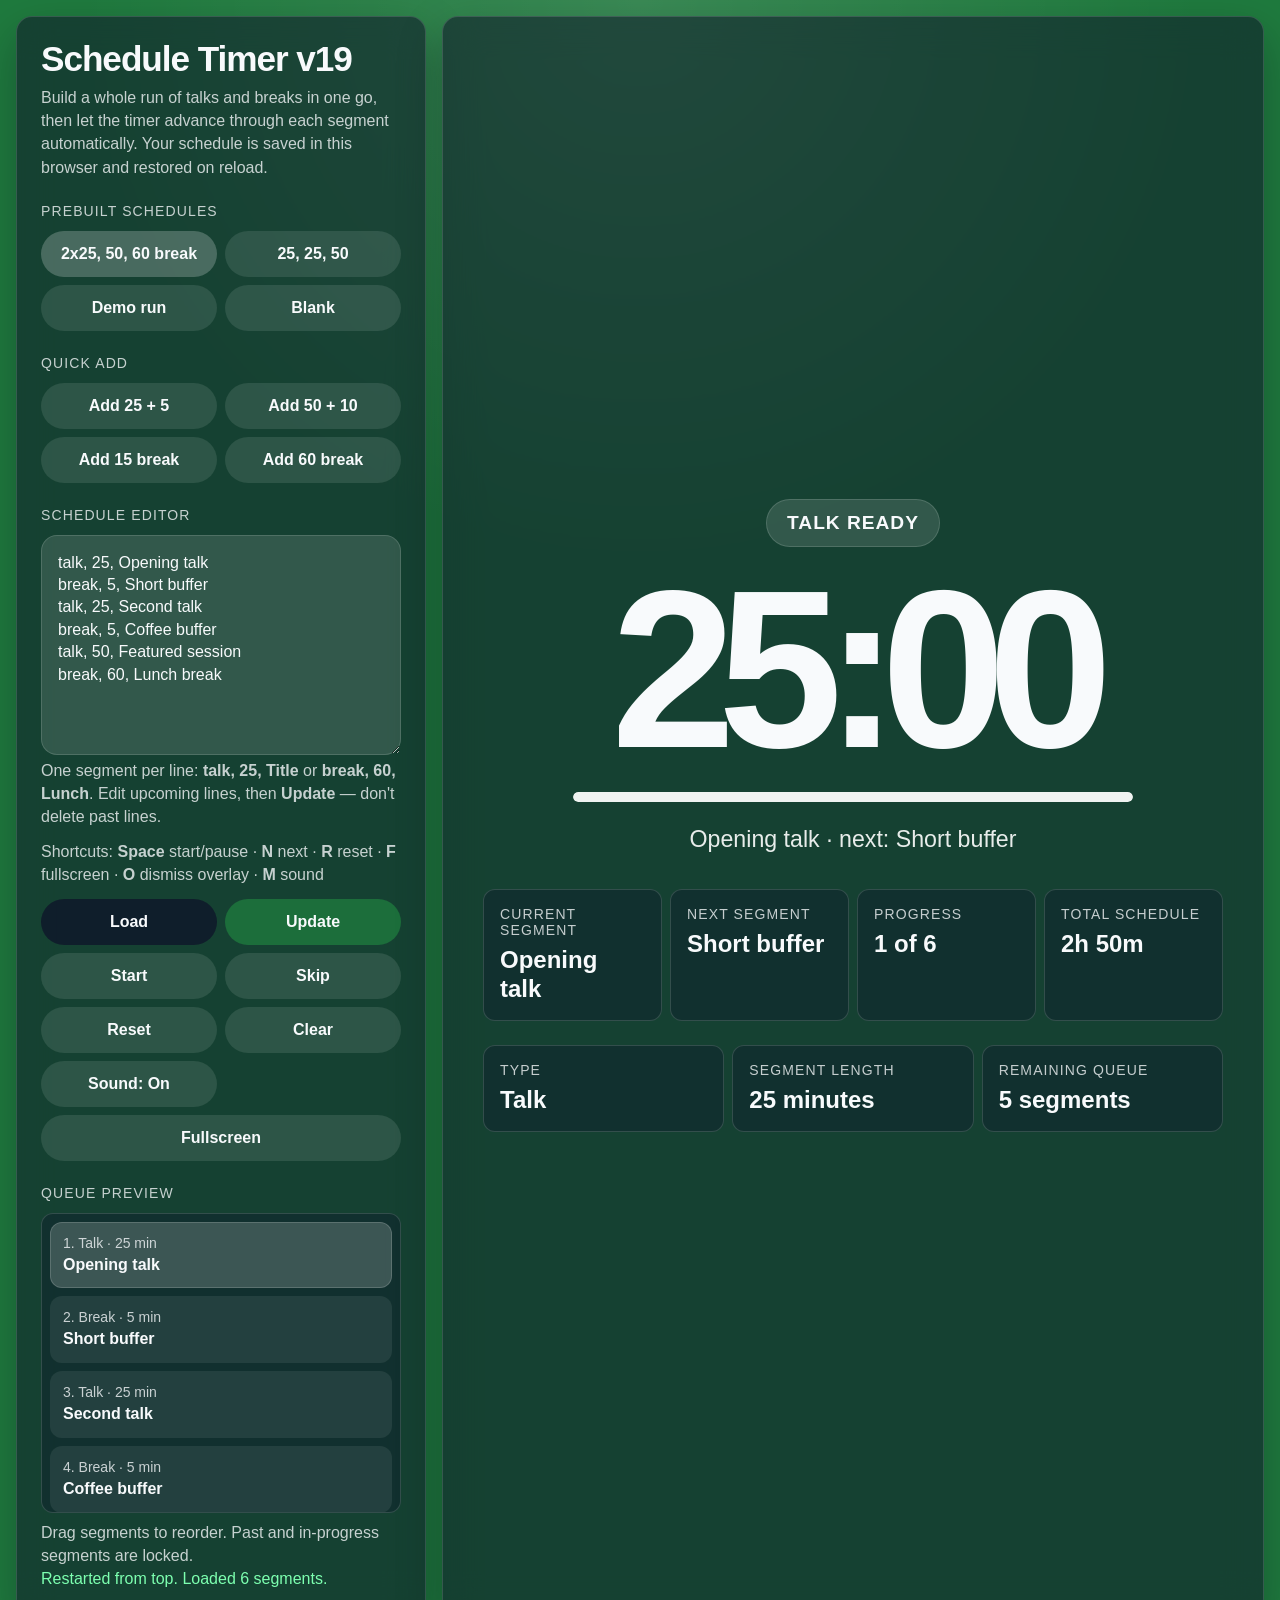
<file: index.html>
<!DOCTYPE html>
<html lang="en">
<head>
  <meta charset="UTF-8" />
  <meta name="viewport" content="width=device-width, initial-scale=1.0" />
  <meta name="color-scheme" content="dark" />
  <meta name="description" content="A conference session timer: build a run of talks and breaks, then let the countdown advance through each segment automatically." />
  <title>Conference Timer</title>
  <link href="https://api.fontshare.com/v2/css?f[]=satoshi@400,500,700,900&display=swap" rel="stylesheet">
  <link rel="stylesheet" href="styles.css">
</head>
<body class="phase-green">
  <main class="app">
    <aside class="panel" aria-label="Schedule controls">
      <section>
        <h1>Schedule Timer</h1>
        <p class="intro">Build a whole run of talks and breaks in one go, then let the timer advance through each segment automatically. Your schedule is saved in this browser and restored on reload.</p>
      </section>

      <section>
        <p class="section-label">Prebuilt schedules</p>
        <div class="preset-grid">
          <button class="schedule-preset active" data-preset="sample">2x25, 50, 60 break</button>
          <button class="schedule-preset" data-preset="standard">25, 25, 50</button>
          <button class="schedule-preset" data-preset="short-demo">Demo run</button>
          <button class="schedule-preset" data-preset="blank">Blank</button>
        </div>
      </section>

      <section>
        <p class="section-label">Quick add</p>
        <div class="quick-grid">
          <button id="add25">Add 25 + 5</button>
          <button id="add50">Add 50 + 10</button>
          <button id="addBreak15">Add 15 break</button>
          <button id="addBreak60">Add 60 break</button>
        </div>
      </section>

      <section>
        <p class="section-label">Schedule editor</p>
        <textarea id="scheduleInput" spellcheck="false"></textarea>
        <p class="helper">
          One segment per line: <strong>talk, 25, Title</strong> or <strong>break, 60, Lunch</strong>. Edit upcoming lines, then <strong>Update</strong> — don't delete past lines.
        </p>
        <p class="helper" style="margin-top: var(--space-3);">
          Shortcuts: <strong>Space</strong> start/pause · <strong>N</strong> next · <strong>R</strong> reset · <strong>F</strong> fullscreen · <strong>O</strong> dismiss overlay · <strong>M</strong> sound
        </p>
        <div class="button-grid" style="margin-top: var(--space-3);">
          <button id="loadSchedule" class="primary">Load</button>
          <button id="updateLive" class="update">Update</button>
          <button id="startPause">Start</button>
          <button id="skip">Skip</button>
          <button id="reset">Reset</button>
          <button id="clearSchedule">Clear</button>
          <button id="soundToggle">Sound: On</button>
          <button id="fullscreen" class="wide">Fullscreen</button>
        </div>
      </section>

      <section>
        <p class="section-label">Queue preview</p>
        <div id="scheduleList" class="schedule-list"></div>
        <p class="helper" style="margin-top: var(--space-2);">Drag segments to reorder. Past and in-progress segments are locked.</p>
        <p id="validationMessage" class="hint">Schedule loaded.</p>
      </section>
    </aside>

    <section class="display" aria-label="Main countdown display">
      <div class="display-inner">
        <div id="statusPill" class="status-pill">Talk ready</div>
        <p id="timeLeft" class="time" aria-live="off">25:00</p>
        <div class="progress-bar" aria-hidden="true"><div id="progressFill" class="progress-fill"></div></div>
        <div id="subline" class="subline">Opening talk · next: Short buffer</div>

        <div class="summary-grid">
          <article class="summary-card">
            <span>Current segment</span>
            <strong id="currentSegment">Opening talk</strong>
          </article>
          <article class="summary-card">
            <span>Next segment</span>
            <strong id="nextSegment">Short buffer</strong>
          </article>
          <article class="summary-card">
            <span>Progress</span>
            <strong id="progressInfo">1 of 6</strong>
          </article>
          <article class="summary-card">
            <span>Total schedule</span>
            <strong id="totalDuration">2h 50m</strong>
          </article>
        </div>

        <div class="meta-grid">
          <article class="meta-card">
            <span>Type</span>
            <strong id="segmentType">Talk</strong>
          </article>
          <article class="meta-card">
            <span>Segment length</span>
            <strong id="segmentLength">25 minutes</strong>
          </article>
          <article class="meta-card">
            <span>Remaining queue</span>
            <strong id="remainingQueue">5 segments</strong>
          </article>
        </div>
      </div>
    </section>
  </main>

  <!-- Full-screen wrap overlay (kept out of .display so position:fixed covers the viewport) -->
  <div id="wrapOverlay" class="wrap-overlay" aria-live="assertive" aria-atomic="true">
    <div class="wrap-overlay-inner">
      <div class="wrap-title">WRAP IT UP!!!</div>
      <div id="wrapTimer" class="wrap-timer">00:00</div>
          <div class="wrap-dismiss">Press O or click to dismiss</div>
    </div>
  </div>

  <script src="app.js"></script>
</body>
</html>
</file>
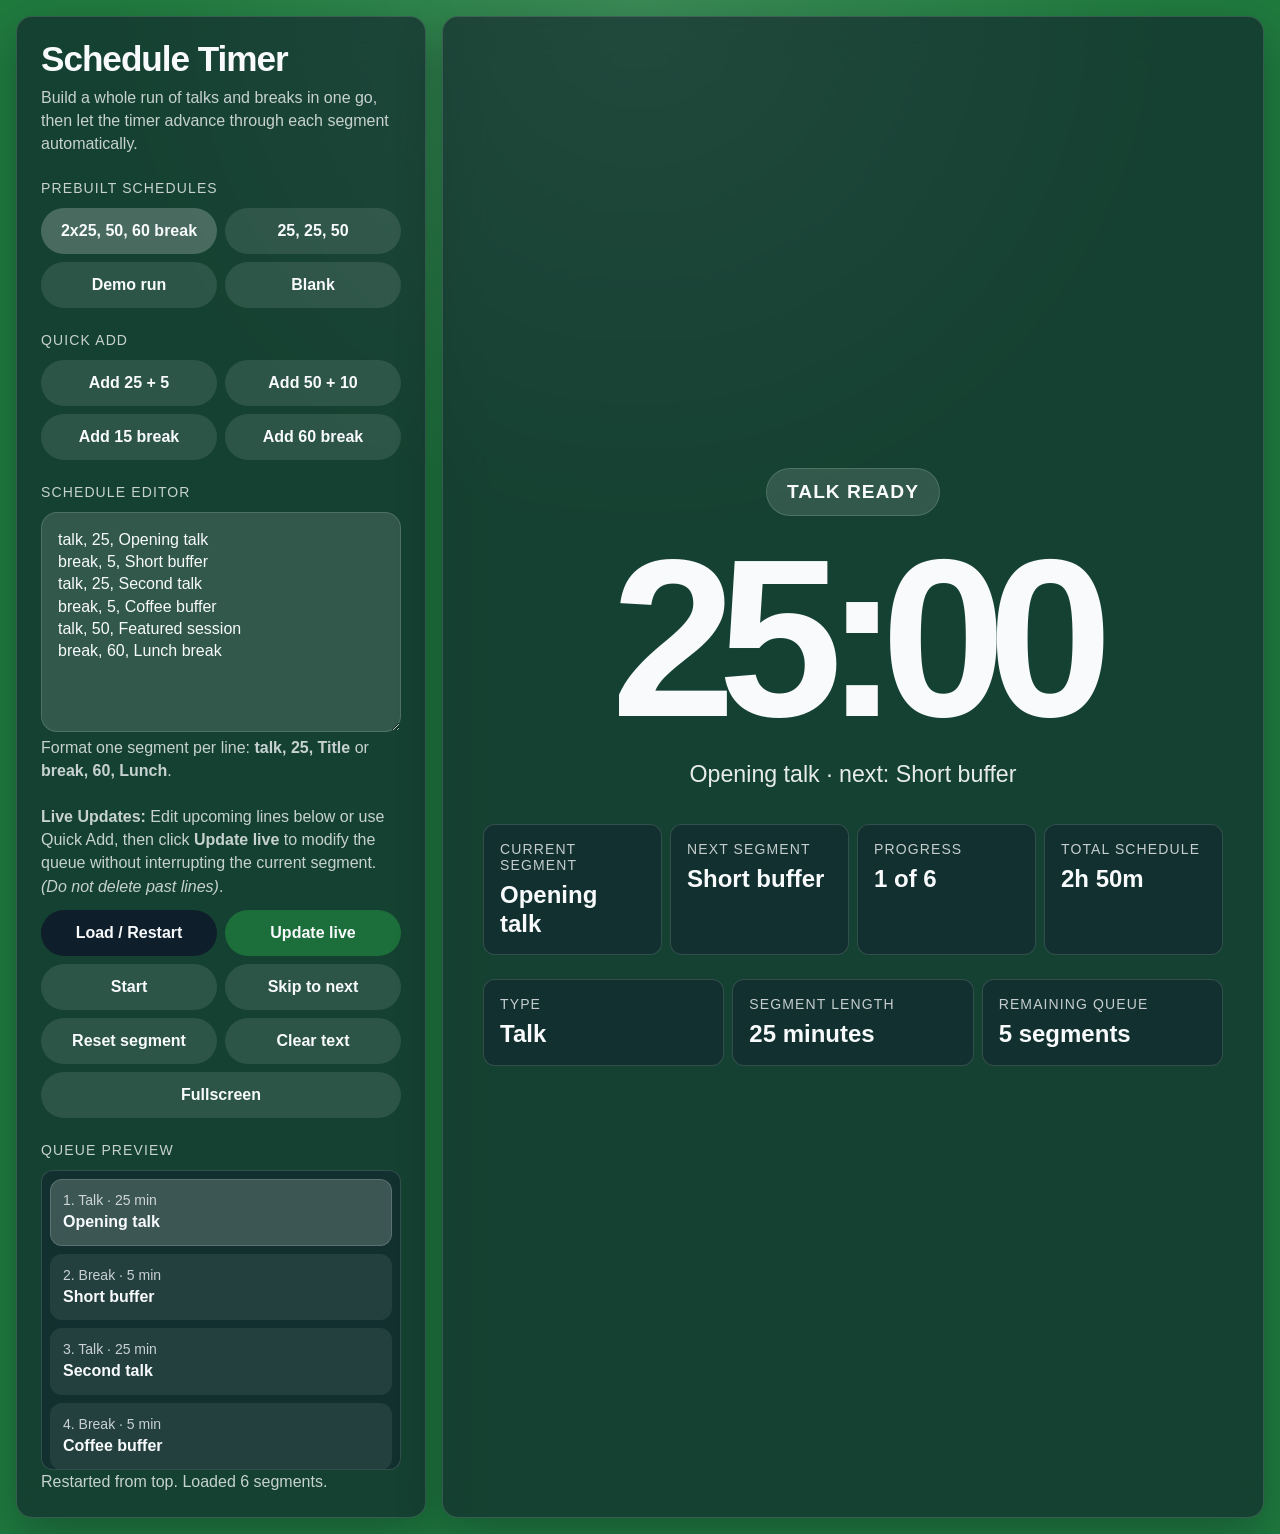
<file: archive/conference_timer_v10.html>
<!DOCTYPE html>
<html lang="en">
<head>
  <meta charset="UTF-8" />
  <meta name="viewport" content="width=device-width, initial-scale=1.0" />
  <title>Conference Session Timer Schedule</title>
  <link href="https://api.fontshare.com/v2/css?f[]=satoshi@400,500,700,900&display=swap" rel="stylesheet">
  <style>
    :root {
      --text-xs: clamp(0.75rem, 0.7rem + 0.25vw, 0.875rem);
      --text-sm: clamp(0.875rem, 0.8rem + 0.35vw, 1rem);
      --text-base: clamp(1rem, 0.95rem + 0.25vw, 1.125rem);
      --text-lg: clamp(1.125rem, 1rem + 0.75vw, 1.5rem);
      --text-xl: clamp(1.5rem, 1.2rem + 1.25vw, 2.25rem);
      --space-1: 0.25rem;
      --space-2: 0.5rem;
      --space-3: 0.75rem;
      --space-4: 1rem;
      --space-5: 1.25rem;
      --space-6: 1.5rem;
      --space-8: 2rem;
      --space-10: 2.5rem;
      --space-12: 3rem;
      --radius-md: 0.75rem;
      --radius-lg: 1rem;
      --radius-full: 9999px;
      --font-body: 'Satoshi', 'Inter', sans-serif;
      --line: rgba(255,255,255,0.14);
      --glass: rgba(15,23,42,0.38);
      --glass-strong: rgba(15,23,42,0.56);
      --text: #f8fafc;
      --muted: rgba(248,250,252,0.78);
      --green: #1f7a3e;
      --yellow: #d8a413;
      --orange: #d96b19;
      --red: #ba1e28;
      --transition: 180ms cubic-bezier(0.16, 1, 0.3, 1);
      --shadow: 0 18px 45px rgba(2, 6, 23, 0.28);
    }

    * { box-sizing: border-box; }
    html, body { margin: 0; min-height: 100%; }
    body {
      min-height: 100dvh;
      font-family: var(--font-body);
      color: var(--text);
      background: var(--green);
      transition: background 400ms ease;
      padding: var(--space-4);
    }

    body.phase-green  { background: radial-gradient(circle at top, rgba(255,255,255,0.12), transparent 32%), var(--green); }
    body.phase-yellow { background: radial-gradient(circle at top, rgba(255,255,255,0.12), transparent 32%), var(--yellow); }
    body.phase-orange { background: radial-gradient(circle at top, rgba(255,255,255,0.12), transparent 32%), var(--orange); }
    body.phase-red    { background: radial-gradient(circle at top, rgba(255,255,255,0.12), transparent 32%), var(--red); }
    body.phase-blink-a { background: var(--red); }
    body.phase-blink-b { background: var(--yellow); }

    .app {
      width: min(1280px, 100%);
      margin: 0 auto;
      display: grid;
      grid-template-columns: 410px 1fr;
      gap: var(--space-4);
      min-height: calc(100dvh - 2rem);
    }

    .panel,
    .display {
      background: var(--glass-strong);
      border: 1px solid var(--line);
      border-radius: var(--radius-lg);
      box-shadow: var(--shadow);
      backdrop-filter: blur(18px);
    }

    .panel {
      padding: var(--space-6);
      display: flex;
      flex-direction: column;
      gap: var(--space-6);
      overflow-y: auto;
    }

    h1 {
      margin: 0 0 var(--space-2);
      font-size: var(--text-xl);
      line-height: 1.05;
      font-weight: 900;
      letter-spacing: -0.03em;
    }

    .intro, .hint, .helper {
      margin: 0;
      font-size: var(--text-sm);
      color: var(--muted);
      line-height: 1.45;
    }

    .section-label {
      margin: 0 0 var(--space-3);
      font-size: var(--text-xs);
      text-transform: uppercase;
      letter-spacing: 0.08em;
      color: var(--muted);
    }

    .preset-grid, .button-grid, .quick-grid,
    .meta-grid, .summary-grid { display: grid; gap: var(--space-2); }

    .preset-grid, .button-grid, .quick-grid {
      grid-template-columns: repeat(2, minmax(0, 1fr));
    }

    button, textarea, input, select { font: inherit; color: var(--text); }

    button {
      min-height: 46px;
      border-radius: var(--radius-full);
      border: 0;
      padding: 0 var(--space-4);
      background: rgba(255,255,255,0.1);
      font-size: var(--text-sm);
      font-weight: 700;
      cursor: pointer;
      transition: transform var(--transition), background var(--transition), opacity var(--transition);
    }

    button:hover  { transform: translateY(-1px); }
    button.active { background: rgba(255,255,255,0.22); }
    button.primary { background: rgba(15,23,42,0.82); }
    button.update { background: rgba(31, 122, 62, 0.8); }
    button.update:hover { background: rgba(31, 122, 62, 1); }
    button.wide   { grid-column: 1 / -1; }

    textarea {
      width: 100%;
      min-height: 220px;
      border-radius: var(--radius-lg);
      border: 1px solid rgba(255,255,255,0.14);
      background: rgba(255,255,255,0.12);
      padding: var(--space-4);
      resize: vertical;
      line-height: 1.4;
    }

    .display {
      padding: clamp(var(--space-6), 4vw, var(--space-10));
      display: grid;
      align-items: center;
      position: relative;
      overflow: hidden;
    }

    .display-inner {
      width: 100%;
      display: grid;
      gap: var(--space-6);
      justify-items: center;
      text-align: center;
      position: relative;
    }

    .status-pill {
      min-height: 48px;
      display: inline-flex;
      align-items: center;
      justify-content: center;
      padding: 0 var(--space-5);
      border-radius: var(--radius-full);
      border: 1px solid rgba(255,255,255,0.14);
      background: rgba(255,255,255,0.12);
      font-size: clamp(1rem, 1vw + 0.9rem, 1.2rem);
      font-weight: 700;
      text-transform: uppercase;
      letter-spacing: 0.05em;
      transition: opacity 180ms ease;
    }

    .time {
      margin: 0;
      font-size: clamp(5rem, 18vw, 14rem);
      line-height: 0.88;
      letter-spacing: -0.08em;
      font-weight: 900;
      font-variant-numeric: tabular-nums lining-nums;
    }

    .subline {
      font-size: clamp(1rem, 1.2vw + 0.9rem, 1.45rem);
      color: rgba(255,255,255,0.9);
      transition: opacity 180ms ease;
    }

    .summary-grid {
      width: 100%;
      grid-template-columns: repeat(4, minmax(0, 1fr));
      margin-top: var(--space-3);
      transition: opacity 180ms ease;
    }

    .summary-card, .meta-card, .schedule-list {
      background: var(--glass);
      border: 1px solid var(--line);
      border-radius: var(--radius-md);
    }

    .summary-card, .meta-card {
      padding: var(--space-4);
      text-align: left;
    }

    .summary-card span, .meta-card span {
      display: block;
      margin-bottom: var(--space-2);
      font-size: var(--text-xs);
      text-transform: uppercase;
      letter-spacing: 0.08em;
      color: var(--muted);
    }

    .summary-card strong, .meta-card strong {
      display: block;
      font-size: var(--text-lg);
      line-height: 1.2;
    }

    .schedule-list {
      max-height: 300px;
      overflow: auto;
      padding: var(--space-2);
      display: grid;
      gap: var(--space-2);
    }

    .schedule-row {
      border-radius: var(--radius-md);
      padding: var(--space-3);
      display: grid;
      gap: var(--space-1);
      background: rgba(255,255,255,0.08);
      border: 1px solid transparent;
      text-align: left;
    }

    .schedule-row.active {
      background: rgba(255,255,255,0.18);
      border-color: rgba(255,255,255,0.16);
    }

    .schedule-row small  { color: var(--muted); font-size: var(--text-xs); }
    .schedule-row strong { font-size: var(--text-sm); line-height: 1.3; }

    .meta-grid {
      width: 100%;
      grid-template-columns: repeat(3, minmax(0, 1fr));
      transition: opacity 180ms ease;
    }

    /* ── Wrap overlay ── */
    .wrap-overlay {
      position: fixed;
      inset: 0;
      z-index: 9999;
      display: grid;
      place-items: center;
      padding: 2rem;
      background: var(--red);
      opacity: 0;
      pointer-events: none;
      transform: scale(0.98);
      transition: opacity 180ms ease, transform 180ms ease, background 180ms ease;
    }

    .wrap-overlay.visible {
      opacity: 1;
      pointer-events: auto;
      transform: scale(1);
    }

    .wrap-overlay-inner {
      text-align: center;
      max-width: 100%;
      display: flex;
      flex-direction: column;
      align-items: center;
      gap: 1.5rem;
    }

    .wrap-title {
      font-size: clamp(6rem, 18vw, 24rem);
      line-height: 0.9;
      font-weight: 900;
      letter-spacing: -0.08em;
      text-transform: uppercase;
      color: #fff;
      -webkit-text-stroke: 8px rgba(0, 0, 0, 0.35);
      text-shadow:
        0 4px 0 rgba(0, 0, 0, 0.25),
        0 0 20px rgba(0, 0, 0, 0.2),
        0 0 60px rgba(0, 0, 0, 0.2);
    }

    .wrap-timer {
      font-size: clamp(4rem, 12vw, 10rem);
      line-height: 0.9;
      font-weight: 900;
      letter-spacing: -0.08em;
      font-variant-numeric: tabular-nums lining-nums;
      color: rgba(255,255,255,0.92);
      text-shadow: 0 2px 0 rgba(0,0,0,0.2), 0 0 30px rgba(0,0,0,0.15);
    }

    .wrap-dismiss {
      font-size: clamp(0.9rem, 1.5vw, 1.2rem);
      font-weight: 700;
      letter-spacing: 0.06em;
      text-transform: uppercase;
      color: rgba(255,255,255,0.6);
    }

    body.wrap-mode .panel,
    body.wrap-mode .status-pill,
    body.wrap-mode .subline,
    body.wrap-mode .summary-grid,
    body.wrap-mode .meta-grid {
      opacity: 0.06;
      pointer-events: none;
      transition: opacity 180ms ease;
    }

    body.wrap-mode .time {
      opacity: 0.06;
      transition: opacity 180ms ease;
    }

    @media (max-width: 1080px) {
      .app { grid-template-columns: 1fr; }
      .summary-grid, .meta-grid { grid-template-columns: 1fr; }
    }

    @media (max-width: 560px) {
      .preset-grid, .button-grid, .quick-grid { grid-template-columns: 1fr; }
      textarea { min-height: 180px; }
      .wrap-title { font-size: clamp(4rem, 22vw, 10rem); }
    }
  </style>
</head>
<body class="phase-green">
  <main class="app">
    <aside class="panel" aria-label="Schedule controls">
      <section>
        <h1>Schedule Timer</h1>
        <p class="intro">Build a whole run of talks and breaks in one go, then let the timer advance through each segment automatically.</p>
      </section>

      <section>
        <p class="section-label">Prebuilt schedules</p>
        <div class="preset-grid">
          <button class="schedule-preset active" data-preset="sample">2x25, 50, 60 break</button>
          <button class="schedule-preset" data-preset="standard">25, 25, 50</button>
          <button class="schedule-preset" data-preset="short-demo">Demo run</button>
          <button class="schedule-preset" data-preset="blank">Blank</button>
        </div>
      </section>

      <section>
        <p class="section-label">Quick add</p>
        <div class="quick-grid">
          <button id="add25">Add 25 + 5</button>
          <button id="add50">Add 50 + 10</button>
          <button id="addBreak15">Add 15 break</button>
          <button id="addBreak60">Add 60 break</button>
        </div>
      </section>

      <section>
        <p class="section-label">Schedule editor</p>
        <textarea id="scheduleInput" spellcheck="false"></textarea>
        <p class="helper">
          Format one segment per line: <strong>talk, 25, Title</strong> or <strong>break, 60, Lunch</strong>.<br><br>
          <strong>Live Updates:</strong> Edit upcoming lines below or use Quick Add, then click <strong>Update live</strong> to modify the queue without interrupting the current segment. <em>(Do not delete past lines)</em>.
        </p>
        <div class="button-grid" style="margin-top: var(--space-3);">
          <button id="loadSchedule" class="primary">Load / Restart</button>
          <button id="updateLive" class="update">Update live</button>
          <button id="startPause">Start</button>
          <button id="skip">Skip to next</button>
          <button id="reset">Reset segment</button>
          <button id="clearSchedule">Clear text</button>
          <button id="fullscreen" class="wide">Fullscreen</button>
        </div>
      </section>

      <section>
        <p class="section-label">Queue preview</p>
        <div id="scheduleList" class="schedule-list"></div>
        <p id="validationMessage" class="hint">Schedule loaded.</p>
      </section>
    </aside>

    <section class="display" aria-label="Main countdown display">
      <div class="display-inner">
        <div id="statusPill" class="status-pill">Talk ready</div>
        <p id="timeLeft" class="time">25:00</p>
        <div id="subline" class="subline">Opening talk · next: Short buffer</div>

        <div class="summary-grid">
          <article class="summary-card">
            <span>Current segment</span>
            <strong id="currentSegment">Opening talk</strong>
          </article>
          <article class="summary-card">
            <span>Next segment</span>
            <strong id="nextSegment">Short buffer</strong>
          </article>
          <article class="summary-card">
            <span>Progress</span>
            <strong id="progressInfo">1 of 6</strong>
          </article>
          <article class="summary-card">
            <span>Total schedule</span>
            <strong id="totalDuration">2h 50m</strong>
          </article>
        </div>

        <div class="meta-grid">
          <article class="meta-card">
            <span>Type</span>
            <strong id="segmentType">Talk</strong>
          </article>
          <article class="meta-card">
            <span>Segment length</span>
            <strong id="segmentLength">25 minutes</strong>
          </article>
          <article class="meta-card">
            <span>Remaining queue</span>
            <strong id="remainingQueue">5 segments</strong>
          </article>
        </div>
      </div>

      <!-- Full-screen wrap overlay -->
      <div id="wrapOverlay" class="wrap-overlay" aria-live="assertive" aria-atomic="true">
        <div class="wrap-overlay-inner">
          <div class="wrap-title">WRAP IT UP!!!</div>
          <div id="wrapTimer" class="wrap-timer">00:00</div>
          <div class="wrap-dismiss">Press O to dismiss</div>
        </div>
      </div>
    </section>
  </main>

  <script>
    const PRESETS = {
      sample: [
        'talk, 25, Opening talk',
        'break, 5, Short buffer',
        'talk, 25, Second talk',
        'break, 5, Coffee buffer',
        'talk, 50, Featured session',
        'break, 60, Lunch break'
      ].join('\n'),
      standard: [
        'talk, 25, Session 1',
        'break, 5, Buffer',
        'talk, 25, Session 2',
        'break, 5, Buffer',
        'talk, 50, Session 3',
        'break, 10, Buffer'
      ].join('\n'),
      'short-demo': [
        'talk, 3, Demo talk 1',
        'break, 1, Demo break',
        'talk, 3, Demo talk 2',
        'break, 1, Demo reset',
        'talk, 5, Demo keynote',
        'break, 2, Demo wrap'
      ].join('\n'),
      blank: ''
    };

    const scheduleInput      = document.getElementById('scheduleInput');
    const loadScheduleBtn    = document.getElementById('loadSchedule');
    const updateLiveBtn      = document.getElementById('updateLive');
    const clearScheduleBtn   = document.getElementById('clearSchedule');
    const startPauseBtn      = document.getElementById('startPause');
    const resetBtn           = document.getElementById('reset');
    const skipBtn            = document.getElementById('skip');
    const fullscreenBtn      = document.getElementById('fullscreen');
    const schedulePresetBtns = [...document.querySelectorAll('.schedule-preset')];
    const add25Btn           = document.getElementById('add25');
    const add50Btn           = document.getElementById('add50');
    const addBreak15Btn      = document.getElementById('addBreak15');
    const addBreak60Btn      = document.getElementById('addBreak60');
    const statusPill         = document.getElementById('statusPill');
    const timeLeft           = document.getElementById('timeLeft');
    const wrapOverlay        = document.getElementById('wrapOverlay');
    const wrapTimerEl        = document.getElementById('wrapTimer');
    const subline            = document.getElementById('subline');
    const currentSegmentEl   = document.getElementById('currentSegment');
    const nextSegmentEl      = document.getElementById('nextSegment');
    const progressInfoEl     = document.getElementById('progressInfo');
    const totalDurationEl    = document.getElementById('totalDuration');
    const segmentTypeEl      = document.getElementById('segmentType');
    const segmentLengthEl    = document.getElementById('segmentLength');
    const remainingQueueEl   = document.getElementById('remainingQueue');
    const scheduleListEl     = document.getElementById('scheduleList');
    const validationMessageEl = document.getElementById('validationMessage');
    const body               = document.body;

    let schedule         = [];
    let currentIndex     = 0;
    let remainingSeconds = 0;
    let timerId          = null;
    let blinkState       = false;
    let overlayDismissed = false;

    function setPreset(name) {
      schedulePresetBtns.forEach(b => b.classList.toggle('active', b.dataset.preset === name));
      scheduleInput.value = PRESETS[name];
      if (name !== 'blank') loadSchedule();
      else {
        schedule = []; currentIndex = 0; remainingSeconds = 0;
        stopTimer(); render();
      }
    }

    function getTalkWarnings(minutes) {
      if (minutes === 25) return { yellow: 7*60, orange: 5*60, red: 2*60, blink: 60 };
      if (minutes === 50) return { yellow: 10*60, orange: 5*60, red: 2*60, blink: 60 };
      const total = minutes * 60;
      return {
        yellow: Math.max(3*60, Math.round(total * 0.28)),
        orange: Math.max(2*60, Math.round(total * 0.2)),
        red:    Math.max(60,   Math.round(total * 0.08)),
        blink:  Math.max(30,   Math.round(total * 0.04))
      };
    }

    function parseSchedule(text) {
      const lines = text.split('\n').map(l => l.trim()).filter(Boolean);
      if (!lines.length) throw new Error('Add at least one schedule segment.');
      return lines.map((line, index) => {
        const parts = line.split(',').map(p => p.trim());
        if (parts.length < 2) throw new Error(`Line ${index + 1} must include type and minutes.`);
        const type    = parts[0].toLowerCase();
        const minutes = Number(parts[1]);
        const title   = parts.slice(2).join(', ') || (type === 'break' ? `Break ${index+1}` : `Talk ${index+1}`);
        if (!['talk','break'].includes(type)) throw new Error(`Line ${index+1} must start with talk or break.`);
        if (!Number.isFinite(minutes) || minutes <= 0) throw new Error(`Line ${index+1} needs a valid minute value.`);
        const base = { type, title, minutes, seconds: Math.round(minutes * 60) };
        return type === 'talk' ? { ...base, warnings: getTalkWarnings(minutes) } : { ...base, warnings: null };
      });
    }

    function formatTime(totalSeconds) {
      const s = Math.max(0, totalSeconds);
      return `${String(Math.floor(s/60)).padStart(2,'0')}:${String(s%60).padStart(2,'0')}`;
    }

    function formatDuration(totalMinutes) {
      const h = Math.floor(totalMinutes/60), m = totalMinutes%60;
      if (h && m) return `${h}h ${m}m`;
      if (h) return `${h}h`;
      return `${m}m`;
    }

    function running() { return timerId !== null; }

    function stopTimer() {
      if (!running()) return;
      clearInterval(timerId);
      timerId = null;
    }

    function startTimer() {
      if (!schedule.length || running()) return;
      timerId = setInterval(tick, 1000);
      render();
    }

    function resetSegment() {
      stopTimer();
      remainingSeconds = schedule.length ? schedule[currentIndex].seconds : 0;
      blinkState = false;
      overlayDismissed = false;
      render();
    }

    function loadSchedule() {
      try {
        schedule          = parseSchedule(scheduleInput.value);
        currentIndex      = 0;
        remainingSeconds  = schedule[0].seconds;
        blinkState        = false;
        overlayDismissed  = false;
        stopTimer();
        validationMessageEl.textContent = `Restarted from top. Loaded ${schedule.length} segments.`;
        render();
      } catch (e) {
        validationMessageEl.textContent = e.message;
      }
    }

    function updateLiveSchedule() {
      if (!schedule.length) return; 
      try {
        const newParsed = parseSchedule(scheduleInput.value);
        const pastAndCurrent = schedule.slice(0, currentIndex + 1);
        const future = newParsed.slice(currentIndex + 1);
        schedule = [...pastAndCurrent, ...future];
        validationMessageEl.textContent = `Upcoming segments updated live.`;
        render();
      } catch (e) {
        validationMessageEl.textContent = `Live update failed: ${e.message}`;
      }
    }

    function clearSchedule() {
      scheduleInput.value = '';
      schedule = []; currentIndex = 0; remainingSeconds = 0;
      stopTimer();
      validationMessageEl.textContent = 'Schedule cleared.';
      render();
    }

    function appendLine(text) {
      scheduleInput.value = scheduleInput.value.trim()
        ? `${scheduleInput.value.trim()}\n${text}` : text;
    }

    function goToNextSegment() {
      if (!schedule.length) return;
      if (currentIndex < schedule.length - 1) {
        currentIndex++;
        remainingSeconds = schedule[currentIndex].seconds;
        blinkState       = false;
        overlayDismissed = false;
        render();
        return;
      }
      stopTimer();
      remainingSeconds = 0;
      render();
    }

    function tick() {
      if (remainingSeconds > 0) { remainingSeconds--; render(); return; }
      goToNextSegment();
    }

    function currentSegment() { return schedule[currentIndex] || null; }
    function nextSegment()    { return schedule[currentIndex + 1] || null; }

    function syncOverlayBlink() {
      wrapOverlay.style.background = blinkState ? 'var(--red)' : 'var(--yellow)';
    }

    function applyColors(segment) {
      body.className = '';

      if (!segment || segment.type === 'break') {
        body.classList.add('phase-green');
        body.classList.remove('wrap-mode');
        wrapOverlay.classList.remove('visible');
        return;
      }

      const w = segment.warnings;

      if (remainingSeconds <= w.blink) {
        blinkState = !blinkState;
        body.classList.add(blinkState ? 'phase-blink-a' : 'phase-blink-b');

        if (!overlayDismissed) {
          body.classList.add('wrap-mode');
          wrapOverlay.classList.add('visible');
          syncOverlayBlink();
        } else {
          body.classList.remove('wrap-mode');
          wrapOverlay.classList.remove('visible');
        }
      } else {
        body.classList.remove('wrap-mode');
        wrapOverlay.classList.remove('visible');
        overlayDismissed = false;

        if      (remainingSeconds <= w.red)     body.classList.add('phase-red');
        else if (remainingSeconds <= w.orange)  body.classList.add('phase-orange');
        else if (remainingSeconds <= w.yellow)  body.classList.add('phase-yellow');
        else                                    body.classList.add('phase-green');
      }
    }

    async function toggleFullscreen() {
      try {
        if (!document.fullscreenElement) await document.documentElement.requestFullscreen();
        else await document.exitFullscreen();
      } catch (_) {}
    }

    function renderScheduleList() {
      if (!schedule.length) {
        scheduleListEl.innerHTML = '<div class="schedule-row"><strong>No schedule loaded</strong><small>Add lines and load the schedule.</small></div>';
        return;
      }
      scheduleListEl.innerHTML = schedule.map((seg, i) => `
        <div class="schedule-row ${i === currentIndex ? 'active' : ''}">
          <small>${i+1}. ${seg.type === 'talk' ? 'Talk' : 'Break'} · ${seg.minutes} min</small>
          <strong>${seg.title}</strong>
        </div>`).join('');
    }

    function render() {
      const current = currentSegment();
      const next    = nextSegment();
      const totalMinutes = schedule.reduce((s, seg) => s + seg.minutes, 0);

      const formatted = formatTime(remainingSeconds);
      timeLeft.textContent    = formatted;
      wrapTimerEl.textContent = formatted;

      statusPill.textContent = !current
        ? 'No schedule loaded'
        : current.type === 'talk'
          ? (running() ? 'Talk in progress' : 'Talk ready')
          : (running() ? 'Break in progress' : 'Break ready');

      currentSegmentEl.textContent  = current ? current.title : '—';
      nextSegmentEl.textContent     = next ? next.title : 'End of schedule';
      progressInfoEl.textContent    = schedule.length ? `${Math.min(currentIndex+1, schedule.length)} of ${schedule.length}` : '0 of 0';
      totalDurationEl.textContent   = formatDuration(totalMinutes);
      segmentTypeEl.textContent     = current ? (current.type === 'talk' ? 'Talk' : 'Break') : '—';
      segmentLengthEl.textContent   = current ? `${current.minutes} minutes` : '—';
      remainingQueueEl.textContent  = schedule.length ? `${Math.max(schedule.length - currentIndex - 1, 0)} segments` : '0 segments';
      subline.textContent           = current ? `${current.title} · next: ${next ? next.title : 'End of schedule'}` : 'Load a schedule to begin';
      startPauseBtn.textContent     = running() ? 'Pause' : 'Start';

      applyColors(current);
      renderScheduleList();
    }

    schedulePresetBtns.forEach(b => b.addEventListener('click', () => setPreset(b.dataset.preset)));
    loadScheduleBtn.addEventListener('click', loadSchedule);
    updateLiveBtn.addEventListener('click', updateLiveSchedule);
    clearScheduleBtn.addEventListener('click', clearSchedule);
    startPauseBtn.addEventListener('click', () => running() ? (stopTimer(), render()) : startTimer());
    resetBtn.addEventListener('click', resetSegment);
    skipBtn.addEventListener('click', goToNextSegment);
    fullscreenBtn.addEventListener('click', toggleFullscreen);

    // Quick adds now auto-trigger a live update if a schedule is already running
    add25Btn.addEventListener('click', () => { appendLine('talk, 25, New 25 minute talk'); updateLiveSchedule(); });
    add50Btn.addEventListener('click', () => { appendLine('talk, 50, New 50 minute talk'); updateLiveSchedule(); });
    addBreak15Btn.addEventListener('click', () => { appendLine('break, 15, Short break'); updateLiveSchedule(); });
    addBreak60Btn.addEventListener('click', () => { appendLine('break, 60, Meal break'); updateLiveSchedule(); });

    document.addEventListener('keydown', e => {
      const tag = e.target.tagName;
      if (tag === 'INPUT' || tag === 'TEXTAREA') return;

      if (e.code === 'Space') { 
        e.preventDefault(); 
        running() ? (stopTimer(), render()) : startTimer(); 
      }
      if (e.key.toLowerCase() === 'n') goToNextSegment();
      if (e.key.toLowerCase() === 'r') resetSegment();
      if (e.key.toLowerCase() === 'f') toggleFullscreen();
      if (e.key.toLowerCase() === 'o') {
        overlayDismissed = true;
        body.classList.remove('wrap-mode');
        wrapOverlay.classList.remove('visible');
      }
    });

    setPreset('sample');
  </script>
</body>
</html>
</file>
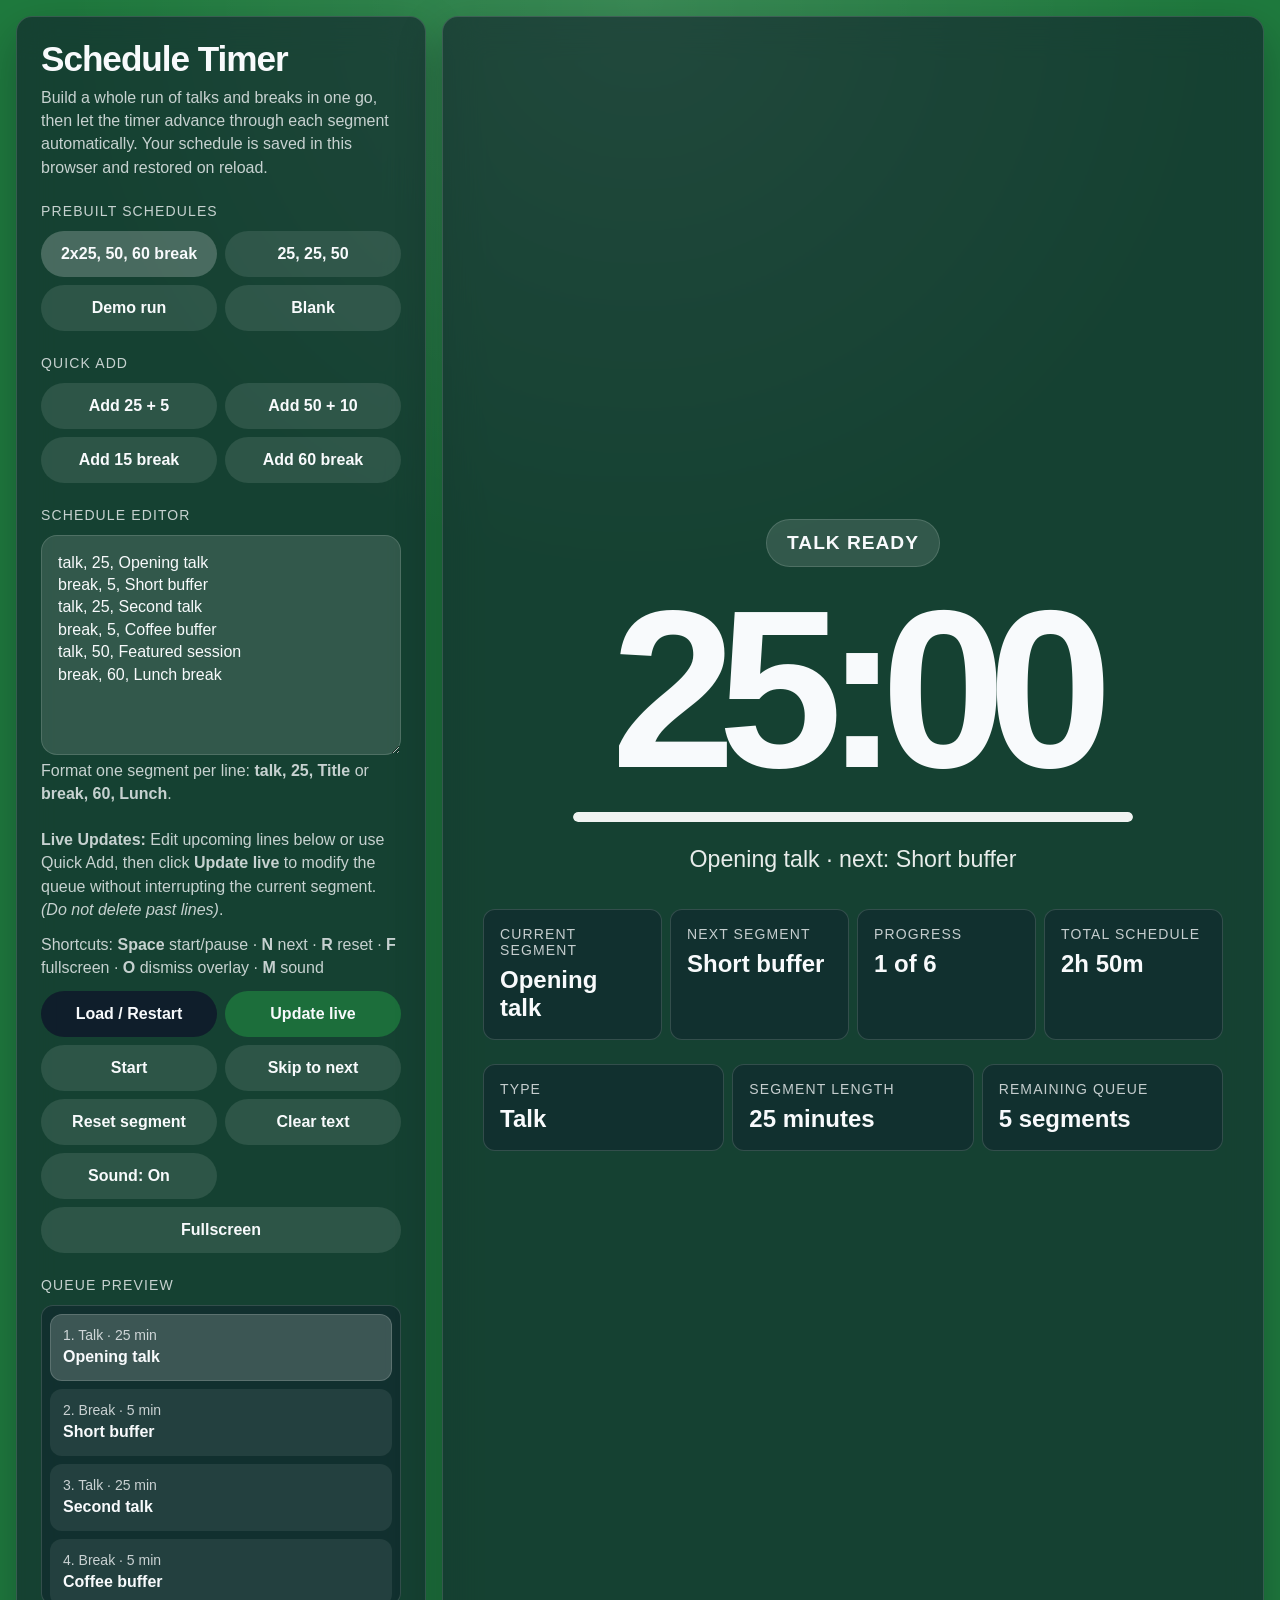
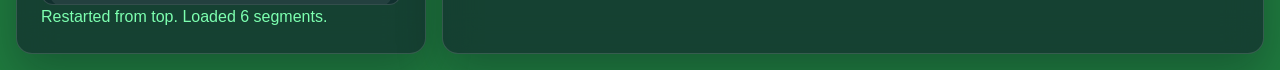
<file: archive/conference_timer_v11.html>
<!DOCTYPE html>
<html lang="en">
<head>
  <meta charset="UTF-8" />
  <meta name="viewport" content="width=device-width, initial-scale=1.0" />
  <meta name="color-scheme" content="dark" />
  <title>Conference Session Timer Schedule</title>
  <link href="https://api.fontshare.com/v2/css?f[]=satoshi@400,500,700,900&display=swap" rel="stylesheet">
  <style>
    :root {
      --text-xs: clamp(0.75rem, 0.7rem + 0.25vw, 0.875rem);
      --text-sm: clamp(0.875rem, 0.8rem + 0.35vw, 1rem);
      --text-base: clamp(1rem, 0.95rem + 0.25vw, 1.125rem);
      --text-lg: clamp(1.125rem, 1rem + 0.75vw, 1.5rem);
      --text-xl: clamp(1.5rem, 1.2rem + 1.25vw, 2.25rem);
      --space-1: 0.25rem;
      --space-2: 0.5rem;
      --space-3: 0.75rem;
      --space-4: 1rem;
      --space-5: 1.25rem;
      --space-6: 1.5rem;
      --space-8: 2rem;
      --space-10: 2.5rem;
      --space-12: 3rem;
      --radius-md: 0.75rem;
      --radius-lg: 1rem;
      --radius-full: 9999px;
      --font-body: 'Satoshi', 'Inter', sans-serif;
      --line: rgba(255,255,255,0.14);
      --glass: rgba(15,23,42,0.38);
      --glass-strong: rgba(15,23,42,0.56);
      --text: #f8fafc;
      --muted: rgba(248,250,252,0.78);
      --green: #1f7a3e;
      --yellow: #d8a413;
      --orange: #d96b19;
      --red: #ba1e28;
      --transition: 180ms cubic-bezier(0.16, 1, 0.3, 1);
      --shadow: 0 18px 45px rgba(2, 6, 23, 0.28);
    }

    * { box-sizing: border-box; }
    html, body { margin: 0; min-height: 100%; }
    body {
      min-height: 100dvh;
      font-family: var(--font-body);
      color: var(--text);
      background: var(--green);
      transition: background 400ms ease;
      padding: var(--space-4);
    }

    body.phase-green  { background: radial-gradient(circle at top, rgba(255,255,255,0.12), transparent 32%), var(--green); }
    body.phase-yellow { background: radial-gradient(circle at top, rgba(255,255,255,0.12), transparent 32%), var(--yellow); }
    body.phase-orange { background: radial-gradient(circle at top, rgba(255,255,255,0.12), transparent 32%), var(--orange); }
    body.phase-red    { background: radial-gradient(circle at top, rgba(255,255,255,0.12), transparent 32%), var(--red); }
    body.phase-blink-a { background: var(--red); }
    body.phase-blink-b { background: var(--yellow); }

    .app {
      width: min(1280px, 100%);
      margin: 0 auto;
      display: grid;
      grid-template-columns: 410px 1fr;
      gap: var(--space-4);
      min-height: calc(100dvh - 2rem);
    }

    .panel,
    .display {
      background: var(--glass-strong);
      border: 1px solid var(--line);
      border-radius: var(--radius-lg);
      box-shadow: var(--shadow);
      backdrop-filter: blur(18px);
    }

    .panel {
      padding: var(--space-6);
      display: flex;
      flex-direction: column;
      gap: var(--space-6);
      overflow-y: auto;
    }

    h1 {
      margin: 0 0 var(--space-2);
      font-size: var(--text-xl);
      line-height: 1.05;
      font-weight: 900;
      letter-spacing: -0.03em;
    }

    .intro, .hint, .helper {
      margin: 0;
      font-size: var(--text-sm);
      color: var(--muted);
      line-height: 1.45;
    }

    #validationMessage.success { color: #7dffb0; }
    #validationMessage.error   { color: #ff9d9d; }

    .section-label {
      margin: 0 0 var(--space-3);
      font-size: var(--text-xs);
      text-transform: uppercase;
      letter-spacing: 0.08em;
      color: var(--muted);
    }

    .preset-grid, .button-grid, .quick-grid,
    .meta-grid, .summary-grid { display: grid; gap: var(--space-2); }

    .preset-grid, .button-grid, .quick-grid {
      grid-template-columns: repeat(2, minmax(0, 1fr));
    }

    button, textarea, input, select { font: inherit; color: var(--text); }

    button {
      min-height: 46px;
      border-radius: var(--radius-full);
      border: 0;
      padding: 0 var(--space-4);
      background: rgba(255,255,255,0.1);
      font-size: var(--text-sm);
      font-weight: 700;
      cursor: pointer;
      transition: transform var(--transition), background var(--transition), opacity var(--transition);
    }

    button:hover  { transform: translateY(-1px); }
    button.active { background: rgba(255,255,255,0.22); }
    button.primary { background: rgba(15,23,42,0.82); }
    button.update { background: rgba(31, 122, 62, 0.8); }
    button.update:hover { background: rgba(31, 122, 62, 1); }
    button.wide   { grid-column: 1 / -1; }

    textarea {
      width: 100%;
      min-height: 220px;
      border-radius: var(--radius-lg);
      border: 1px solid rgba(255,255,255,0.14);
      background: rgba(255,255,255,0.12);
      padding: var(--space-4);
      resize: vertical;
      line-height: 1.4;
    }

    .display {
      padding: clamp(var(--space-6), 4vw, var(--space-10));
      display: grid;
      align-items: center;
      position: relative;
      overflow: hidden;
    }

    .display-inner {
      width: 100%;
      display: grid;
      gap: var(--space-6);
      justify-items: center;
      text-align: center;
      position: relative;
    }

    .status-pill {
      min-height: 48px;
      display: inline-flex;
      align-items: center;
      justify-content: center;
      padding: 0 var(--space-5);
      border-radius: var(--radius-full);
      border: 1px solid rgba(255,255,255,0.14);
      background: rgba(255,255,255,0.12);
      font-size: clamp(1rem, 1vw + 0.9rem, 1.2rem);
      font-weight: 700;
      text-transform: uppercase;
      letter-spacing: 0.05em;
      transition: opacity 180ms ease;
    }

    .time {
      margin: 0;
      font-size: clamp(5rem, 18vw, 14rem);
      line-height: 0.88;
      letter-spacing: -0.08em;
      font-weight: 900;
      font-variant-numeric: tabular-nums lining-nums;
    }

    .progress-bar {
      width: min(560px, 100%);
      height: 10px;
      border-radius: var(--radius-full);
      background: rgba(255,255,255,0.14);
      overflow: hidden;
    }

    .progress-fill {
      height: 100%;
      width: 100%;
      border-radius: var(--radius-full);
      background: rgba(255,255,255,0.92);
      transition: width 500ms linear;
    }

    .subline {
      font-size: clamp(1rem, 1.2vw + 0.9rem, 1.45rem);
      color: rgba(255,255,255,0.9);
      transition: opacity 180ms ease;
    }

    .summary-grid {
      width: 100%;
      grid-template-columns: repeat(4, minmax(0, 1fr));
      margin-top: var(--space-3);
      transition: opacity 180ms ease;
    }

    .summary-card, .meta-card, .schedule-list {
      background: var(--glass);
      border: 1px solid var(--line);
      border-radius: var(--radius-md);
    }

    .summary-card, .meta-card {
      padding: var(--space-4);
      text-align: left;
    }

    .summary-card span, .meta-card span {
      display: block;
      margin-bottom: var(--space-2);
      font-size: var(--text-xs);
      text-transform: uppercase;
      letter-spacing: 0.08em;
      color: var(--muted);
    }

    .summary-card strong, .meta-card strong {
      display: block;
      font-size: var(--text-lg);
      line-height: 1.2;
    }

    .schedule-list {
      max-height: 300px;
      overflow: auto;
      padding: var(--space-2);
      display: grid;
      gap: var(--space-2);
    }

    .schedule-row {
      border-radius: var(--radius-md);
      padding: var(--space-3);
      display: grid;
      gap: var(--space-1);
      background: rgba(255,255,255,0.08);
      border: 1px solid transparent;
      text-align: left;
    }

    .schedule-row.active {
      background: rgba(255,255,255,0.18);
      border-color: rgba(255,255,255,0.16);
    }

    .schedule-row small  { color: var(--muted); font-size: var(--text-xs); }
    .schedule-row strong { font-size: var(--text-sm); line-height: 1.3; }

    .meta-grid {
      width: 100%;
      grid-template-columns: repeat(3, minmax(0, 1fr));
      transition: opacity 180ms ease;
    }

    /* ── Wrap overlay ── */
    .wrap-overlay {
      position: fixed;
      inset: 0;
      z-index: 9999;
      display: grid;
      place-items: center;
      padding: 2rem;
      background: var(--red);
      opacity: 0;
      pointer-events: none;
      transform: scale(0.98);
      transition: opacity 180ms ease, transform 180ms ease, background 180ms ease;
    }

    .wrap-overlay.visible {
      opacity: 1;
      pointer-events: auto;
      transform: scale(1);
    }

    .wrap-overlay-inner {
      text-align: center;
      max-width: 100%;
      display: flex;
      flex-direction: column;
      align-items: center;
      gap: 1.5rem;
    }

    .wrap-title {
      font-size: clamp(6rem, 18vw, 24rem);
      line-height: 0.9;
      font-weight: 900;
      letter-spacing: -0.08em;
      text-transform: uppercase;
      color: #fff;
      -webkit-text-stroke: 8px rgba(0, 0, 0, 0.35);
      text-shadow:
        0 4px 0 rgba(0, 0, 0, 0.25),
        0 0 20px rgba(0, 0, 0, 0.2),
        0 0 60px rgba(0, 0, 0, 0.2);
    }

    .wrap-timer {
      font-size: clamp(4rem, 12vw, 10rem);
      line-height: 0.9;
      font-weight: 900;
      letter-spacing: -0.08em;
      font-variant-numeric: tabular-nums lining-nums;
      color: rgba(255,255,255,0.92);
      text-shadow: 0 2px 0 rgba(0,0,0,0.2), 0 0 30px rgba(0,0,0,0.15);
    }

    .wrap-dismiss {
      font-size: clamp(0.9rem, 1.5vw, 1.2rem);
      font-weight: 700;
      letter-spacing: 0.06em;
      text-transform: uppercase;
      color: rgba(255,255,255,0.6);
    }

    body.wrap-mode .panel,
    body.wrap-mode .status-pill,
    body.wrap-mode .subline,
    body.wrap-mode .summary-grid,
    body.wrap-mode .meta-grid {
      opacity: 0.06;
      pointer-events: none;
      transition: opacity 180ms ease;
    }

    body.wrap-mode .time,
    body.wrap-mode .progress-bar {
      opacity: 0.06;
      transition: opacity 180ms ease;
    }

    @media (max-width: 1080px) {
      .app { grid-template-columns: 1fr; }
      .summary-grid, .meta-grid { grid-template-columns: 1fr; }
    }

    @media (max-width: 560px) {
      .preset-grid, .button-grid, .quick-grid { grid-template-columns: 1fr; }
      textarea { min-height: 180px; }
      .wrap-title { font-size: clamp(4rem, 22vw, 10rem); }
    }
  </style>
</head>
<body class="phase-green">
  <main class="app">
    <aside class="panel" aria-label="Schedule controls">
      <section>
        <h1>Schedule Timer</h1>
        <p class="intro">Build a whole run of talks and breaks in one go, then let the timer advance through each segment automatically. Your schedule is saved in this browser and restored on reload.</p>
      </section>

      <section>
        <p class="section-label">Prebuilt schedules</p>
        <div class="preset-grid">
          <button class="schedule-preset active" data-preset="sample">2x25, 50, 60 break</button>
          <button class="schedule-preset" data-preset="standard">25, 25, 50</button>
          <button class="schedule-preset" data-preset="short-demo">Demo run</button>
          <button class="schedule-preset" data-preset="blank">Blank</button>
        </div>
      </section>

      <section>
        <p class="section-label">Quick add</p>
        <div class="quick-grid">
          <button id="add25">Add 25 + 5</button>
          <button id="add50">Add 50 + 10</button>
          <button id="addBreak15">Add 15 break</button>
          <button id="addBreak60">Add 60 break</button>
        </div>
      </section>

      <section>
        <p class="section-label">Schedule editor</p>
        <textarea id="scheduleInput" spellcheck="false"></textarea>
        <p class="helper">
          Format one segment per line: <strong>talk, 25, Title</strong> or <strong>break, 60, Lunch</strong>.<br><br>
          <strong>Live Updates:</strong> Edit upcoming lines below or use Quick Add, then click <strong>Update live</strong> to modify the queue without interrupting the current segment. <em>(Do not delete past lines)</em>.
        </p>
        <p class="helper" style="margin-top: var(--space-3);">
          Shortcuts: <strong>Space</strong> start/pause · <strong>N</strong> next · <strong>R</strong> reset · <strong>F</strong> fullscreen · <strong>O</strong> dismiss overlay · <strong>M</strong> sound
        </p>
        <div class="button-grid" style="margin-top: var(--space-3);">
          <button id="loadSchedule" class="primary">Load / Restart</button>
          <button id="updateLive" class="update">Update live</button>
          <button id="startPause">Start</button>
          <button id="skip">Skip to next</button>
          <button id="reset">Reset segment</button>
          <button id="clearSchedule">Clear text</button>
          <button id="soundToggle">Sound: On</button>
          <button id="fullscreen" class="wide">Fullscreen</button>
        </div>
      </section>

      <section>
        <p class="section-label">Queue preview</p>
        <div id="scheduleList" class="schedule-list"></div>
        <p id="validationMessage" class="hint">Schedule loaded.</p>
      </section>
    </aside>

    <section class="display" aria-label="Main countdown display">
      <div class="display-inner">
        <div id="statusPill" class="status-pill">Talk ready</div>
        <p id="timeLeft" class="time" aria-live="off">25:00</p>
        <div class="progress-bar" aria-hidden="true"><div id="progressFill" class="progress-fill"></div></div>
        <div id="subline" class="subline">Opening talk · next: Short buffer</div>

        <div class="summary-grid">
          <article class="summary-card">
            <span>Current segment</span>
            <strong id="currentSegment">Opening talk</strong>
          </article>
          <article class="summary-card">
            <span>Next segment</span>
            <strong id="nextSegment">Short buffer</strong>
          </article>
          <article class="summary-card">
            <span>Progress</span>
            <strong id="progressInfo">1 of 6</strong>
          </article>
          <article class="summary-card">
            <span>Total schedule</span>
            <strong id="totalDuration">2h 50m</strong>
          </article>
        </div>

        <div class="meta-grid">
          <article class="meta-card">
            <span>Type</span>
            <strong id="segmentType">Talk</strong>
          </article>
          <article class="meta-card">
            <span>Segment length</span>
            <strong id="segmentLength">25 minutes</strong>
          </article>
          <article class="meta-card">
            <span>Remaining queue</span>
            <strong id="remainingQueue">5 segments</strong>
          </article>
        </div>
      </div>

      <!-- Full-screen wrap overlay -->
      <div id="wrapOverlay" class="wrap-overlay" aria-live="assertive" aria-atomic="true">
        <div class="wrap-overlay-inner">
          <div class="wrap-title">WRAP IT UP!!!</div>
          <div id="wrapTimer" class="wrap-timer">00:00</div>
          <div class="wrap-dismiss">Press O to dismiss</div>
        </div>
      </div>
    </section>
  </main>

  <script>
    const PRESETS = {
      sample: [
        'talk, 25, Opening talk',
        'break, 5, Short buffer',
        'talk, 25, Second talk',
        'break, 5, Coffee buffer',
        'talk, 50, Featured session',
        'break, 60, Lunch break'
      ].join('\n'),
      standard: [
        'talk, 25, Session 1',
        'break, 5, Buffer',
        'talk, 25, Session 2',
        'break, 5, Buffer',
        'talk, 50, Session 3',
        'break, 10, Buffer'
      ].join('\n'),
      'short-demo': [
        'talk, 3, Demo talk 1',
        'break, 1, Demo break',
        'talk, 3, Demo talk 2',
        'break, 1, Demo reset',
        'talk, 5, Demo keynote',
        'break, 2, Demo wrap'
      ].join('\n'),
      blank: ''
    };

    const STORAGE_KEY = 'conferenceTimer.v11';

    const scheduleInput      = document.getElementById('scheduleInput');
    const loadScheduleBtn    = document.getElementById('loadSchedule');
    const updateLiveBtn      = document.getElementById('updateLive');
    const clearScheduleBtn   = document.getElementById('clearSchedule');
    const startPauseBtn      = document.getElementById('startPause');
    const resetBtn           = document.getElementById('reset');
    const skipBtn            = document.getElementById('skip');
    const fullscreenBtn      = document.getElementById('fullscreen');
    const soundBtn           = document.getElementById('soundToggle');
    const schedulePresetBtns = [...document.querySelectorAll('.schedule-preset')];
    const add25Btn           = document.getElementById('add25');
    const add50Btn           = document.getElementById('add50');
    const addBreak15Btn      = document.getElementById('addBreak15');
    const addBreak60Btn      = document.getElementById('addBreak60');
    const statusPill         = document.getElementById('statusPill');
    const timeLeft           = document.getElementById('timeLeft');
    const progressFill       = document.getElementById('progressFill');
    const wrapOverlay        = document.getElementById('wrapOverlay');
    const wrapTimerEl        = document.getElementById('wrapTimer');
    const subline            = document.getElementById('subline');
    const currentSegmentEl   = document.getElementById('currentSegment');
    const nextSegmentEl      = document.getElementById('nextSegment');
    const progressInfoEl     = document.getElementById('progressInfo');
    const totalDurationEl    = document.getElementById('totalDuration');
    const segmentTypeEl      = document.getElementById('segmentType');
    const segmentLengthEl    = document.getElementById('segmentLength');
    const remainingQueueEl   = document.getElementById('remainingQueue');
    const scheduleListEl     = document.getElementById('scheduleList');
    const validationMessageEl = document.getElementById('validationMessage');
    const body               = document.body;

    let schedule          = [];
    let currentIndex      = 0;
    let remainingSeconds  = 0;
    let timerRunning      = false;
    let timerId           = null;
    let deadline          = 0;
    let blinkState        = false;
    let overlayDismissed  = false;
    let scheduleComplete  = false;
    let soundMuted        = false;
    let alertedPhase      = 'green';

    const PHASE_RANK = { green: 0, yellow: 1, orange: 2, red: 3, blink: 4 };

    /* ── Feedback helpers ── */

    function setMessage(text, type) {
      validationMessageEl.textContent = text;
      validationMessageEl.classList.toggle('success', type === 'success');
      validationMessageEl.classList.toggle('error', type === 'error');
    }

    function escapeHtml(str) {
      return String(str).replace(/[&<>"']/g, c => ({
        '&': '&amp;', '<': '&lt;', '>': '&gt;', '"': '&quot;', "'": '&#39;'
      }[c]));
    }

    /* ── Persistence ── */

    function persist() {
      try {
        localStorage.setItem(STORAGE_KEY, JSON.stringify({
          text: scheduleInput.value,
          index: currentIndex,
          muted: soundMuted
        }));
      } catch (_) {}
    }

    function restore() {
      try {
        const raw = localStorage.getItem(STORAGE_KEY);
        if (!raw) return false;
        const data = JSON.parse(raw);
        if (typeof data.muted === 'boolean') soundMuted = data.muted;
        updateSoundBtn();
        if (typeof data.text === 'string' && data.text.trim()) {
          scheduleInput.value = data.text;
          schedule = parseSchedule(data.text);
          currentIndex = Math.min(Math.max(data.index ?? 0, 0), Math.max(schedule.length - 1, 0));
          remainingSeconds = schedule[currentIndex].seconds;
          schedulePresetBtns.forEach(b => b.classList.remove('active'));
          render();
          setMessage(`Restored saved schedule (${schedule.length} segments).`, 'success');
          return true;
        }
      } catch (_) {}
      return false;
    }

    /* ── Schedule parsing ── */

    function getTalkWarnings(minutes) {
      if (minutes === 25) return { yellow: 7*60, orange: 5*60, red: 2*60, blink: 60 };
      if (minutes === 50) return { yellow: 10*60, orange: 5*60, red: 2*60, blink: 60 };
      const total = minutes * 60;
      return {
        yellow: Math.max(3*60, Math.round(total * 0.28)),
        orange: Math.max(2*60, Math.round(total * 0.2)),
        red:    Math.max(60,   Math.round(total * 0.08)),
        blink:  Math.max(30,   Math.round(total * 0.04))
      };
    }

    function parseSchedule(text) {
      const lines = text.split('\n').map(l => l.trim()).filter(Boolean);
      if (!lines.length) throw new Error('Add at least one schedule segment.');
      return lines.map((line, index) => {
        const parts = line.split(',').map(p => p.trim());
        if (parts.length < 2) throw new Error(`Line ${index + 1} must include type and minutes.`);
        const type    = parts[0].toLowerCase();
        const minutes = Number(parts[1]);
        const title   = parts.slice(2).join(', ') || (type === 'break' ? `Break ${index+1}` : `Talk ${index+1}`);
        if (!['talk','break'].includes(type)) throw new Error(`Line ${index + 1} must start with talk or break.`);
        if (!Number.isFinite(minutes) || minutes <= 0) throw new Error(`Line ${index + 1} needs a valid minute value.`);
        const base = { type, title, minutes, seconds: Math.round(minutes * 60) };
        return type === 'talk' ? { ...base, warnings: getTalkWarnings(minutes) } : { ...base, warnings: null };
      });
    }

    /* ── Formatting ── */

    function formatTime(totalSeconds) {
      const s = Math.max(0, Math.floor(totalSeconds));
      const h = Math.floor(s / 3600);
      const m = Math.floor((s % 3600) / 60);
      const sec = s % 60;
      if (h) return `${h}:${String(m).padStart(2,'0')}:${String(sec).padStart(2,'0')}`;
      return `${String(m).padStart(2,'0')}:${String(sec).padStart(2,'0')}`;
    }

    function formatDuration(totalMinutes) {
      const h = Math.floor(totalMinutes/60), m = totalMinutes%60;
      if (h && m) return `${h}h ${m}m`;
      if (h) return `${h}h`;
      return `${m}m`;
    }

    /* ── Timer control ── */

    function running() { return timerRunning; }

    function stopTimer() {
      timerRunning = false;
      deadline = 0;
      if (timerId !== null) { clearInterval(timerId); timerId = null; }
    }

    function startTimer() {
      if (scheduleComplete) {
        setMessage('Schedule complete — use Load / Restart.', 'error');
        return;
      }
      if (!schedule.length || running()) return;
      if (remainingSeconds <= 0) {
        goToNextSegment();
        if (!schedule.length || scheduleComplete) return;
      }
      timerRunning = true;
      deadline = performance.now() + remainingSeconds * 1000;
      if (timerId === null) timerId = setInterval(tick, 1000);
      render();
    }

    function pauseTimer() {
      if (!timerRunning) return;
      remainingSeconds = Math.max(0, Math.ceil((deadline - performance.now()) / 1000));
      stopTimer();
      render();
    }

    function tick() {
      if (!timerRunning) return;
      const now = performance.now();
      if (now >= deadline) {
        remainingSeconds = 0;
        updateTimerUI();
        finishSegment();
        return;
      }
      const fresh = Math.ceil((deadline - now) / 1000);
      if (fresh !== remainingSeconds) {
        remainingSeconds = fresh;
        updateTimerUI();
      }
      alertForPhase(colorPhase(currentSegment()));
    }

    function finishSegment() {
      playChime();
      goToNextSegment();
    }

    function goToNextSegment() {
      if (!schedule.length) return;
      if (currentIndex < schedule.length - 1) {
        currentIndex++;
        remainingSeconds = schedule[currentIndex].seconds;
        blinkState = false;
        overlayDismissed = false;
        scheduleComplete = false;
        alertedPhase = 'green';
        if (timerRunning) deadline = performance.now() + remainingSeconds * 1000;
        render();
        return;
      }
      stopTimer();
      remainingSeconds = 0;
      scheduleComplete = true;
      render();
    }

    function resetSegment() {
      if (!schedule.length) return;
      const wasRunning = timerRunning;
      stopTimer();
      remainingSeconds = schedule[currentIndex].seconds;
      blinkState = false;
      overlayDismissed = false;
      scheduleComplete = false;
      alertedPhase = 'green';
      render();
      if (wasRunning) startTimer();
    }

    /* ── Schedule actions ── */

    function setPreset(name) {
      schedulePresetBtns.forEach(b => b.classList.toggle('active', b.dataset.preset === name));
      scheduleInput.value = PRESETS[name];
      if (name !== 'blank') loadSchedule();
      else {
        schedule = []; currentIndex = 0; remainingSeconds = 0; scheduleComplete = false;
        stopTimer(); render();
        setMessage('Schedule cleared — use quick add or write your own.', 'success');
      }
    }

    function loadSchedule() {
      try {
        schedule          = parseSchedule(scheduleInput.value);
        currentIndex      = 0;
        remainingSeconds  = schedule[0].seconds;
        blinkState        = false;
        overlayDismissed  = false;
        scheduleComplete  = false;
        alertedPhase      = 'green';
        stopTimer();
        setMessage(`Restarted from top. Loaded ${schedule.length} segments.`, 'success');
        render();
      } catch (e) {
        setMessage(e.message, 'error');
      }
    }

    function updateLiveSchedule() {
      if (!schedule.length) {
        setMessage('Nothing to update yet — load or quick-add a schedule first.', 'error');
        return;
      }
      try {
        const newParsed = parseSchedule(scheduleInput.value);
        const pastAndCurrent = schedule.slice(0, currentIndex + 1);
        const future = newParsed.slice(currentIndex + 1);
        schedule = [...pastAndCurrent, ...future];
        if (future.length) scheduleComplete = false;
        setMessage('Upcoming segments updated live.', 'success');
        render();
      } catch (e) {
        setMessage(`Live update failed: ${e.message}`, 'error');
      }
    }

    function clearSchedule() {
      scheduleInput.value = '';
      schedule = []; currentIndex = 0; remainingSeconds = 0; scheduleComplete = false;
      stopTimer();
      setMessage('Schedule cleared.', 'success');
      render();
    }

    function appendLine(text) {
      scheduleInput.value = scheduleInput.value.trim()
        ? `${scheduleInput.value.trim()}\n${text}` : text;
    }

    function quickAdd(line) {
      appendLine(line);
      if (schedule.length === 0) loadSchedule();
      else updateLiveSchedule();
    }

    /* ── Audio ── */

    let audioCtx = null;

    function ensureAudio() {
      if (soundMuted) return null;
      const AC = window.AudioContext || window.webkitAudioContext;
      if (!AC) return null;
      if (!audioCtx) audioCtx = new AC();
      if (audioCtx.state === 'suspended') audioCtx.resume();
      return audioCtx;
    }

    function beep(freq, dur, delay = 0, gain = 0.2) {
      const ctx = ensureAudio();
      if (!ctx) return;
      const t = ctx.currentTime + delay;
      const osc = ctx.createOscillator();
      const g = ctx.createGain();
      osc.type = 'sine';
      osc.frequency.value = freq;
      g.gain.setValueAtTime(gain, t);
      g.gain.exponentialRampToValueAtTime(0.0001, t + dur);
      osc.connect(g).connect(ctx.destination);
      osc.start(t);
      osc.stop(t + dur + 0.02);
    }

    function playChime() {
      beep(660, 0.15);
      beep(880, 0.25, 0.15);
    }

    function toggleSound() {
      soundMuted = !soundMuted;
      updateSoundBtn();
      persist();
      if (!soundMuted) beep(880, 0.12);
    }

    function updateSoundBtn() {
      soundBtn.textContent = soundMuted ? 'Sound: Off' : 'Sound: On';
      soundBtn.classList.toggle('active', !soundMuted);
      soundBtn.setAttribute('aria-pressed', String(!soundMuted));
    }

    /* ── Phase colors ── */

    function colorPhase(segment) {
      if (!segment || segment.type === 'break') return 'green';
      const w = segment.warnings;
      if (remainingSeconds <= w.blink) return 'blink';
      if (remainingSeconds <= w.red) return 'red';
      if (remainingSeconds <= w.orange) return 'orange';
      if (remainingSeconds <= w.yellow) return 'yellow';
      return 'green';
    }

    function alertForPhase(phase) {
      if (soundMuted) return;
      if (PHASE_RANK[phase] > PHASE_RANK[alertedPhase]) {
        if (phase === 'yellow') beep(440, 0.15);
        else if (phase === 'orange') { beep(523, 0.12); beep(659, 0.12, 0.15); }
        else if (phase === 'red') { beep(659, 0.12); beep(659, 0.12, 0.15); beep(659, 0.12, 0.3); }
        alertedPhase = phase;
      }
      if (phase === 'blink') beep(1200, 0.06);
    }

    function syncOverlayBlink() {
      wrapOverlay.style.background = blinkState ? 'var(--red)' : 'var(--yellow)';
    }

    function applyColors(segment) {
      body.className = '';
      if (scheduleComplete || !segment || segment.type === 'break') {
        body.classList.add('phase-green');
        body.classList.remove('wrap-mode');
        wrapOverlay.classList.remove('visible');
        return;
      }
      const phase = colorPhase(segment);

      if (phase === 'blink') {
        blinkState = !blinkState;
        body.classList.add(blinkState ? 'phase-blink-a' : 'phase-blink-b');
        if (!overlayDismissed) {
          body.classList.add('wrap-mode');
          wrapOverlay.classList.add('visible');
          syncOverlayBlink();
        } else {
          body.classList.remove('wrap-mode');
          wrapOverlay.classList.remove('visible');
        }
      } else {
        body.classList.remove('wrap-mode');
        wrapOverlay.classList.remove('visible');
        overlayDismissed = false;
        body.classList.add(phase === 'green' ? 'phase-green' : `phase-${phase}`);
      }
    }

    /* ── Rendering ── */

    function renderScheduleList() {
      if (!schedule.length) {
        scheduleListEl.innerHTML = '<div class="schedule-row"><strong>No schedule loaded</strong><small>Add lines and load the schedule.</small></div>';
        return;
      }
      scheduleListEl.innerHTML = schedule.map((seg, i) => `
        <div class="schedule-row ${i === currentIndex ? 'active' : ''}">
          <small>${i+1}. ${seg.type === 'talk' ? 'Talk' : 'Break'} · ${seg.minutes} min</small>
          <strong>${escapeHtml(seg.title)}</strong>
        </div>`).join('');
    }

    function updateTimerUI() {
      const current = currentSegment();
      const formatted = formatTime(remainingSeconds);

      timeLeft.textContent    = formatted;
      wrapTimerEl.textContent = formatted;
      document.title = `${formatted} · Conference Session Timer`;

      progressFill.style.width = current && current.seconds > 0
        ? `${Math.max(0, Math.min(100, (remainingSeconds / current.seconds) * 100))}%`
        : '0%';
    }

    function updateSummaryUI() {
      const current = currentSegment();
      const next    = nextSegment();
      const totalMinutes = schedule.reduce((s, seg) => s + seg.minutes, 0);

      let status;
      if (scheduleComplete) status = 'Schedule complete';
      else if (!current) status = 'No schedule loaded';
      else status = current.type === 'talk'
        ? (running() ? 'Talk in progress' : 'Talk ready')
        : (running() ? 'Break in progress' : 'Break ready');

      statusPill.textContent = status;
      currentSegmentEl.textContent  = current ? current.title : '—';
      nextSegmentEl.textContent     = next ? next.title : 'End of schedule';
      progressInfoEl.textContent    = schedule.length ? `${Math.min(currentIndex+1, schedule.length)} of ${schedule.length}` : '0 of 0';
      totalDurationEl.textContent   = formatDuration(totalMinutes);
      segmentTypeEl.textContent     = current ? (current.type === 'talk' ? 'Talk' : 'Break') : '—';
      segmentLengthEl.textContent   = current ? `${current.minutes} minutes` : '—';
      remainingQueueEl.textContent  = schedule.length ? `${Math.max(schedule.length - currentIndex - 1, 0)} segments` : '0 segments';
      subline.textContent           = current ? `${current.title} · next: ${next ? next.title : 'End of schedule'}` : 'Load a schedule to begin';
      startPauseBtn.textContent     = running() ? 'Pause' : 'Start';
    }

    function render() {
      updateTimerUI();
      updateSummaryUI();
      applyColors(currentSegment());
      renderScheduleList();
      persist();
    }

    /* ── Helpers for events ── */

    function currentSegment() { return schedule[currentIndex] || null; }
    function nextSegment()    { return schedule[currentIndex + 1] || null; }

    async function toggleFullscreen() {
      try {
        if (!document.fullscreenElement) await document.documentElement.requestFullscreen();
        else await document.exitFullscreen();
      } catch (_) {}
    }

    /* ── Event wiring ── */

    schedulePresetBtns.forEach(b => b.addEventListener('click', () => setPreset(b.dataset.preset)));
    loadScheduleBtn.addEventListener('click', loadSchedule);
    updateLiveBtn.addEventListener('click', updateLiveSchedule);
    clearScheduleBtn.addEventListener('click', clearSchedule);
    startPauseBtn.addEventListener('click', () => running() ? pauseTimer() : startTimer());
    resetBtn.addEventListener('click', resetSegment);
    skipBtn.addEventListener('click', goToNextSegment);
    fullscreenBtn.addEventListener('click', toggleFullscreen);
    soundBtn.addEventListener('click', toggleSound);

    add25Btn.addEventListener('click', () => quickAdd('talk, 25, New 25 minute talk'));
    add50Btn.addEventListener('click', () => quickAdd('talk, 50, New 50 minute talk'));
    addBreak15Btn.addEventListener('click', () => quickAdd('break, 15, Short break'));
    addBreak60Btn.addEventListener('click', () => quickAdd('break, 60, Meal break'));

    document.addEventListener('keydown', e => {
      const tag = e.target.tagName;
      if (tag === 'INPUT' || tag === 'TEXTAREA' || tag === 'BUTTON' || tag === 'SELECT') return;

      if (e.code === 'Space') {
        e.preventDefault();
        running() ? pauseTimer() : startTimer();
      }
      if (e.key.toLowerCase() === 'n') goToNextSegment();
      if (e.key.toLowerCase() === 'r') resetSegment();
      if (e.key.toLowerCase() === 'f') toggleFullscreen();
      if (e.key.toLowerCase() === 'm') toggleSound();
      if (e.key.toLowerCase() === 'o') {
        overlayDismissed = true;
        body.classList.remove('wrap-mode');
        wrapOverlay.classList.remove('visible');
      }
    });

    if (!restore()) setPreset('sample');
  </script>
</body>
</html>
</file>
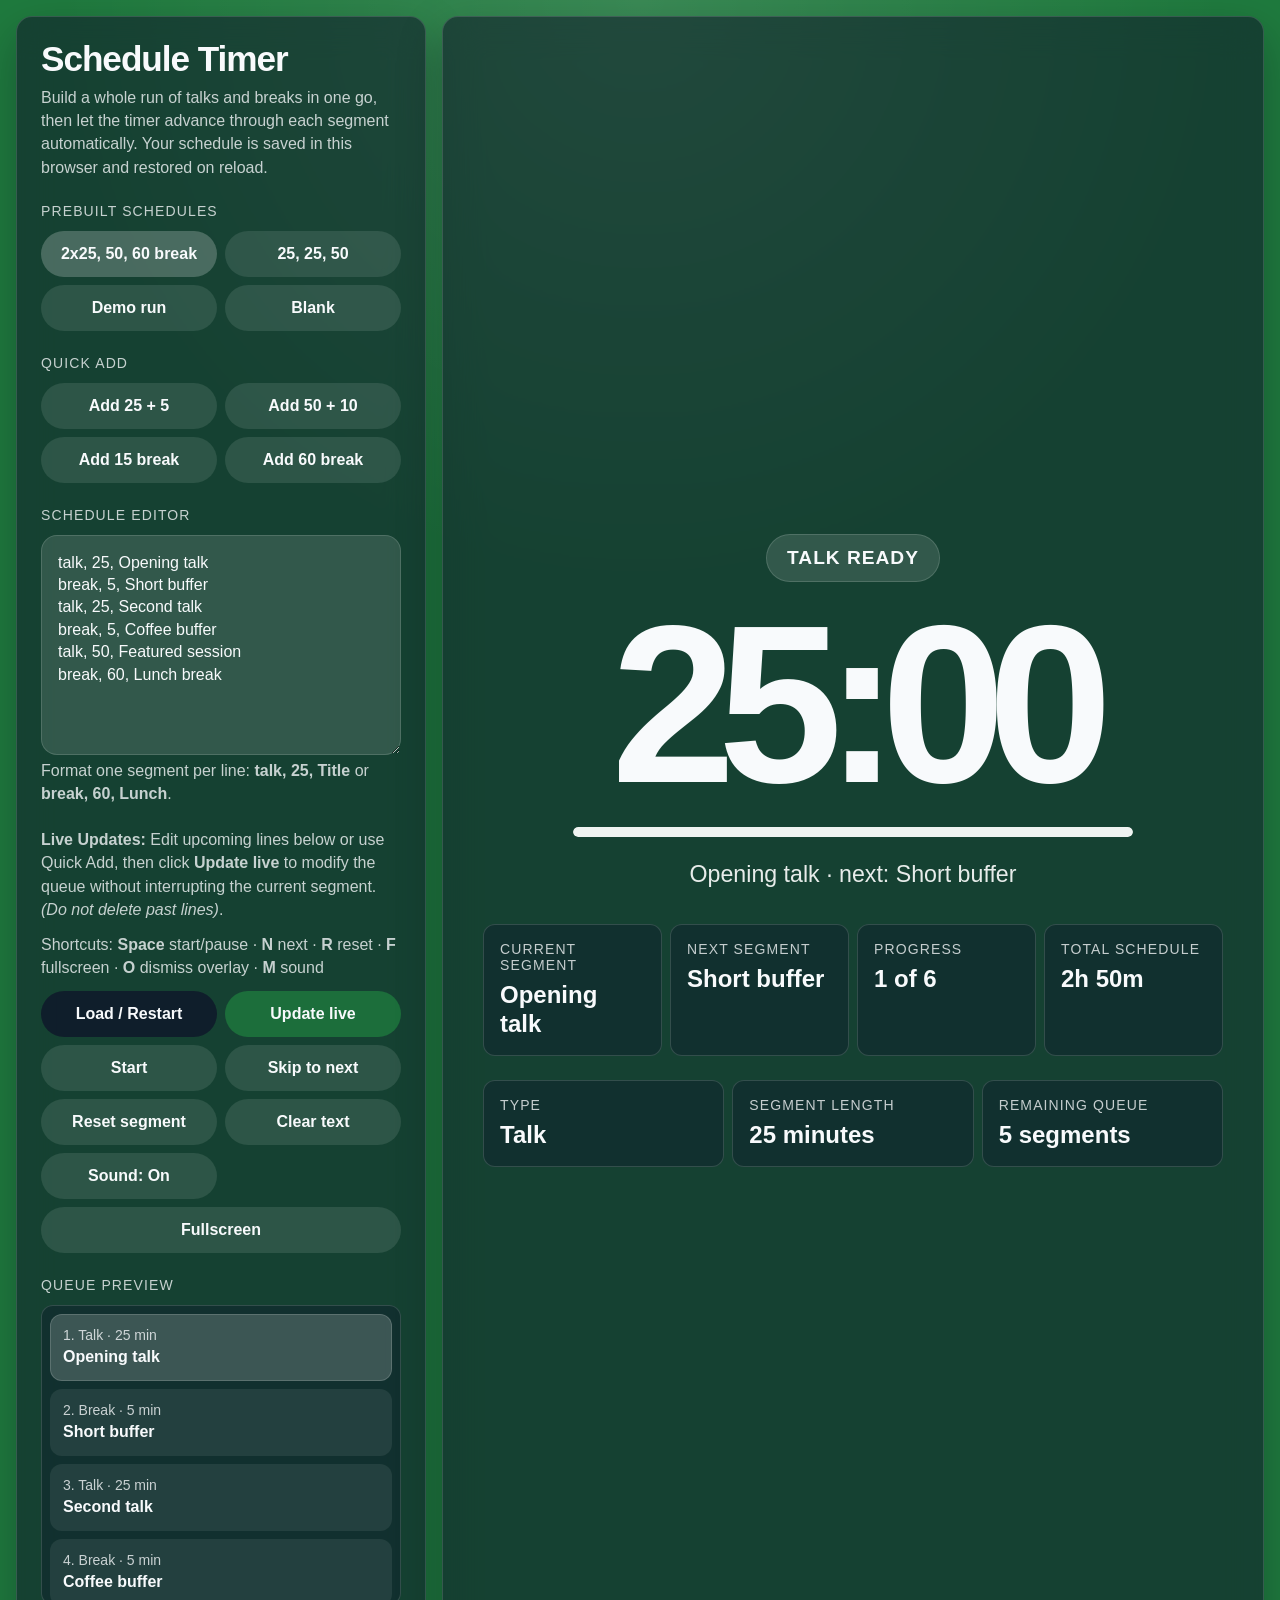
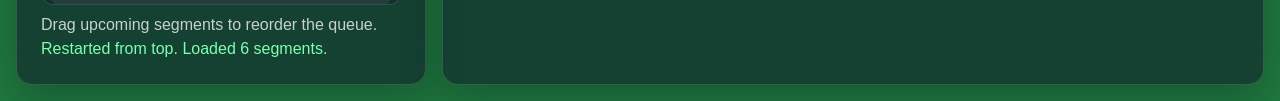
<file: archive/conference_timer_v12.html>
<!DOCTYPE html>
<html lang="en">
<head>
  <meta charset="UTF-8" />
  <meta name="viewport" content="width=device-width, initial-scale=1.0" />
  <meta name="color-scheme" content="dark" />
  <title>Conference Session Timer Schedule</title>
  <link href="https://api.fontshare.com/v2/css?f[]=satoshi@400,500,700,900&display=swap" rel="stylesheet">
  <style>
    :root {
      --text-xs: clamp(0.75rem, 0.7rem + 0.25vw, 0.875rem);
      --text-sm: clamp(0.875rem, 0.8rem + 0.35vw, 1rem);
      --text-base: clamp(1rem, 0.95rem + 0.25vw, 1.125rem);
      --text-lg: clamp(1.125rem, 1rem + 0.75vw, 1.5rem);
      --text-xl: clamp(1.5rem, 1.2rem + 1.25vw, 2.25rem);
      --space-1: 0.25rem;
      --space-2: 0.5rem;
      --space-3: 0.75rem;
      --space-4: 1rem;
      --space-5: 1.25rem;
      --space-6: 1.5rem;
      --space-8: 2rem;
      --space-10: 2.5rem;
      --space-12: 3rem;
      --radius-md: 0.75rem;
      --radius-lg: 1rem;
      --radius-full: 9999px;
      --font-body: 'Satoshi', 'Inter', sans-serif;
      --line: rgba(255,255,255,0.14);
      --glass: rgba(15,23,42,0.38);
      --glass-strong: rgba(15,23,42,0.56);
      --text: #f8fafc;
      --muted: rgba(248,250,252,0.78);
      --green: #1f7a3e;
      --yellow: #d8a413;
      --orange: #d96b19;
      --red: #ba1e28;
      --transition: 180ms cubic-bezier(0.16, 1, 0.3, 1);
      --shadow: 0 18px 45px rgba(2, 6, 23, 0.28);
    }

    * { box-sizing: border-box; }
    html, body { margin: 0; min-height: 100%; }
    body {
      min-height: 100dvh;
      font-family: var(--font-body);
      color: var(--text);
      background: var(--green);
      transition: background 400ms ease;
      padding: var(--space-4);
    }

    body.phase-green  { background: radial-gradient(circle at top, rgba(255,255,255,0.12), transparent 32%), var(--green); }
    body.phase-yellow { background: radial-gradient(circle at top, rgba(255,255,255,0.12), transparent 32%), var(--yellow); }
    body.phase-orange { background: radial-gradient(circle at top, rgba(255,255,255,0.12), transparent 32%), var(--orange); }
    body.phase-red    { background: radial-gradient(circle at top, rgba(255,255,255,0.12), transparent 32%), var(--red); }
    body.phase-blink-a { background: var(--red); }
    body.phase-blink-b { background: var(--yellow); }

    .app {
      width: min(1280px, 100%);
      margin: 0 auto;
      display: grid;
      grid-template-columns: 410px 1fr;
      gap: var(--space-4);
      min-height: calc(100dvh - 2rem);
    }

    .panel,
    .display {
      background: var(--glass-strong);
      border: 1px solid var(--line);
      border-radius: var(--radius-lg);
      box-shadow: var(--shadow);
      backdrop-filter: blur(18px);
    }

    .panel {
      padding: var(--space-6);
      display: flex;
      flex-direction: column;
      gap: var(--space-6);
      overflow-y: auto;
    }

    h1 {
      margin: 0 0 var(--space-2);
      font-size: var(--text-xl);
      line-height: 1.05;
      font-weight: 900;
      letter-spacing: -0.03em;
    }

    .intro, .hint, .helper {
      margin: 0;
      font-size: var(--text-sm);
      color: var(--muted);
      line-height: 1.45;
    }

    #validationMessage.success { color: #7dffb0; }
    #validationMessage.error   { color: #ff9d9d; }

    .section-label {
      margin: 0 0 var(--space-3);
      font-size: var(--text-xs);
      text-transform: uppercase;
      letter-spacing: 0.08em;
      color: var(--muted);
    }

    .preset-grid, .button-grid, .quick-grid,
    .meta-grid, .summary-grid { display: grid; gap: var(--space-2); }

    .preset-grid, .button-grid, .quick-grid {
      grid-template-columns: repeat(2, minmax(0, 1fr));
    }

    button, textarea, input, select { font: inherit; color: var(--text); }

    button {
      min-height: 46px;
      border-radius: var(--radius-full);
      border: 0;
      padding: 0 var(--space-4);
      background: rgba(255,255,255,0.1);
      font-size: var(--text-sm);
      font-weight: 700;
      cursor: pointer;
      transition: transform var(--transition), background var(--transition), opacity var(--transition);
    }

    button:hover  { transform: translateY(-1px); }
    button.active { background: rgba(255,255,255,0.22); }
    button.primary { background: rgba(15,23,42,0.82); }
    button.update { background: rgba(31, 122, 62, 0.8); }
    button.update:hover { background: rgba(31, 122, 62, 1); }
    button.wide   { grid-column: 1 / -1; }

    textarea {
      width: 100%;
      min-height: 220px;
      border-radius: var(--radius-lg);
      border: 1px solid rgba(255,255,255,0.14);
      background: rgba(255,255,255,0.12);
      padding: var(--space-4);
      resize: vertical;
      line-height: 1.4;
    }

    .display {
      padding: clamp(var(--space-6), 4vw, var(--space-10));
      display: grid;
      align-items: center;
      position: relative;
      overflow: hidden;
    }

    .display-inner {
      width: 100%;
      display: grid;
      gap: var(--space-6);
      justify-items: center;
      text-align: center;
      position: relative;
    }

    .status-pill {
      min-height: 48px;
      display: inline-flex;
      align-items: center;
      justify-content: center;
      padding: 0 var(--space-5);
      border-radius: var(--radius-full);
      border: 1px solid rgba(255,255,255,0.14);
      background: rgba(255,255,255,0.12);
      font-size: clamp(1rem, 1vw + 0.9rem, 1.2rem);
      font-weight: 700;
      text-transform: uppercase;
      letter-spacing: 0.05em;
      transition: opacity 180ms ease;
    }

    .time {
      margin: 0;
      font-size: clamp(5rem, 18vw, 14rem);
      line-height: 0.88;
      letter-spacing: -0.08em;
      font-weight: 900;
      font-variant-numeric: tabular-nums lining-nums;
    }

    .progress-bar {
      width: min(560px, 100%);
      height: 10px;
      border-radius: var(--radius-full);
      background: rgba(255,255,255,0.14);
      overflow: hidden;
    }

    .progress-fill {
      height: 100%;
      width: 100%;
      border-radius: var(--radius-full);
      background: rgba(255,255,255,0.92);
      transition: width 500ms linear;
    }

    .subline {
      font-size: clamp(1rem, 1.2vw + 0.9rem, 1.45rem);
      color: rgba(255,255,255,0.9);
      transition: opacity 180ms ease;
    }

    .summary-grid {
      width: 100%;
      grid-template-columns: repeat(4, minmax(0, 1fr));
      margin-top: var(--space-3);
      transition: opacity 180ms ease;
    }

    .summary-card, .meta-card, .schedule-list {
      background: var(--glass);
      border: 1px solid var(--line);
      border-radius: var(--radius-md);
    }

    .summary-card, .meta-card {
      padding: var(--space-4);
      text-align: left;
    }

    .summary-card span, .meta-card span {
      display: block;
      margin-bottom: var(--space-2);
      font-size: var(--text-xs);
      text-transform: uppercase;
      letter-spacing: 0.08em;
      color: var(--muted);
    }

    .summary-card strong, .meta-card strong {
      display: block;
      font-size: var(--text-lg);
      line-height: 1.2;
    }

    .schedule-list {
      max-height: 300px;
      overflow: auto;
      padding: var(--space-2);
      display: grid;
      gap: var(--space-2);
    }

    .schedule-row {
      border-radius: var(--radius-md);
      padding: var(--space-3);
      display: grid;
      gap: var(--space-1);
      background: rgba(255,255,255,0.08);
      border: 1px solid transparent;
      text-align: left;
    }

    .schedule-row.active {
      background: rgba(255,255,255,0.18);
      border-color: rgba(255,255,255,0.16);
    }

    .schedule-row small  { color: var(--muted); font-size: var(--text-xs); }
    .schedule-row strong { font-size: var(--text-sm); line-height: 1.3; }

    .schedule-row[draggable] { cursor: grab; }
    .schedule-row[draggable]:active { cursor: grabbing; }
    .schedule-row.dragging { opacity: 0.4; }
    .schedule-row.drag-over-top { border-top: 2px solid rgba(255,255,255,0.85); }
    .schedule-row.drag-over-bottom { border-bottom: 2px solid rgba(255,255,255,0.85); }

    .meta-grid {
      width: 100%;
      grid-template-columns: repeat(3, minmax(0, 1fr));
      transition: opacity 180ms ease;
    }

    /* ── Wrap overlay ── */
    .wrap-overlay {
      position: fixed;
      inset: 0;
      z-index: 9999;
      display: grid;
      place-items: center;
      padding: 2rem;
      background: var(--red);
      opacity: 0;
      pointer-events: none;
      transform: scale(0.98);
      transition: opacity 180ms ease, transform 180ms ease, background 180ms ease;
    }

    .wrap-overlay.visible {
      opacity: 1;
      pointer-events: auto;
      transform: scale(1);
    }

    .wrap-overlay-inner {
      text-align: center;
      max-width: 100%;
      display: flex;
      flex-direction: column;
      align-items: center;
      gap: 1.5rem;
    }

    .wrap-title {
      font-size: clamp(6rem, 18vw, 24rem);
      line-height: 0.9;
      font-weight: 900;
      letter-spacing: -0.08em;
      text-transform: uppercase;
      color: #fff;
      -webkit-text-stroke: 8px rgba(0, 0, 0, 0.35);
      text-shadow:
        0 4px 0 rgba(0, 0, 0, 0.25),
        0 0 20px rgba(0, 0, 0, 0.2),
        0 0 60px rgba(0, 0, 0, 0.2);
    }

    .wrap-timer {
      font-size: clamp(4rem, 12vw, 10rem);
      line-height: 0.9;
      font-weight: 900;
      letter-spacing: -0.08em;
      font-variant-numeric: tabular-nums lining-nums;
      color: rgba(255,255,255,0.92);
      text-shadow: 0 2px 0 rgba(0,0,0,0.2), 0 0 30px rgba(0,0,0,0.15);
    }

    .wrap-dismiss {
      font-size: clamp(0.9rem, 1.5vw, 1.2rem);
      font-weight: 700;
      letter-spacing: 0.06em;
      text-transform: uppercase;
      color: rgba(255,255,255,0.6);
    }

    body.wrap-mode .panel,
    body.wrap-mode .status-pill,
    body.wrap-mode .subline,
    body.wrap-mode .summary-grid,
    body.wrap-mode .meta-grid {
      opacity: 0.06;
      pointer-events: none;
      transition: opacity 180ms ease;
    }

    body.wrap-mode .time,
    body.wrap-mode .progress-bar {
      opacity: 0.06;
      transition: opacity 180ms ease;
    }

    @media (max-width: 1080px) {
      .app { grid-template-columns: 1fr; }
      .summary-grid, .meta-grid { grid-template-columns: 1fr; }
    }

    @media (max-width: 560px) {
      .preset-grid, .button-grid, .quick-grid { grid-template-columns: 1fr; }
      textarea { min-height: 180px; }
      .wrap-title { font-size: clamp(4rem, 22vw, 10rem); }
    }
  </style>
</head>
<body class="phase-green">
  <main class="app">
    <aside class="panel" aria-label="Schedule controls">
      <section>
        <h1>Schedule Timer</h1>
        <p class="intro">Build a whole run of talks and breaks in one go, then let the timer advance through each segment automatically. Your schedule is saved in this browser and restored on reload.</p>
      </section>

      <section>
        <p class="section-label">Prebuilt schedules</p>
        <div class="preset-grid">
          <button class="schedule-preset active" data-preset="sample">2x25, 50, 60 break</button>
          <button class="schedule-preset" data-preset="standard">25, 25, 50</button>
          <button class="schedule-preset" data-preset="short-demo">Demo run</button>
          <button class="schedule-preset" data-preset="blank">Blank</button>
        </div>
      </section>

      <section>
        <p class="section-label">Quick add</p>
        <div class="quick-grid">
          <button id="add25">Add 25 + 5</button>
          <button id="add50">Add 50 + 10</button>
          <button id="addBreak15">Add 15 break</button>
          <button id="addBreak60">Add 60 break</button>
        </div>
      </section>

      <section>
        <p class="section-label">Schedule editor</p>
        <textarea id="scheduleInput" spellcheck="false"></textarea>
        <p class="helper">
          Format one segment per line: <strong>talk, 25, Title</strong> or <strong>break, 60, Lunch</strong>.<br><br>
          <strong>Live Updates:</strong> Edit upcoming lines below or use Quick Add, then click <strong>Update live</strong> to modify the queue without interrupting the current segment. <em>(Do not delete past lines)</em>.
        </p>
        <p class="helper" style="margin-top: var(--space-3);">
          Shortcuts: <strong>Space</strong> start/pause · <strong>N</strong> next · <strong>R</strong> reset · <strong>F</strong> fullscreen · <strong>O</strong> dismiss overlay · <strong>M</strong> sound
        </p>
        <div class="button-grid" style="margin-top: var(--space-3);">
          <button id="loadSchedule" class="primary">Load / Restart</button>
          <button id="updateLive" class="update">Update live</button>
          <button id="startPause">Start</button>
          <button id="skip">Skip to next</button>
          <button id="reset">Reset segment</button>
          <button id="clearSchedule">Clear text</button>
          <button id="soundToggle">Sound: On</button>
          <button id="fullscreen" class="wide">Fullscreen</button>
        </div>
      </section>

      <section>
        <p class="section-label">Queue preview</p>
        <div id="scheduleList" class="schedule-list"></div>
        <p class="helper" style="margin-top: var(--space-2);">Drag upcoming segments to reorder the queue.</p>
        <p id="validationMessage" class="hint">Schedule loaded.</p>
      </section>
    </aside>

    <section class="display" aria-label="Main countdown display">
      <div class="display-inner">
        <div id="statusPill" class="status-pill">Talk ready</div>
        <p id="timeLeft" class="time" aria-live="off">25:00</p>
        <div class="progress-bar" aria-hidden="true"><div id="progressFill" class="progress-fill"></div></div>
        <div id="subline" class="subline">Opening talk · next: Short buffer</div>

        <div class="summary-grid">
          <article class="summary-card">
            <span>Current segment</span>
            <strong id="currentSegment">Opening talk</strong>
          </article>
          <article class="summary-card">
            <span>Next segment</span>
            <strong id="nextSegment">Short buffer</strong>
          </article>
          <article class="summary-card">
            <span>Progress</span>
            <strong id="progressInfo">1 of 6</strong>
          </article>
          <article class="summary-card">
            <span>Total schedule</span>
            <strong id="totalDuration">2h 50m</strong>
          </article>
        </div>

        <div class="meta-grid">
          <article class="meta-card">
            <span>Type</span>
            <strong id="segmentType">Talk</strong>
          </article>
          <article class="meta-card">
            <span>Segment length</span>
            <strong id="segmentLength">25 minutes</strong>
          </article>
          <article class="meta-card">
            <span>Remaining queue</span>
            <strong id="remainingQueue">5 segments</strong>
          </article>
        </div>
      </div>

      <!-- Full-screen wrap overlay -->
      <div id="wrapOverlay" class="wrap-overlay" aria-live="assertive" aria-atomic="true">
        <div class="wrap-overlay-inner">
          <div class="wrap-title">WRAP IT UP!!!</div>
          <div id="wrapTimer" class="wrap-timer">00:00</div>
          <div class="wrap-dismiss">Press O to dismiss</div>
        </div>
      </div>
    </section>
  </main>

  <script>
    const PRESETS = {
      sample: [
        'talk, 25, Opening talk',
        'break, 5, Short buffer',
        'talk, 25, Second talk',
        'break, 5, Coffee buffer',
        'talk, 50, Featured session',
        'break, 60, Lunch break'
      ].join('\n'),
      standard: [
        'talk, 25, Session 1',
        'break, 5, Buffer',
        'talk, 25, Session 2',
        'break, 5, Buffer',
        'talk, 50, Session 3',
        'break, 10, Buffer'
      ].join('\n'),
      'short-demo': [
        'talk, 3, Demo talk 1',
        'break, 1, Demo break',
        'talk, 3, Demo talk 2',
        'break, 1, Demo reset',
        'talk, 5, Demo keynote',
        'break, 2, Demo wrap'
      ].join('\n'),
      blank: ''
    };

    const STORAGE_KEY = 'conferenceTimer.v12';

    const scheduleInput      = document.getElementById('scheduleInput');
    const loadScheduleBtn    = document.getElementById('loadSchedule');
    const updateLiveBtn      = document.getElementById('updateLive');
    const clearScheduleBtn   = document.getElementById('clearSchedule');
    const startPauseBtn      = document.getElementById('startPause');
    const resetBtn           = document.getElementById('reset');
    const skipBtn            = document.getElementById('skip');
    const fullscreenBtn      = document.getElementById('fullscreen');
    const soundBtn           = document.getElementById('soundToggle');
    const schedulePresetBtns = [...document.querySelectorAll('.schedule-preset')];
    const add25Btn           = document.getElementById('add25');
    const add50Btn           = document.getElementById('add50');
    const addBreak15Btn      = document.getElementById('addBreak15');
    const addBreak60Btn      = document.getElementById('addBreak60');
    const statusPill         = document.getElementById('statusPill');
    const timeLeft           = document.getElementById('timeLeft');
    const progressFill       = document.getElementById('progressFill');
    const wrapOverlay        = document.getElementById('wrapOverlay');
    const wrapTimerEl        = document.getElementById('wrapTimer');
    const subline            = document.getElementById('subline');
    const currentSegmentEl   = document.getElementById('currentSegment');
    const nextSegmentEl      = document.getElementById('nextSegment');
    const progressInfoEl     = document.getElementById('progressInfo');
    const totalDurationEl    = document.getElementById('totalDuration');
    const segmentTypeEl      = document.getElementById('segmentType');
    const segmentLengthEl    = document.getElementById('segmentLength');
    const remainingQueueEl   = document.getElementById('remainingQueue');
    const scheduleListEl     = document.getElementById('scheduleList');
    const validationMessageEl = document.getElementById('validationMessage');
    const body               = document.body;

    let schedule          = [];
    let currentIndex      = 0;
    let remainingSeconds  = 0;
    let timerRunning      = false;
    let timerId           = null;
    let deadline          = 0;
    let blinkState        = false;
    let overlayDismissed  = false;
    let scheduleComplete  = false;
    let soundMuted        = false;
    let alertedPhase      = 'green';
    let dragIndex         = null;

    const PHASE_RANK = { green: 0, yellow: 1, orange: 2, red: 3, blink: 4 };

    /* ── Feedback helpers ── */

    function setMessage(text, type) {
      validationMessageEl.textContent = text;
      validationMessageEl.classList.toggle('success', type === 'success');
      validationMessageEl.classList.toggle('error', type === 'error');
    }

    function escapeHtml(str) {
      return String(str).replace(/[&<>"']/g, c => ({
        '&': '&amp;', '<': '&lt;', '>': '&gt;', '"': '&quot;', "'": '&#39;'
      }[c]));
    }

    /* ── Persistence ── */

    function persist() {
      try {
        localStorage.setItem(STORAGE_KEY, JSON.stringify({
          text: scheduleInput.value,
          index: currentIndex,
          muted: soundMuted
        }));
      } catch (_) {}
    }

    function restore() {
      try {
        const raw = localStorage.getItem(STORAGE_KEY);
        if (!raw) return false;
        const data = JSON.parse(raw);
        if (typeof data.muted === 'boolean') soundMuted = data.muted;
        updateSoundBtn();
        if (typeof data.text === 'string' && data.text.trim()) {
          scheduleInput.value = data.text;
          schedule = parseSchedule(data.text);
          currentIndex = Math.min(Math.max(data.index ?? 0, 0), Math.max(schedule.length - 1, 0));
          remainingSeconds = schedule[currentIndex].seconds;
          schedulePresetBtns.forEach(b => b.classList.remove('active'));
          render();
          setMessage(`Restored saved schedule (${schedule.length} segments).`, 'success');
          return true;
        }
      } catch (_) {}
      return false;
    }

    /* ── Schedule parsing ── */

    function getTalkWarnings(minutes) {
      if (minutes === 25) return { yellow: 7*60, orange: 5*60, red: 2*60, blink: 60 };
      if (minutes === 50) return { yellow: 10*60, orange: 5*60, red: 2*60, blink: 60 };
      const total = minutes * 60;
      return {
        yellow: Math.max(3*60, Math.round(total * 0.28)),
        orange: Math.max(2*60, Math.round(total * 0.2)),
        red:    Math.max(60,   Math.round(total * 0.08)),
        blink:  Math.max(30,   Math.round(total * 0.04))
      };
    }

    function parseSchedule(text) {
      const lines = text.split('\n').map(l => l.trim()).filter(Boolean);
      if (!lines.length) throw new Error('Add at least one schedule segment.');
      return lines.map((line, index) => {
        const parts = line.split(',').map(p => p.trim());
        if (parts.length < 2) throw new Error(`Line ${index + 1} must include type and minutes.`);
        const type    = parts[0].toLowerCase();
        const minutes = Number(parts[1]);
        const title   = parts.slice(2).join(', ') || (type === 'break' ? `Break ${index+1}` : `Talk ${index+1}`);
        if (!['talk','break'].includes(type)) throw new Error(`Line ${index + 1} must start with talk or break.`);
        if (!Number.isFinite(minutes) || minutes <= 0) throw new Error(`Line ${index + 1} needs a valid minute value.`);
        const base = { type, title, minutes, seconds: Math.round(minutes * 60) };
        return type === 'talk' ? { ...base, warnings: getTalkWarnings(minutes) } : { ...base, warnings: null };
      });
    }

    /* ── Formatting ── */

    function formatTime(totalSeconds) {
      const s = Math.max(0, Math.floor(totalSeconds));
      const h = Math.floor(s / 3600);
      const m = Math.floor((s % 3600) / 60);
      const sec = s % 60;
      if (h) return `${h}:${String(m).padStart(2,'0')}:${String(sec).padStart(2,'0')}`;
      return `${String(m).padStart(2,'0')}:${String(sec).padStart(2,'0')}`;
    }

    function formatDuration(totalMinutes) {
      const h = Math.floor(totalMinutes/60), m = totalMinutes%60;
      if (h && m) return `${h}h ${m}m`;
      if (h) return `${h}h`;
      return `${m}m`;
    }

    /* ── Timer control ── */

    function running() { return timerRunning; }

    function stopTimer() {
      timerRunning = false;
      deadline = 0;
      if (timerId !== null) { clearInterval(timerId); timerId = null; }
    }

    function startTimer() {
      if (scheduleComplete) {
        setMessage('Schedule complete — use Load / Restart.', 'error');
        return;
      }
      if (!schedule.length || running()) return;
      if (remainingSeconds <= 0) {
        goToNextSegment();
        if (!schedule.length || scheduleComplete) return;
      }
      timerRunning = true;
      deadline = performance.now() + remainingSeconds * 1000;
      if (timerId === null) timerId = setInterval(tick, 1000);
      render();
    }

    function pauseTimer() {
      if (!timerRunning) return;
      remainingSeconds = Math.max(0, Math.ceil((deadline - performance.now()) / 1000));
      stopTimer();
      render();
    }

    function tick() {
      if (!timerRunning) return;
      const now = performance.now();
      if (now >= deadline) {
        remainingSeconds = 0;
        updateTimerUI();
        finishSegment();
        return;
      }
      const fresh = Math.ceil((deadline - now) / 1000);
      if (fresh !== remainingSeconds) {
        remainingSeconds = fresh;
        updateTimerUI();
      }
      alertForPhase(colorPhase(currentSegment()));
    }

    function finishSegment() {
      playChime();
      goToNextSegment();
    }

    function goToNextSegment() {
      if (!schedule.length) return;
      if (currentIndex < schedule.length - 1) {
        currentIndex++;
        remainingSeconds = schedule[currentIndex].seconds;
        blinkState = false;
        overlayDismissed = false;
        scheduleComplete = false;
        alertedPhase = 'green';
        if (timerRunning) deadline = performance.now() + remainingSeconds * 1000;
        render();
        return;
      }
      stopTimer();
      remainingSeconds = 0;
      scheduleComplete = true;
      render();
    }

    function resetSegment() {
      if (!schedule.length) return;
      const wasRunning = timerRunning;
      stopTimer();
      remainingSeconds = schedule[currentIndex].seconds;
      blinkState = false;
      overlayDismissed = false;
      scheduleComplete = false;
      alertedPhase = 'green';
      render();
      if (wasRunning) startTimer();
    }

    /* ── Schedule actions ── */

    function setPreset(name) {
      schedulePresetBtns.forEach(b => b.classList.toggle('active', b.dataset.preset === name));
      scheduleInput.value = PRESETS[name];
      if (name !== 'blank') loadSchedule();
      else {
        schedule = []; currentIndex = 0; remainingSeconds = 0; scheduleComplete = false;
        stopTimer(); render();
        setMessage('Schedule cleared — use quick add or write your own.', 'success');
      }
    }

    function loadSchedule() {
      try {
        schedule          = parseSchedule(scheduleInput.value);
        currentIndex      = 0;
        remainingSeconds  = schedule[0].seconds;
        blinkState        = false;
        overlayDismissed  = false;
        scheduleComplete  = false;
        alertedPhase      = 'green';
        stopTimer();
        setMessage(`Restarted from top. Loaded ${schedule.length} segments.`, 'success');
        render();
      } catch (e) {
        setMessage(e.message, 'error');
      }
    }

    function updateLiveSchedule() {
      if (!schedule.length) {
        setMessage('Nothing to update yet — load or quick-add a schedule first.', 'error');
        return;
      }
      try {
        const newParsed = parseSchedule(scheduleInput.value);
        const pastAndCurrent = schedule.slice(0, currentIndex + 1);
        const future = newParsed.slice(currentIndex + 1);
        schedule = [...pastAndCurrent, ...future];
        if (future.length) scheduleComplete = false;
        setMessage('Upcoming segments updated live.', 'success');
        render();
      } catch (e) {
        setMessage(`Live update failed: ${e.message}`, 'error');
      }
    }

    function clearSchedule() {
      scheduleInput.value = '';
      schedule = []; currentIndex = 0; remainingSeconds = 0; scheduleComplete = false;
      stopTimer();
      setMessage('Schedule cleared.', 'success');
      render();
    }

    function appendLine(text) {
      scheduleInput.value = scheduleInput.value.trim()
        ? `${scheduleInput.value.trim()}\n${text}` : text;
    }

    function quickAdd(line) {
      appendLine(line);
      if (schedule.length === 0) loadSchedule();
      else updateLiveSchedule();
    }

    /* ── Drag-and-drop reordering ── */

    function syncTextareaFromSchedule() {
      scheduleInput.value = schedule.map(seg => `${seg.type}, ${seg.minutes}, ${seg.title}`).join('\n');
    }

    function reorderSegment(from, to, before) {
      const [seg] = schedule.splice(from, 1);
      let insertAt;
      if (before) insertAt = to <= from ? to : to - 1;
      else insertAt = to < from ? to + 1 : to;
      schedule.splice(insertAt, 0, seg);
      syncTextareaFromSchedule();
      setMessage('Schedule reordered.', 'success');
      render();
    }

    /* ── Audio ── */

    let audioCtx = null;

    function ensureAudio() {
      if (soundMuted) return null;
      const AC = window.AudioContext || window.webkitAudioContext;
      if (!AC) return null;
      if (!audioCtx) audioCtx = new AC();
      if (audioCtx.state === 'suspended') audioCtx.resume();
      return audioCtx;
    }

    function beep(freq, dur, delay = 0, gain = 0.2) {
      const ctx = ensureAudio();
      if (!ctx) return;
      const t = ctx.currentTime + delay;
      const osc = ctx.createOscillator();
      const g = ctx.createGain();
      osc.type = 'sine';
      osc.frequency.value = freq;
      g.gain.setValueAtTime(gain, t);
      g.gain.exponentialRampToValueAtTime(0.0001, t + dur);
      osc.connect(g).connect(ctx.destination);
      osc.start(t);
      osc.stop(t + dur + 0.02);
    }

    function playChime() {
      beep(660, 0.15);
      beep(880, 0.25, 0.15);
    }

    function toggleSound() {
      soundMuted = !soundMuted;
      updateSoundBtn();
      persist();
      if (!soundMuted) beep(880, 0.12);
    }

    function updateSoundBtn() {
      soundBtn.textContent = soundMuted ? 'Sound: Off' : 'Sound: On';
      soundBtn.classList.toggle('active', !soundMuted);
      soundBtn.setAttribute('aria-pressed', String(!soundMuted));
    }

    /* ── Phase colors ── */

    function colorPhase(segment) {
      if (!segment || segment.type === 'break') return 'green';
      const w = segment.warnings;
      if (remainingSeconds <= w.blink) return 'blink';
      if (remainingSeconds <= w.red) return 'red';
      if (remainingSeconds <= w.orange) return 'orange';
      if (remainingSeconds <= w.yellow) return 'yellow';
      return 'green';
    }

    function alertForPhase(phase) {
      if (soundMuted) return;
      if (PHASE_RANK[phase] > PHASE_RANK[alertedPhase]) {
        if (phase === 'yellow') beep(440, 0.15);
        else if (phase === 'orange') { beep(523, 0.12); beep(659, 0.12, 0.15); }
        else if (phase === 'red') { beep(659, 0.12); beep(659, 0.12, 0.15); beep(659, 0.12, 0.3); }
        alertedPhase = phase;
      }
      if (phase === 'blink') beep(1200, 0.06);
    }

    function syncOverlayBlink() {
      wrapOverlay.style.background = blinkState ? 'var(--red)' : 'var(--yellow)';
    }

    function applyColors(segment) {
      body.className = '';
      if (scheduleComplete || !segment || segment.type === 'break') {
        body.classList.add('phase-green');
        body.classList.remove('wrap-mode');
        wrapOverlay.classList.remove('visible');
        return;
      }
      const phase = colorPhase(segment);

      if (phase === 'blink') {
        blinkState = !blinkState;
        body.classList.add(blinkState ? 'phase-blink-a' : 'phase-blink-b');
        if (!overlayDismissed) {
          body.classList.add('wrap-mode');
          wrapOverlay.classList.add('visible');
          syncOverlayBlink();
        } else {
          body.classList.remove('wrap-mode');
          wrapOverlay.classList.remove('visible');
        }
      } else {
        body.classList.remove('wrap-mode');
        wrapOverlay.classList.remove('visible');
        overlayDismissed = false;
        body.classList.add(phase === 'green' ? 'phase-green' : `phase-${phase}`);
      }
    }

    /* ── Rendering ── */

    function renderScheduleList() {
      if (!schedule.length) {
        scheduleListEl.innerHTML = '<div class="schedule-row"><strong>No schedule loaded</strong><small>Add lines and load the schedule.</small></div>';
        return;
      }
      scheduleListEl.innerHTML = schedule.map((seg, i) => {
        const draggable = i > currentIndex ? ' draggable="true"' : '';
        return `
        <div class="schedule-row${i === currentIndex ? ' active' : ''}" data-index="${i}"${draggable}>
          <small>${i+1}. ${seg.type === 'talk' ? 'Talk' : 'Break'} · ${seg.minutes} min</small>
          <strong>${escapeHtml(seg.title)}</strong>
        </div>`;
      }).join('');
    }

    function updateTimerUI() {
      const current = currentSegment();
      const formatted = formatTime(remainingSeconds);

      timeLeft.textContent    = formatted;
      wrapTimerEl.textContent = formatted;
      document.title = `${formatted} · Conference Session Timer`;

      progressFill.style.width = current && current.seconds > 0
        ? `${Math.max(0, Math.min(100, (remainingSeconds / current.seconds) * 100))}%`
        : '0%';
    }

    function updateSummaryUI() {
      const current = currentSegment();
      const next    = nextSegment();
      const totalMinutes = schedule.reduce((s, seg) => s + seg.minutes, 0);

      let status;
      if (scheduleComplete) status = 'Schedule complete';
      else if (!current) status = 'No schedule loaded';
      else status = current.type === 'talk'
        ? (running() ? 'Talk in progress' : 'Talk ready')
        : (running() ? 'Break in progress' : 'Break ready');

      statusPill.textContent = status;
      currentSegmentEl.textContent  = current ? current.title : '—';
      nextSegmentEl.textContent     = next ? next.title : 'End of schedule';
      progressInfoEl.textContent    = schedule.length ? `${Math.min(currentIndex+1, schedule.length)} of ${schedule.length}` : '0 of 0';
      totalDurationEl.textContent   = formatDuration(totalMinutes);
      segmentTypeEl.textContent     = current ? (current.type === 'talk' ? 'Talk' : 'Break') : '—';
      segmentLengthEl.textContent   = current ? `${current.minutes} minutes` : '—';
      remainingQueueEl.textContent  = schedule.length ? `${Math.max(schedule.length - currentIndex - 1, 0)} segments` : '0 segments';
      subline.textContent           = current ? `${current.title} · next: ${next ? next.title : 'End of schedule'}` : 'Load a schedule to begin';
      startPauseBtn.textContent     = running() ? 'Pause' : 'Start';
    }

    function render() {
      updateTimerUI();
      updateSummaryUI();
      applyColors(currentSegment());
      renderScheduleList();
      persist();
    }

    /* ── Helpers for events ── */

    function currentSegment() { return schedule[currentIndex] || null; }
    function nextSegment()    { return schedule[currentIndex + 1] || null; }

    async function toggleFullscreen() {
      try {
        if (!document.fullscreenElement) await document.documentElement.requestFullscreen();
        else await document.exitFullscreen();
      } catch (_) {}
    }

    /* ── Event wiring ── */

    schedulePresetBtns.forEach(b => b.addEventListener('click', () => setPreset(b.dataset.preset)));
    loadScheduleBtn.addEventListener('click', loadSchedule);
    updateLiveBtn.addEventListener('click', updateLiveSchedule);
    clearScheduleBtn.addEventListener('click', clearSchedule);
    startPauseBtn.addEventListener('click', () => running() ? pauseTimer() : startTimer());
    resetBtn.addEventListener('click', resetSegment);
    skipBtn.addEventListener('click', goToNextSegment);
    fullscreenBtn.addEventListener('click', toggleFullscreen);
    soundBtn.addEventListener('click', toggleSound);

    add25Btn.addEventListener('click', () => quickAdd('talk, 25, New 25 minute talk'));
    add50Btn.addEventListener('click', () => quickAdd('talk, 50, New 50 minute talk'));
    addBreak15Btn.addEventListener('click', () => quickAdd('break, 15, Short break'));
    addBreak60Btn.addEventListener('click', () => quickAdd('break, 60, Meal break'));

    /* ── Drag-and-drop wiring (delegated on the queue list) ── */

    function dragRowFromEvent(e) {
      return e.target && e.target.closest ? e.target.closest('.schedule-row') : null;
    }

    function clearDragState() {
      dragIndex = null;
      scheduleListEl.querySelectorAll('.dragging, .drag-over-top, .drag-over-bottom')
        .forEach(el => el.classList.remove('dragging', 'drag-over-top', 'drag-over-bottom'));
    }

    scheduleListEl.addEventListener('dragstart', e => {
      const row = dragRowFromEvent(e);
      if (!row || !row.draggable) { e.preventDefault(); return; }
      dragIndex = Number(row.dataset.index);
      row.classList.add('dragging');
      e.dataTransfer.effectAllowed = 'move';
      e.dataTransfer.setData('text/plain', String(dragIndex));
    });

    scheduleListEl.addEventListener('dragover', e => {
      if (dragIndex === null) return;
      const row = dragRowFromEvent(e);
      if (!row) return;
      const i = Number(row.dataset.index);
      if (i === dragIndex || i <= currentIndex) return;
      e.preventDefault();
      e.dataTransfer.dropEffect = 'move';
      const rect = row.getBoundingClientRect();
      const before = e.clientY < rect.top + rect.height / 2;
      row.classList.remove('drag-over-top', 'drag-over-bottom');
      row.classList.add(before ? 'drag-over-top' : 'drag-over-bottom');
    });

    scheduleListEl.addEventListener('dragleave', e => {
      const row = dragRowFromEvent(e);
      if (row) row.classList.remove('drag-over-top', 'drag-over-bottom');
    });

    scheduleListEl.addEventListener('drop', e => {
      if (dragIndex === null) return;
      const row = dragRowFromEvent(e);
      if (!row) return;
      const i = Number(row.dataset.index);
      if (i === dragIndex || i <= currentIndex) return;
      e.preventDefault();
      const rect = row.getBoundingClientRect();
      const before = e.clientY < rect.top + rect.height / 2;
      reorderSegment(dragIndex, i, before);
      clearDragState();
    });

    scheduleListEl.addEventListener('dragend', clearDragState);

    document.addEventListener('keydown', e => {
      const tag = e.target.tagName;
      if (tag === 'INPUT' || tag === 'TEXTAREA' || tag === 'BUTTON' || tag === 'SELECT') return;

      if (e.code === 'Space') {
        e.preventDefault();
        running() ? pauseTimer() : startTimer();
      }
      if (e.key.toLowerCase() === 'n') goToNextSegment();
      if (e.key.toLowerCase() === 'r') resetSegment();
      if (e.key.toLowerCase() === 'f') toggleFullscreen();
      if (e.key.toLowerCase() === 'm') toggleSound();
      if (e.key.toLowerCase() === 'o') {
        overlayDismissed = true;
        body.classList.remove('wrap-mode');
        wrapOverlay.classList.remove('visible');
      }
    });

    if (!restore()) setPreset('sample');
  </script>
</body>
</html>
</file>
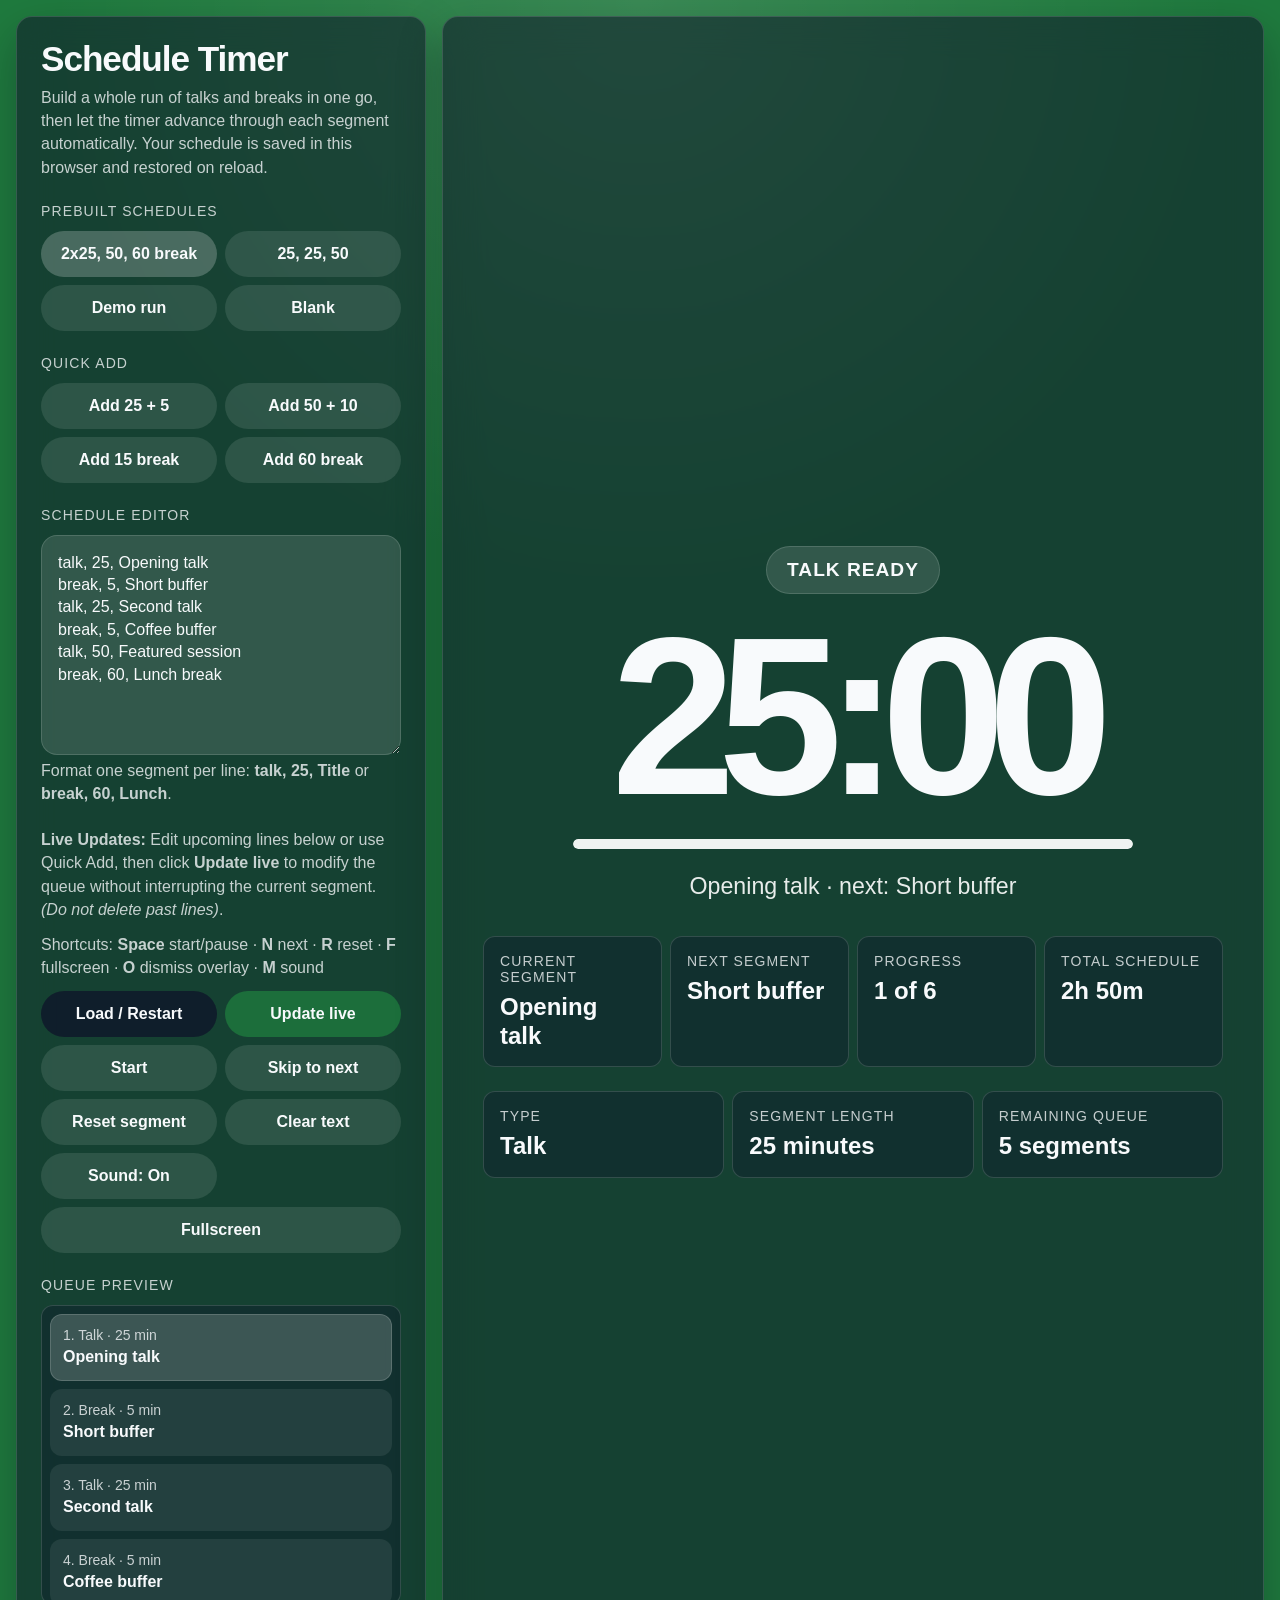
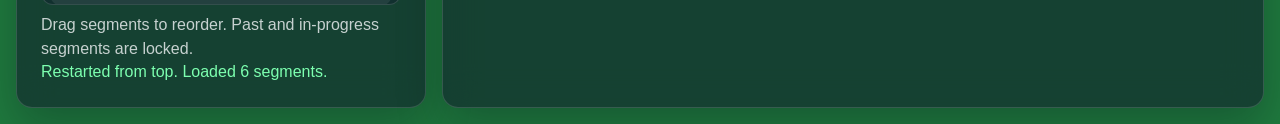
<file: archive/conference_timer_v13.html>
<!DOCTYPE html>
<html lang="en">
<head>
  <meta charset="UTF-8" />
  <meta name="viewport" content="width=device-width, initial-scale=1.0" />
  <meta name="color-scheme" content="dark" />
  <title>Conference Session Timer Schedule</title>
  <link href="https://api.fontshare.com/v2/css?f[]=satoshi@400,500,700,900&display=swap" rel="stylesheet">
  <style>
    :root {
      --text-xs: clamp(0.75rem, 0.7rem + 0.25vw, 0.875rem);
      --text-sm: clamp(0.875rem, 0.8rem + 0.35vw, 1rem);
      --text-base: clamp(1rem, 0.95rem + 0.25vw, 1.125rem);
      --text-lg: clamp(1.125rem, 1rem + 0.75vw, 1.5rem);
      --text-xl: clamp(1.5rem, 1.2rem + 1.25vw, 2.25rem);
      --space-1: 0.25rem;
      --space-2: 0.5rem;
      --space-3: 0.75rem;
      --space-4: 1rem;
      --space-5: 1.25rem;
      --space-6: 1.5rem;
      --space-8: 2rem;
      --space-10: 2.5rem;
      --space-12: 3rem;
      --radius-md: 0.75rem;
      --radius-lg: 1rem;
      --radius-full: 9999px;
      --font-body: 'Satoshi', 'Inter', sans-serif;
      --line: rgba(255,255,255,0.14);
      --glass: rgba(15,23,42,0.38);
      --glass-strong: rgba(15,23,42,0.56);
      --text: #f8fafc;
      --muted: rgba(248,250,252,0.78);
      --green: #1f7a3e;
      --yellow: #d8a413;
      --orange: #d96b19;
      --red: #ba1e28;
      --transition: 180ms cubic-bezier(0.16, 1, 0.3, 1);
      --shadow: 0 18px 45px rgba(2, 6, 23, 0.28);
    }

    * { box-sizing: border-box; }
    html, body { margin: 0; min-height: 100%; }
    body {
      min-height: 100dvh;
      font-family: var(--font-body);
      color: var(--text);
      background: var(--green);
      transition: background 400ms ease;
      padding: var(--space-4);
    }

    body.phase-green  { background: radial-gradient(circle at top, rgba(255,255,255,0.12), transparent 32%), var(--green); }
    body.phase-yellow { background: radial-gradient(circle at top, rgba(255,255,255,0.12), transparent 32%), var(--yellow); }
    body.phase-orange { background: radial-gradient(circle at top, rgba(255,255,255,0.12), transparent 32%), var(--orange); }
    body.phase-red    { background: radial-gradient(circle at top, rgba(255,255,255,0.12), transparent 32%), var(--red); }
    body.phase-blink-a { background: var(--red); }
    body.phase-blink-b { background: var(--yellow); }

    .app {
      width: min(1280px, 100%);
      margin: 0 auto;
      display: grid;
      grid-template-columns: 410px 1fr;
      gap: var(--space-4);
      min-height: calc(100dvh - 2rem);
    }

    .panel,
    .display {
      background: var(--glass-strong);
      border: 1px solid var(--line);
      border-radius: var(--radius-lg);
      box-shadow: var(--shadow);
      backdrop-filter: blur(18px);
    }

    .panel {
      padding: var(--space-6);
      display: flex;
      flex-direction: column;
      gap: var(--space-6);
      overflow-y: auto;
    }

    h1 {
      margin: 0 0 var(--space-2);
      font-size: var(--text-xl);
      line-height: 1.05;
      font-weight: 900;
      letter-spacing: -0.03em;
    }

    .intro, .hint, .helper {
      margin: 0;
      font-size: var(--text-sm);
      color: var(--muted);
      line-height: 1.45;
    }

    #validationMessage.success { color: #7dffb0; }
    #validationMessage.error   { color: #ff9d9d; }

    .section-label {
      margin: 0 0 var(--space-3);
      font-size: var(--text-xs);
      text-transform: uppercase;
      letter-spacing: 0.08em;
      color: var(--muted);
    }

    .preset-grid, .button-grid, .quick-grid,
    .meta-grid, .summary-grid { display: grid; gap: var(--space-2); }

    .preset-grid, .button-grid, .quick-grid {
      grid-template-columns: repeat(2, minmax(0, 1fr));
    }

    button, textarea, input, select { font: inherit; color: var(--text); }

    button {
      min-height: 46px;
      border-radius: var(--radius-full);
      border: 0;
      padding: 0 var(--space-4);
      background: rgba(255,255,255,0.1);
      font-size: var(--text-sm);
      font-weight: 700;
      cursor: pointer;
      transition: transform var(--transition), background var(--transition), opacity var(--transition);
    }

    button:hover  { transform: translateY(-1px); }
    button.active { background: rgba(255,255,255,0.22); }
    button.primary { background: rgba(15,23,42,0.82); }
    button.update { background: rgba(31, 122, 62, 0.8); }
    button.update:hover { background: rgba(31, 122, 62, 1); }
    button.wide   { grid-column: 1 / -1; }

    textarea {
      width: 100%;
      min-height: 220px;
      border-radius: var(--radius-lg);
      border: 1px solid rgba(255,255,255,0.14);
      background: rgba(255,255,255,0.12);
      padding: var(--space-4);
      resize: vertical;
      line-height: 1.4;
    }

    .display {
      padding: clamp(var(--space-6), 4vw, var(--space-10));
      display: grid;
      align-items: center;
      position: relative;
      overflow: hidden;
    }

    .display-inner {
      width: 100%;
      display: grid;
      gap: var(--space-6);
      justify-items: center;
      text-align: center;
      position: relative;
    }

    .status-pill {
      min-height: 48px;
      display: inline-flex;
      align-items: center;
      justify-content: center;
      padding: 0 var(--space-5);
      border-radius: var(--radius-full);
      border: 1px solid rgba(255,255,255,0.14);
      background: rgba(255,255,255,0.12);
      font-size: clamp(1rem, 1vw + 0.9rem, 1.2rem);
      font-weight: 700;
      text-transform: uppercase;
      letter-spacing: 0.05em;
      transition: opacity 180ms ease;
    }

    .time {
      margin: 0;
      font-size: clamp(5rem, 18vw, 14rem);
      line-height: 0.88;
      letter-spacing: -0.08em;
      font-weight: 900;
      font-variant-numeric: tabular-nums lining-nums;
    }

    .progress-bar {
      width: min(560px, 100%);
      height: 10px;
      border-radius: var(--radius-full);
      background: rgba(255,255,255,0.14);
      overflow: hidden;
    }

    .progress-fill {
      height: 100%;
      width: 100%;
      border-radius: var(--radius-full);
      background: rgba(255,255,255,0.92);
      transition: width 500ms linear;
    }

    .subline {
      font-size: clamp(1rem, 1.2vw + 0.9rem, 1.45rem);
      color: rgba(255,255,255,0.9);
      transition: opacity 180ms ease;
    }

    .summary-grid {
      width: 100%;
      grid-template-columns: repeat(4, minmax(0, 1fr));
      margin-top: var(--space-3);
      transition: opacity 180ms ease;
    }

    .summary-card, .meta-card, .schedule-list {
      background: var(--glass);
      border: 1px solid var(--line);
      border-radius: var(--radius-md);
    }

    .summary-card, .meta-card {
      padding: var(--space-4);
      text-align: left;
    }

    .summary-card span, .meta-card span {
      display: block;
      margin-bottom: var(--space-2);
      font-size: var(--text-xs);
      text-transform: uppercase;
      letter-spacing: 0.08em;
      color: var(--muted);
    }

    .summary-card strong, .meta-card strong {
      display: block;
      font-size: var(--text-lg);
      line-height: 1.2;
    }

    .schedule-list {
      max-height: 300px;
      overflow: auto;
      padding: var(--space-2);
      display: grid;
      gap: var(--space-2);
    }

    .schedule-row {
      border-radius: var(--radius-md);
      padding: var(--space-3);
      display: grid;
      gap: var(--space-1);
      background: rgba(255,255,255,0.08);
      border: 1px solid transparent;
      text-align: left;
    }

    .schedule-row.active {
      background: rgba(255,255,255,0.18);
      border-color: rgba(255,255,255,0.16);
    }

    .schedule-row small  { color: var(--muted); font-size: var(--text-xs); }
    .schedule-row strong { font-size: var(--text-sm); line-height: 1.3; }

    .schedule-row[draggable] { cursor: grab; }
    .schedule-row[draggable]:active { cursor: grabbing; }
    .schedule-row.dragging { opacity: 0.4; }
    .schedule-row.drag-over-top { border-top: 2px solid rgba(255,255,255,0.85); }
    .schedule-row.drag-over-bottom { border-bottom: 2px solid rgba(255,255,255,0.85); }

    .meta-grid {
      width: 100%;
      grid-template-columns: repeat(3, minmax(0, 1fr));
      transition: opacity 180ms ease;
    }

    /* ── Wrap overlay ── */
    .wrap-overlay {
      position: fixed;
      inset: 0;
      z-index: 9999;
      display: grid;
      place-items: center;
      padding: 2rem;
      background: var(--red);
      opacity: 0;
      pointer-events: none;
      transform: scale(0.98);
      transition: opacity 180ms ease, transform 180ms ease, background 180ms ease;
    }

    .wrap-overlay.visible {
      opacity: 1;
      pointer-events: auto;
      transform: scale(1);
    }

    .wrap-overlay-inner {
      text-align: center;
      max-width: 100%;
      display: flex;
      flex-direction: column;
      align-items: center;
      gap: 1.5rem;
    }

    .wrap-title {
      font-size: clamp(6rem, 18vw, 24rem);
      line-height: 0.9;
      font-weight: 900;
      letter-spacing: -0.08em;
      text-transform: uppercase;
      color: #fff;
      -webkit-text-stroke: 8px rgba(0, 0, 0, 0.35);
      text-shadow:
        0 4px 0 rgba(0, 0, 0, 0.25),
        0 0 20px rgba(0, 0, 0, 0.2),
        0 0 60px rgba(0, 0, 0, 0.2);
    }

    .wrap-timer {
      font-size: clamp(4rem, 12vw, 10rem);
      line-height: 0.9;
      font-weight: 900;
      letter-spacing: -0.08em;
      font-variant-numeric: tabular-nums lining-nums;
      color: rgba(255,255,255,0.92);
      text-shadow: 0 2px 0 rgba(0,0,0,0.2), 0 0 30px rgba(0,0,0,0.15);
    }

    .wrap-dismiss {
      font-size: clamp(0.9rem, 1.5vw, 1.2rem);
      font-weight: 700;
      letter-spacing: 0.06em;
      text-transform: uppercase;
      color: rgba(255,255,255,0.6);
    }

    body.wrap-mode .panel,
    body.wrap-mode .status-pill,
    body.wrap-mode .subline,
    body.wrap-mode .summary-grid,
    body.wrap-mode .meta-grid {
      opacity: 0.06;
      pointer-events: none;
      transition: opacity 180ms ease;
    }

    body.wrap-mode .time,
    body.wrap-mode .progress-bar {
      opacity: 0.06;
      transition: opacity 180ms ease;
    }

    @media (max-width: 1080px) {
      .app { grid-template-columns: 1fr; }
      .summary-grid, .meta-grid { grid-template-columns: 1fr; }
    }

    @media (max-width: 560px) {
      .preset-grid, .button-grid, .quick-grid { grid-template-columns: 1fr; }
      textarea { min-height: 180px; }
      .wrap-title { font-size: clamp(4rem, 22vw, 10rem); }
    }
  </style>
</head>
<body class="phase-green">
  <main class="app">
    <aside class="panel" aria-label="Schedule controls">
      <section>
        <h1>Schedule Timer</h1>
        <p class="intro">Build a whole run of talks and breaks in one go, then let the timer advance through each segment automatically. Your schedule is saved in this browser and restored on reload.</p>
      </section>

      <section>
        <p class="section-label">Prebuilt schedules</p>
        <div class="preset-grid">
          <button class="schedule-preset active" data-preset="sample">2x25, 50, 60 break</button>
          <button class="schedule-preset" data-preset="standard">25, 25, 50</button>
          <button class="schedule-preset" data-preset="short-demo">Demo run</button>
          <button class="schedule-preset" data-preset="blank">Blank</button>
        </div>
      </section>

      <section>
        <p class="section-label">Quick add</p>
        <div class="quick-grid">
          <button id="add25">Add 25 + 5</button>
          <button id="add50">Add 50 + 10</button>
          <button id="addBreak15">Add 15 break</button>
          <button id="addBreak60">Add 60 break</button>
        </div>
      </section>

      <section>
        <p class="section-label">Schedule editor</p>
        <textarea id="scheduleInput" spellcheck="false"></textarea>
        <p class="helper">
          Format one segment per line: <strong>talk, 25, Title</strong> or <strong>break, 60, Lunch</strong>.<br><br>
          <strong>Live Updates:</strong> Edit upcoming lines below or use Quick Add, then click <strong>Update live</strong> to modify the queue without interrupting the current segment. <em>(Do not delete past lines)</em>.
        </p>
        <p class="helper" style="margin-top: var(--space-3);">
          Shortcuts: <strong>Space</strong> start/pause · <strong>N</strong> next · <strong>R</strong> reset · <strong>F</strong> fullscreen · <strong>O</strong> dismiss overlay · <strong>M</strong> sound
        </p>
        <div class="button-grid" style="margin-top: var(--space-3);">
          <button id="loadSchedule" class="primary">Load / Restart</button>
          <button id="updateLive" class="update">Update live</button>
          <button id="startPause">Start</button>
          <button id="skip">Skip to next</button>
          <button id="reset">Reset segment</button>
          <button id="clearSchedule">Clear text</button>
          <button id="soundToggle">Sound: On</button>
          <button id="fullscreen" class="wide">Fullscreen</button>
        </div>
      </section>

      <section>
        <p class="section-label">Queue preview</p>
        <div id="scheduleList" class="schedule-list"></div>
        <p class="helper" style="margin-top: var(--space-2);">Drag segments to reorder. Past and in-progress segments are locked.</p>
        <p id="validationMessage" class="hint">Schedule loaded.</p>
      </section>
    </aside>

    <section class="display" aria-label="Main countdown display">
      <div class="display-inner">
        <div id="statusPill" class="status-pill">Talk ready</div>
        <p id="timeLeft" class="time" aria-live="off">25:00</p>
        <div class="progress-bar" aria-hidden="true"><div id="progressFill" class="progress-fill"></div></div>
        <div id="subline" class="subline">Opening talk · next: Short buffer</div>

        <div class="summary-grid">
          <article class="summary-card">
            <span>Current segment</span>
            <strong id="currentSegment">Opening talk</strong>
          </article>
          <article class="summary-card">
            <span>Next segment</span>
            <strong id="nextSegment">Short buffer</strong>
          </article>
          <article class="summary-card">
            <span>Progress</span>
            <strong id="progressInfo">1 of 6</strong>
          </article>
          <article class="summary-card">
            <span>Total schedule</span>
            <strong id="totalDuration">2h 50m</strong>
          </article>
        </div>

        <div class="meta-grid">
          <article class="meta-card">
            <span>Type</span>
            <strong id="segmentType">Talk</strong>
          </article>
          <article class="meta-card">
            <span>Segment length</span>
            <strong id="segmentLength">25 minutes</strong>
          </article>
          <article class="meta-card">
            <span>Remaining queue</span>
            <strong id="remainingQueue">5 segments</strong>
          </article>
        </div>
      </div>

      <!-- Full-screen wrap overlay -->
      <div id="wrapOverlay" class="wrap-overlay" aria-live="assertive" aria-atomic="true">
        <div class="wrap-overlay-inner">
          <div class="wrap-title">WRAP IT UP!!!</div>
          <div id="wrapTimer" class="wrap-timer">00:00</div>
          <div class="wrap-dismiss">Press O to dismiss</div>
        </div>
      </div>
    </section>
  </main>

  <script>
    const PRESETS = {
      sample: [
        'talk, 25, Opening talk',
        'break, 5, Short buffer',
        'talk, 25, Second talk',
        'break, 5, Coffee buffer',
        'talk, 50, Featured session',
        'break, 60, Lunch break'
      ].join('\n'),
      standard: [
        'talk, 25, Session 1',
        'break, 5, Buffer',
        'talk, 25, Session 2',
        'break, 5, Buffer',
        'talk, 50, Session 3',
        'break, 10, Buffer'
      ].join('\n'),
      'short-demo': [
        'talk, 3, Demo talk 1',
        'break, 1, Demo break',
        'talk, 3, Demo talk 2',
        'break, 1, Demo reset',
        'talk, 5, Demo keynote',
        'break, 2, Demo wrap'
      ].join('\n'),
      blank: ''
    };

    const STORAGE_KEY = 'conferenceTimer.v13';

    const scheduleInput      = document.getElementById('scheduleInput');
    const loadScheduleBtn    = document.getElementById('loadSchedule');
    const updateLiveBtn      = document.getElementById('updateLive');
    const clearScheduleBtn   = document.getElementById('clearSchedule');
    const startPauseBtn      = document.getElementById('startPause');
    const resetBtn           = document.getElementById('reset');
    const skipBtn            = document.getElementById('skip');
    const fullscreenBtn      = document.getElementById('fullscreen');
    const soundBtn           = document.getElementById('soundToggle');
    const schedulePresetBtns = [...document.querySelectorAll('.schedule-preset')];
    const add25Btn           = document.getElementById('add25');
    const add50Btn           = document.getElementById('add50');
    const addBreak15Btn      = document.getElementById('addBreak15');
    const addBreak60Btn      = document.getElementById('addBreak60');
    const statusPill         = document.getElementById('statusPill');
    const timeLeft           = document.getElementById('timeLeft');
    const progressFill       = document.getElementById('progressFill');
    const wrapOverlay        = document.getElementById('wrapOverlay');
    const wrapTimerEl        = document.getElementById('wrapTimer');
    const subline            = document.getElementById('subline');
    const currentSegmentEl   = document.getElementById('currentSegment');
    const nextSegmentEl      = document.getElementById('nextSegment');
    const progressInfoEl     = document.getElementById('progressInfo');
    const totalDurationEl    = document.getElementById('totalDuration');
    const segmentTypeEl      = document.getElementById('segmentType');
    const segmentLengthEl    = document.getElementById('segmentLength');
    const remainingQueueEl   = document.getElementById('remainingQueue');
    const scheduleListEl     = document.getElementById('scheduleList');
    const validationMessageEl = document.getElementById('validationMessage');
    const body               = document.body;

    let schedule          = [];
    let currentIndex      = 0;
    let remainingSeconds  = 0;
    let timerRunning      = false;
    let timerId           = null;
    let deadline          = 0;
    let blinkState        = false;
    let overlayDismissed  = false;
    let scheduleComplete  = false;
    let soundMuted        = false;
    let alertedPhase      = 'green';
    let dragIndex         = null;
    let started           = false;

    const PHASE_RANK = { green: 0, yellow: 1, orange: 2, red: 3, blink: 4 };

    /* ── Feedback helpers ── */

    function setMessage(text, type) {
      validationMessageEl.textContent = text;
      validationMessageEl.classList.toggle('success', type === 'success');
      validationMessageEl.classList.toggle('error', type === 'error');
    }

    function escapeHtml(str) {
      return String(str).replace(/[&<>"']/g, c => ({
        '&': '&amp;', '<': '&lt;', '>': '&gt;', '"': '&quot;', "'": '&#39;'
      }[c]));
    }

    /* ── Persistence ── */

    function persist() {
      try {
        localStorage.setItem(STORAGE_KEY, JSON.stringify({
          text: scheduleInput.value,
          index: currentIndex,
          muted: soundMuted
        }));
      } catch (_) {}
    }

    function restore() {
      try {
        const raw = localStorage.getItem(STORAGE_KEY);
        if (!raw) return false;
        const data = JSON.parse(raw);
        if (typeof data.muted === 'boolean') soundMuted = data.muted;
        updateSoundBtn();
        if (typeof data.text === 'string' && data.text.trim()) {
          scheduleInput.value = data.text;
          schedule = parseSchedule(data.text);
          currentIndex = Math.min(Math.max(data.index ?? 0, 0), Math.max(schedule.length - 1, 0));
          remainingSeconds = schedule[currentIndex].seconds;
          schedulePresetBtns.forEach(b => b.classList.remove('active'));
          render();
          setMessage(`Restored saved schedule (${schedule.length} segments).`, 'success');
          return true;
        }
      } catch (_) {}
      return false;
    }

    /* ── Schedule parsing ── */

    function getTalkWarnings(minutes) {
      if (minutes === 25) return { yellow: 7*60, orange: 5*60, red: 2*60, blink: 60 };
      if (minutes === 50) return { yellow: 10*60, orange: 5*60, red: 2*60, blink: 60 };
      const total = minutes * 60;
      return {
        yellow: Math.max(3*60, Math.round(total * 0.28)),
        orange: Math.max(2*60, Math.round(total * 0.2)),
        red:    Math.max(60,   Math.round(total * 0.08)),
        blink:  Math.max(30,   Math.round(total * 0.04))
      };
    }

    function parseSchedule(text) {
      const lines = text.split('\n').map(l => l.trim()).filter(Boolean);
      if (!lines.length) throw new Error('Add at least one schedule segment.');
      return lines.map((line, index) => {
        const parts = line.split(',').map(p => p.trim());
        if (parts.length < 2) throw new Error(`Line ${index + 1} must include type and minutes.`);
        const type    = parts[0].toLowerCase();
        const minutes = Number(parts[1]);
        const title   = parts.slice(2).join(', ') || (type === 'break' ? `Break ${index+1}` : `Talk ${index+1}`);
        if (!['talk','break'].includes(type)) throw new Error(`Line ${index + 1} must start with talk or break.`);
        if (!Number.isFinite(minutes) || minutes <= 0) throw new Error(`Line ${index + 1} needs a valid minute value.`);
        const base = { type, title, minutes, seconds: Math.round(minutes * 60) };
        return type === 'talk' ? { ...base, warnings: getTalkWarnings(minutes) } : { ...base, warnings: null };
      });
    }

    /* ── Formatting ── */

    function formatTime(totalSeconds) {
      const s = Math.max(0, Math.floor(totalSeconds));
      const h = Math.floor(s / 3600);
      const m = Math.floor((s % 3600) / 60);
      const sec = s % 60;
      if (h) return `${h}:${String(m).padStart(2,'0')}:${String(sec).padStart(2,'0')}`;
      return `${String(m).padStart(2,'0')}:${String(sec).padStart(2,'0')}`;
    }

    function formatDuration(totalMinutes) {
      const h = Math.floor(totalMinutes/60), m = totalMinutes%60;
      if (h && m) return `${h}h ${m}m`;
      if (h) return `${h}h`;
      return `${m}m`;
    }

    /* ── Timer control ── */

    function running() { return timerRunning; }

    function stopTimer() {
      timerRunning = false;
      deadline = 0;
      if (timerId !== null) { clearInterval(timerId); timerId = null; }
    }

    function startTimer() {
      if (scheduleComplete) {
        setMessage('Schedule complete — use Load / Restart.', 'error');
        return;
      }
      if (!schedule.length || running()) return;
      if (remainingSeconds <= 0) {
        goToNextSegment();
        if (!schedule.length || scheduleComplete) return;
      }
      started = true;
      timerRunning = true;
      deadline = performance.now() + remainingSeconds * 1000;
      if (timerId === null) timerId = setInterval(tick, 1000);
      render();
    }

    function pauseTimer() {
      if (!timerRunning) return;
      remainingSeconds = Math.max(0, Math.ceil((deadline - performance.now()) / 1000));
      stopTimer();
      render();
    }

    function tick() {
      if (!timerRunning) return;
      const now = performance.now();
      if (now >= deadline) {
        remainingSeconds = 0;
        updateTimerUI();
        finishSegment();
        return;
      }
      const fresh = Math.ceil((deadline - now) / 1000);
      if (fresh !== remainingSeconds) {
        remainingSeconds = fresh;
        updateTimerUI();
      }
      alertForPhase(colorPhase(currentSegment()));
    }

    function finishSegment() {
      playChime();
      goToNextSegment();
    }

    function goToNextSegment() {
      if (!schedule.length) return;
      if (currentIndex < schedule.length - 1) {
        currentIndex++;
        remainingSeconds = schedule[currentIndex].seconds;
        blinkState = false;
        overlayDismissed = false;
        scheduleComplete = false;
        alertedPhase = 'green';
        started = true;
        if (timerRunning) deadline = performance.now() + remainingSeconds * 1000;
        render();
        return;
      }
      stopTimer();
      remainingSeconds = 0;
      scheduleComplete = true;
      render();
    }

    function resetSegment() {
      if (!schedule.length) return;
      const wasRunning = timerRunning;
      stopTimer();
      remainingSeconds = schedule[currentIndex].seconds;
      blinkState = false;
      overlayDismissed = false;
      scheduleComplete = false;
      alertedPhase = 'green';
      render();
      if (wasRunning) startTimer();
    }

    /* ── Schedule actions ── */

    function setPreset(name) {
      schedulePresetBtns.forEach(b => b.classList.toggle('active', b.dataset.preset === name));
      scheduleInput.value = PRESETS[name];
      if (name !== 'blank') loadSchedule();
      else {
        schedule = []; currentIndex = 0; remainingSeconds = 0; scheduleComplete = false;
        started = false;
        stopTimer(); render();
        setMessage('Schedule cleared — use quick add or write your own.', 'success');
      }
    }

    function loadSchedule() {
      try {
        schedule          = parseSchedule(scheduleInput.value);
        currentIndex      = 0;
        remainingSeconds  = schedule[0].seconds;
        blinkState        = false;
        overlayDismissed  = false;
        scheduleComplete  = false;
        alertedPhase      = 'green';
        started           = false;
        stopTimer();
        setMessage(`Restarted from top. Loaded ${schedule.length} segments.`, 'success');
        render();
      } catch (e) {
        setMessage(e.message, 'error');
      }
    }

    function updateLiveSchedule() {
      if (!schedule.length) {
        setMessage('Nothing to update yet — load or quick-add a schedule first.', 'error');
        return;
      }
      try {
        const newParsed = parseSchedule(scheduleInput.value);
        const pastAndCurrent = schedule.slice(0, currentIndex + 1);
        const future = newParsed.slice(currentIndex + 1);
        schedule = [...pastAndCurrent, ...future];
        if (future.length) scheduleComplete = false;
        setMessage('Upcoming segments updated live.', 'success');
        render();
      } catch (e) {
        setMessage(`Live update failed: ${e.message}`, 'error');
      }
    }

    function clearSchedule() {
      scheduleInput.value = '';
      schedule = []; currentIndex = 0; remainingSeconds = 0; scheduleComplete = false;
      started = false;
      stopTimer();
      setMessage('Schedule cleared.', 'success');
      render();
    }

    function appendLine(text) {
      scheduleInput.value = scheduleInput.value.trim()
        ? `${scheduleInput.value.trim()}\n${text}` : text;
    }

    function quickAdd(line) {
      appendLine(line);
      if (schedule.length === 0) loadSchedule();
      else updateLiveSchedule();
    }

    /* ── Drag-and-drop reordering ── */

    function syncTextareaFromSchedule() {
      scheduleInput.value = schedule.map(seg => `${seg.type}, ${seg.minutes}, ${seg.title}`).join('\n');
    }

    function reorderSegment(from, to, before) {
      const [seg] = schedule.splice(from, 1);
      let insertAt;
      if (before) insertAt = to <= from ? to : to - 1;
      else insertAt = to < from ? to + 1 : to;
      schedule.splice(insertAt, 0, seg);
      syncTextareaFromSchedule();
      setMessage('Schedule reordered.', 'success');
      render();
    }

    /* ── Audio ── */

    let audioCtx = null;

    function ensureAudio() {
      if (soundMuted) return null;
      const AC = window.AudioContext || window.webkitAudioContext;
      if (!AC) return null;
      if (!audioCtx) audioCtx = new AC();
      if (audioCtx.state === 'suspended') audioCtx.resume();
      return audioCtx;
    }

    function beep(freq, dur, delay = 0, gain = 0.2) {
      const ctx = ensureAudio();
      if (!ctx) return;
      const t = ctx.currentTime + delay;
      const osc = ctx.createOscillator();
      const g = ctx.createGain();
      osc.type = 'sine';
      osc.frequency.value = freq;
      g.gain.setValueAtTime(gain, t);
      g.gain.exponentialRampToValueAtTime(0.0001, t + dur);
      osc.connect(g).connect(ctx.destination);
      osc.start(t);
      osc.stop(t + dur + 0.02);
    }

    function playChime() {
      beep(660, 0.15);
      beep(880, 0.25, 0.15);
    }

    function toggleSound() {
      soundMuted = !soundMuted;
      updateSoundBtn();
      persist();
      if (!soundMuted) beep(880, 0.12);
    }

    function updateSoundBtn() {
      soundBtn.textContent = soundMuted ? 'Sound: Off' : 'Sound: On';
      soundBtn.classList.toggle('active', !soundMuted);
      soundBtn.setAttribute('aria-pressed', String(!soundMuted));
    }

    /* ── Phase colors ── */

    function colorPhase(segment) {
      if (!segment || segment.type === 'break') return 'green';
      const w = segment.warnings;
      if (remainingSeconds <= w.blink) return 'blink';
      if (remainingSeconds <= w.red) return 'red';
      if (remainingSeconds <= w.orange) return 'orange';
      if (remainingSeconds <= w.yellow) return 'yellow';
      return 'green';
    }

    function alertForPhase(phase) {
      if (soundMuted) return;
      if (PHASE_RANK[phase] > PHASE_RANK[alertedPhase]) {
        if (phase === 'yellow') beep(440, 0.15);
        else if (phase === 'orange') { beep(523, 0.12); beep(659, 0.12, 0.15); }
        else if (phase === 'red') { beep(659, 0.12); beep(659, 0.12, 0.15); beep(659, 0.12, 0.3); }
        alertedPhase = phase;
      }
      if (phase === 'blink') beep(1200, 0.06);
    }

    function syncOverlayBlink() {
      wrapOverlay.style.background = blinkState ? 'var(--red)' : 'var(--yellow)';
    }

    function applyColors(segment) {
      body.className = '';
      if (scheduleComplete || !segment || segment.type === 'break') {
        body.classList.add('phase-green');
        body.classList.remove('wrap-mode');
        wrapOverlay.classList.remove('visible');
        return;
      }
      const phase = colorPhase(segment);

      if (phase === 'blink') {
        blinkState = !blinkState;
        body.classList.add(blinkState ? 'phase-blink-a' : 'phase-blink-b');
        if (!overlayDismissed) {
          body.classList.add('wrap-mode');
          wrapOverlay.classList.add('visible');
          syncOverlayBlink();
        } else {
          body.classList.remove('wrap-mode');
          wrapOverlay.classList.remove('visible');
        }
      } else {
        body.classList.remove('wrap-mode');
        wrapOverlay.classList.remove('visible');
        overlayDismissed = false;
        body.classList.add(phase === 'green' ? 'phase-green' : `phase-${phase}`);
      }
    }

    /* ── Rendering ── */

    function renderScheduleList() {
      if (!schedule.length) {
        scheduleListEl.innerHTML = '<div class="schedule-row"><strong>No schedule loaded</strong><small>Add lines and load the schedule.</small></div>';
        return;
      }
      scheduleListEl.innerHTML = schedule.map((seg, i) => {
        const draggable = !isLocked(i) ? ' draggable="true"' : '';
        return `
        <div class="schedule-row${i === currentIndex ? ' active' : ''}" data-index="${i}"${draggable}>
          <small>${i+1}. ${seg.type === 'talk' ? 'Talk' : 'Break'} · ${seg.minutes} min</small>
          <strong>${escapeHtml(seg.title)}</strong>
        </div>`;
      }).join('');
    }

    function updateTimerUI() {
      const current = currentSegment();
      const formatted = formatTime(remainingSeconds);

      timeLeft.textContent    = formatted;
      wrapTimerEl.textContent = formatted;
      document.title = `${formatted} · Conference Session Timer`;

      progressFill.style.width = current && current.seconds > 0
        ? `${Math.max(0, Math.min(100, (remainingSeconds / current.seconds) * 100))}%`
        : '0%';
    }

    function updateSummaryUI() {
      const current = currentSegment();
      const next    = nextSegment();
      const totalMinutes = schedule.reduce((s, seg) => s + seg.minutes, 0);

      let status;
      if (scheduleComplete) status = 'Schedule complete';
      else if (!current) status = 'No schedule loaded';
      else status = current.type === 'talk'
        ? (running() ? 'Talk in progress' : 'Talk ready')
        : (running() ? 'Break in progress' : 'Break ready');

      statusPill.textContent = status;
      currentSegmentEl.textContent  = current ? current.title : '—';
      nextSegmentEl.textContent     = next ? next.title : 'End of schedule';
      progressInfoEl.textContent    = schedule.length ? `${Math.min(currentIndex+1, schedule.length)} of ${schedule.length}` : '0 of 0';
      totalDurationEl.textContent   = formatDuration(totalMinutes);
      segmentTypeEl.textContent     = current ? (current.type === 'talk' ? 'Talk' : 'Break') : '—';
      segmentLengthEl.textContent   = current ? `${current.minutes} minutes` : '—';
      remainingQueueEl.textContent  = schedule.length ? `${Math.max(schedule.length - currentIndex - 1, 0)} segments` : '0 segments';
      subline.textContent           = current ? `${current.title} · next: ${next ? next.title : 'End of schedule'}` : 'Load a schedule to begin';
      startPauseBtn.textContent     = running() ? 'Pause' : 'Start';
    }

    function render() {
      updateTimerUI();
      updateSummaryUI();
      applyColors(currentSegment());
      renderScheduleList();
      persist();
    }

    /* ── Helpers for events ── */

    function currentSegment() { return schedule[currentIndex] || null; }
    function nextSegment()    { return schedule[currentIndex + 1] || null; }

    async function toggleFullscreen() {
      try {
        if (!document.fullscreenElement) await document.documentElement.requestFullscreen();
        else await document.exitFullscreen();
      } catch (_) {}
    }

    /* ── Event wiring ── */

    schedulePresetBtns.forEach(b => b.addEventListener('click', () => setPreset(b.dataset.preset)));
    loadScheduleBtn.addEventListener('click', loadSchedule);
    updateLiveBtn.addEventListener('click', updateLiveSchedule);
    clearScheduleBtn.addEventListener('click', clearSchedule);
    startPauseBtn.addEventListener('click', () => running() ? pauseTimer() : startTimer());
    resetBtn.addEventListener('click', resetSegment);
    skipBtn.addEventListener('click', goToNextSegment);
    fullscreenBtn.addEventListener('click', toggleFullscreen);
    soundBtn.addEventListener('click', toggleSound);

    add25Btn.addEventListener('click', () => quickAdd('talk, 25, New 25 minute talk'));
    add50Btn.addEventListener('click', () => quickAdd('talk, 50, New 50 minute talk'));
    addBreak15Btn.addEventListener('click', () => quickAdd('break, 15, Short break'));
    addBreak60Btn.addEventListener('click', () => quickAdd('break, 60, Meal break'));

    /* ── Drag-and-drop wiring (delegated on the queue list) ── */

    function isLocked(index) {
      return started && index <= currentIndex;
    }

    function dragRowFromEvent(e) {
      return e.target && e.target.closest ? e.target.closest('.schedule-row') : null;
    }

    function clearDragState() {
      dragIndex = null;
      scheduleListEl.querySelectorAll('.dragging, .drag-over-top, .drag-over-bottom')
        .forEach(el => el.classList.remove('dragging', 'drag-over-top', 'drag-over-bottom'));
    }

    scheduleListEl.addEventListener('dragstart', e => {
      const row = dragRowFromEvent(e);
      if (!row || !row.draggable) { e.preventDefault(); return; }
      dragIndex = Number(row.dataset.index);
      row.classList.add('dragging');
      e.dataTransfer.effectAllowed = 'move';
      e.dataTransfer.setData('text/plain', String(dragIndex));
    });

    scheduleListEl.addEventListener('dragover', e => {
      if (dragIndex === null) return;
      const row = dragRowFromEvent(e);
      if (!row) return;
      const i = Number(row.dataset.index);
      if (i === dragIndex || isLocked(i)) return;
      e.preventDefault();
      e.dataTransfer.dropEffect = 'move';
      const rect = row.getBoundingClientRect();
      const before = e.clientY < rect.top + rect.height / 2;
      row.classList.remove('drag-over-top', 'drag-over-bottom');
      row.classList.add(before ? 'drag-over-top' : 'drag-over-bottom');
    });

    scheduleListEl.addEventListener('dragleave', e => {
      const row = dragRowFromEvent(e);
      if (row) row.classList.remove('drag-over-top', 'drag-over-bottom');
    });

    scheduleListEl.addEventListener('drop', e => {
      if (dragIndex === null) return;
      const row = dragRowFromEvent(e);
      if (!row) return;
      const i = Number(row.dataset.index);
      if (i === dragIndex || isLocked(i)) return;
      e.preventDefault();
      const rect = row.getBoundingClientRect();
      const before = e.clientY < rect.top + rect.height / 2;
      reorderSegment(dragIndex, i, before);
      clearDragState();
    });

    scheduleListEl.addEventListener('dragend', clearDragState);

    document.addEventListener('keydown', e => {
      const tag = e.target.tagName;
      if (tag === 'INPUT' || tag === 'TEXTAREA' || tag === 'BUTTON' || tag === 'SELECT') return;

      if (e.code === 'Space') {
        e.preventDefault();
        running() ? pauseTimer() : startTimer();
      }
      if (e.key.toLowerCase() === 'n') goToNextSegment();
      if (e.key.toLowerCase() === 'r') resetSegment();
      if (e.key.toLowerCase() === 'f') toggleFullscreen();
      if (e.key.toLowerCase() === 'm') toggleSound();
      if (e.key.toLowerCase() === 'o') {
        overlayDismissed = true;
        body.classList.remove('wrap-mode');
        wrapOverlay.classList.remove('visible');
      }
    });

    if (!restore()) setPreset('sample');
  </script>
</body>
</html>
</file>
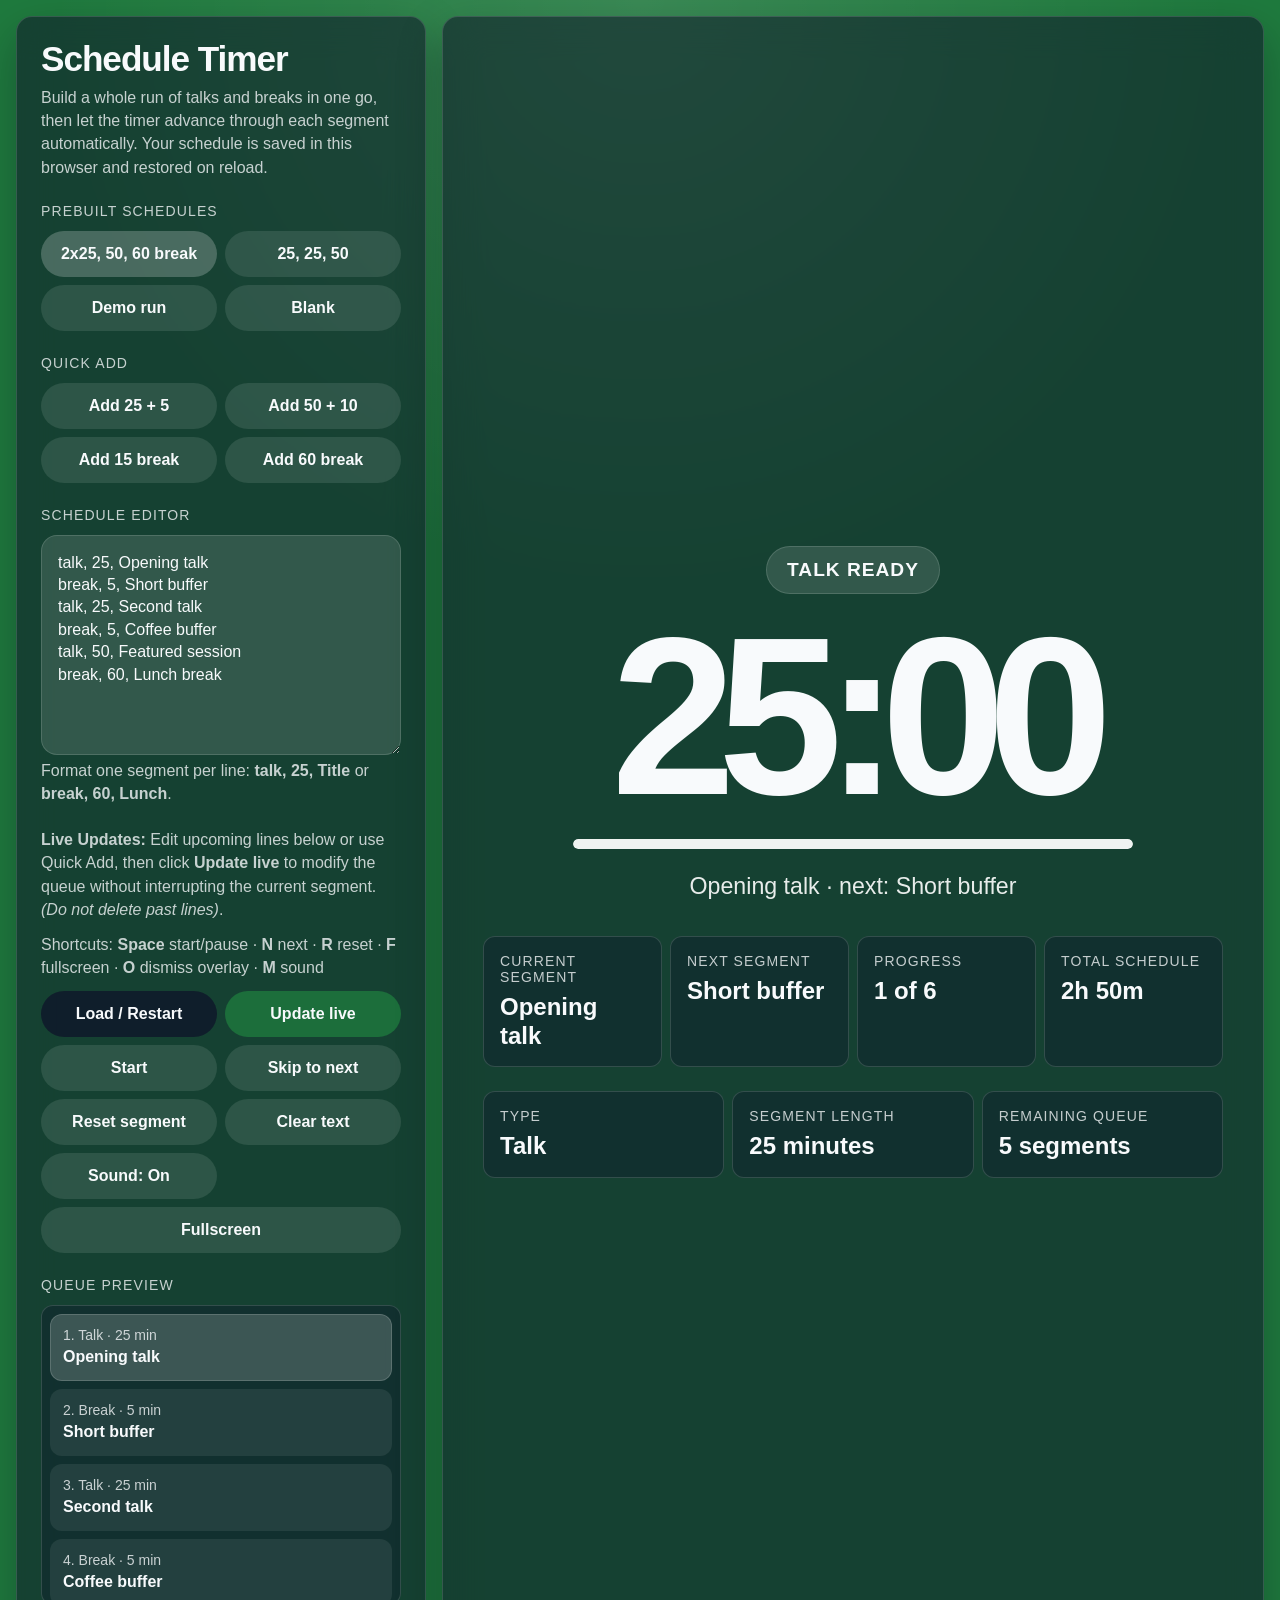
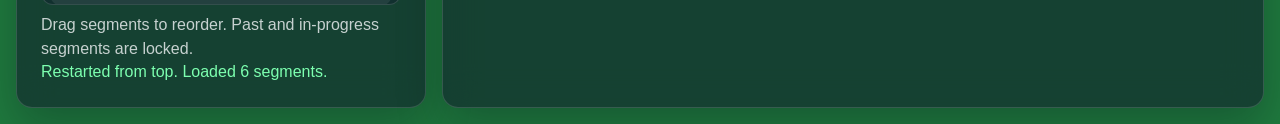
<file: archive/conference_timer_v14.html>
<!DOCTYPE html>
<html lang="en">
<head>
  <meta charset="UTF-8" />
  <meta name="viewport" content="width=device-width, initial-scale=1.0" />
  <meta name="color-scheme" content="dark" />
  <title>Conference Session Timer Schedule</title>
  <link href="https://api.fontshare.com/v2/css?f[]=satoshi@400,500,700,900&display=swap" rel="stylesheet">
  <style>
    :root {
      --text-xs: clamp(0.75rem, 0.7rem + 0.25vw, 0.875rem);
      --text-sm: clamp(0.875rem, 0.8rem + 0.35vw, 1rem);
      --text-base: clamp(1rem, 0.95rem + 0.25vw, 1.125rem);
      --text-lg: clamp(1.125rem, 1rem + 0.75vw, 1.5rem);
      --text-xl: clamp(1.5rem, 1.2rem + 1.25vw, 2.25rem);
      --space-1: 0.25rem;
      --space-2: 0.5rem;
      --space-3: 0.75rem;
      --space-4: 1rem;
      --space-5: 1.25rem;
      --space-6: 1.5rem;
      --space-8: 2rem;
      --space-10: 2.5rem;
      --space-12: 3rem;
      --radius-md: 0.75rem;
      --radius-lg: 1rem;
      --radius-full: 9999px;
      --font-body: 'Satoshi', 'Inter', sans-serif;
      --line: rgba(255,255,255,0.14);
      --glass: rgba(15,23,42,0.38);
      --glass-strong: rgba(15,23,42,0.56);
      --text: #f8fafc;
      --muted: rgba(248,250,252,0.78);
      --green: #1f7a3e;
      --yellow: #d8a413;
      --orange: #d96b19;
      --red: #ba1e28;
      --transition: 180ms cubic-bezier(0.16, 1, 0.3, 1);
      --shadow: 0 18px 45px rgba(2, 6, 23, 0.28);
    }

    * { box-sizing: border-box; }
    html, body { margin: 0; min-height: 100%; }
    body {
      min-height: 100dvh;
      font-family: var(--font-body);
      color: var(--text);
      background: var(--green);
      transition: background 400ms ease;
      padding: var(--space-4);
    }

    body.phase-green  { background: radial-gradient(circle at top, rgba(255,255,255,0.12), transparent 32%), var(--green); }
    body.phase-yellow { background: radial-gradient(circle at top, rgba(255,255,255,0.12), transparent 32%), var(--yellow); }
    body.phase-orange { background: radial-gradient(circle at top, rgba(255,255,255,0.12), transparent 32%), var(--orange); }
    body.phase-red    { background: radial-gradient(circle at top, rgba(255,255,255,0.12), transparent 32%), var(--red); }
    body.phase-blink-a { background: var(--red); }
    body.phase-blink-b { background: var(--yellow); }

    .app {
      width: min(1280px, 100%);
      margin: 0 auto;
      display: grid;
      grid-template-columns: 410px 1fr;
      gap: var(--space-4);
      min-height: calc(100dvh - 2rem);
    }

    .panel,
    .display {
      background: var(--glass-strong);
      border: 1px solid var(--line);
      border-radius: var(--radius-lg);
      box-shadow: var(--shadow);
      backdrop-filter: blur(18px);
    }

    .panel {
      padding: var(--space-6);
      display: flex;
      flex-direction: column;
      gap: var(--space-6);
      overflow-y: auto;
    }

    h1 {
      margin: 0 0 var(--space-2);
      font-size: var(--text-xl);
      line-height: 1.05;
      font-weight: 900;
      letter-spacing: -0.03em;
    }

    .intro, .hint, .helper {
      margin: 0;
      font-size: var(--text-sm);
      color: var(--muted);
      line-height: 1.45;
    }

    #validationMessage.success { color: #7dffb0; }
    #validationMessage.error   { color: #ff9d9d; }

    .section-label {
      margin: 0 0 var(--space-3);
      font-size: var(--text-xs);
      text-transform: uppercase;
      letter-spacing: 0.08em;
      color: var(--muted);
    }

    .preset-grid, .button-grid, .quick-grid,
    .meta-grid, .summary-grid { display: grid; gap: var(--space-2); }

    .preset-grid, .button-grid, .quick-grid {
      grid-template-columns: repeat(2, minmax(0, 1fr));
    }

    button, textarea, input, select { font: inherit; color: var(--text); }

    button {
      min-height: 46px;
      border-radius: var(--radius-full);
      border: 0;
      padding: 0 var(--space-4);
      background: rgba(255,255,255,0.1);
      font-size: var(--text-sm);
      font-weight: 700;
      cursor: pointer;
      transition: transform var(--transition), background var(--transition), opacity var(--transition);
    }

    button:hover  { transform: translateY(-1px); }
    button.active { background: rgba(255,255,255,0.22); }
    button.primary { background: rgba(15,23,42,0.82); }
    button.update { background: rgba(31, 122, 62, 0.8); }
    button.update:hover { background: rgba(31, 122, 62, 1); }
    button.wide   { grid-column: 1 / -1; }

    textarea {
      width: 100%;
      min-height: 220px;
      border-radius: var(--radius-lg);
      border: 1px solid rgba(255,255,255,0.14);
      background: rgba(255,255,255,0.12);
      padding: var(--space-4);
      resize: vertical;
      line-height: 1.4;
    }

    .display {
      padding: clamp(var(--space-6), 4vw, var(--space-10));
      display: grid;
      align-items: center;
      position: relative;
      overflow: hidden;
    }

    .display-inner {
      width: 100%;
      display: grid;
      gap: var(--space-6);
      justify-items: center;
      text-align: center;
      position: relative;
    }

    .status-pill {
      min-height: 48px;
      display: inline-flex;
      align-items: center;
      justify-content: center;
      padding: 0 var(--space-5);
      border-radius: var(--radius-full);
      border: 1px solid rgba(255,255,255,0.14);
      background: rgba(255,255,255,0.12);
      font-size: clamp(1rem, 1vw + 0.9rem, 1.2rem);
      font-weight: 700;
      text-transform: uppercase;
      letter-spacing: 0.05em;
      transition: opacity 180ms ease;
    }

    .time {
      margin: 0;
      font-size: clamp(5rem, 18vw, 14rem);
      line-height: 0.88;
      letter-spacing: -0.08em;
      font-weight: 900;
      font-variant-numeric: tabular-nums lining-nums;
    }

    .progress-bar {
      width: min(560px, 100%);
      height: 10px;
      border-radius: var(--radius-full);
      background: rgba(255,255,255,0.14);
      overflow: hidden;
    }

    .progress-fill {
      height: 100%;
      width: 100%;
      border-radius: var(--radius-full);
      background: rgba(255,255,255,0.92);
      transition: width 500ms linear;
    }

    .subline {
      font-size: clamp(1rem, 1.2vw + 0.9rem, 1.45rem);
      color: rgba(255,255,255,0.9);
      transition: opacity 180ms ease;
    }

    .summary-grid {
      width: 100%;
      grid-template-columns: repeat(4, minmax(0, 1fr));
      margin-top: var(--space-3);
      transition: opacity 180ms ease;
    }

    .summary-card, .meta-card, .schedule-list {
      background: var(--glass);
      border: 1px solid var(--line);
      border-radius: var(--radius-md);
    }

    .summary-card, .meta-card {
      padding: var(--space-4);
      text-align: left;
    }

    .summary-card span, .meta-card span {
      display: block;
      margin-bottom: var(--space-2);
      font-size: var(--text-xs);
      text-transform: uppercase;
      letter-spacing: 0.08em;
      color: var(--muted);
    }

    .summary-card strong, .meta-card strong {
      display: block;
      font-size: var(--text-lg);
      line-height: 1.2;
    }

    .schedule-list {
      max-height: 300px;
      overflow: auto;
      padding: var(--space-2);
      display: grid;
      gap: var(--space-2);
    }

    .schedule-row {
      border-radius: var(--radius-md);
      padding: var(--space-3);
      display: grid;
      gap: var(--space-1);
      background: rgba(255,255,255,0.08);
      border: 1px solid transparent;
      text-align: left;
    }

    .schedule-row.active {
      background: rgba(255,255,255,0.18);
      border-color: rgba(255,255,255,0.16);
    }

    .schedule-row small  { color: var(--muted); font-size: var(--text-xs); }
    .schedule-row strong { font-size: var(--text-sm); line-height: 1.3; }

    .schedule-row[draggable] { cursor: grab; }
    .schedule-row[draggable]:active { cursor: grabbing; }
    .schedule-row.dragging { opacity: 0.4; }
    .schedule-row.drag-over-top { border-top: 2px solid rgba(255,255,255,0.85); }
    .schedule-row.drag-over-bottom { border-bottom: 2px solid rgba(255,255,255,0.85); }

    .meta-grid {
      width: 100%;
      grid-template-columns: repeat(3, minmax(0, 1fr));
      transition: opacity 180ms ease;
    }

    /* ── Wrap overlay ── */
    .wrap-overlay {
      position: fixed;
      inset: 0;
      z-index: 9999;
      display: grid;
      place-items: center;
      padding: 2rem;
      background: var(--red);
      opacity: 0;
      pointer-events: none;
      transform: scale(0.98);
      transition: opacity 180ms ease, transform 180ms ease, background 180ms ease;
    }

    .wrap-overlay.visible {
      opacity: 1;
      pointer-events: auto;
      transform: scale(1);
    }

    .wrap-overlay-inner {
      text-align: center;
      max-width: 100%;
      display: flex;
      flex-direction: column;
      align-items: center;
      gap: 1.5rem;
    }

    .wrap-title {
      font-size: clamp(6rem, 18vw, 24rem);
      line-height: 0.9;
      font-weight: 900;
      letter-spacing: -0.08em;
      text-transform: uppercase;
      color: #fff;
      -webkit-text-stroke: 8px rgba(0, 0, 0, 0.35);
      text-shadow:
        0 4px 0 rgba(0, 0, 0, 0.25),
        0 0 20px rgba(0, 0, 0, 0.2),
        0 0 60px rgba(0, 0, 0, 0.2);
    }

    .wrap-timer {
      font-size: clamp(4rem, 12vw, 10rem);
      line-height: 0.9;
      font-weight: 900;
      letter-spacing: -0.08em;
      font-variant-numeric: tabular-nums lining-nums;
      color: rgba(255,255,255,0.92);
      text-shadow: 0 2px 0 rgba(0,0,0,0.2), 0 0 30px rgba(0,0,0,0.15);
    }

    .wrap-dismiss {
      font-size: clamp(0.9rem, 1.5vw, 1.2rem);
      font-weight: 700;
      letter-spacing: 0.06em;
      text-transform: uppercase;
      color: rgba(255,255,255,0.6);
    }

    body.wrap-mode .panel,
    body.wrap-mode .status-pill,
    body.wrap-mode .subline,
    body.wrap-mode .summary-grid,
    body.wrap-mode .meta-grid {
      opacity: 0.06;
      pointer-events: none;
      transition: opacity 180ms ease;
    }

    body.wrap-mode .time,
    body.wrap-mode .progress-bar {
      opacity: 0.06;
      transition: opacity 180ms ease;
    }

    @media (max-width: 1080px) {
      .app { grid-template-columns: 1fr; }
      .summary-grid, .meta-grid { grid-template-columns: 1fr; }
    }

    @media (max-width: 560px) {
      .preset-grid, .button-grid, .quick-grid { grid-template-columns: 1fr; }
      textarea { min-height: 180px; }
      .wrap-title { font-size: clamp(4rem, 22vw, 10rem); }
    }
  </style>
</head>
<body class="phase-green">
  <main class="app">
    <aside class="panel" aria-label="Schedule controls">
      <section>
        <h1>Schedule Timer</h1>
        <p class="intro">Build a whole run of talks and breaks in one go, then let the timer advance through each segment automatically. Your schedule is saved in this browser and restored on reload.</p>
      </section>

      <section>
        <p class="section-label">Prebuilt schedules</p>
        <div class="preset-grid">
          <button class="schedule-preset active" data-preset="sample">2x25, 50, 60 break</button>
          <button class="schedule-preset" data-preset="standard">25, 25, 50</button>
          <button class="schedule-preset" data-preset="short-demo">Demo run</button>
          <button class="schedule-preset" data-preset="blank">Blank</button>
        </div>
      </section>

      <section>
        <p class="section-label">Quick add</p>
        <div class="quick-grid">
          <button id="add25">Add 25 + 5</button>
          <button id="add50">Add 50 + 10</button>
          <button id="addBreak15">Add 15 break</button>
          <button id="addBreak60">Add 60 break</button>
        </div>
      </section>

      <section>
        <p class="section-label">Schedule editor</p>
        <textarea id="scheduleInput" spellcheck="false"></textarea>
        <p class="helper">
          Format one segment per line: <strong>talk, 25, Title</strong> or <strong>break, 60, Lunch</strong>.<br><br>
          <strong>Live Updates:</strong> Edit upcoming lines below or use Quick Add, then click <strong>Update live</strong> to modify the queue without interrupting the current segment. <em>(Do not delete past lines)</em>.
        </p>
        <p class="helper" style="margin-top: var(--space-3);">
          Shortcuts: <strong>Space</strong> start/pause · <strong>N</strong> next · <strong>R</strong> reset · <strong>F</strong> fullscreen · <strong>O</strong> dismiss overlay · <strong>M</strong> sound
        </p>
        <div class="button-grid" style="margin-top: var(--space-3);">
          <button id="loadSchedule" class="primary">Load / Restart</button>
          <button id="updateLive" class="update">Update live</button>
          <button id="startPause">Start</button>
          <button id="skip">Skip to next</button>
          <button id="reset">Reset segment</button>
          <button id="clearSchedule">Clear text</button>
          <button id="soundToggle">Sound: On</button>
          <button id="fullscreen" class="wide">Fullscreen</button>
        </div>
      </section>

      <section>
        <p class="section-label">Queue preview</p>
        <div id="scheduleList" class="schedule-list"></div>
        <p class="helper" style="margin-top: var(--space-2);">Drag segments to reorder. Past and in-progress segments are locked.</p>
        <p id="validationMessage" class="hint">Schedule loaded.</p>
      </section>
    </aside>

    <section class="display" aria-label="Main countdown display">
      <div class="display-inner">
        <div id="statusPill" class="status-pill">Talk ready</div>
        <p id="timeLeft" class="time" aria-live="off">25:00</p>
        <div class="progress-bar" aria-hidden="true"><div id="progressFill" class="progress-fill"></div></div>
        <div id="subline" class="subline">Opening talk · next: Short buffer</div>

        <div class="summary-grid">
          <article class="summary-card">
            <span>Current segment</span>
            <strong id="currentSegment">Opening talk</strong>
          </article>
          <article class="summary-card">
            <span>Next segment</span>
            <strong id="nextSegment">Short buffer</strong>
          </article>
          <article class="summary-card">
            <span>Progress</span>
            <strong id="progressInfo">1 of 6</strong>
          </article>
          <article class="summary-card">
            <span>Total schedule</span>
            <strong id="totalDuration">2h 50m</strong>
          </article>
        </div>

        <div class="meta-grid">
          <article class="meta-card">
            <span>Type</span>
            <strong id="segmentType">Talk</strong>
          </article>
          <article class="meta-card">
            <span>Segment length</span>
            <strong id="segmentLength">25 minutes</strong>
          </article>
          <article class="meta-card">
            <span>Remaining queue</span>
            <strong id="remainingQueue">5 segments</strong>
          </article>
        </div>
      </div>
    </section>
  </main>

  <!-- Full-screen wrap overlay (kept out of .display so position:fixed covers the viewport) -->
  <div id="wrapOverlay" class="wrap-overlay" aria-live="assertive" aria-atomic="true">
    <div class="wrap-overlay-inner">
      <div class="wrap-title">WRAP IT UP!!!</div>
      <div id="wrapTimer" class="wrap-timer">00:00</div>
      <div class="wrap-dismiss">Press O to dismiss</div>
    </div>
  </div>

  <script>
    const PRESETS = {
      sample: [
        'talk, 25, Opening talk',
        'break, 5, Short buffer',
        'talk, 25, Second talk',
        'break, 5, Coffee buffer',
        'talk, 50, Featured session',
        'break, 60, Lunch break'
      ].join('\n'),
      standard: [
        'talk, 25, Session 1',
        'break, 5, Buffer',
        'talk, 25, Session 2',
        'break, 5, Buffer',
        'talk, 50, Session 3',
        'break, 10, Buffer'
      ].join('\n'),
      'short-demo': [
        'talk, 3, Demo talk 1',
        'break, 1, Demo break',
        'talk, 3, Demo talk 2',
        'break, 1, Demo reset',
        'talk, 5, Demo keynote',
        'break, 2, Demo wrap'
      ].join('\n'),
      blank: ''
    };

    const STORAGE_KEY = 'conferenceTimer.v14';

    const scheduleInput      = document.getElementById('scheduleInput');
    const loadScheduleBtn    = document.getElementById('loadSchedule');
    const updateLiveBtn      = document.getElementById('updateLive');
    const clearScheduleBtn   = document.getElementById('clearSchedule');
    const startPauseBtn      = document.getElementById('startPause');
    const resetBtn           = document.getElementById('reset');
    const skipBtn            = document.getElementById('skip');
    const fullscreenBtn      = document.getElementById('fullscreen');
    const soundBtn           = document.getElementById('soundToggle');
    const schedulePresetBtns = [...document.querySelectorAll('.schedule-preset')];
    const add25Btn           = document.getElementById('add25');
    const add50Btn           = document.getElementById('add50');
    const addBreak15Btn      = document.getElementById('addBreak15');
    const addBreak60Btn      = document.getElementById('addBreak60');
    const statusPill         = document.getElementById('statusPill');
    const timeLeft           = document.getElementById('timeLeft');
    const progressFill       = document.getElementById('progressFill');
    const wrapOverlay        = document.getElementById('wrapOverlay');
    const wrapTimerEl        = document.getElementById('wrapTimer');
    const subline            = document.getElementById('subline');
    const currentSegmentEl   = document.getElementById('currentSegment');
    const nextSegmentEl      = document.getElementById('nextSegment');
    const progressInfoEl     = document.getElementById('progressInfo');
    const totalDurationEl    = document.getElementById('totalDuration');
    const segmentTypeEl      = document.getElementById('segmentType');
    const segmentLengthEl    = document.getElementById('segmentLength');
    const remainingQueueEl   = document.getElementById('remainingQueue');
    const scheduleListEl     = document.getElementById('scheduleList');
    const validationMessageEl = document.getElementById('validationMessage');
    const body               = document.body;

    let schedule          = [];
    let currentIndex      = 0;
    let remainingSeconds  = 0;
    let timerRunning      = false;
    let timerId           = null;
    let deadline          = 0;
    let blinkState        = false;
    let overlayDismissed  = false;
    let scheduleComplete  = false;
    let soundMuted        = false;
    let alertedPhase      = 'green';
    let dragIndex         = null;
    let started           = false;

    const PHASE_RANK = { green: 0, yellow: 1, orange: 2, red: 3, blink: 4 };

    /* ── Feedback helpers ── */

    function setMessage(text, type) {
      validationMessageEl.textContent = text;
      validationMessageEl.classList.toggle('success', type === 'success');
      validationMessageEl.classList.toggle('error', type === 'error');
    }

    function escapeHtml(str) {
      return String(str).replace(/[&<>"']/g, c => ({
        '&': '&amp;', '<': '&lt;', '>': '&gt;', '"': '&quot;', "'": '&#39;'
      }[c]));
    }

    /* ── Persistence ── */

    function persist() {
      try {
        localStorage.setItem(STORAGE_KEY, JSON.stringify({
          text: scheduleInput.value,
          index: currentIndex,
          muted: soundMuted
        }));
      } catch (_) {}
    }

    function restore() {
      try {
        const raw = localStorage.getItem(STORAGE_KEY);
        if (!raw) return false;
        const data = JSON.parse(raw);
        if (typeof data.muted === 'boolean') soundMuted = data.muted;
        updateSoundBtn();
        if (typeof data.text === 'string' && data.text.trim()) {
          scheduleInput.value = data.text;
          schedule = parseSchedule(data.text);
          currentIndex = Math.min(Math.max(data.index ?? 0, 0), Math.max(schedule.length - 1, 0));
          remainingSeconds = schedule[currentIndex].seconds;
          schedulePresetBtns.forEach(b => b.classList.remove('active'));
          render();
          setMessage(`Restored saved schedule (${schedule.length} segments).`, 'success');
          return true;
        }
      } catch (_) {}
      return false;
    }

    /* ── Schedule parsing ── */

    function getTalkWarnings(minutes) {
      if (minutes === 25) return { yellow: 7*60, orange: 5*60, red: 2*60, blink: 60 };
      if (minutes === 50) return { yellow: 10*60, orange: 5*60, red: 2*60, blink: 60 };
      const total = minutes * 60;
      return {
        yellow: Math.max(3*60, Math.round(total * 0.28)),
        orange: Math.max(2*60, Math.round(total * 0.2)),
        red:    Math.max(60,   Math.round(total * 0.08)),
        blink:  Math.max(30,   Math.round(total * 0.04))
      };
    }

    function parseSchedule(text) {
      const lines = text.split('\n').map(l => l.trim()).filter(Boolean);
      if (!lines.length) throw new Error('Add at least one schedule segment.');
      return lines.map((line, index) => {
        const parts = line.split(',').map(p => p.trim());
        if (parts.length < 2) throw new Error(`Line ${index + 1} must include type and minutes.`);
        const type    = parts[0].toLowerCase();
        const minutes = Number(parts[1]);
        const title   = parts.slice(2).join(', ') || (type === 'break' ? `Break ${index+1}` : `Talk ${index+1}`);
        if (!['talk','break'].includes(type)) throw new Error(`Line ${index + 1} must start with talk or break.`);
        if (!Number.isFinite(minutes) || minutes <= 0) throw new Error(`Line ${index + 1} needs a valid minute value.`);
        const base = { type, title, minutes, seconds: Math.round(minutes * 60) };
        return type === 'talk' ? { ...base, warnings: getTalkWarnings(minutes) } : { ...base, warnings: null };
      });
    }

    /* ── Formatting ── */

    function formatTime(totalSeconds) {
      const s = Math.max(0, Math.floor(totalSeconds));
      const h = Math.floor(s / 3600);
      const m = Math.floor((s % 3600) / 60);
      const sec = s % 60;
      if (h) return `${h}:${String(m).padStart(2,'0')}:${String(sec).padStart(2,'0')}`;
      return `${String(m).padStart(2,'0')}:${String(sec).padStart(2,'0')}`;
    }

    function formatDuration(totalMinutes) {
      const h = Math.floor(totalMinutes/60), m = totalMinutes%60;
      if (h && m) return `${h}h ${m}m`;
      if (h) return `${h}h`;
      return `${m}m`;
    }

    /* ── Timer control ── */

    function running() { return timerRunning; }

    function stopTimer() {
      timerRunning = false;
      deadline = 0;
      if (timerId !== null) { clearInterval(timerId); timerId = null; }
    }

    function startTimer() {
      if (scheduleComplete) {
        setMessage('Schedule complete — use Load / Restart.', 'error');
        return;
      }
      if (!schedule.length || running()) return;
      if (remainingSeconds <= 0) {
        goToNextSegment();
        if (!schedule.length || scheduleComplete) return;
      }
      started = true;
      timerRunning = true;
      deadline = performance.now() + remainingSeconds * 1000;
      if (timerId === null) timerId = setInterval(tick, 1000);
      render();
    }

    function pauseTimer() {
      if (!timerRunning) return;
      remainingSeconds = Math.max(0, Math.ceil((deadline - performance.now()) / 1000));
      stopTimer();
      render();
    }

    function tick() {
      if (!timerRunning) return;
      const now = performance.now();
      if (now >= deadline) {
        remainingSeconds = 0;
        updateTimerUI();
        finishSegment();
        return;
      }
      const fresh = Math.ceil((deadline - now) / 1000);
      if (fresh !== remainingSeconds) {
        remainingSeconds = fresh;
        updateTimerUI();
      }
      alertForPhase(colorPhase(currentSegment()));
    }

    function finishSegment() {
      playChime();
      goToNextSegment();
    }

    function goToNextSegment() {
      if (!schedule.length) return;
      if (currentIndex < schedule.length - 1) {
        currentIndex++;
        remainingSeconds = schedule[currentIndex].seconds;
        blinkState = false;
        overlayDismissed = false;
        scheduleComplete = false;
        alertedPhase = 'green';
        started = true;
        if (timerRunning) deadline = performance.now() + remainingSeconds * 1000;
        render();
        return;
      }
      stopTimer();
      remainingSeconds = 0;
      scheduleComplete = true;
      render();
    }

    function resetSegment() {
      if (!schedule.length) return;
      const wasRunning = timerRunning;
      stopTimer();
      remainingSeconds = schedule[currentIndex].seconds;
      blinkState = false;
      overlayDismissed = false;
      scheduleComplete = false;
      alertedPhase = 'green';
      render();
      if (wasRunning) startTimer();
    }

    /* ── Schedule actions ── */

    function setPreset(name) {
      schedulePresetBtns.forEach(b => b.classList.toggle('active', b.dataset.preset === name));
      scheduleInput.value = PRESETS[name];
      if (name !== 'blank') loadSchedule();
      else {
        schedule = []; currentIndex = 0; remainingSeconds = 0; scheduleComplete = false;
        started = false;
        stopTimer(); render();
        setMessage('Schedule cleared — use quick add or write your own.', 'success');
      }
    }

    function loadSchedule() {
      try {
        schedule          = parseSchedule(scheduleInput.value);
        currentIndex      = 0;
        remainingSeconds  = schedule[0].seconds;
        blinkState        = false;
        overlayDismissed  = false;
        scheduleComplete  = false;
        alertedPhase      = 'green';
        started           = false;
        stopTimer();
        setMessage(`Restarted from top. Loaded ${schedule.length} segments.`, 'success');
        render();
      } catch (e) {
        setMessage(e.message, 'error');
      }
    }

    function updateLiveSchedule() {
      if (!schedule.length) {
        setMessage('Nothing to update yet — load or quick-add a schedule first.', 'error');
        return;
      }
      try {
        const newParsed = parseSchedule(scheduleInput.value);
        const pastAndCurrent = schedule.slice(0, currentIndex + 1);
        const future = newParsed.slice(currentIndex + 1);
        schedule = [...pastAndCurrent, ...future];
        if (future.length) scheduleComplete = false;
        setMessage('Upcoming segments updated live.', 'success');
        render();
      } catch (e) {
        setMessage(`Live update failed: ${e.message}`, 'error');
      }
    }

    function clearSchedule() {
      scheduleInput.value = '';
      schedule = []; currentIndex = 0; remainingSeconds = 0; scheduleComplete = false;
      started = false;
      stopTimer();
      setMessage('Schedule cleared.', 'success');
      render();
    }

    function appendLine(text) {
      scheduleInput.value = scheduleInput.value.trim()
        ? `${scheduleInput.value.trim()}\n${text}` : text;
    }

    function quickAdd(line) {
      appendLine(line);
      if (schedule.length === 0) loadSchedule();
      else updateLiveSchedule();
    }

    /* ── Drag-and-drop reordering ── */

    function syncTextareaFromSchedule() {
      scheduleInput.value = schedule.map(seg => `${seg.type}, ${seg.minutes}, ${seg.title}`).join('\n');
    }

    function reorderSegment(from, to, before) {
      const [seg] = schedule.splice(from, 1);
      let insertAt;
      if (before) insertAt = to <= from ? to : to - 1;
      else insertAt = to < from ? to + 1 : to;
      schedule.splice(insertAt, 0, seg);
      syncTextareaFromSchedule();
      setMessage('Schedule reordered.', 'success');
      render();
    }

    /* ── Audio ── */

    let audioCtx = null;

    function ensureAudio() {
      if (soundMuted) return null;
      const AC = window.AudioContext || window.webkitAudioContext;
      if (!AC) return null;
      if (!audioCtx) audioCtx = new AC();
      if (audioCtx.state === 'suspended') audioCtx.resume();
      return audioCtx;
    }

    function beep(freq, dur, delay = 0, gain = 0.2) {
      const ctx = ensureAudio();
      if (!ctx) return;
      const t = ctx.currentTime + delay;
      const osc = ctx.createOscillator();
      const g = ctx.createGain();
      osc.type = 'sine';
      osc.frequency.value = freq;
      g.gain.setValueAtTime(gain, t);
      g.gain.exponentialRampToValueAtTime(0.0001, t + dur);
      osc.connect(g).connect(ctx.destination);
      osc.start(t);
      osc.stop(t + dur + 0.02);
    }

    function playChime() {
      beep(660, 0.15);
      beep(880, 0.25, 0.15);
    }

    function toggleSound() {
      soundMuted = !soundMuted;
      updateSoundBtn();
      persist();
      if (!soundMuted) beep(880, 0.12);
    }

    function updateSoundBtn() {
      soundBtn.textContent = soundMuted ? 'Sound: Off' : 'Sound: On';
      soundBtn.classList.toggle('active', !soundMuted);
      soundBtn.setAttribute('aria-pressed', String(!soundMuted));
    }

    /* ── Phase colors ── */

    function colorPhase(segment) {
      if (!segment || segment.type === 'break') return 'green';
      const w = segment.warnings;
      if (remainingSeconds <= w.blink) return 'blink';
      if (remainingSeconds <= w.red) return 'red';
      if (remainingSeconds <= w.orange) return 'orange';
      if (remainingSeconds <= w.yellow) return 'yellow';
      return 'green';
    }

    function alertForPhase(phase) {
      if (soundMuted) return;
      if (PHASE_RANK[phase] > PHASE_RANK[alertedPhase]) {
        if (phase === 'yellow') beep(440, 0.15);
        else if (phase === 'orange') { beep(523, 0.12); beep(659, 0.12, 0.15); }
        else if (phase === 'red') { beep(659, 0.12); beep(659, 0.12, 0.15); beep(659, 0.12, 0.3); }
        alertedPhase = phase;
      }
      if (phase === 'blink') beep(1200, 0.06);
    }

    function syncOverlayBlink() {
      wrapOverlay.style.background = blinkState ? 'var(--red)' : 'var(--yellow)';
    }

    function applyColors(segment) {
      body.className = '';
      if (scheduleComplete || !segment || segment.type === 'break') {
        body.classList.add('phase-green');
        body.classList.remove('wrap-mode');
        wrapOverlay.classList.remove('visible');
        return;
      }
      const phase = colorPhase(segment);

      if (phase === 'blink') {
        blinkState = !blinkState;
        body.classList.add(blinkState ? 'phase-blink-a' : 'phase-blink-b');
        if (!overlayDismissed) {
          body.classList.add('wrap-mode');
          wrapOverlay.classList.add('visible');
          syncOverlayBlink();
        } else {
          body.classList.remove('wrap-mode');
          wrapOverlay.classList.remove('visible');
        }
      } else {
        body.classList.remove('wrap-mode');
        wrapOverlay.classList.remove('visible');
        overlayDismissed = false;
        body.classList.add(phase === 'green' ? 'phase-green' : `phase-${phase}`);
      }
    }

    /* ── Rendering ── */

    function renderScheduleList() {
      if (!schedule.length) {
        scheduleListEl.innerHTML = '<div class="schedule-row"><strong>No schedule loaded</strong><small>Add lines and load the schedule.</small></div>';
        return;
      }
      scheduleListEl.innerHTML = schedule.map((seg, i) => {
        const draggable = !isLocked(i) ? ' draggable="true"' : '';
        return `
        <div class="schedule-row${i === currentIndex ? ' active' : ''}" data-index="${i}"${draggable}>
          <small>${i+1}. ${seg.type === 'talk' ? 'Talk' : 'Break'} · ${seg.minutes} min</small>
          <strong>${escapeHtml(seg.title)}</strong>
        </div>`;
      }).join('');
    }

    function updateTimerUI() {
      const current = currentSegment();
      const formatted = formatTime(remainingSeconds);

      timeLeft.textContent    = formatted;
      wrapTimerEl.textContent = formatted;
      document.title = `${formatted} · Conference Session Timer`;

      progressFill.style.width = current && current.seconds > 0
        ? `${Math.max(0, Math.min(100, (remainingSeconds / current.seconds) * 100))}%`
        : '0%';

      applyColors(current);
    }

    function updateSummaryUI() {
      const current = currentSegment();
      const next    = nextSegment();
      const totalMinutes = schedule.reduce((s, seg) => s + seg.minutes, 0);

      let status;
      if (scheduleComplete) status = 'Schedule complete';
      else if (!current) status = 'No schedule loaded';
      else status = current.type === 'talk'
        ? (running() ? 'Talk in progress' : 'Talk ready')
        : (running() ? 'Break in progress' : 'Break ready');

      statusPill.textContent = status;
      currentSegmentEl.textContent  = current ? current.title : '—';
      nextSegmentEl.textContent     = next ? next.title : 'End of schedule';
      progressInfoEl.textContent    = schedule.length ? `${Math.min(currentIndex+1, schedule.length)} of ${schedule.length}` : '0 of 0';
      totalDurationEl.textContent   = formatDuration(totalMinutes);
      segmentTypeEl.textContent     = current ? (current.type === 'talk' ? 'Talk' : 'Break') : '—';
      segmentLengthEl.textContent   = current ? `${current.minutes} minutes` : '—';
      remainingQueueEl.textContent  = schedule.length ? `${Math.max(schedule.length - currentIndex - 1, 0)} segments` : '0 segments';
      subline.textContent           = current ? `${current.title} · next: ${next ? next.title : 'End of schedule'}` : 'Load a schedule to begin';
      startPauseBtn.textContent     = running() ? 'Pause' : 'Start';
    }

    function render() {
      updateTimerUI();
      updateSummaryUI();
      applyColors(currentSegment());
      renderScheduleList();
      persist();
    }

    /* ── Helpers for events ── */

    function currentSegment() { return schedule[currentIndex] || null; }
    function nextSegment()    { return schedule[currentIndex + 1] || null; }

    async function toggleFullscreen() {
      try {
        if (!document.fullscreenElement) await document.documentElement.requestFullscreen();
        else await document.exitFullscreen();
      } catch (_) {}
    }

    /* ── Event wiring ── */

    schedulePresetBtns.forEach(b => b.addEventListener('click', () => setPreset(b.dataset.preset)));
    loadScheduleBtn.addEventListener('click', loadSchedule);
    updateLiveBtn.addEventListener('click', updateLiveSchedule);
    clearScheduleBtn.addEventListener('click', clearSchedule);
    startPauseBtn.addEventListener('click', () => running() ? pauseTimer() : startTimer());
    resetBtn.addEventListener('click', resetSegment);
    skipBtn.addEventListener('click', goToNextSegment);
    fullscreenBtn.addEventListener('click', toggleFullscreen);
    soundBtn.addEventListener('click', toggleSound);

    add25Btn.addEventListener('click', () => quickAdd('talk, 25, New 25 minute talk'));
    add50Btn.addEventListener('click', () => quickAdd('talk, 50, New 50 minute talk'));
    addBreak15Btn.addEventListener('click', () => quickAdd('break, 15, Short break'));
    addBreak60Btn.addEventListener('click', () => quickAdd('break, 60, Meal break'));

    /* ── Drag-and-drop wiring (delegated on the queue list) ── */

    function isLocked(index) {
      return started && index <= currentIndex;
    }

    function dragRowFromEvent(e) {
      return e.target && e.target.closest ? e.target.closest('.schedule-row') : null;
    }

    function clearDragState() {
      dragIndex = null;
      scheduleListEl.querySelectorAll('.dragging, .drag-over-top, .drag-over-bottom')
        .forEach(el => el.classList.remove('dragging', 'drag-over-top', 'drag-over-bottom'));
    }

    scheduleListEl.addEventListener('dragstart', e => {
      const row = dragRowFromEvent(e);
      if (!row || !row.draggable) { e.preventDefault(); return; }
      dragIndex = Number(row.dataset.index);
      row.classList.add('dragging');
      e.dataTransfer.effectAllowed = 'move';
      e.dataTransfer.setData('text/plain', String(dragIndex));
    });

    scheduleListEl.addEventListener('dragover', e => {
      if (dragIndex === null) return;
      const row = dragRowFromEvent(e);
      if (!row) return;
      const i = Number(row.dataset.index);
      if (i === dragIndex || isLocked(i)) return;
      e.preventDefault();
      e.dataTransfer.dropEffect = 'move';
      const rect = row.getBoundingClientRect();
      const before = e.clientY < rect.top + rect.height / 2;
      row.classList.remove('drag-over-top', 'drag-over-bottom');
      row.classList.add(before ? 'drag-over-top' : 'drag-over-bottom');
    });

    scheduleListEl.addEventListener('dragleave', e => {
      const row = dragRowFromEvent(e);
      if (row) row.classList.remove('drag-over-top', 'drag-over-bottom');
    });

    scheduleListEl.addEventListener('drop', e => {
      if (dragIndex === null) return;
      const row = dragRowFromEvent(e);
      if (!row) return;
      const i = Number(row.dataset.index);
      if (i === dragIndex || isLocked(i)) return;
      e.preventDefault();
      const rect = row.getBoundingClientRect();
      const before = e.clientY < rect.top + rect.height / 2;
      reorderSegment(dragIndex, i, before);
      clearDragState();
    });

    scheduleListEl.addEventListener('dragend', clearDragState);

    document.addEventListener('keydown', e => {
      const tag = e.target.tagName;
      if (tag === 'INPUT' || tag === 'TEXTAREA' || tag === 'BUTTON' || tag === 'SELECT') return;

      if (e.code === 'Space') {
        e.preventDefault();
        running() ? pauseTimer() : startTimer();
      }
      if (e.key.toLowerCase() === 'n') goToNextSegment();
      if (e.key.toLowerCase() === 'r') resetSegment();
      if (e.key.toLowerCase() === 'f') toggleFullscreen();
      if (e.key.toLowerCase() === 'm') toggleSound();
      if (e.key.toLowerCase() === 'o') {
        overlayDismissed = true;
        body.classList.remove('wrap-mode');
        wrapOverlay.classList.remove('visible');
      }
    });

    if (!restore()) setPreset('sample');
  </script>
</body>
</html>
</file>
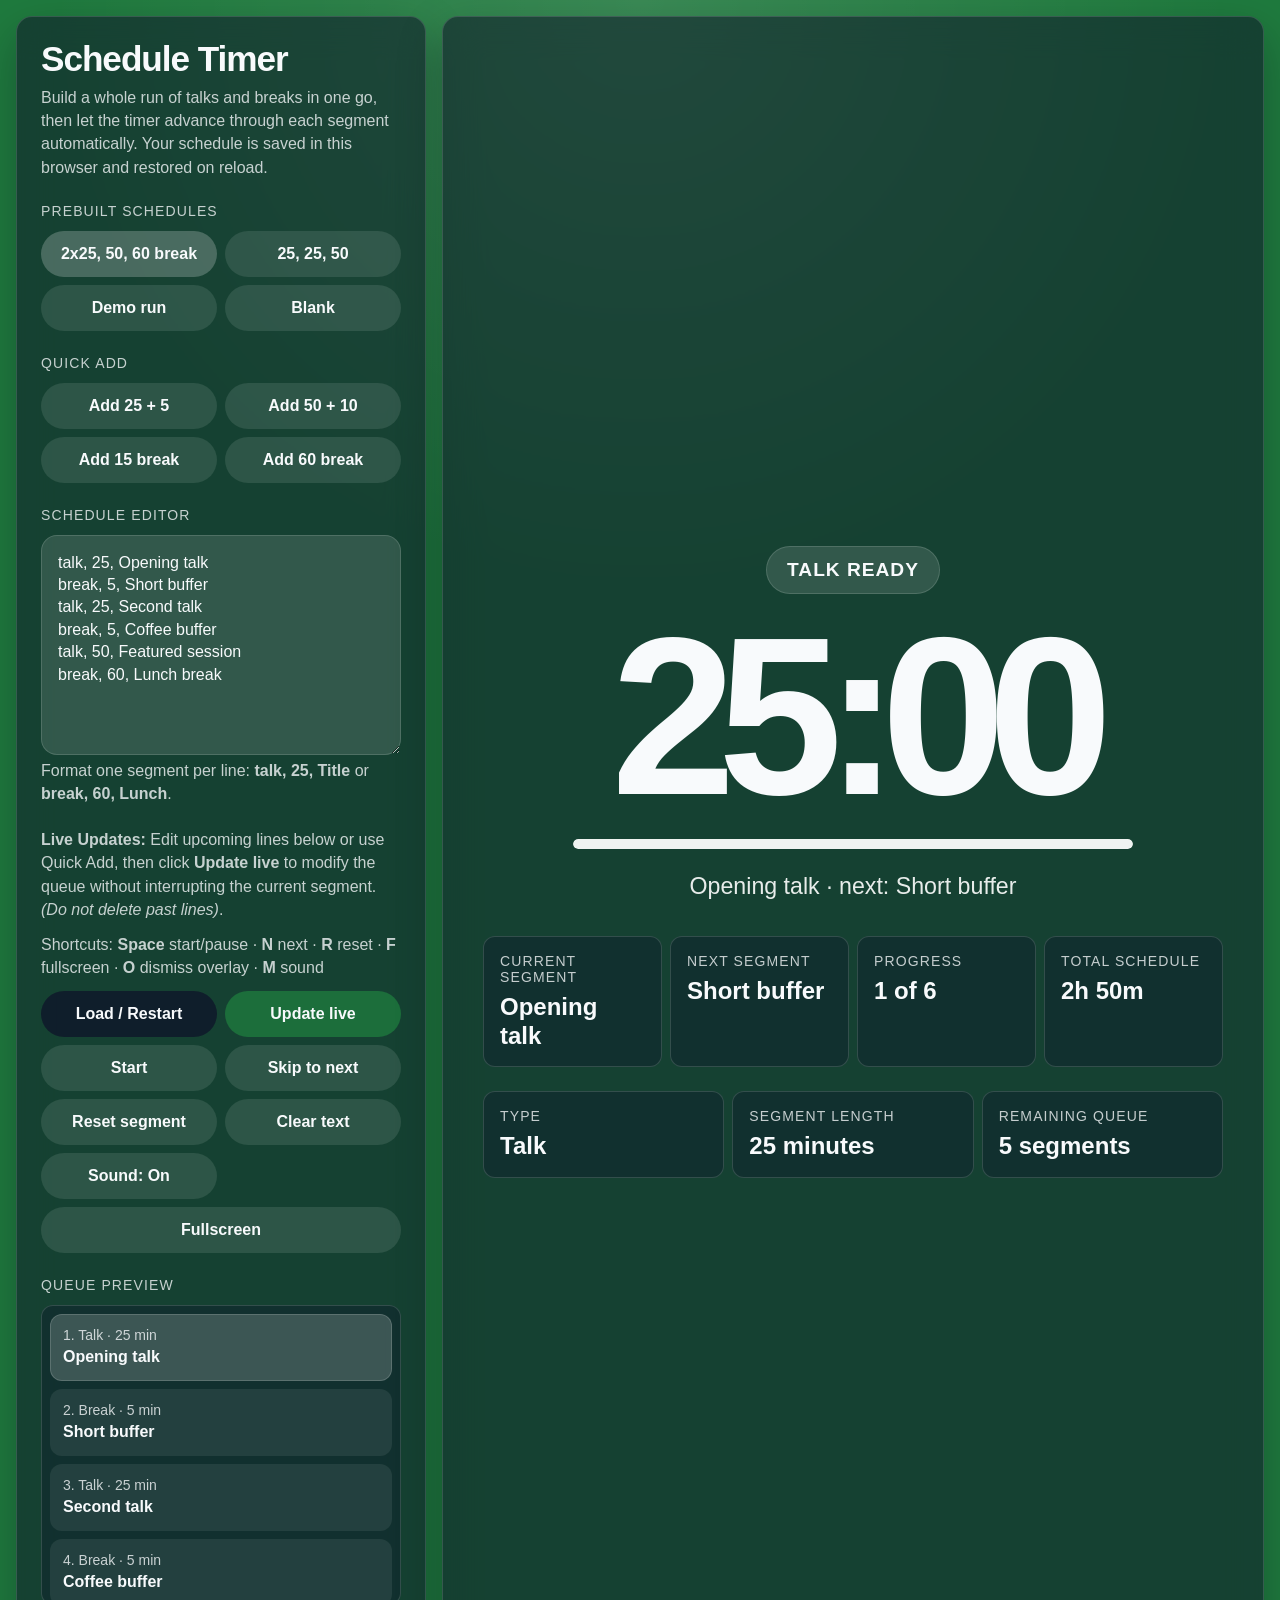
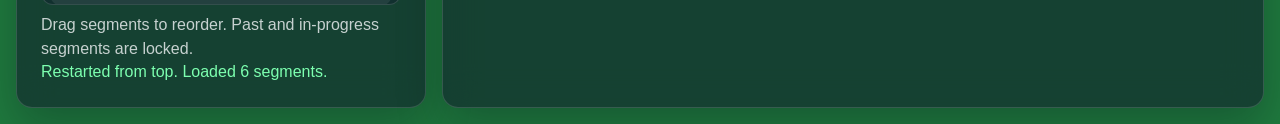
<file: archive/conference_timer_v15.html>
<!DOCTYPE html>
<html lang="en">
<head>
  <meta charset="UTF-8" />
  <meta name="viewport" content="width=device-width, initial-scale=1.0" />
  <meta name="color-scheme" content="dark" />
  <title>Conference Session Timer Schedule</title>
  <link href="https://api.fontshare.com/v2/css?f[]=satoshi@400,500,700,900&display=swap" rel="stylesheet">
  <style>
    :root {
      --text-xs: clamp(0.75rem, 0.7rem + 0.25vw, 0.875rem);
      --text-sm: clamp(0.875rem, 0.8rem + 0.35vw, 1rem);
      --text-base: clamp(1rem, 0.95rem + 0.25vw, 1.125rem);
      --text-lg: clamp(1.125rem, 1rem + 0.75vw, 1.5rem);
      --text-xl: clamp(1.5rem, 1.2rem + 1.25vw, 2.25rem);
      --space-1: 0.25rem;
      --space-2: 0.5rem;
      --space-3: 0.75rem;
      --space-4: 1rem;
      --space-5: 1.25rem;
      --space-6: 1.5rem;
      --space-8: 2rem;
      --space-10: 2.5rem;
      --space-12: 3rem;
      --radius-md: 0.75rem;
      --radius-lg: 1rem;
      --radius-full: 9999px;
      --font-body: 'Satoshi', 'Inter', sans-serif;
      --line: rgba(255,255,255,0.14);
      --glass: rgba(15,23,42,0.38);
      --glass-strong: rgba(15,23,42,0.56);
      --text: #f8fafc;
      --muted: rgba(248,250,252,0.78);
      --green: #1f7a3e;
      --yellow: #d8a413;
      --orange: #d96b19;
      --red: #ba1e28;
      --transition: 180ms cubic-bezier(0.16, 1, 0.3, 1);
      --shadow: 0 18px 45px rgba(2, 6, 23, 0.28);
    }

    * { box-sizing: border-box; }
    html, body { margin: 0; min-height: 100%; }
    body {
      min-height: 100dvh;
      font-family: var(--font-body);
      color: var(--text);
      background: var(--green);
      transition: background 400ms ease;
      padding: var(--space-4);
    }

    body.phase-green  { background: radial-gradient(circle at top, rgba(255,255,255,0.12), transparent 32%), var(--green); }
    body.phase-yellow { background: radial-gradient(circle at top, rgba(255,255,255,0.12), transparent 32%), var(--yellow); }
    body.phase-orange { background: radial-gradient(circle at top, rgba(255,255,255,0.12), transparent 32%), var(--orange); }
    body.phase-red    { background: radial-gradient(circle at top, rgba(255,255,255,0.12), transparent 32%), var(--red); }
    body.phase-blink-a { background: var(--red); }
    body.phase-blink-b { background: var(--yellow); }

    .app {
      width: min(1280px, 100%);
      margin: 0 auto;
      display: grid;
      grid-template-columns: 410px 1fr;
      gap: var(--space-4);
      min-height: calc(100dvh - 2rem);
    }

    .panel,
    .display {
      background: var(--glass-strong);
      border: 1px solid var(--line);
      border-radius: var(--radius-lg);
      box-shadow: var(--shadow);
      backdrop-filter: blur(18px);
    }

    .panel {
      padding: var(--space-6);
      display: flex;
      flex-direction: column;
      gap: var(--space-6);
      overflow-y: auto;
    }

    h1 {
      margin: 0 0 var(--space-2);
      font-size: var(--text-xl);
      line-height: 1.05;
      font-weight: 900;
      letter-spacing: -0.03em;
    }

    .intro, .hint, .helper {
      margin: 0;
      font-size: var(--text-sm);
      color: var(--muted);
      line-height: 1.45;
    }

    #validationMessage.success { color: #7dffb0; }
    #validationMessage.error   { color: #ff9d9d; }

    .section-label {
      margin: 0 0 var(--space-3);
      font-size: var(--text-xs);
      text-transform: uppercase;
      letter-spacing: 0.08em;
      color: var(--muted);
    }

    .preset-grid, .button-grid, .quick-grid,
    .meta-grid, .summary-grid { display: grid; gap: var(--space-2); }

    .preset-grid, .button-grid, .quick-grid {
      grid-template-columns: repeat(2, minmax(0, 1fr));
    }

    button, textarea, input, select { font: inherit; color: var(--text); }

    button {
      min-height: 46px;
      border-radius: var(--radius-full);
      border: 0;
      padding: 0 var(--space-4);
      background: rgba(255,255,255,0.1);
      font-size: var(--text-sm);
      font-weight: 700;
      cursor: pointer;
      transition: transform var(--transition), background var(--transition), opacity var(--transition);
    }

    button:hover  { transform: translateY(-1px); }
    button.active { background: rgba(255,255,255,0.22); }
    button.primary { background: rgba(15,23,42,0.82); }
    button.update { background: rgba(31, 122, 62, 0.8); }
    button.update:hover { background: rgba(31, 122, 62, 1); }
    button.wide   { grid-column: 1 / -1; }

    textarea {
      width: 100%;
      min-height: 220px;
      border-radius: var(--radius-lg);
      border: 1px solid rgba(255,255,255,0.14);
      background: rgba(255,255,255,0.12);
      padding: var(--space-4);
      resize: vertical;
      line-height: 1.4;
    }

    .display {
      padding: clamp(var(--space-6), 4vw, var(--space-10));
      display: grid;
      align-items: center;
      position: relative;
      overflow: hidden;
    }

    .display-inner {
      width: 100%;
      display: grid;
      gap: var(--space-6);
      justify-items: center;
      text-align: center;
      position: relative;
    }

    .status-pill {
      min-height: 48px;
      display: inline-flex;
      align-items: center;
      justify-content: center;
      padding: 0 var(--space-5);
      border-radius: var(--radius-full);
      border: 1px solid rgba(255,255,255,0.14);
      background: rgba(255,255,255,0.12);
      font-size: clamp(1rem, 1vw + 0.9rem, 1.2rem);
      font-weight: 700;
      text-transform: uppercase;
      letter-spacing: 0.05em;
      transition: opacity 180ms ease;
    }

    .time {
      margin: 0;
      font-size: clamp(5rem, 18vw, 14rem);
      line-height: 0.88;
      letter-spacing: -0.08em;
      font-weight: 900;
      font-variant-numeric: tabular-nums lining-nums;
    }

    .progress-bar {
      width: min(560px, 100%);
      height: 10px;
      border-radius: var(--radius-full);
      background: rgba(255,255,255,0.14);
      overflow: hidden;
    }

    .progress-fill {
      height: 100%;
      width: 100%;
      border-radius: var(--radius-full);
      background: rgba(255,255,255,0.92);
      transition: width 500ms linear;
    }

    .subline {
      font-size: clamp(1rem, 1.2vw + 0.9rem, 1.45rem);
      color: rgba(255,255,255,0.9);
      transition: opacity 180ms ease;
    }

    .summary-grid {
      width: 100%;
      grid-template-columns: repeat(4, minmax(0, 1fr));
      margin-top: var(--space-3);
      transition: opacity 180ms ease;
    }

    .summary-card, .meta-card, .schedule-list {
      background: var(--glass);
      border: 1px solid var(--line);
      border-radius: var(--radius-md);
    }

    .summary-card, .meta-card {
      padding: var(--space-4);
      text-align: left;
    }

    .summary-card span, .meta-card span {
      display: block;
      margin-bottom: var(--space-2);
      font-size: var(--text-xs);
      text-transform: uppercase;
      letter-spacing: 0.08em;
      color: var(--muted);
    }

    .summary-card strong, .meta-card strong {
      display: block;
      font-size: var(--text-lg);
      line-height: 1.2;
    }

    .schedule-list {
      max-height: 300px;
      overflow: auto;
      padding: var(--space-2);
      display: grid;
      gap: var(--space-2);
    }

    .schedule-row {
      border-radius: var(--radius-md);
      padding: var(--space-3);
      display: grid;
      gap: var(--space-1);
      background: rgba(255,255,255,0.08);
      border: 1px solid transparent;
      text-align: left;
    }

    .schedule-row.active {
      background: rgba(255,255,255,0.18);
      border-color: rgba(255,255,255,0.16);
    }

    .schedule-row small  { color: var(--muted); font-size: var(--text-xs); }
    .schedule-row strong { font-size: var(--text-sm); line-height: 1.3; }

    .schedule-row[draggable] { cursor: grab; }
    .schedule-row[draggable]:active { cursor: grabbing; }
    .schedule-row.dragging { opacity: 0.4; }
    .schedule-row.drag-over-top { border-top: 2px solid rgba(255,255,255,0.85); }
    .schedule-row.drag-over-bottom { border-bottom: 2px solid rgba(255,255,255,0.85); }

    .meta-grid {
      width: 100%;
      grid-template-columns: repeat(3, minmax(0, 1fr));
      transition: opacity 180ms ease;
    }

    /* ── Wrap overlay ── */
    .wrap-overlay {
      position: fixed;
      inset: 0;
      z-index: 9999;
      display: grid;
      place-items: center;
      padding: 2rem;
      background: var(--red);
      opacity: 0;
      pointer-events: none;
      transform: scale(0.98);
      transition: opacity 180ms ease, transform 180ms ease, background 180ms ease;
    }

    .wrap-overlay.visible {
      opacity: 1;
      pointer-events: auto;
      transform: scale(1);
    }

    .wrap-overlay-inner {
      text-align: center;
      max-width: 100%;
      display: flex;
      flex-direction: column;
      align-items: center;
      gap: 1.5rem;
    }

    .wrap-title {
      font-size: clamp(6rem, 18vw, 24rem);
      line-height: 0.9;
      font-weight: 900;
      letter-spacing: -0.08em;
      text-transform: uppercase;
      color: #fff;
      -webkit-text-stroke: 8px rgba(0, 0, 0, 0.35);
      text-shadow:
        0 4px 0 rgba(0, 0, 0, 0.25),
        0 0 20px rgba(0, 0, 0, 0.2),
        0 0 60px rgba(0, 0, 0, 0.2);
    }

    .wrap-timer {
      font-size: clamp(4rem, 12vw, 10rem);
      line-height: 0.9;
      font-weight: 900;
      letter-spacing: -0.08em;
      font-variant-numeric: tabular-nums lining-nums;
      color: rgba(255,255,255,0.92);
      text-shadow: 0 2px 0 rgba(0,0,0,0.2), 0 0 30px rgba(0,0,0,0.15);
    }

    .wrap-dismiss {
      font-size: clamp(0.9rem, 1.5vw, 1.2rem);
      font-weight: 700;
      letter-spacing: 0.06em;
      text-transform: uppercase;
      color: rgba(255,255,255,0.6);
    }

    body.wrap-mode .panel,
    body.wrap-mode .status-pill,
    body.wrap-mode .subline,
    body.wrap-mode .summary-grid,
    body.wrap-mode .meta-grid {
      opacity: 0.06;
      pointer-events: none;
      transition: opacity 180ms ease;
    }

    body.wrap-mode .time,
    body.wrap-mode .progress-bar {
      opacity: 0.06;
      transition: opacity 180ms ease;
    }

    @media (max-width: 1080px) {
      .app { grid-template-columns: 1fr; }
      .summary-grid, .meta-grid { grid-template-columns: 1fr; }
    }

    @media (max-width: 560px) {
      .preset-grid, .button-grid, .quick-grid { grid-template-columns: 1fr; }
      textarea { min-height: 180px; }
      .wrap-title { font-size: clamp(4rem, 22vw, 10rem); }
    }
  </style>
</head>
<body class="phase-green">
  <main class="app">
    <aside class="panel" aria-label="Schedule controls">
      <section>
        <h1>Schedule Timer</h1>
        <p class="intro">Build a whole run of talks and breaks in one go, then let the timer advance through each segment automatically. Your schedule is saved in this browser and restored on reload.</p>
      </section>

      <section>
        <p class="section-label">Prebuilt schedules</p>
        <div class="preset-grid">
          <button class="schedule-preset active" data-preset="sample">2x25, 50, 60 break</button>
          <button class="schedule-preset" data-preset="standard">25, 25, 50</button>
          <button class="schedule-preset" data-preset="short-demo">Demo run</button>
          <button class="schedule-preset" data-preset="blank">Blank</button>
        </div>
      </section>

      <section>
        <p class="section-label">Quick add</p>
        <div class="quick-grid">
          <button id="add25">Add 25 + 5</button>
          <button id="add50">Add 50 + 10</button>
          <button id="addBreak15">Add 15 break</button>
          <button id="addBreak60">Add 60 break</button>
        </div>
      </section>

      <section>
        <p class="section-label">Schedule editor</p>
        <textarea id="scheduleInput" spellcheck="false"></textarea>
        <p class="helper">
          Format one segment per line: <strong>talk, 25, Title</strong> or <strong>break, 60, Lunch</strong>.<br><br>
          <strong>Live Updates:</strong> Edit upcoming lines below or use Quick Add, then click <strong>Update live</strong> to modify the queue without interrupting the current segment. <em>(Do not delete past lines)</em>.
        </p>
        <p class="helper" style="margin-top: var(--space-3);">
          Shortcuts: <strong>Space</strong> start/pause · <strong>N</strong> next · <strong>R</strong> reset · <strong>F</strong> fullscreen · <strong>O</strong> dismiss overlay · <strong>M</strong> sound
        </p>
        <div class="button-grid" style="margin-top: var(--space-3);">
          <button id="loadSchedule" class="primary">Load / Restart</button>
          <button id="updateLive" class="update">Update live</button>
          <button id="startPause">Start</button>
          <button id="skip">Skip to next</button>
          <button id="reset">Reset segment</button>
          <button id="clearSchedule">Clear text</button>
          <button id="soundToggle">Sound: On</button>
          <button id="fullscreen" class="wide">Fullscreen</button>
        </div>
      </section>

      <section>
        <p class="section-label">Queue preview</p>
        <div id="scheduleList" class="schedule-list"></div>
        <p class="helper" style="margin-top: var(--space-2);">Drag segments to reorder. Past and in-progress segments are locked.</p>
        <p id="validationMessage" class="hint">Schedule loaded.</p>
      </section>
    </aside>

    <section class="display" aria-label="Main countdown display">
      <div class="display-inner">
        <div id="statusPill" class="status-pill">Talk ready</div>
        <p id="timeLeft" class="time" aria-live="off">25:00</p>
        <div class="progress-bar" aria-hidden="true"><div id="progressFill" class="progress-fill"></div></div>
        <div id="subline" class="subline">Opening talk · next: Short buffer</div>

        <div class="summary-grid">
          <article class="summary-card">
            <span>Current segment</span>
            <strong id="currentSegment">Opening talk</strong>
          </article>
          <article class="summary-card">
            <span>Next segment</span>
            <strong id="nextSegment">Short buffer</strong>
          </article>
          <article class="summary-card">
            <span>Progress</span>
            <strong id="progressInfo">1 of 6</strong>
          </article>
          <article class="summary-card">
            <span>Total schedule</span>
            <strong id="totalDuration">2h 50m</strong>
          </article>
        </div>

        <div class="meta-grid">
          <article class="meta-card">
            <span>Type</span>
            <strong id="segmentType">Talk</strong>
          </article>
          <article class="meta-card">
            <span>Segment length</span>
            <strong id="segmentLength">25 minutes</strong>
          </article>
          <article class="meta-card">
            <span>Remaining queue</span>
            <strong id="remainingQueue">5 segments</strong>
          </article>
        </div>
      </div>
    </section>
  </main>

  <!-- Full-screen wrap overlay (kept out of .display so position:fixed covers the viewport) -->
  <div id="wrapOverlay" class="wrap-overlay" aria-live="assertive" aria-atomic="true">
    <div class="wrap-overlay-inner">
      <div class="wrap-title">WRAP IT UP!!!</div>
      <div id="wrapTimer" class="wrap-timer">00:00</div>
          <div class="wrap-dismiss">Press O or click to dismiss</div>
    </div>
  </div>

  <script>
    const PRESETS = {
      sample: [
        'talk, 25, Opening talk',
        'break, 5, Short buffer',
        'talk, 25, Second talk',
        'break, 5, Coffee buffer',
        'talk, 50, Featured session',
        'break, 60, Lunch break'
      ].join('\n'),
      standard: [
        'talk, 25, Session 1',
        'break, 5, Buffer',
        'talk, 25, Session 2',
        'break, 5, Buffer',
        'talk, 50, Session 3',
        'break, 10, Buffer'
      ].join('\n'),
      'short-demo': [
        'talk, 3, Demo talk 1',
        'break, 1, Demo break',
        'talk, 3, Demo talk 2',
        'break, 1, Demo reset',
        'talk, 5, Demo keynote',
        'break, 2, Demo wrap'
      ].join('\n'),
      blank: ''
    };

    const STORAGE_KEY = 'conferenceTimer.v15';

    const scheduleInput      = document.getElementById('scheduleInput');
    const loadScheduleBtn    = document.getElementById('loadSchedule');
    const updateLiveBtn      = document.getElementById('updateLive');
    const clearScheduleBtn   = document.getElementById('clearSchedule');
    const startPauseBtn      = document.getElementById('startPause');
    const resetBtn           = document.getElementById('reset');
    const skipBtn            = document.getElementById('skip');
    const fullscreenBtn      = document.getElementById('fullscreen');
    const soundBtn           = document.getElementById('soundToggle');
    const schedulePresetBtns = [...document.querySelectorAll('.schedule-preset')];
    const add25Btn           = document.getElementById('add25');
    const add50Btn           = document.getElementById('add50');
    const addBreak15Btn      = document.getElementById('addBreak15');
    const addBreak60Btn      = document.getElementById('addBreak60');
    const statusPill         = document.getElementById('statusPill');
    const timeLeft           = document.getElementById('timeLeft');
    const progressFill       = document.getElementById('progressFill');
    const wrapOverlay        = document.getElementById('wrapOverlay');
    const wrapTimerEl        = document.getElementById('wrapTimer');
    const subline            = document.getElementById('subline');
    const currentSegmentEl   = document.getElementById('currentSegment');
    const nextSegmentEl      = document.getElementById('nextSegment');
    const progressInfoEl     = document.getElementById('progressInfo');
    const totalDurationEl    = document.getElementById('totalDuration');
    const segmentTypeEl      = document.getElementById('segmentType');
    const segmentLengthEl    = document.getElementById('segmentLength');
    const remainingQueueEl   = document.getElementById('remainingQueue');
    const scheduleListEl     = document.getElementById('scheduleList');
    const validationMessageEl = document.getElementById('validationMessage');
    const body               = document.body;

    let schedule          = [];
    let currentIndex      = 0;
    let remainingSeconds  = 0;
    let timerRunning      = false;
    let timerId           = null;
    let deadline          = 0;
    let blinkState        = false;
    let blinkTimerId      = null;
    let overlayDismissed  = false;
    let scheduleComplete  = false;
    let soundMuted        = false;
    let alertedPhase      = 'green';
    let dragIndex         = null;
    let started           = false;

    const PHASE_RANK = { green: 0, yellow: 1, orange: 2, red: 3, blink: 4 };

    /* ── Feedback helpers ── */

    function setMessage(text, type) {
      validationMessageEl.textContent = text;
      validationMessageEl.classList.toggle('success', type === 'success');
      validationMessageEl.classList.toggle('error', type === 'error');
    }

    function escapeHtml(str) {
      return String(str).replace(/[&<>"']/g, c => ({
        '&': '&amp;', '<': '&lt;', '>': '&gt;', '"': '&quot;', "'": '&#39;'
      }[c]));
    }

    /* ── Persistence ── */

    function persist() {
      try {
        localStorage.setItem(STORAGE_KEY, JSON.stringify({
          text: scheduleInput.value,
          index: currentIndex,
          muted: soundMuted
        }));
      } catch (_) {}
    }

    function restore() {
      try {
        const raw = localStorage.getItem(STORAGE_KEY);
        if (!raw) return false;
        const data = JSON.parse(raw);
        if (typeof data.muted === 'boolean') soundMuted = data.muted;
        updateSoundBtn();
        if (typeof data.text === 'string' && data.text.trim()) {
          scheduleInput.value = data.text;
          schedule = parseSchedule(data.text);
          currentIndex = Math.min(Math.max(data.index ?? 0, 0), Math.max(schedule.length - 1, 0));
          remainingSeconds = schedule[currentIndex].seconds;
          schedulePresetBtns.forEach(b => b.classList.remove('active'));
          render();
          setMessage(`Restored saved schedule (${schedule.length} segments).`, 'success');
          return true;
        }
      } catch (_) {}
      return false;
    }

    /* ── Schedule parsing ── */

    function getTalkWarnings(minutes) {
      if (minutes === 25) return { yellow: 7*60, orange: 5*60, red: 2*60, blink: 60 };
      if (minutes === 50) return { yellow: 10*60, orange: 5*60, red: 2*60, blink: 60 };
      const total = minutes * 60;
      return {
        yellow: Math.max(3*60, Math.round(total * 0.28)),
        orange: Math.max(2*60, Math.round(total * 0.2)),
        red:    Math.max(60,   Math.round(total * 0.08)),
        blink:  Math.max(30,   Math.round(total * 0.04))
      };
    }

    function parseSchedule(text) {
      const lines = text.split('\n').map(l => l.trim()).filter(Boolean);
      if (!lines.length) throw new Error('Add at least one schedule segment.');
      return lines.map((line, index) => {
        const parts = line.split(',').map(p => p.trim());
        if (parts.length < 2) throw new Error(`Line ${index + 1} must include type and minutes.`);
        const type    = parts[0].toLowerCase();
        const minutes = Number(parts[1]);
        const title   = parts.slice(2).join(', ') || (type === 'break' ? `Break ${index+1}` : `Talk ${index+1}`);
        if (!['talk','break'].includes(type)) throw new Error(`Line ${index + 1} must start with talk or break.`);
        if (!Number.isFinite(minutes) || minutes <= 0) throw new Error(`Line ${index + 1} needs a valid minute value.`);
        const base = { type, title, minutes, seconds: Math.round(minutes * 60) };
        return type === 'talk' ? { ...base, warnings: getTalkWarnings(minutes) } : { ...base, warnings: null };
      });
    }

    /* ── Formatting ── */

    function formatTime(totalSeconds) {
      const s = Math.max(0, Math.floor(totalSeconds));
      const h = Math.floor(s / 3600);
      const m = Math.floor((s % 3600) / 60);
      const sec = s % 60;
      if (h) return `${h}:${String(m).padStart(2,'0')}:${String(sec).padStart(2,'0')}`;
      return `${String(m).padStart(2,'0')}:${String(sec).padStart(2,'0')}`;
    }

    function formatDuration(totalMinutes) {
      const h = Math.floor(totalMinutes/60), m = totalMinutes%60;
      if (h && m) return `${h}h ${m}m`;
      if (h) return `${h}h`;
      return `${m}m`;
    }

    /* ── Timer control ── */

    function running() { return timerRunning; }

    function stopTimer() {
      timerRunning = false;
      deadline = 0;
      if (timerId !== null) { clearInterval(timerId); timerId = null; }
    }

    function startTimer() {
      if (scheduleComplete) {
        setMessage('Schedule complete — use Load / Restart.', 'error');
        return;
      }
      if (!schedule.length || running()) return;
      if (remainingSeconds <= 0) {
        goToNextSegment();
        if (!schedule.length || scheduleComplete) return;
      }
      started = true;
      timerRunning = true;
      deadline = performance.now() + remainingSeconds * 1000;
      if (timerId === null) timerId = setInterval(tick, 1000);
      render();
    }

    function pauseTimer() {
      if (!timerRunning) return;
      remainingSeconds = Math.max(0, Math.ceil((deadline - performance.now()) / 1000));
      stopTimer();
      render();
    }

    function tick() {
      if (!timerRunning) return;
      const now = performance.now();
      if (now >= deadline) {
        remainingSeconds = 0;
        updateTimerUI();
        finishSegment();
        return;
      }
      const fresh = Math.ceil((deadline - now) / 1000);
      if (fresh !== remainingSeconds) {
        remainingSeconds = fresh;
        updateTimerUI();
      }
      alertForPhase(colorPhase(currentSegment()));
    }

    function finishSegment() {
      playChime();
      goToNextSegment();
    }

    function goToNextSegment() {
      if (!schedule.length) return;
      if (currentIndex < schedule.length - 1) {
        currentIndex++;
        remainingSeconds = schedule[currentIndex].seconds;
        blinkState = false;
        overlayDismissed = false;
        scheduleComplete = false;
        alertedPhase = 'green';
        started = true;
        if (timerRunning) deadline = performance.now() + remainingSeconds * 1000;
        render();
        return;
      }
      stopTimer();
      remainingSeconds = 0;
      scheduleComplete = true;
      render();
    }

    function resetSegment() {
      if (!schedule.length) return;
      const wasRunning = timerRunning;
      stopTimer();
      remainingSeconds = schedule[currentIndex].seconds;
      blinkState = false;
      overlayDismissed = false;
      scheduleComplete = false;
      alertedPhase = 'green';
      render();
      if (wasRunning) startTimer();
    }

    /* ── Schedule actions ── */

    function setPreset(name) {
      schedulePresetBtns.forEach(b => b.classList.toggle('active', b.dataset.preset === name));
      scheduleInput.value = PRESETS[name];
      if (name !== 'blank') loadSchedule();
      else {
        schedule = []; currentIndex = 0; remainingSeconds = 0; scheduleComplete = false;
        started = false;
        stopTimer(); render();
        setMessage('Schedule cleared — use quick add or write your own.', 'success');
      }
    }

    function loadSchedule() {
      try {
        schedule          = parseSchedule(scheduleInput.value);
        currentIndex      = 0;
        remainingSeconds  = schedule[0].seconds;
        blinkState        = false;
        overlayDismissed  = false;
        scheduleComplete  = false;
        alertedPhase      = 'green';
        started           = false;
        stopTimer();
        setMessage(`Restarted from top. Loaded ${schedule.length} segments.`, 'success');
        render();
      } catch (e) {
        setMessage(e.message, 'error');
      }
    }

    function updateLiveSchedule() {
      if (!schedule.length) {
        setMessage('Nothing to update yet — load or quick-add a schedule first.', 'error');
        return;
      }
      try {
        const newParsed = parseSchedule(scheduleInput.value);
        const pastAndCurrent = schedule.slice(0, currentIndex + 1);
        const future = newParsed.slice(currentIndex + 1);
        schedule = [...pastAndCurrent, ...future];
        if (future.length) scheduleComplete = false;
        setMessage('Upcoming segments updated live.', 'success');
        render();
      } catch (e) {
        setMessage(`Live update failed: ${e.message}`, 'error');
      }
    }

    function clearSchedule() {
      scheduleInput.value = '';
      schedule = []; currentIndex = 0; remainingSeconds = 0; scheduleComplete = false;
      started = false;
      stopTimer();
      setMessage('Schedule cleared.', 'success');
      render();
    }

    function appendLine(text) {
      scheduleInput.value = scheduleInput.value.trim()
        ? `${scheduleInput.value.trim()}\n${text}` : text;
    }

    function quickAdd(line) {
      appendLine(line);
      if (schedule.length === 0) loadSchedule();
      else updateLiveSchedule();
    }

    /* ── Drag-and-drop reordering ── */

    function syncTextareaFromSchedule() {
      scheduleInput.value = schedule.map(seg => `${seg.type}, ${seg.minutes}, ${seg.title}`).join('\n');
    }

    function reorderSegment(from, to, before) {
      const [seg] = schedule.splice(from, 1);
      let insertAt;
      if (before) insertAt = to <= from ? to : to - 1;
      else insertAt = to < from ? to + 1 : to;
      schedule.splice(insertAt, 0, seg);
      syncTextareaFromSchedule();
      setMessage('Schedule reordered.', 'success');
      render();
    }

    /* ── Audio ── */

    let audioCtx = null;

    function ensureAudio() {
      if (soundMuted) return null;
      const AC = window.AudioContext || window.webkitAudioContext;
      if (!AC) return null;
      if (!audioCtx) audioCtx = new AC();
      if (audioCtx.state === 'suspended') audioCtx.resume();
      return audioCtx;
    }

    function beep(freq, dur, delay = 0, gain = 0.2) {
      const ctx = ensureAudio();
      if (!ctx) return;
      const t = ctx.currentTime + delay;
      const osc = ctx.createOscillator();
      const g = ctx.createGain();
      osc.type = 'sine';
      osc.frequency.value = freq;
      g.gain.setValueAtTime(gain, t);
      g.gain.exponentialRampToValueAtTime(0.0001, t + dur);
      osc.connect(g).connect(ctx.destination);
      osc.start(t);
      osc.stop(t + dur + 0.02);
    }

    function playChime() {
      beep(660, 0.15);
      beep(880, 0.25, 0.15);
    }

    function toggleSound() {
      soundMuted = !soundMuted;
      updateSoundBtn();
      persist();
      if (!soundMuted) beep(880, 0.12);
    }

    function updateSoundBtn() {
      soundBtn.textContent = soundMuted ? 'Sound: Off' : 'Sound: On';
      soundBtn.classList.toggle('active', !soundMuted);
      soundBtn.setAttribute('aria-pressed', String(!soundMuted));
    }

    /* ── Phase colors ── */

    function colorPhase(segment) {
      if (!segment || segment.type === 'break') return 'green';
      const w = segment.warnings;
      if (remainingSeconds <= w.blink) return 'blink';
      if (remainingSeconds <= w.red) return 'red';
      if (remainingSeconds <= w.orange) return 'orange';
      if (remainingSeconds <= w.yellow) return 'yellow';
      return 'green';
    }

    function alertForPhase(phase) {
      if (soundMuted) return;
      if (PHASE_RANK[phase] > PHASE_RANK[alertedPhase]) {
        if (phase === 'yellow') beep(440, 0.15);
        else if (phase === 'orange') { beep(523, 0.12); beep(659, 0.12, 0.15); }
        else if (phase === 'red') { beep(659, 0.12); beep(659, 0.12, 0.15); beep(659, 0.12, 0.3); }
        alertedPhase = phase;
      }
      if (phase === 'blink') beep(1200, 0.06);
    }

    function syncOverlayBlink() {
      wrapOverlay.style.background = blinkState ? 'var(--red)' : 'var(--yellow)';
    }

    function blinkTick() {
      blinkState = !blinkState;
      body.classList.remove('phase-blink-a', 'phase-blink-b');
      body.classList.add(blinkState ? 'phase-blink-a' : 'phase-blink-b');
      syncOverlayBlink();
    }

    function startBlink() {
      if (blinkTimerId !== null) return;
      blinkTimerId = setInterval(blinkTick, 450);
    }

    function stopBlink() {
      if (blinkTimerId !== null) {
        clearInterval(blinkTimerId);
        blinkTimerId = null;
      }
    }

    function dismissOverlay() {
      if (!wrapOverlay.classList.contains('visible')) return;
      overlayDismissed = true;
      stopBlink();
      body.classList.remove('wrap-mode');
      wrapOverlay.classList.remove('visible');
      goToNextSegment();
    }

    function applyColors(segment) {
      body.className = '';
      if (scheduleComplete || !segment || segment.type === 'break') {
        body.classList.add('phase-green');
        body.classList.remove('wrap-mode');
        wrapOverlay.classList.remove('visible');
        stopBlink();
        return;
      }
      const phase = colorPhase(segment);

      if (phase === 'blink') {
        if (!overlayDismissed) {
          body.classList.add(blinkState ? 'phase-blink-a' : 'phase-blink-b');
          body.classList.add('wrap-mode');
          wrapOverlay.classList.add('visible');
          syncOverlayBlink();
          startBlink();
        } else {
          body.classList.remove('wrap-mode');
          wrapOverlay.classList.remove('visible');
          stopBlink();
        }
      } else {
        body.classList.remove('wrap-mode');
        wrapOverlay.classList.remove('visible');
        stopBlink();
        overlayDismissed = false;
        body.classList.add(phase === 'green' ? 'phase-green' : `phase-${phase}`);
      }
    }

    /* ── Rendering ── */

    function renderScheduleList() {
      if (!schedule.length) {
        scheduleListEl.innerHTML = '<div class="schedule-row"><strong>No schedule loaded</strong><small>Add lines and load the schedule.</small></div>';
        return;
      }
      scheduleListEl.innerHTML = schedule.map((seg, i) => {
        const draggable = !isLocked(i) ? ' draggable="true"' : '';
        return `
        <div class="schedule-row${i === currentIndex ? ' active' : ''}" data-index="${i}"${draggable}>
          <small>${i+1}. ${seg.type === 'talk' ? 'Talk' : 'Break'} · ${seg.minutes} min</small>
          <strong>${escapeHtml(seg.title)}</strong>
        </div>`;
      }).join('');
    }

    function updateTimerUI() {
      const current = currentSegment();
      const formatted = formatTime(remainingSeconds);

      timeLeft.textContent    = formatted;
      wrapTimerEl.textContent = formatted;
      document.title = `${formatted} · Conference Session Timer`;

      progressFill.style.width = current && current.seconds > 0
        ? `${Math.max(0, Math.min(100, (remainingSeconds / current.seconds) * 100))}%`
        : '0%';

      applyColors(current);
    }

    function updateSummaryUI() {
      const current = currentSegment();
      const next    = nextSegment();
      const totalMinutes = schedule.reduce((s, seg) => s + seg.minutes, 0);

      let status;
      if (scheduleComplete) status = 'Schedule complete';
      else if (!current) status = 'No schedule loaded';
      else status = current.type === 'talk'
        ? (running() ? 'Talk in progress' : 'Talk ready')
        : (running() ? 'Break in progress' : 'Break ready');

      statusPill.textContent = status;
      currentSegmentEl.textContent  = current ? current.title : '—';
      nextSegmentEl.textContent     = next ? next.title : 'End of schedule';
      progressInfoEl.textContent    = schedule.length ? `${Math.min(currentIndex+1, schedule.length)} of ${schedule.length}` : '0 of 0';
      totalDurationEl.textContent   = formatDuration(totalMinutes);
      segmentTypeEl.textContent     = current ? (current.type === 'talk' ? 'Talk' : 'Break') : '—';
      segmentLengthEl.textContent   = current ? `${current.minutes} minutes` : '—';
      remainingQueueEl.textContent  = schedule.length ? `${Math.max(schedule.length - currentIndex - 1, 0)} segments` : '0 segments';
      subline.textContent           = current ? `${current.title} · next: ${next ? next.title : 'End of schedule'}` : 'Load a schedule to begin';
      startPauseBtn.textContent     = running() ? 'Pause' : 'Start';
    }

    function render() {
      updateTimerUI();
      updateSummaryUI();
      applyColors(currentSegment());
      renderScheduleList();
      persist();
    }

    /* ── Helpers for events ── */

    function currentSegment() { return schedule[currentIndex] || null; }
    function nextSegment()    { return schedule[currentIndex + 1] || null; }

    async function toggleFullscreen() {
      try {
        if (!document.fullscreenElement) await document.documentElement.requestFullscreen();
        else await document.exitFullscreen();
      } catch (_) {}
    }

    /* ── Event wiring ── */

    schedulePresetBtns.forEach(b => b.addEventListener('click', () => setPreset(b.dataset.preset)));
    loadScheduleBtn.addEventListener('click', loadSchedule);
    updateLiveBtn.addEventListener('click', updateLiveSchedule);
    clearScheduleBtn.addEventListener('click', clearSchedule);
    startPauseBtn.addEventListener('click', () => running() ? pauseTimer() : startTimer());
    resetBtn.addEventListener('click', resetSegment);
    skipBtn.addEventListener('click', goToNextSegment);
    fullscreenBtn.addEventListener('click', toggleFullscreen);
    soundBtn.addEventListener('click', toggleSound);

    add25Btn.addEventListener('click', () => quickAdd('talk, 25, New 25 minute talk'));
    add50Btn.addEventListener('click', () => quickAdd('talk, 50, New 50 minute talk'));
    addBreak15Btn.addEventListener('click', () => quickAdd('break, 15, Short break'));
    addBreak60Btn.addEventListener('click', () => quickAdd('break, 60, Meal break'));

    /* ── Drag-and-drop wiring (delegated on the queue list) ── */

    function isLocked(index) {
      return started && index <= currentIndex;
    }

    function dragRowFromEvent(e) {
      return e.target && e.target.closest ? e.target.closest('.schedule-row') : null;
    }

    function clearDragState() {
      dragIndex = null;
      scheduleListEl.querySelectorAll('.dragging, .drag-over-top, .drag-over-bottom')
        .forEach(el => el.classList.remove('dragging', 'drag-over-top', 'drag-over-bottom'));
    }

    scheduleListEl.addEventListener('dragstart', e => {
      const row = dragRowFromEvent(e);
      if (!row || !row.draggable) { e.preventDefault(); return; }
      dragIndex = Number(row.dataset.index);
      row.classList.add('dragging');
      e.dataTransfer.effectAllowed = 'move';
      e.dataTransfer.setData('text/plain', String(dragIndex));
    });

    scheduleListEl.addEventListener('dragover', e => {
      if (dragIndex === null) return;
      const row = dragRowFromEvent(e);
      if (!row) return;
      const i = Number(row.dataset.index);
      if (i === dragIndex || isLocked(i)) return;
      e.preventDefault();
      e.dataTransfer.dropEffect = 'move';
      const rect = row.getBoundingClientRect();
      const before = e.clientY < rect.top + rect.height / 2;
      row.classList.remove('drag-over-top', 'drag-over-bottom');
      row.classList.add(before ? 'drag-over-top' : 'drag-over-bottom');
    });

    scheduleListEl.addEventListener('dragleave', e => {
      const row = dragRowFromEvent(e);
      if (row) row.classList.remove('drag-over-top', 'drag-over-bottom');
    });

    scheduleListEl.addEventListener('drop', e => {
      if (dragIndex === null) return;
      const row = dragRowFromEvent(e);
      if (!row) return;
      const i = Number(row.dataset.index);
      if (i === dragIndex || isLocked(i)) return;
      e.preventDefault();
      const rect = row.getBoundingClientRect();
      const before = e.clientY < rect.top + rect.height / 2;
      reorderSegment(dragIndex, i, before);
      clearDragState();
    });

    scheduleListEl.addEventListener('dragend', clearDragState);

    document.addEventListener('keydown', e => {
      const tag = e.target.tagName;
      if (tag === 'INPUT' || tag === 'TEXTAREA' || tag === 'BUTTON' || tag === 'SELECT') return;

      if (e.code === 'Space') {
        e.preventDefault();
        running() ? pauseTimer() : startTimer();
      }
      if (e.key.toLowerCase() === 'n') goToNextSegment();
      if (e.key.toLowerCase() === 'r') resetSegment();
      if (e.key.toLowerCase() === 'f') toggleFullscreen();
      if (e.key.toLowerCase() === 'm') toggleSound();
      if (e.key.toLowerCase() === 'o') dismissOverlay();
    });

    wrapOverlay.addEventListener('click', dismissOverlay);

    if (!restore()) setPreset('sample');
  </script>
</body>
</html>
</file>
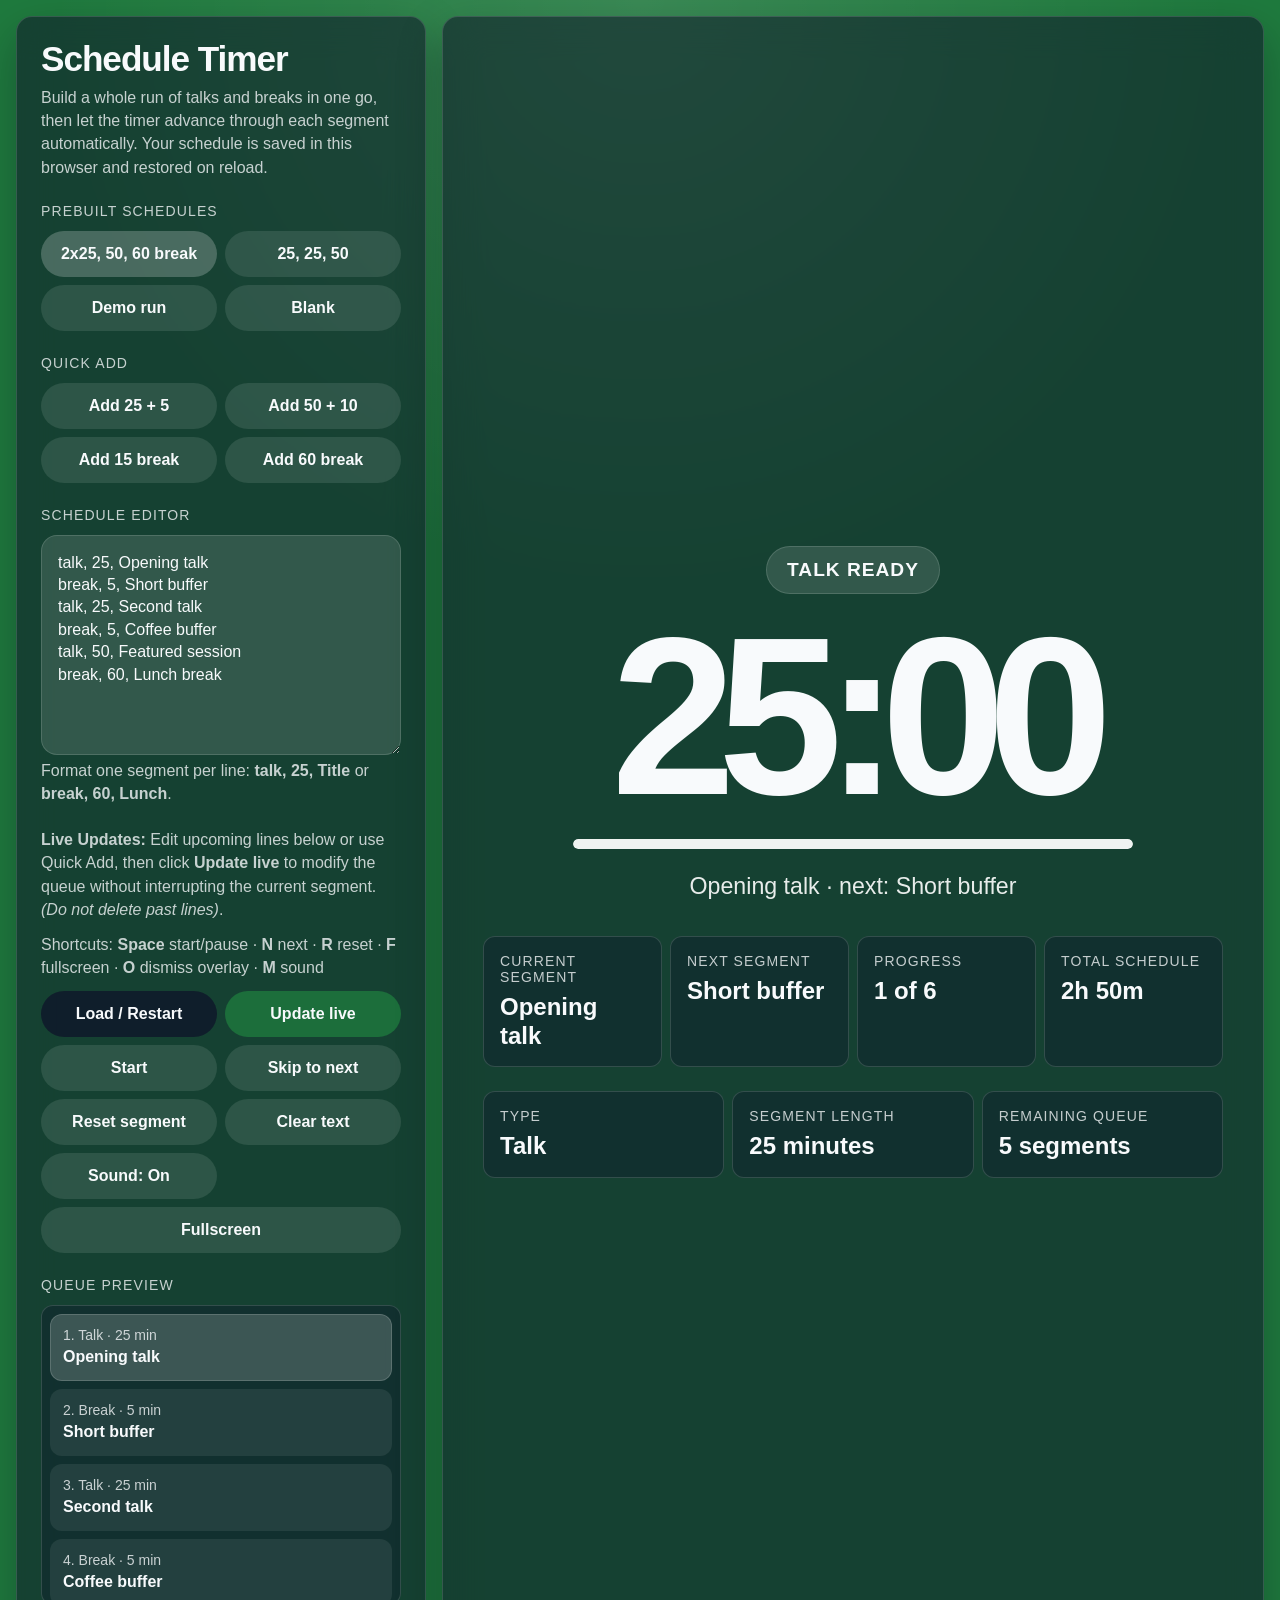
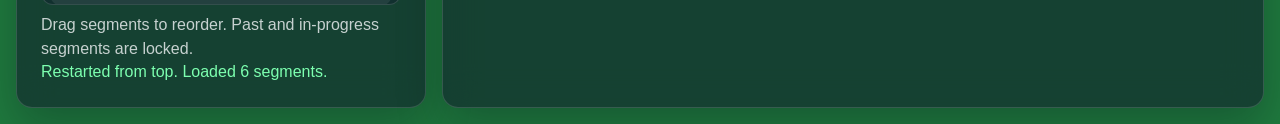
<file: archive/conference_timer_v16.html>
<!DOCTYPE html>
<html lang="en">
<head>
  <meta charset="UTF-8" />
  <meta name="viewport" content="width=device-width, initial-scale=1.0" />
  <meta name="color-scheme" content="dark" />
  <title>Conference Session Timer Schedule</title>
  <link href="https://api.fontshare.com/v2/css?f[]=satoshi@400,500,700,900&display=swap" rel="stylesheet">
  <style>
    :root {
      --text-xs: clamp(0.75rem, 0.7rem + 0.25vw, 0.875rem);
      --text-sm: clamp(0.875rem, 0.8rem + 0.35vw, 1rem);
      --text-base: clamp(1rem, 0.95rem + 0.25vw, 1.125rem);
      --text-lg: clamp(1.125rem, 1rem + 0.75vw, 1.5rem);
      --text-xl: clamp(1.5rem, 1.2rem + 1.25vw, 2.25rem);
      --space-1: 0.25rem;
      --space-2: 0.5rem;
      --space-3: 0.75rem;
      --space-4: 1rem;
      --space-5: 1.25rem;
      --space-6: 1.5rem;
      --space-8: 2rem;
      --space-10: 2.5rem;
      --space-12: 3rem;
      --radius-md: 0.75rem;
      --radius-lg: 1rem;
      --radius-full: 9999px;
      --font-body: 'Satoshi', 'Inter', sans-serif;
      --line: rgba(255,255,255,0.14);
      --glass: rgba(15,23,42,0.38);
      --glass-strong: rgba(15,23,42,0.56);
      --text: #f8fafc;
      --muted: rgba(248,250,252,0.78);
      --green: #1f7a3e;
      --yellow: #d8a413;
      --orange: #d96b19;
      --red: #ba1e28;
      --transition: 180ms cubic-bezier(0.16, 1, 0.3, 1);
      --shadow: 0 18px 45px rgba(2, 6, 23, 0.28);
    }

    * { box-sizing: border-box; }
    html, body { margin: 0; min-height: 100%; }
    body {
      min-height: 100dvh;
      font-family: var(--font-body);
      color: var(--text);
      background: var(--green);
      transition: background 400ms ease;
      padding: var(--space-4);
    }

    body.phase-green  { background: radial-gradient(circle at top, rgba(255,255,255,0.12), transparent 32%), var(--green); }
    body.phase-yellow { background: radial-gradient(circle at top, rgba(255,255,255,0.12), transparent 32%), var(--yellow); }
    body.phase-orange { background: radial-gradient(circle at top, rgba(255,255,255,0.12), transparent 32%), var(--orange); }
    body.phase-red    { background: radial-gradient(circle at top, rgba(255,255,255,0.12), transparent 32%), var(--red); }
    body.phase-blink-a { background: var(--red); }
    body.phase-blink-b { background: var(--yellow); }

    .app {
      width: min(1280px, 100%);
      margin: 0 auto;
      display: grid;
      grid-template-columns: 410px 1fr;
      gap: var(--space-4);
      min-height: calc(100dvh - 2rem);
    }

    .panel,
    .display {
      background: var(--glass-strong);
      border: 1px solid var(--line);
      border-radius: var(--radius-lg);
      box-shadow: var(--shadow);
      backdrop-filter: blur(18px);
    }

    .panel {
      padding: var(--space-6);
      display: flex;
      flex-direction: column;
      gap: var(--space-6);
      overflow-y: auto;
    }

    h1 {
      margin: 0 0 var(--space-2);
      font-size: var(--text-xl);
      line-height: 1.05;
      font-weight: 900;
      letter-spacing: -0.03em;
    }

    .intro, .hint, .helper {
      margin: 0;
      font-size: var(--text-sm);
      color: var(--muted);
      line-height: 1.45;
    }

    #validationMessage.success { color: #7dffb0; }
    #validationMessage.error   { color: #ff9d9d; }

    .section-label {
      margin: 0 0 var(--space-3);
      font-size: var(--text-xs);
      text-transform: uppercase;
      letter-spacing: 0.08em;
      color: var(--muted);
    }

    .preset-grid, .button-grid, .quick-grid,
    .meta-grid, .summary-grid { display: grid; gap: var(--space-2); }

    .preset-grid, .button-grid, .quick-grid {
      grid-template-columns: repeat(2, minmax(0, 1fr));
    }

    button, textarea, input, select { font: inherit; color: var(--text); }

    button {
      min-height: 46px;
      border-radius: var(--radius-full);
      border: 0;
      padding: 0 var(--space-4);
      background: rgba(255,255,255,0.1);
      font-size: var(--text-sm);
      font-weight: 700;
      cursor: pointer;
      transition: transform var(--transition), background var(--transition), opacity var(--transition);
    }

    button:hover  { transform: translateY(-1px); }
    button.active { background: rgba(255,255,255,0.22); }
    button.primary { background: rgba(15,23,42,0.82); }
    button.update { background: rgba(31, 122, 62, 0.8); }
    button.update:hover { background: rgba(31, 122, 62, 1); }
    button.wide   { grid-column: 1 / -1; }

    textarea {
      width: 100%;
      min-height: 220px;
      border-radius: var(--radius-lg);
      border: 1px solid rgba(255,255,255,0.14);
      background: rgba(255,255,255,0.12);
      padding: var(--space-4);
      resize: vertical;
      line-height: 1.4;
    }

    .display {
      padding: clamp(var(--space-6), 4vw, var(--space-10));
      display: grid;
      align-items: center;
      position: relative;
      overflow: hidden;
    }

    .display-inner {
      width: 100%;
      display: grid;
      gap: var(--space-6);
      justify-items: center;
      text-align: center;
      position: relative;
    }

    .status-pill {
      min-height: 48px;
      display: inline-flex;
      align-items: center;
      justify-content: center;
      padding: 0 var(--space-5);
      border-radius: var(--radius-full);
      border: 1px solid rgba(255,255,255,0.14);
      background: rgba(255,255,255,0.12);
      font-size: clamp(1rem, 1vw + 0.9rem, 1.2rem);
      font-weight: 700;
      text-transform: uppercase;
      letter-spacing: 0.05em;
      transition: opacity 180ms ease;
    }

    .time {
      margin: 0;
      font-size: clamp(5rem, 18vw, 14rem);
      line-height: 0.88;
      letter-spacing: -0.08em;
      font-weight: 900;
      font-variant-numeric: tabular-nums lining-nums;
    }

    .progress-bar {
      width: min(560px, 100%);
      height: 10px;
      border-radius: var(--radius-full);
      background: rgba(255,255,255,0.14);
      overflow: hidden;
    }

    .progress-fill {
      height: 100%;
      width: 100%;
      border-radius: var(--radius-full);
      background: rgba(255,255,255,0.92);
      transition: width 500ms linear;
    }

    .subline {
      font-size: clamp(1rem, 1.2vw + 0.9rem, 1.45rem);
      color: rgba(255,255,255,0.9);
      transition: opacity 180ms ease;
    }

    .summary-grid {
      width: 100%;
      grid-template-columns: repeat(4, minmax(0, 1fr));
      margin-top: var(--space-3);
      transition: opacity 180ms ease;
    }

    .summary-card, .meta-card, .schedule-list {
      background: var(--glass);
      border: 1px solid var(--line);
      border-radius: var(--radius-md);
    }

    .summary-card, .meta-card {
      padding: var(--space-4);
      text-align: left;
    }

    .summary-card span, .meta-card span {
      display: block;
      margin-bottom: var(--space-2);
      font-size: var(--text-xs);
      text-transform: uppercase;
      letter-spacing: 0.08em;
      color: var(--muted);
    }

    .summary-card strong, .meta-card strong {
      display: block;
      font-size: var(--text-lg);
      line-height: 1.2;
    }

    .schedule-list {
      max-height: 300px;
      overflow: auto;
      padding: var(--space-2);
      display: grid;
      gap: var(--space-2);
    }

    .schedule-row {
      border-radius: var(--radius-md);
      padding: var(--space-3);
      display: grid;
      gap: var(--space-1);
      background: rgba(255,255,255,0.08);
      border: 1px solid transparent;
      text-align: left;
    }

    .schedule-row.active {
      background: rgba(255,255,255,0.18);
      border-color: rgba(255,255,255,0.16);
    }

    .schedule-row small  { color: var(--muted); font-size: var(--text-xs); }
    .schedule-row strong { font-size: var(--text-sm); line-height: 1.3; }

    .schedule-row[draggable] { cursor: grab; }
    .schedule-row[draggable]:active { cursor: grabbing; }
    .schedule-row.dragging { opacity: 0.4; }
    .schedule-row.drag-over-top { border-top: 2px solid rgba(255,255,255,0.85); }
    .schedule-row.drag-over-bottom { border-bottom: 2px solid rgba(255,255,255,0.85); }

    .meta-grid {
      width: 100%;
      grid-template-columns: repeat(3, minmax(0, 1fr));
      transition: opacity 180ms ease;
    }

    /* ── Wrap overlay ── */
    .wrap-overlay {
      position: fixed;
      inset: 0;
      z-index: 9999;
      display: grid;
      place-items: center;
      padding: 2rem;
      background: var(--red);
      opacity: 0;
      pointer-events: none;
      transform: scale(0.98);
      transition: opacity 180ms ease, transform 180ms ease, background 180ms ease;
    }

    .wrap-overlay.visible {
      opacity: 1;
      pointer-events: auto;
      transform: scale(1);
    }

    .wrap-overlay-inner {
      text-align: center;
      max-width: 100%;
      display: flex;
      flex-direction: column;
      align-items: center;
      gap: 1.5rem;
    }

    .wrap-title {
      font-size: clamp(6rem, 18vw, 24rem);
      line-height: 0.9;
      font-weight: 900;
      letter-spacing: -0.08em;
      text-transform: uppercase;
      color: #fff;
      -webkit-text-stroke: 8px rgba(0, 0, 0, 0.35);
      text-shadow:
        0 4px 0 rgba(0, 0, 0, 0.25),
        0 0 20px rgba(0, 0, 0, 0.2),
        0 0 60px rgba(0, 0, 0, 0.2);
    }

    .wrap-timer {
      font-size: clamp(4rem, 12vw, 10rem);
      line-height: 0.9;
      font-weight: 900;
      letter-spacing: -0.08em;
      font-variant-numeric: tabular-nums lining-nums;
      color: rgba(255,255,255,0.92);
      text-shadow: 0 2px 0 rgba(0,0,0,0.2), 0 0 30px rgba(0,0,0,0.15);
    }

    .wrap-dismiss {
      font-size: clamp(0.9rem, 1.5vw, 1.2rem);
      font-weight: 700;
      letter-spacing: 0.06em;
      text-transform: uppercase;
      color: rgba(255,255,255,0.6);
    }

    body.wrap-mode .panel,
    body.wrap-mode .status-pill,
    body.wrap-mode .subline,
    body.wrap-mode .summary-grid,
    body.wrap-mode .meta-grid {
      opacity: 0.06;
      pointer-events: none;
      transition: opacity 180ms ease;
    }

    body.wrap-mode .time,
    body.wrap-mode .progress-bar {
      opacity: 0.06;
      transition: opacity 180ms ease;
    }

    @media (max-width: 1080px) {
      .app { grid-template-columns: 1fr; }
      .summary-grid, .meta-grid { grid-template-columns: 1fr; }
    }

    @media (max-width: 560px) {
      .preset-grid, .button-grid, .quick-grid { grid-template-columns: 1fr; }
      textarea { min-height: 180px; }
      .wrap-title { font-size: clamp(4rem, 22vw, 10rem); }
    }
  </style>
</head>
<body class="phase-green">
  <main class="app">
    <aside class="panel" aria-label="Schedule controls">
      <section>
        <h1>Schedule Timer</h1>
        <p class="intro">Build a whole run of talks and breaks in one go, then let the timer advance through each segment automatically. Your schedule is saved in this browser and restored on reload.</p>
      </section>

      <section>
        <p class="section-label">Prebuilt schedules</p>
        <div class="preset-grid">
          <button class="schedule-preset active" data-preset="sample">2x25, 50, 60 break</button>
          <button class="schedule-preset" data-preset="standard">25, 25, 50</button>
          <button class="schedule-preset" data-preset="short-demo">Demo run</button>
          <button class="schedule-preset" data-preset="blank">Blank</button>
        </div>
      </section>

      <section>
        <p class="section-label">Quick add</p>
        <div class="quick-grid">
          <button id="add25">Add 25 + 5</button>
          <button id="add50">Add 50 + 10</button>
          <button id="addBreak15">Add 15 break</button>
          <button id="addBreak60">Add 60 break</button>
        </div>
      </section>

      <section>
        <p class="section-label">Schedule editor</p>
        <textarea id="scheduleInput" spellcheck="false"></textarea>
        <p class="helper">
          Format one segment per line: <strong>talk, 25, Title</strong> or <strong>break, 60, Lunch</strong>.<br><br>
          <strong>Live Updates:</strong> Edit upcoming lines below or use Quick Add, then click <strong>Update live</strong> to modify the queue without interrupting the current segment. <em>(Do not delete past lines)</em>.
        </p>
        <p class="helper" style="margin-top: var(--space-3);">
          Shortcuts: <strong>Space</strong> start/pause · <strong>N</strong> next · <strong>R</strong> reset · <strong>F</strong> fullscreen · <strong>O</strong> dismiss overlay · <strong>M</strong> sound
        </p>
        <div class="button-grid" style="margin-top: var(--space-3);">
          <button id="loadSchedule" class="primary">Load / Restart</button>
          <button id="updateLive" class="update">Update live</button>
          <button id="startPause">Start</button>
          <button id="skip">Skip to next</button>
          <button id="reset">Reset segment</button>
          <button id="clearSchedule">Clear text</button>
          <button id="soundToggle">Sound: On</button>
          <button id="fullscreen" class="wide">Fullscreen</button>
        </div>
      </section>

      <section>
        <p class="section-label">Queue preview</p>
        <div id="scheduleList" class="schedule-list"></div>
        <p class="helper" style="margin-top: var(--space-2);">Drag segments to reorder. Past and in-progress segments are locked.</p>
        <p id="validationMessage" class="hint">Schedule loaded.</p>
      </section>
    </aside>

    <section class="display" aria-label="Main countdown display">
      <div class="display-inner">
        <div id="statusPill" class="status-pill">Talk ready</div>
        <p id="timeLeft" class="time" aria-live="off">25:00</p>
        <div class="progress-bar" aria-hidden="true"><div id="progressFill" class="progress-fill"></div></div>
        <div id="subline" class="subline">Opening talk · next: Short buffer</div>

        <div class="summary-grid">
          <article class="summary-card">
            <span>Current segment</span>
            <strong id="currentSegment">Opening talk</strong>
          </article>
          <article class="summary-card">
            <span>Next segment</span>
            <strong id="nextSegment">Short buffer</strong>
          </article>
          <article class="summary-card">
            <span>Progress</span>
            <strong id="progressInfo">1 of 6</strong>
          </article>
          <article class="summary-card">
            <span>Total schedule</span>
            <strong id="totalDuration">2h 50m</strong>
          </article>
        </div>

        <div class="meta-grid">
          <article class="meta-card">
            <span>Type</span>
            <strong id="segmentType">Talk</strong>
          </article>
          <article class="meta-card">
            <span>Segment length</span>
            <strong id="segmentLength">25 minutes</strong>
          </article>
          <article class="meta-card">
            <span>Remaining queue</span>
            <strong id="remainingQueue">5 segments</strong>
          </article>
        </div>
      </div>
    </section>
  </main>

  <!-- Full-screen wrap overlay (kept out of .display so position:fixed covers the viewport) -->
  <div id="wrapOverlay" class="wrap-overlay" aria-live="assertive" aria-atomic="true">
    <div class="wrap-overlay-inner">
      <div class="wrap-title">WRAP IT UP!!!</div>
      <div id="wrapTimer" class="wrap-timer">00:00</div>
          <div class="wrap-dismiss">Press O or click to dismiss</div>
    </div>
  </div>

  <script>
    const PRESETS = {
      sample: [
        'talk, 25, Opening talk',
        'break, 5, Short buffer',
        'talk, 25, Second talk',
        'break, 5, Coffee buffer',
        'talk, 50, Featured session',
        'break, 60, Lunch break'
      ].join('\n'),
      standard: [
        'talk, 25, Session 1',
        'break, 5, Buffer',
        'talk, 25, Session 2',
        'break, 5, Buffer',
        'talk, 50, Session 3',
        'break, 10, Buffer'
      ].join('\n'),
      'short-demo': [
        'talk, 3, Demo talk 1',
        'break, 1, Demo break',
        'talk, 3, Demo talk 2',
        'break, 1, Demo reset',
        'talk, 5, Demo keynote',
        'break, 2, Demo wrap'
      ].join('\n'),
      blank: ''
    };

    const STORAGE_KEY = 'conferenceTimer.v16';

    const scheduleInput      = document.getElementById('scheduleInput');
    const loadScheduleBtn    = document.getElementById('loadSchedule');
    const updateLiveBtn      = document.getElementById('updateLive');
    const clearScheduleBtn   = document.getElementById('clearSchedule');
    const startPauseBtn      = document.getElementById('startPause');
    const resetBtn           = document.getElementById('reset');
    const skipBtn            = document.getElementById('skip');
    const fullscreenBtn      = document.getElementById('fullscreen');
    const soundBtn           = document.getElementById('soundToggle');
    const schedulePresetBtns = [...document.querySelectorAll('.schedule-preset')];
    const add25Btn           = document.getElementById('add25');
    const add50Btn           = document.getElementById('add50');
    const addBreak15Btn      = document.getElementById('addBreak15');
    const addBreak60Btn      = document.getElementById('addBreak60');
    const statusPill         = document.getElementById('statusPill');
    const timeLeft           = document.getElementById('timeLeft');
    const progressFill       = document.getElementById('progressFill');
    const wrapOverlay        = document.getElementById('wrapOverlay');
    const wrapTimerEl        = document.getElementById('wrapTimer');
    const subline            = document.getElementById('subline');
    const currentSegmentEl   = document.getElementById('currentSegment');
    const nextSegmentEl      = document.getElementById('nextSegment');
    const progressInfoEl     = document.getElementById('progressInfo');
    const totalDurationEl    = document.getElementById('totalDuration');
    const segmentTypeEl      = document.getElementById('segmentType');
    const segmentLengthEl    = document.getElementById('segmentLength');
    const remainingQueueEl   = document.getElementById('remainingQueue');
    const scheduleListEl     = document.getElementById('scheduleList');
    const validationMessageEl = document.getElementById('validationMessage');
    const body               = document.body;

    let schedule          = [];
    let currentIndex      = 0;
    let remainingSeconds  = 0;
    let timerRunning      = false;
    let timerId           = null;
    let deadline          = 0;
    let blinkState        = false;
    let blinkTimerId      = null;
    let overlayDismissed  = false;
    let overlayActive     = false;
    let scheduleComplete  = false;
    let soundMuted        = false;
    let alertedPhase      = 'green';
    let dragIndex         = null;
    let started           = false;

    const PHASE_RANK = { green: 0, yellow: 1, orange: 2, red: 3, blink: 4 };

    /* ── Feedback helpers ── */

    function setMessage(text, type) {
      validationMessageEl.textContent = text;
      validationMessageEl.classList.toggle('success', type === 'success');
      validationMessageEl.classList.toggle('error', type === 'error');
    }

    function escapeHtml(str) {
      return String(str).replace(/[&<>"']/g, c => ({
        '&': '&amp;', '<': '&lt;', '>': '&gt;', '"': '&quot;', "'": '&#39;'
      }[c]));
    }

    /* ── Persistence ── */

    function persist() {
      try {
        localStorage.setItem(STORAGE_KEY, JSON.stringify({
          text: scheduleInput.value,
          index: currentIndex,
          muted: soundMuted
        }));
      } catch (_) {}
    }

    function restore() {
      try {
        const raw = localStorage.getItem(STORAGE_KEY);
        if (!raw) return false;
        const data = JSON.parse(raw);
        if (typeof data.muted === 'boolean') soundMuted = data.muted;
        updateSoundBtn();
        if (typeof data.text === 'string' && data.text.trim()) {
          scheduleInput.value = data.text;
          schedule = parseSchedule(data.text);
          currentIndex = Math.min(Math.max(data.index ?? 0, 0), Math.max(schedule.length - 1, 0));
          remainingSeconds = schedule[currentIndex].seconds;
          schedulePresetBtns.forEach(b => b.classList.remove('active'));
          render();
          setMessage(`Restored saved schedule (${schedule.length} segments).`, 'success');
          return true;
        }
      } catch (_) {}
      return false;
    }

    /* ── Schedule parsing ── */

    function getTalkWarnings(minutes) {
      if (minutes === 25) return { yellow: 7*60, orange: 5*60, red: 2*60, blink: 60 };
      if (minutes === 50) return { yellow: 10*60, orange: 5*60, red: 2*60, blink: 60 };
      const total = minutes * 60;
      return {
        yellow: Math.max(3*60, Math.round(total * 0.28)),
        orange: Math.max(2*60, Math.round(total * 0.2)),
        red:    Math.max(60,   Math.round(total * 0.08)),
        blink:  Math.max(30,   Math.round(total * 0.04))
      };
    }

    function parseSchedule(text) {
      const lines = text.split('\n').map(l => l.trim()).filter(Boolean);
      if (!lines.length) throw new Error('Add at least one schedule segment.');
      return lines.map((line, index) => {
        const parts = line.split(',').map(p => p.trim());
        if (parts.length < 2) throw new Error(`Line ${index + 1} must include type and minutes.`);
        const type    = parts[0].toLowerCase();
        const minutes = Number(parts[1]);
        const title   = parts.slice(2).join(', ') || (type === 'break' ? `Break ${index+1}` : `Talk ${index+1}`);
        if (!['talk','break'].includes(type)) throw new Error(`Line ${index + 1} must start with talk or break.`);
        if (!Number.isFinite(minutes) || minutes <= 0) throw new Error(`Line ${index + 1} needs a valid minute value.`);
        const base = { type, title, minutes, seconds: Math.round(minutes * 60) };
        return type === 'talk' ? { ...base, warnings: getTalkWarnings(minutes) } : { ...base, warnings: null };
      });
    }

    /* ── Formatting ── */

    function formatTime(totalSeconds) {
      const s = Math.max(0, Math.floor(totalSeconds));
      const h = Math.floor(s / 3600);
      const m = Math.floor((s % 3600) / 60);
      const sec = s % 60;
      if (h) return `${h}:${String(m).padStart(2,'0')}:${String(sec).padStart(2,'0')}`;
      return `${String(m).padStart(2,'0')}:${String(sec).padStart(2,'0')}`;
    }

    function formatDuration(totalMinutes) {
      const h = Math.floor(totalMinutes/60), m = totalMinutes%60;
      if (h && m) return `${h}h ${m}m`;
      if (h) return `${h}h`;
      return `${m}m`;
    }

    /* ── Timer control ── */

    function running() { return timerRunning; }

    function stopTimer() {
      timerRunning = false;
      deadline = 0;
      if (timerId !== null) { clearInterval(timerId); timerId = null; }
    }

    function startTimer() {
      if (scheduleComplete) {
        setMessage('Schedule complete — use Load / Restart.', 'error');
        return;
      }
      if (!schedule.length || running()) return;
      if (remainingSeconds <= 0) {
        goToNextSegment();
        if (!schedule.length || scheduleComplete) return;
      }
      started = true;
      timerRunning = true;
      deadline = performance.now() + remainingSeconds * 1000;
      if (timerId === null) timerId = setInterval(tick, 1000);
      render();
    }

    function pauseTimer() {
      if (!timerRunning) return;
      remainingSeconds = Math.max(0, Math.ceil((deadline - performance.now()) / 1000));
      stopTimer();
      render();
    }

    function tick() {
      if (!timerRunning) return;
      const now = performance.now();
      if (now >= deadline) {
        remainingSeconds = 0;
        updateTimerUI();
        finishSegment();
        return;
      }
      const fresh = Math.ceil((deadline - now) / 1000);
      if (fresh !== remainingSeconds) {
        remainingSeconds = fresh;
        updateTimerUI();
      }
      alertForPhase(colorPhase(currentSegment()));
    }

    function finishSegment() {
      playChime();
      goToNextSegment(true);
    }

    function goToNextSegment(anchor = false) {
      if (!schedule.length) return;
      if (currentIndex < schedule.length - 1) {
        const prevEnd = deadline;
        currentIndex++;
        remainingSeconds = schedule[currentIndex].seconds;
        blinkState = false;
        overlayDismissed = false;
        scheduleComplete = false;
        alertedPhase = 'green';
        started = true;
        if (timerRunning) {
          if (anchor && prevEnd > 0) deadline = prevEnd + remainingSeconds * 1000;
          else deadline = performance.now() + remainingSeconds * 1000;
          remainingSeconds = Math.max(0, Math.ceil((deadline - performance.now()) / 1000));
        }
        if (schedule[currentIndex].type === 'talk') {
          overlayActive = false;
          overlayDismissed = false;
        }
        render();
        return;
      }
      stopTimer();
      remainingSeconds = 0;
      scheduleComplete = true;
      overlayActive = false;
      overlayDismissed = false;
      render();
    }

    function resetSegment() {
      if (!schedule.length) return;
      const wasRunning = timerRunning;
      stopTimer();
      remainingSeconds = schedule[currentIndex].seconds;
      blinkState = false;
      overlayDismissed = false;
      overlayActive = false;
      scheduleComplete = false;
      alertedPhase = 'green';
      render();
      if (wasRunning) startTimer();
    }

    /* ── Schedule actions ── */

    function setPreset(name) {
      schedulePresetBtns.forEach(b => b.classList.toggle('active', b.dataset.preset === name));
      scheduleInput.value = PRESETS[name];
      if (name !== 'blank') loadSchedule();
      else {
        schedule = []; currentIndex = 0; remainingSeconds = 0; scheduleComplete = false;
        started = false;
        overlayActive = false; overlayDismissed = false;
        stopTimer(); render();
        setMessage('Schedule cleared — use quick add or write your own.', 'success');
      }
    }

    function loadSchedule() {
      try {
        schedule          = parseSchedule(scheduleInput.value);
        currentIndex      = 0;
        remainingSeconds  = schedule[0].seconds;
        blinkState        = false;
        overlayDismissed  = false;
        overlayActive     = false;
        scheduleComplete  = false;
        alertedPhase      = 'green';
        started           = false;
        stopTimer();
        setMessage(`Restarted from top. Loaded ${schedule.length} segments.`, 'success');
        render();
      } catch (e) {
        setMessage(e.message, 'error');
      }
    }

    function updateLiveSchedule() {
      if (!schedule.length) {
        setMessage('Nothing to update yet — load or quick-add a schedule first.', 'error');
        return;
      }
      try {
        const newParsed = parseSchedule(scheduleInput.value);
        const pastAndCurrent = schedule.slice(0, currentIndex + 1);
        const future = newParsed.slice(currentIndex + 1);
        schedule = [...pastAndCurrent, ...future];
        if (future.length) scheduleComplete = false;
        setMessage('Upcoming segments updated live.', 'success');
        render();
      } catch (e) {
        setMessage(`Live update failed: ${e.message}`, 'error');
      }
    }

    function clearSchedule() {
      scheduleInput.value = '';
      schedule = []; currentIndex = 0; remainingSeconds = 0; scheduleComplete = false;
      started = false;
      overlayActive = false; overlayDismissed = false;
      stopTimer();
      setMessage('Schedule cleared.', 'success');
      render();
    }

    function appendLine(text) {
      scheduleInput.value = scheduleInput.value.trim()
        ? `${scheduleInput.value.trim()}\n${text}` : text;
    }

    function quickAdd(line) {
      appendLine(line);
      if (schedule.length === 0) loadSchedule();
      else updateLiveSchedule();
    }

    /* ── Drag-and-drop reordering ── */

    function syncTextareaFromSchedule() {
      scheduleInput.value = schedule.map(seg => `${seg.type}, ${seg.minutes}, ${seg.title}`).join('\n');
    }

    function reorderSegment(from, to, before) {
      const [seg] = schedule.splice(from, 1);
      let insertAt;
      if (before) insertAt = to <= from ? to : to - 1;
      else insertAt = to < from ? to + 1 : to;
      schedule.splice(insertAt, 0, seg);
      syncTextareaFromSchedule();
      setMessage('Schedule reordered.', 'success');
      render();
    }

    /* ── Audio ── */

    let audioCtx = null;

    function ensureAudio() {
      if (soundMuted) return null;
      const AC = window.AudioContext || window.webkitAudioContext;
      if (!AC) return null;
      if (!audioCtx) audioCtx = new AC();
      if (audioCtx.state === 'suspended') audioCtx.resume();
      return audioCtx;
    }

    function beep(freq, dur, delay = 0, gain = 0.2) {
      const ctx = ensureAudio();
      if (!ctx) return;
      const t = ctx.currentTime + delay;
      const osc = ctx.createOscillator();
      const g = ctx.createGain();
      osc.type = 'sine';
      osc.frequency.value = freq;
      g.gain.setValueAtTime(gain, t);
      g.gain.exponentialRampToValueAtTime(0.0001, t + dur);
      osc.connect(g).connect(ctx.destination);
      osc.start(t);
      osc.stop(t + dur + 0.02);
    }

    function playChime() {
      beep(660, 0.15);
      beep(880, 0.25, 0.15);
    }

    function toggleSound() {
      soundMuted = !soundMuted;
      updateSoundBtn();
      persist();
      if (!soundMuted) beep(880, 0.12);
    }

    function updateSoundBtn() {
      soundBtn.textContent = soundMuted ? 'Sound: Off' : 'Sound: On';
      soundBtn.classList.toggle('active', !soundMuted);
      soundBtn.setAttribute('aria-pressed', String(!soundMuted));
    }

    /* ── Phase colors ── */

    function colorPhase(segment) {
      if (!segment || segment.type === 'break') return 'green';
      const w = segment.warnings;
      if (remainingSeconds <= w.blink) return 'blink';
      if (remainingSeconds <= w.red) return 'red';
      if (remainingSeconds <= w.orange) return 'orange';
      if (remainingSeconds <= w.yellow) return 'yellow';
      return 'green';
    }

    function alertForPhase(phase) {
      if (soundMuted) return;
      if (PHASE_RANK[phase] > PHASE_RANK[alertedPhase]) {
        if (phase === 'yellow') beep(440, 0.15);
        else if (phase === 'orange') { beep(523, 0.12); beep(659, 0.12, 0.15); }
        else if (phase === 'red') { beep(659, 0.12); beep(659, 0.12, 0.15); beep(659, 0.12, 0.3); }
        alertedPhase = phase;
      }
      if (phase === 'blink') beep(1200, 0.06);
    }

    function syncOverlayBlink() {
      wrapOverlay.style.background = blinkState ? 'var(--red)' : 'var(--yellow)';
    }

    function blinkTick() {
      blinkState = !blinkState;
      body.classList.remove('phase-blink-a', 'phase-blink-b');
      body.classList.add(blinkState ? 'phase-blink-a' : 'phase-blink-b');
      syncOverlayBlink();
    }

    function startBlink() {
      if (blinkTimerId !== null) return;
      blinkTimerId = setInterval(blinkTick, 450);
    }

    function stopBlink() {
      if (blinkTimerId !== null) {
        clearInterval(blinkTimerId);
        blinkTimerId = null;
      }
    }

    function dismissOverlay() {
      if (!overlayActive || overlayDismissed) return;
      overlayDismissed = true;
      overlayActive = false;
      stopBlink();
      body.classList.remove('wrap-mode');
      wrapOverlay.classList.remove('visible');
    }

    function applyColors(segment) {
      body.className = '';

      if (scheduleComplete || !segment) {
        body.classList.add('phase-green');
      } else if (segment.type === 'break') {
        body.classList.add('phase-green');
      } else {
        const phase = colorPhase(segment);
        if (phase === 'blink') {
          if (remainingSeconds > 0 && !overlayActive) {
            overlayActive = true;
            overlayDismissed = false;
          }
          body.classList.add(blinkState ? 'phase-blink-a' : 'phase-blink-b');
        } else {
          body.classList.add(phase === 'green' ? 'phase-green' : `phase-${phase}`);
        }
      }

      if (overlayActive && !overlayDismissed) {
        body.classList.add('wrap-mode');
        wrapOverlay.classList.add('visible');
        syncOverlayBlink();
        startBlink();
      } else {
        body.classList.remove('wrap-mode');
        wrapOverlay.classList.remove('visible');
        stopBlink();
      }
    }

    /* ── Rendering ── */

    function renderScheduleList() {
      if (!schedule.length) {
        scheduleListEl.innerHTML = '<div class="schedule-row"><strong>No schedule loaded</strong><small>Add lines and load the schedule.</small></div>';
        return;
      }
      scheduleListEl.innerHTML = schedule.map((seg, i) => {
        const draggable = !isLocked(i) ? ' draggable="true"' : '';
        return `
        <div class="schedule-row${i === currentIndex ? ' active' : ''}" data-index="${i}"${draggable}>
          <small>${i+1}. ${seg.type === 'talk' ? 'Talk' : 'Break'} · ${seg.minutes} min</small>
          <strong>${escapeHtml(seg.title)}</strong>
        </div>`;
      }).join('');
    }

    function updateTimerUI() {
      const current = currentSegment();
      const formatted = formatTime(remainingSeconds);

      timeLeft.textContent    = formatted;
      wrapTimerEl.textContent = formatted;
      document.title = `${formatted} · Conference Session Timer`;

      progressFill.style.width = current && current.seconds > 0
        ? `${Math.max(0, Math.min(100, (remainingSeconds / current.seconds) * 100))}%`
        : '0%';

      applyColors(current);
    }

    function updateSummaryUI() {
      const current = currentSegment();
      const next    = nextSegment();
      const totalMinutes = schedule.reduce((s, seg) => s + seg.minutes, 0);

      let status;
      if (scheduleComplete) status = 'Schedule complete';
      else if (!current) status = 'No schedule loaded';
      else status = current.type === 'talk'
        ? (running() ? 'Talk in progress' : 'Talk ready')
        : (running() ? 'Break in progress' : 'Break ready');

      statusPill.textContent = status;
      currentSegmentEl.textContent  = current ? current.title : '—';
      nextSegmentEl.textContent     = next ? next.title : 'End of schedule';
      progressInfoEl.textContent    = schedule.length ? `${Math.min(currentIndex+1, schedule.length)} of ${schedule.length}` : '0 of 0';
      totalDurationEl.textContent   = formatDuration(totalMinutes);
      segmentTypeEl.textContent     = current ? (current.type === 'talk' ? 'Talk' : 'Break') : '—';
      segmentLengthEl.textContent   = current ? `${current.minutes} minutes` : '—';
      remainingQueueEl.textContent  = schedule.length ? `${Math.max(schedule.length - currentIndex - 1, 0)} segments` : '0 segments';
      subline.textContent           = current ? `${current.title} · next: ${next ? next.title : 'End of schedule'}` : 'Load a schedule to begin';
      startPauseBtn.textContent     = running() ? 'Pause' : 'Start';
    }

    function render() {
      updateTimerUI();
      updateSummaryUI();
      applyColors(currentSegment());
      renderScheduleList();
      persist();
    }

    /* ── Helpers for events ── */

    function currentSegment() { return schedule[currentIndex] || null; }
    function nextSegment()    { return schedule[currentIndex + 1] || null; }

    async function toggleFullscreen() {
      try {
        if (!document.fullscreenElement) await document.documentElement.requestFullscreen();
        else await document.exitFullscreen();
      } catch (_) {}
    }

    /* ── Event wiring ── */

    schedulePresetBtns.forEach(b => b.addEventListener('click', () => setPreset(b.dataset.preset)));
    loadScheduleBtn.addEventListener('click', loadSchedule);
    updateLiveBtn.addEventListener('click', updateLiveSchedule);
    clearScheduleBtn.addEventListener('click', clearSchedule);
    startPauseBtn.addEventListener('click', () => running() ? pauseTimer() : startTimer());
    resetBtn.addEventListener('click', resetSegment);
    skipBtn.addEventListener('click', goToNextSegment);
    fullscreenBtn.addEventListener('click', toggleFullscreen);
    soundBtn.addEventListener('click', toggleSound);

    add25Btn.addEventListener('click', () => quickAdd('talk, 25, New 25 minute talk'));
    add50Btn.addEventListener('click', () => quickAdd('talk, 50, New 50 minute talk'));
    addBreak15Btn.addEventListener('click', () => quickAdd('break, 15, Short break'));
    addBreak60Btn.addEventListener('click', () => quickAdd('break, 60, Meal break'));

    /* ── Drag-and-drop wiring (delegated on the queue list) ── */

    function isLocked(index) {
      return started && index <= currentIndex;
    }

    function dragRowFromEvent(e) {
      return e.target && e.target.closest ? e.target.closest('.schedule-row') : null;
    }

    function clearDragState() {
      dragIndex = null;
      scheduleListEl.querySelectorAll('.dragging, .drag-over-top, .drag-over-bottom')
        .forEach(el => el.classList.remove('dragging', 'drag-over-top', 'drag-over-bottom'));
    }

    scheduleListEl.addEventListener('dragstart', e => {
      const row = dragRowFromEvent(e);
      if (!row || !row.draggable) { e.preventDefault(); return; }
      dragIndex = Number(row.dataset.index);
      row.classList.add('dragging');
      e.dataTransfer.effectAllowed = 'move';
      e.dataTransfer.setData('text/plain', String(dragIndex));
    });

    scheduleListEl.addEventListener('dragover', e => {
      if (dragIndex === null) return;
      const row = dragRowFromEvent(e);
      if (!row) return;
      const i = Number(row.dataset.index);
      if (i === dragIndex || isLocked(i)) return;
      e.preventDefault();
      e.dataTransfer.dropEffect = 'move';
      const rect = row.getBoundingClientRect();
      const before = e.clientY < rect.top + rect.height / 2;
      row.classList.remove('drag-over-top', 'drag-over-bottom');
      row.classList.add(before ? 'drag-over-top' : 'drag-over-bottom');
    });

    scheduleListEl.addEventListener('dragleave', e => {
      const row = dragRowFromEvent(e);
      if (row) row.classList.remove('drag-over-top', 'drag-over-bottom');
    });

    scheduleListEl.addEventListener('drop', e => {
      if (dragIndex === null) return;
      const row = dragRowFromEvent(e);
      if (!row) return;
      const i = Number(row.dataset.index);
      if (i === dragIndex || isLocked(i)) return;
      e.preventDefault();
      const rect = row.getBoundingClientRect();
      const before = e.clientY < rect.top + rect.height / 2;
      reorderSegment(dragIndex, i, before);
      clearDragState();
    });

    scheduleListEl.addEventListener('dragend', clearDragState);

    document.addEventListener('keydown', e => {
      const tag = e.target.tagName;
      if (tag === 'INPUT' || tag === 'TEXTAREA' || tag === 'BUTTON' || tag === 'SELECT') return;

      if (e.code === 'Space') {
        e.preventDefault();
        running() ? pauseTimer() : startTimer();
      }
      if (e.key.toLowerCase() === 'n') goToNextSegment();
      if (e.key.toLowerCase() === 'r') resetSegment();
      if (e.key.toLowerCase() === 'f') toggleFullscreen();
      if (e.key.toLowerCase() === 'm') toggleSound();
      if (e.key.toLowerCase() === 'o') dismissOverlay();
    });

    wrapOverlay.addEventListener('click', dismissOverlay);

    if (!restore()) setPreset('sample');
  </script>
</body>
</html>
</file>
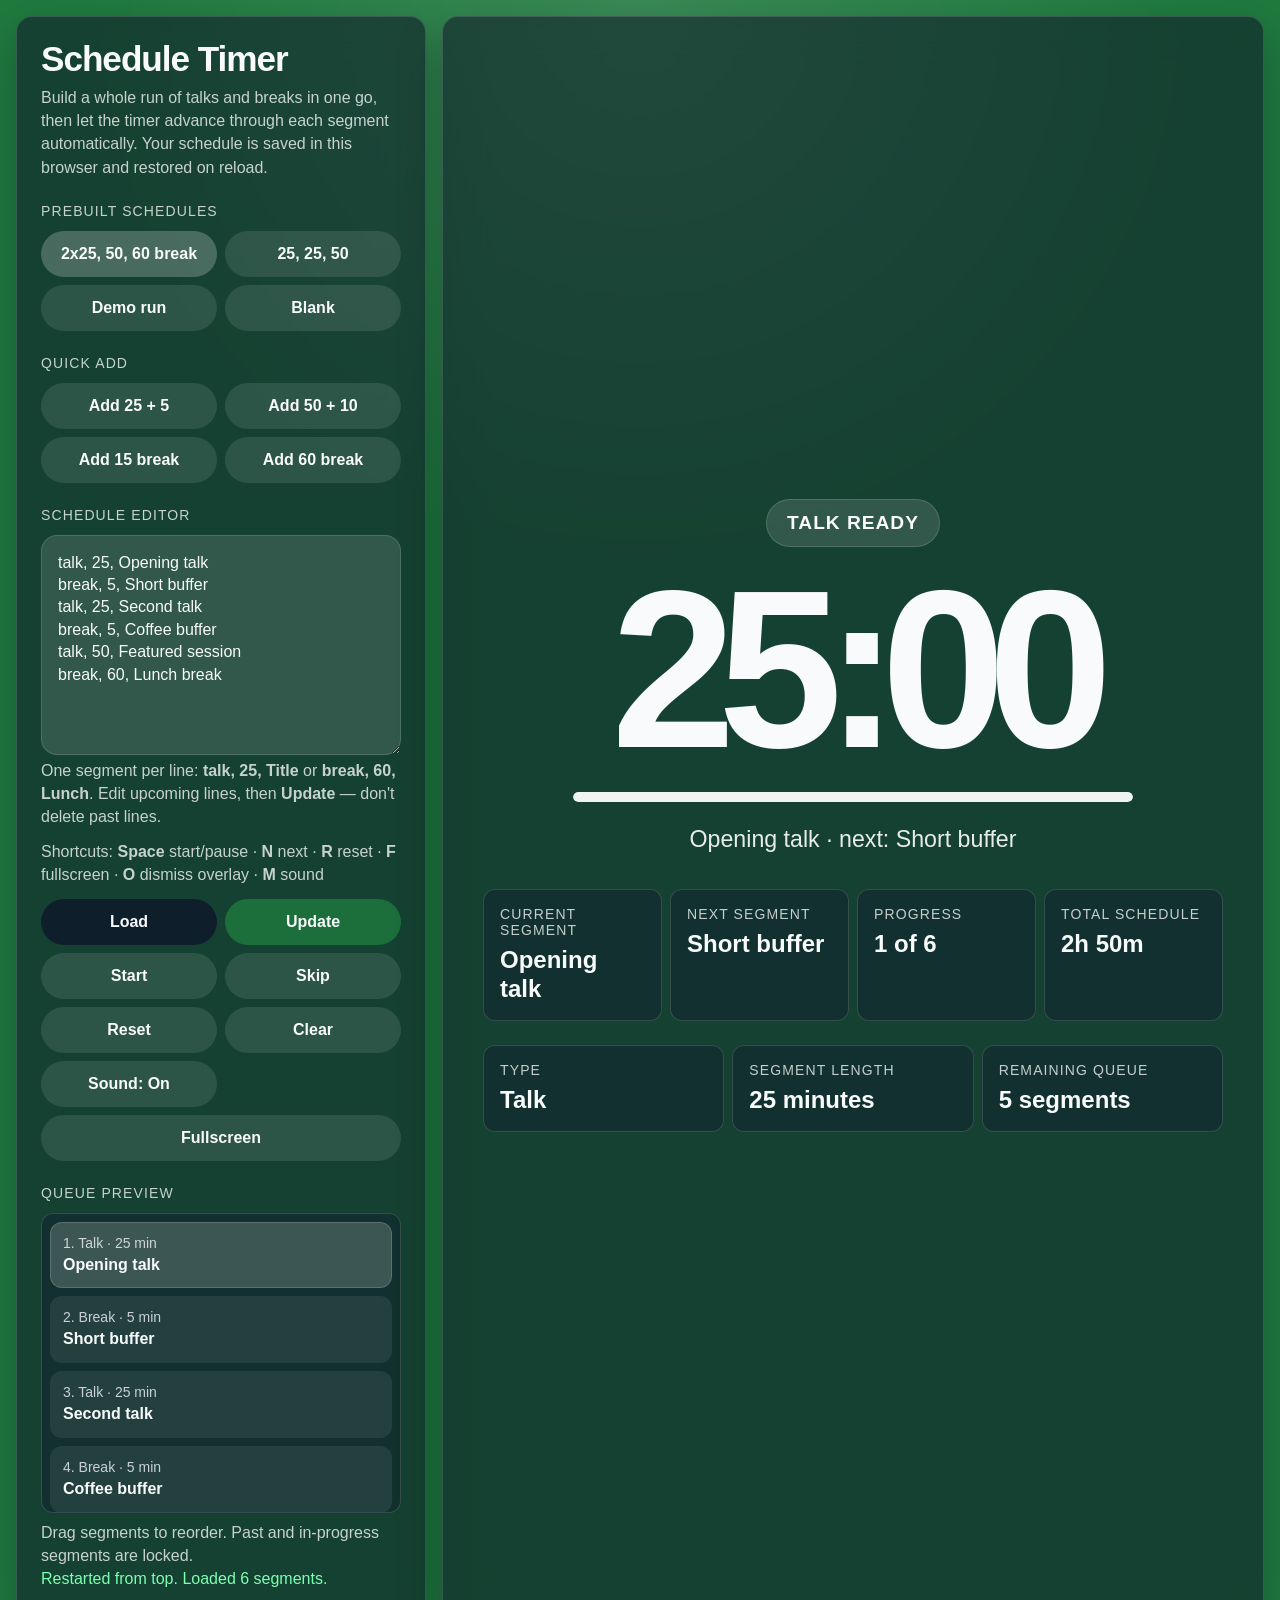
<file: archive/conference_timer_v17.html>
<!DOCTYPE html>
<html lang="en">
<head>
  <meta charset="UTF-8" />
  <meta name="viewport" content="width=device-width, initial-scale=1.0" />
  <meta name="color-scheme" content="dark" />
  <title>Conference Session Timer Schedule</title>
  <link href="https://api.fontshare.com/v2/css?f[]=satoshi@400,500,700,900&display=swap" rel="stylesheet">
  <style>
    :root {
      --text-xs: clamp(0.75rem, 0.7rem + 0.25vw, 0.875rem);
      --text-sm: clamp(0.875rem, 0.8rem + 0.35vw, 1rem);
      --text-base: clamp(1rem, 0.95rem + 0.25vw, 1.125rem);
      --text-lg: clamp(1.125rem, 1rem + 0.75vw, 1.5rem);
      --text-xl: clamp(1.5rem, 1.2rem + 1.25vw, 2.25rem);
      --space-1: 0.25rem;
      --space-2: 0.5rem;
      --space-3: 0.75rem;
      --space-4: 1rem;
      --space-5: 1.25rem;
      --space-6: 1.5rem;
      --space-8: 2rem;
      --space-10: 2.5rem;
      --space-12: 3rem;
      --radius-md: 0.75rem;
      --radius-lg: 1rem;
      --radius-full: 9999px;
      --font-body: 'Satoshi', 'Inter', sans-serif;
      --line: rgba(255,255,255,0.14);
      --glass: rgba(15,23,42,0.38);
      --glass-strong: rgba(15,23,42,0.56);
      --text: #f8fafc;
      --muted: rgba(248,250,252,0.78);
      --green: #1f7a3e;
      --yellow: #d8a413;
      --orange: #d96b19;
      --red: #ba1e28;
      --transition: 180ms cubic-bezier(0.16, 1, 0.3, 1);
      --shadow: 0 18px 45px rgba(2, 6, 23, 0.28);
    }

    * { box-sizing: border-box; }
    html, body { margin: 0; min-height: 100%; }
    body {
      min-height: 100dvh;
      font-family: var(--font-body);
      color: var(--text);
      background: var(--green);
      transition: background 400ms ease;
      padding: var(--space-4);
    }

    body.phase-green  { background: radial-gradient(circle at top, rgba(255,255,255,0.12), transparent 32%), var(--green); }
    body.phase-yellow { background: radial-gradient(circle at top, rgba(255,255,255,0.12), transparent 32%), var(--yellow); }
    body.phase-orange { background: radial-gradient(circle at top, rgba(255,255,255,0.12), transparent 32%), var(--orange); }
    body.phase-red    { background: radial-gradient(circle at top, rgba(255,255,255,0.12), transparent 32%), var(--red); }
    body.phase-blink-a { background: var(--red); }
    body.phase-blink-b { background: var(--yellow); }

    .app {
      width: min(1280px, 100%);
      margin: 0 auto;
      display: grid;
      grid-template-columns: 410px 1fr;
      gap: var(--space-4);
      min-height: calc(100dvh - 2rem);
    }

    .panel,
    .display {
      background: var(--glass-strong);
      border: 1px solid var(--line);
      border-radius: var(--radius-lg);
      box-shadow: var(--shadow);
      backdrop-filter: blur(18px);
    }

    .panel {
      padding: var(--space-6);
      display: flex;
      flex-direction: column;
      gap: var(--space-6);
      overflow-y: auto;
    }

    h1 {
      margin: 0 0 var(--space-2);
      font-size: var(--text-xl);
      line-height: 1.05;
      font-weight: 900;
      letter-spacing: -0.03em;
    }

    .intro, .hint, .helper {
      margin: 0;
      font-size: var(--text-sm);
      color: var(--muted);
      line-height: 1.45;
    }

    #validationMessage.success { color: #7dffb0; }
    #validationMessage.error   { color: #ff9d9d; }

    .section-label {
      margin: 0 0 var(--space-3);
      font-size: var(--text-xs);
      text-transform: uppercase;
      letter-spacing: 0.08em;
      color: var(--muted);
    }

    .preset-grid, .button-grid, .quick-grid,
    .meta-grid, .summary-grid { display: grid; gap: var(--space-2); }

    .preset-grid, .button-grid, .quick-grid {
      grid-template-columns: repeat(2, minmax(0, 1fr));
    }

    button, textarea, input, select { font: inherit; color: var(--text); }

    button {
      min-height: 46px;
      border-radius: var(--radius-full);
      border: 0;
      padding: 0 var(--space-4);
      background: rgba(255,255,255,0.1);
      font-size: var(--text-sm);
      font-weight: 700;
      cursor: pointer;
      transition: transform var(--transition), background var(--transition), opacity var(--transition);
    }

    button:hover  { transform: translateY(-1px); }
    button.active { background: rgba(255,255,255,0.22); }
    button.primary { background: rgba(15,23,42,0.82); }
    button.update { background: rgba(31, 122, 62, 0.8); }
    button.update:hover { background: rgba(31, 122, 62, 1); }
    button.wide   { grid-column: 1 / -1; }

    textarea {
      width: 100%;
      min-height: 220px;
      border-radius: var(--radius-lg);
      border: 1px solid rgba(255,255,255,0.14);
      background: rgba(255,255,255,0.12);
      padding: var(--space-4);
      resize: vertical;
      line-height: 1.4;
    }

    .display {
      padding: clamp(var(--space-6), 4vw, var(--space-10));
      display: grid;
      align-items: center;
      position: relative;
      overflow: hidden;
    }

    .display-inner {
      width: 100%;
      display: grid;
      gap: var(--space-6);
      justify-items: center;
      text-align: center;
      position: relative;
    }

    .status-pill {
      min-height: 48px;
      display: inline-flex;
      align-items: center;
      justify-content: center;
      padding: 0 var(--space-5);
      border-radius: var(--radius-full);
      border: 1px solid rgba(255,255,255,0.14);
      background: rgba(255,255,255,0.12);
      font-size: clamp(1rem, 1vw + 0.9rem, 1.2rem);
      font-weight: 700;
      text-transform: uppercase;
      letter-spacing: 0.05em;
      transition: opacity 180ms ease;
    }

    .time {
      margin: 0;
      font-size: clamp(5rem, 18vw, 14rem);
      line-height: 0.88;
      letter-spacing: -0.08em;
      font-weight: 900;
      font-variant-numeric: tabular-nums lining-nums;
    }

    .progress-bar {
      width: min(560px, 100%);
      height: 10px;
      border-radius: var(--radius-full);
      background: rgba(255,255,255,0.14);
      overflow: hidden;
    }

    .progress-fill {
      height: 100%;
      width: 100%;
      border-radius: var(--radius-full);
      background: rgba(255,255,255,0.92);
      transition: width 500ms linear;
    }

    .subline {
      font-size: clamp(1rem, 1.2vw + 0.9rem, 1.45rem);
      color: rgba(255,255,255,0.9);
      transition: opacity 180ms ease;
    }

    .summary-grid {
      width: 100%;
      grid-template-columns: repeat(4, minmax(0, 1fr));
      margin-top: var(--space-3);
      transition: opacity 180ms ease;
    }

    .summary-card, .meta-card, .schedule-list {
      background: var(--glass);
      border: 1px solid var(--line);
      border-radius: var(--radius-md);
    }

    .summary-card, .meta-card {
      padding: var(--space-4);
      text-align: left;
    }

    .summary-card span, .meta-card span {
      display: block;
      margin-bottom: var(--space-2);
      font-size: var(--text-xs);
      text-transform: uppercase;
      letter-spacing: 0.08em;
      color: var(--muted);
    }

    .summary-card strong, .meta-card strong {
      display: block;
      font-size: var(--text-lg);
      line-height: 1.2;
    }

    .schedule-list {
      max-height: 300px;
      overflow: auto;
      padding: var(--space-2);
      display: grid;
      gap: var(--space-2);
    }

    .schedule-row {
      border-radius: var(--radius-md);
      padding: var(--space-3);
      display: grid;
      gap: var(--space-1);
      background: rgba(255,255,255,0.08);
      border: 1px solid transparent;
      text-align: left;
    }

    .schedule-row.active {
      background: rgba(255,255,255,0.18);
      border-color: rgba(255,255,255,0.16);
    }

    .schedule-row small  { color: var(--muted); font-size: var(--text-xs); }
    .schedule-row strong { font-size: var(--text-sm); line-height: 1.3; }

    .schedule-row[draggable] { cursor: grab; }
    .schedule-row[draggable]:active { cursor: grabbing; }
    .schedule-row.dragging { opacity: 0.4; }
    .schedule-row.drag-over-top { border-top: 2px solid rgba(255,255,255,0.85); }
    .schedule-row.drag-over-bottom { border-bottom: 2px solid rgba(255,255,255,0.85); }

    .meta-grid {
      width: 100%;
      grid-template-columns: repeat(3, minmax(0, 1fr));
      transition: opacity 180ms ease;
    }

    /* ── Wrap overlay ── */
    .wrap-overlay {
      position: fixed;
      inset: 0;
      z-index: 9999;
      display: grid;
      place-items: center;
      padding: 2rem;
      background: var(--red);
      opacity: 0;
      pointer-events: none;
      transform: scale(0.98);
      transition: opacity 180ms ease, transform 180ms ease, background 180ms ease;
    }

    .wrap-overlay.visible {
      opacity: 1;
      pointer-events: auto;
      transform: scale(1);
    }

    .wrap-overlay-inner {
      text-align: center;
      max-width: 100%;
      display: flex;
      flex-direction: column;
      align-items: center;
      gap: 1.5rem;
    }

    .wrap-title {
      font-size: clamp(6rem, 18vw, 24rem);
      line-height: 0.9;
      font-weight: 900;
      letter-spacing: -0.08em;
      text-transform: uppercase;
      color: #fff;
      -webkit-text-stroke: 8px rgba(0, 0, 0, 0.35);
      text-shadow:
        0 4px 0 rgba(0, 0, 0, 0.25),
        0 0 20px rgba(0, 0, 0, 0.2),
        0 0 60px rgba(0, 0, 0, 0.2);
    }

    .wrap-timer {
      font-size: clamp(4rem, 12vw, 10rem);
      line-height: 0.9;
      font-weight: 900;
      letter-spacing: -0.08em;
      font-variant-numeric: tabular-nums lining-nums;
      color: rgba(255,255,255,0.92);
      text-shadow: 0 2px 0 rgba(0,0,0,0.2), 0 0 30px rgba(0,0,0,0.15);
    }

    .wrap-dismiss {
      font-size: clamp(0.9rem, 1.5vw, 1.2rem);
      font-weight: 700;
      letter-spacing: 0.06em;
      text-transform: uppercase;
      color: rgba(255,255,255,0.6);
    }

    body.wrap-mode .panel,
    body.wrap-mode .status-pill,
    body.wrap-mode .subline,
    body.wrap-mode .summary-grid,
    body.wrap-mode .meta-grid {
      opacity: 0.06;
      pointer-events: none;
      transition: opacity 180ms ease;
    }

    body.wrap-mode .time,
    body.wrap-mode .progress-bar {
      opacity: 0.06;
      transition: opacity 180ms ease;
    }

    /* Wide screens: display as the hero on the left; controls become a spacious
       two-column card grid on the right, fixed to the viewport height so the
       main window never scrolls. */
    @media (min-width: 1500px) {
      body { padding: var(--space-3); }

      .app {
        width: min(1920px, 100%);
        height: calc(100dvh - 1.5rem);
        grid-template-columns: 0.85fr 1.15fr;
        grid-template-areas: "display panel";
      }

      .display {
        grid-area: display;
        align-content: center;
      }

      .panel {
        grid-area: panel;
        display: grid;
        grid-template-columns: repeat(2, minmax(0, 1fr));
        grid-template-areas:
          "header  header"
          "presets editor"
          "quick   editor"
          "queue   editor";
        gap: var(--space-4) var(--space-6);
        align-items: stretch;
        overflow-y: auto;
      }

      .panel > section {
        background: var(--glass);
        border: 1px solid var(--line);
        border-radius: var(--radius-md);
        padding: var(--space-4) var(--space-5);
      }

      .panel .section-label { margin-bottom: var(--space-2); }

      .panel > section:nth-child(1) {
        grid-area: header;
        display: flex;
        align-items: center;
        gap: var(--space-8);
      }
      .panel > section:nth-child(1) h1 { margin: 0; white-space: nowrap; }
      .panel > section:nth-child(1) .intro { max-width: 48ch; margin: 0; }

      .panel > section:nth-child(2) { grid-area: presets; }
      .panel > section:nth-child(3) { grid-area: quick; }

      .panel > section:nth-child(4) {
        grid-area: editor;
        display: flex;
        flex-direction: column;
      }
      .panel > section:nth-child(4) textarea { flex: 1; min-height: 120px; }
      .panel > section:nth-child(4) .button-grid { grid-template-columns: repeat(4, minmax(0, 1fr)); }
      .panel .button-grid button { padding: 0 var(--space-2); white-space: nowrap; }

      .panel > section:nth-child(5) {
        grid-area: queue;
        display: flex;
        flex-direction: column;
      }
      .panel > section:nth-child(5) .schedule-list { flex: 1; max-height: none; }
      .panel .schedule-row { padding: var(--space-2); }
    }

    @media (max-width: 1080px) {
      .app { grid-template-columns: 1fr; }
      .summary-grid, .meta-grid { grid-template-columns: 1fr; }
    }

    @media (max-width: 560px) {
      .preset-grid, .button-grid, .quick-grid { grid-template-columns: 1fr; }
      textarea { min-height: 180px; }
      .wrap-title { font-size: clamp(4rem, 22vw, 10rem); }
    }
  </style>
</head>
<body class="phase-green">
  <main class="app">
    <aside class="panel" aria-label="Schedule controls">
      <section>
        <h1>Schedule Timer</h1>
        <p class="intro">Build a whole run of talks and breaks in one go, then let the timer advance through each segment automatically. Your schedule is saved in this browser and restored on reload.</p>
      </section>

      <section>
        <p class="section-label">Prebuilt schedules</p>
        <div class="preset-grid">
          <button class="schedule-preset active" data-preset="sample">2x25, 50, 60 break</button>
          <button class="schedule-preset" data-preset="standard">25, 25, 50</button>
          <button class="schedule-preset" data-preset="short-demo">Demo run</button>
          <button class="schedule-preset" data-preset="blank">Blank</button>
        </div>
      </section>

      <section>
        <p class="section-label">Quick add</p>
        <div class="quick-grid">
          <button id="add25">Add 25 + 5</button>
          <button id="add50">Add 50 + 10</button>
          <button id="addBreak15">Add 15 break</button>
          <button id="addBreak60">Add 60 break</button>
        </div>
      </section>

      <section>
        <p class="section-label">Schedule editor</p>
        <textarea id="scheduleInput" spellcheck="false"></textarea>
        <p class="helper">
          One segment per line: <strong>talk, 25, Title</strong> or <strong>break, 60, Lunch</strong>. Edit upcoming lines, then <strong>Update</strong> — don't delete past lines.
        </p>
        <p class="helper" style="margin-top: var(--space-3);">
          Shortcuts: <strong>Space</strong> start/pause · <strong>N</strong> next · <strong>R</strong> reset · <strong>F</strong> fullscreen · <strong>O</strong> dismiss overlay · <strong>M</strong> sound
        </p>
        <div class="button-grid" style="margin-top: var(--space-3);">
          <button id="loadSchedule" class="primary">Load</button>
          <button id="updateLive" class="update">Update</button>
          <button id="startPause">Start</button>
          <button id="skip">Skip</button>
          <button id="reset">Reset</button>
          <button id="clearSchedule">Clear</button>
          <button id="soundToggle">Sound: On</button>
          <button id="fullscreen" class="wide">Fullscreen</button>
        </div>
      </section>

      <section>
        <p class="section-label">Queue preview</p>
        <div id="scheduleList" class="schedule-list"></div>
        <p class="helper" style="margin-top: var(--space-2);">Drag segments to reorder. Past and in-progress segments are locked.</p>
        <p id="validationMessage" class="hint">Schedule loaded.</p>
      </section>
    </aside>

    <section class="display" aria-label="Main countdown display">
      <div class="display-inner">
        <div id="statusPill" class="status-pill">Talk ready</div>
        <p id="timeLeft" class="time" aria-live="off">25:00</p>
        <div class="progress-bar" aria-hidden="true"><div id="progressFill" class="progress-fill"></div></div>
        <div id="subline" class="subline">Opening talk · next: Short buffer</div>

        <div class="summary-grid">
          <article class="summary-card">
            <span>Current segment</span>
            <strong id="currentSegment">Opening talk</strong>
          </article>
          <article class="summary-card">
            <span>Next segment</span>
            <strong id="nextSegment">Short buffer</strong>
          </article>
          <article class="summary-card">
            <span>Progress</span>
            <strong id="progressInfo">1 of 6</strong>
          </article>
          <article class="summary-card">
            <span>Total schedule</span>
            <strong id="totalDuration">2h 50m</strong>
          </article>
        </div>

        <div class="meta-grid">
          <article class="meta-card">
            <span>Type</span>
            <strong id="segmentType">Talk</strong>
          </article>
          <article class="meta-card">
            <span>Segment length</span>
            <strong id="segmentLength">25 minutes</strong>
          </article>
          <article class="meta-card">
            <span>Remaining queue</span>
            <strong id="remainingQueue">5 segments</strong>
          </article>
        </div>
      </div>
    </section>
  </main>

  <!-- Full-screen wrap overlay (kept out of .display so position:fixed covers the viewport) -->
  <div id="wrapOverlay" class="wrap-overlay" aria-live="assertive" aria-atomic="true">
    <div class="wrap-overlay-inner">
      <div class="wrap-title">WRAP IT UP!!!</div>
      <div id="wrapTimer" class="wrap-timer">00:00</div>
          <div class="wrap-dismiss">Press O or click to dismiss</div>
    </div>
  </div>

  <script>
    const PRESETS = {
      sample: [
        'talk, 25, Opening talk',
        'break, 5, Short buffer',
        'talk, 25, Second talk',
        'break, 5, Coffee buffer',
        'talk, 50, Featured session',
        'break, 60, Lunch break'
      ].join('\n'),
      standard: [
        'talk, 25, Session 1',
        'break, 5, Buffer',
        'talk, 25, Session 2',
        'break, 5, Buffer',
        'talk, 50, Session 3',
        'break, 10, Buffer'
      ].join('\n'),
      'short-demo': [
        'talk, 3, Demo talk 1',
        'break, 1, Demo break',
        'talk, 3, Demo talk 2',
        'break, 1, Demo reset',
        'talk, 5, Demo keynote',
        'break, 2, Demo wrap'
      ].join('\n'),
      blank: ''
    };

    const STORAGE_KEY = 'conferenceTimer.v17';

    const scheduleInput      = document.getElementById('scheduleInput');
    const loadScheduleBtn    = document.getElementById('loadSchedule');
    const updateLiveBtn      = document.getElementById('updateLive');
    const clearScheduleBtn   = document.getElementById('clearSchedule');
    const startPauseBtn      = document.getElementById('startPause');
    const resetBtn           = document.getElementById('reset');
    const skipBtn            = document.getElementById('skip');
    const fullscreenBtn      = document.getElementById('fullscreen');
    const soundBtn           = document.getElementById('soundToggle');
    const schedulePresetBtns = [...document.querySelectorAll('.schedule-preset')];
    const add25Btn           = document.getElementById('add25');
    const add50Btn           = document.getElementById('add50');
    const addBreak15Btn      = document.getElementById('addBreak15');
    const addBreak60Btn      = document.getElementById('addBreak60');
    const statusPill         = document.getElementById('statusPill');
    const timeLeft           = document.getElementById('timeLeft');
    const progressFill       = document.getElementById('progressFill');
    const wrapOverlay        = document.getElementById('wrapOverlay');
    const wrapTimerEl        = document.getElementById('wrapTimer');
    const subline            = document.getElementById('subline');
    const currentSegmentEl   = document.getElementById('currentSegment');
    const nextSegmentEl      = document.getElementById('nextSegment');
    const progressInfoEl     = document.getElementById('progressInfo');
    const totalDurationEl    = document.getElementById('totalDuration');
    const segmentTypeEl      = document.getElementById('segmentType');
    const segmentLengthEl    = document.getElementById('segmentLength');
    const remainingQueueEl   = document.getElementById('remainingQueue');
    const scheduleListEl     = document.getElementById('scheduleList');
    const validationMessageEl = document.getElementById('validationMessage');
    const body               = document.body;

    let schedule          = [];
    let currentIndex      = 0;
    let remainingSeconds  = 0;
    let timerRunning      = false;
    let timerId           = null;
    let deadline          = 0;
    let blinkState        = false;
    let blinkTimerId      = null;
    let overlayDismissed  = false;
    let overlayActive     = false;
    let scheduleComplete  = false;
    let soundMuted        = false;
    let alertedPhase      = 'green';
    let dragIndex         = null;
    let started           = false;

    const PHASE_RANK = { green: 0, yellow: 1, orange: 2, red: 3, blink: 4 };

    /* ── Feedback helpers ── */

    function setMessage(text, type) {
      validationMessageEl.textContent = text;
      validationMessageEl.classList.toggle('success', type === 'success');
      validationMessageEl.classList.toggle('error', type === 'error');
    }

    function escapeHtml(str) {
      return String(str).replace(/[&<>"']/g, c => ({
        '&': '&amp;', '<': '&lt;', '>': '&gt;', '"': '&quot;', "'": '&#39;'
      }[c]));
    }

    /* ── Persistence ── */

    function persist() {
      try {
        localStorage.setItem(STORAGE_KEY, JSON.stringify({
          text: scheduleInput.value,
          index: currentIndex,
          muted: soundMuted
        }));
      } catch (_) {}
    }

    function restore() {
      try {
        const raw = localStorage.getItem(STORAGE_KEY);
        if (!raw) return false;
        const data = JSON.parse(raw);
        if (typeof data.muted === 'boolean') soundMuted = data.muted;
        updateSoundBtn();
        if (typeof data.text === 'string' && data.text.trim()) {
          scheduleInput.value = data.text;
          schedule = parseSchedule(data.text);
          currentIndex = Math.min(Math.max(data.index ?? 0, 0), Math.max(schedule.length - 1, 0));
          remainingSeconds = schedule[currentIndex].seconds;
          schedulePresetBtns.forEach(b => b.classList.remove('active'));
          render();
          setMessage(`Restored saved schedule (${schedule.length} segments).`, 'success');
          return true;
        }
      } catch (_) {}
      return false;
    }

    /* ── Schedule parsing ── */

    function getTalkWarnings(minutes) {
      if (minutes === 25) return { yellow: 7*60, orange: 5*60, red: 2*60, blink: 60 };
      if (minutes === 50) return { yellow: 10*60, orange: 5*60, red: 2*60, blink: 60 };
      const total = minutes * 60;
      return {
        yellow: Math.max(3*60, Math.round(total * 0.28)),
        orange: Math.max(2*60, Math.round(total * 0.2)),
        red:    Math.max(60,   Math.round(total * 0.08)),
        blink:  Math.max(30,   Math.round(total * 0.04))
      };
    }

    function parseSchedule(text) {
      const lines = text.split('\n').map(l => l.trim()).filter(Boolean);
      if (!lines.length) throw new Error('Add at least one schedule segment.');
      return lines.map((line, index) => {
        const parts = line.split(',').map(p => p.trim());
        if (parts.length < 2) throw new Error(`Line ${index + 1} must include type and minutes.`);
        const type    = parts[0].toLowerCase();
        const minutes = Number(parts[1]);
        const title   = parts.slice(2).join(', ') || (type === 'break' ? `Break ${index+1}` : `Talk ${index+1}`);
        if (!['talk','break'].includes(type)) throw new Error(`Line ${index + 1} must start with talk or break.`);
        if (!Number.isFinite(minutes) || minutes <= 0) throw new Error(`Line ${index + 1} needs a valid minute value.`);
        const base = { type, title, minutes, seconds: Math.round(minutes * 60) };
        return type === 'talk' ? { ...base, warnings: getTalkWarnings(minutes) } : { ...base, warnings: null };
      });
    }

    /* ── Formatting ── */

    function formatTime(totalSeconds) {
      const s = Math.max(0, Math.floor(totalSeconds));
      const h = Math.floor(s / 3600);
      const m = Math.floor((s % 3600) / 60);
      const sec = s % 60;
      if (h) return `${h}:${String(m).padStart(2,'0')}:${String(sec).padStart(2,'0')}`;
      return `${String(m).padStart(2,'0')}:${String(sec).padStart(2,'0')}`;
    }

    function formatDuration(totalMinutes) {
      const h = Math.floor(totalMinutes/60), m = totalMinutes%60;
      if (h && m) return `${h}h ${m}m`;
      if (h) return `${h}h`;
      return `${m}m`;
    }

    /* ── Timer control ── */

    function running() { return timerRunning; }

    function stopTimer() {
      timerRunning = false;
      deadline = 0;
      if (timerId !== null) { clearInterval(timerId); timerId = null; }
    }

    function startTimer() {
      if (scheduleComplete) {
        setMessage('Schedule complete — press Load to restart.', 'error');
        return;
      }
      if (!schedule.length || running()) return;
      if (remainingSeconds <= 0) {
        goToNextSegment();
        if (!schedule.length || scheduleComplete) return;
      }
      started = true;
      timerRunning = true;
      deadline = performance.now() + remainingSeconds * 1000;
      if (timerId === null) timerId = setInterval(tick, 1000);
      render();
    }

    function pauseTimer() {
      if (!timerRunning) return;
      remainingSeconds = Math.max(0, Math.ceil((deadline - performance.now()) / 1000));
      stopTimer();
      render();
    }

    function tick() {
      if (!timerRunning) return;
      const now = performance.now();
      if (now >= deadline) {
        remainingSeconds = 0;
        updateTimerUI();
        finishSegment();
        return;
      }
      const fresh = Math.ceil((deadline - now) / 1000);
      if (fresh !== remainingSeconds) {
        remainingSeconds = fresh;
        updateTimerUI();
      }
      alertForPhase(colorPhase(currentSegment()));
    }

    function finishSegment() {
      playChime();
      goToNextSegment(true);
    }

    function goToNextSegment(anchor = false) {
      if (!schedule.length) return;
      if (currentIndex < schedule.length - 1) {
        const prevEnd = deadline;
        currentIndex++;
        remainingSeconds = schedule[currentIndex].seconds;
        blinkState = false;
        overlayDismissed = false;
        scheduleComplete = false;
        alertedPhase = 'green';
        started = true;
        if (timerRunning) {
          if (anchor && prevEnd > 0) deadline = prevEnd + remainingSeconds * 1000;
          else deadline = performance.now() + remainingSeconds * 1000;
          remainingSeconds = Math.max(0, Math.ceil((deadline - performance.now()) / 1000));
        }
        if (schedule[currentIndex].type === 'talk') {
          overlayActive = false;
          overlayDismissed = false;
        }
        render();
        return;
      }
      stopTimer();
      remainingSeconds = 0;
      scheduleComplete = true;
      overlayActive = false;
      overlayDismissed = false;
      render();
    }

    function resetSegment() {
      if (!schedule.length) return;
      const wasRunning = timerRunning;
      stopTimer();
      remainingSeconds = schedule[currentIndex].seconds;
      blinkState = false;
      overlayDismissed = false;
      overlayActive = false;
      scheduleComplete = false;
      alertedPhase = 'green';
      render();
      if (wasRunning) startTimer();
    }

    /* ── Schedule actions ── */

    function setPreset(name) {
      schedulePresetBtns.forEach(b => b.classList.toggle('active', b.dataset.preset === name));
      scheduleInput.value = PRESETS[name];
      if (name !== 'blank') loadSchedule();
      else {
        schedule = []; currentIndex = 0; remainingSeconds = 0; scheduleComplete = false;
        started = false;
        overlayActive = false; overlayDismissed = false;
        stopTimer(); render();
        setMessage('Schedule cleared — use quick add or write your own.', 'success');
      }
    }

    function loadSchedule() {
      try {
        schedule          = parseSchedule(scheduleInput.value);
        currentIndex      = 0;
        remainingSeconds  = schedule[0].seconds;
        blinkState        = false;
        overlayDismissed  = false;
        overlayActive     = false;
        scheduleComplete  = false;
        alertedPhase      = 'green';
        started           = false;
        stopTimer();
        setMessage(`Restarted from top. Loaded ${schedule.length} segments.`, 'success');
        render();
      } catch (e) {
        setMessage(e.message, 'error');
      }
    }

    function updateLiveSchedule() {
      if (!schedule.length) {
        setMessage('Nothing to update yet — load or quick-add a schedule first.', 'error');
        return;
      }
      try {
        const newParsed = parseSchedule(scheduleInput.value);
        const pastAndCurrent = schedule.slice(0, currentIndex + 1);
        const future = newParsed.slice(currentIndex + 1);
        schedule = [...pastAndCurrent, ...future];
        if (future.length) scheduleComplete = false;
        setMessage('Upcoming segments updated live.', 'success');
        render();
      } catch (e) {
        setMessage(`Live update failed: ${e.message}`, 'error');
      }
    }

    function clearSchedule() {
      scheduleInput.value = '';
      schedule = []; currentIndex = 0; remainingSeconds = 0; scheduleComplete = false;
      started = false;
      overlayActive = false; overlayDismissed = false;
      stopTimer();
      setMessage('Schedule cleared.', 'success');
      render();
    }

    function appendLine(text) {
      scheduleInput.value = scheduleInput.value.trim()
        ? `${scheduleInput.value.trim()}\n${text}` : text;
    }

    function quickAdd(line) {
      appendLine(line);
      if (schedule.length === 0) loadSchedule();
      else updateLiveSchedule();
    }

    /* ── Drag-and-drop reordering ── */

    function syncTextareaFromSchedule() {
      scheduleInput.value = schedule.map(seg => `${seg.type}, ${seg.minutes}, ${seg.title}`).join('\n');
    }

    function reorderSegment(from, to, before) {
      const [seg] = schedule.splice(from, 1);
      let insertAt;
      if (before) insertAt = to <= from ? to : to - 1;
      else insertAt = to < from ? to + 1 : to;
      schedule.splice(insertAt, 0, seg);
      syncTextareaFromSchedule();
      setMessage('Schedule reordered.', 'success');
      render();
    }

    /* ── Audio ── */

    let audioCtx = null;

    function ensureAudio() {
      if (soundMuted) return null;
      const AC = window.AudioContext || window.webkitAudioContext;
      if (!AC) return null;
      if (!audioCtx) audioCtx = new AC();
      if (audioCtx.state === 'suspended') audioCtx.resume();
      return audioCtx;
    }

    function beep(freq, dur, delay = 0, gain = 0.2) {
      const ctx = ensureAudio();
      if (!ctx) return;
      const t = ctx.currentTime + delay;
      const osc = ctx.createOscillator();
      const g = ctx.createGain();
      osc.type = 'sine';
      osc.frequency.value = freq;
      g.gain.setValueAtTime(gain, t);
      g.gain.exponentialRampToValueAtTime(0.0001, t + dur);
      osc.connect(g).connect(ctx.destination);
      osc.start(t);
      osc.stop(t + dur + 0.02);
    }

    function playChime() {
      beep(660, 0.15);
      beep(880, 0.25, 0.15);
    }

    function toggleSound() {
      soundMuted = !soundMuted;
      updateSoundBtn();
      persist();
      if (!soundMuted) beep(880, 0.12);
    }

    function updateSoundBtn() {
      soundBtn.textContent = soundMuted ? 'Sound: Off' : 'Sound: On';
      soundBtn.classList.toggle('active', !soundMuted);
      soundBtn.setAttribute('aria-pressed', String(!soundMuted));
    }

    /* ── Phase colors ── */

    function colorPhase(segment) {
      if (!segment || segment.type === 'break') return 'green';
      const w = segment.warnings;
      if (remainingSeconds <= w.blink) return 'blink';
      if (remainingSeconds <= w.red) return 'red';
      if (remainingSeconds <= w.orange) return 'orange';
      if (remainingSeconds <= w.yellow) return 'yellow';
      return 'green';
    }

    function alertForPhase(phase) {
      if (soundMuted) return;
      if (PHASE_RANK[phase] > PHASE_RANK[alertedPhase]) {
        if (phase === 'yellow') beep(440, 0.15);
        else if (phase === 'orange') { beep(523, 0.12); beep(659, 0.12, 0.15); }
        else if (phase === 'red') { beep(659, 0.12); beep(659, 0.12, 0.15); beep(659, 0.12, 0.3); }
        alertedPhase = phase;
      }
      if (phase === 'blink') beep(1200, 0.06);
    }

    function syncOverlayBlink() {
      wrapOverlay.style.background = blinkState ? 'var(--red)' : 'var(--yellow)';
    }

    function blinkTick() {
      blinkState = !blinkState;
      body.classList.remove('phase-blink-a', 'phase-blink-b');
      body.classList.add(blinkState ? 'phase-blink-a' : 'phase-blink-b');
      syncOverlayBlink();
    }

    function startBlink() {
      if (blinkTimerId !== null) return;
      blinkTimerId = setInterval(blinkTick, 450);
    }

    function stopBlink() {
      if (blinkTimerId !== null) {
        clearInterval(blinkTimerId);
        blinkTimerId = null;
      }
    }

    function dismissOverlay() {
      if (!overlayActive || overlayDismissed) return;
      overlayDismissed = true;
      overlayActive = false;
      stopBlink();
      body.classList.remove('wrap-mode');
      wrapOverlay.classList.remove('visible');
    }

    function applyColors(segment) {
      body.className = '';

      if (scheduleComplete || !segment) {
        body.classList.add('phase-green');
      } else if (segment.type === 'break') {
        body.classList.add('phase-green');
      } else {
        const phase = colorPhase(segment);
        if (phase === 'blink') {
          if (remainingSeconds > 0 && !overlayActive) {
            overlayActive = true;
            overlayDismissed = false;
          }
          body.classList.add(blinkState ? 'phase-blink-a' : 'phase-blink-b');
        } else {
          body.classList.add(phase === 'green' ? 'phase-green' : `phase-${phase}`);
        }
      }

      if (overlayActive && !overlayDismissed) {
        body.classList.add('wrap-mode');
        wrapOverlay.classList.add('visible');
        syncOverlayBlink();
        startBlink();
      } else {
        body.classList.remove('wrap-mode');
        wrapOverlay.classList.remove('visible');
        stopBlink();
      }
    }

    /* ── Rendering ── */

    function renderScheduleList() {
      if (!schedule.length) {
        scheduleListEl.innerHTML = '<div class="schedule-row"><strong>No schedule loaded</strong><small>Add lines and load the schedule.</small></div>';
        return;
      }
      scheduleListEl.innerHTML = schedule.map((seg, i) => {
        const draggable = !isLocked(i) ? ' draggable="true"' : '';
        return `
        <div class="schedule-row${i === currentIndex ? ' active' : ''}" data-index="${i}"${draggable}>
          <small>${i+1}. ${seg.type === 'talk' ? 'Talk' : 'Break'} · ${seg.minutes} min</small>
          <strong>${escapeHtml(seg.title)}</strong>
        </div>`;
      }).join('');
    }

    function updateTimerUI() {
      const current = currentSegment();
      const formatted = formatTime(remainingSeconds);

      timeLeft.textContent    = formatted;
      wrapTimerEl.textContent = formatted;
      document.title = `${formatted} · Conference Session Timer`;

      progressFill.style.width = current && current.seconds > 0
        ? `${Math.max(0, Math.min(100, (remainingSeconds / current.seconds) * 100))}%`
        : '0%';

      applyColors(current);
    }

    function updateSummaryUI() {
      const current = currentSegment();
      const next    = nextSegment();
      const totalMinutes = schedule.reduce((s, seg) => s + seg.minutes, 0);

      let status;
      if (scheduleComplete) status = 'Schedule complete';
      else if (!current) status = 'No schedule loaded';
      else status = current.type === 'talk'
        ? (running() ? 'Talk in progress' : 'Talk ready')
        : (running() ? 'Break in progress' : 'Break ready');

      statusPill.textContent = status;
      currentSegmentEl.textContent  = current ? current.title : '—';
      nextSegmentEl.textContent     = next ? next.title : 'End of schedule';
      progressInfoEl.textContent    = schedule.length ? `${Math.min(currentIndex+1, schedule.length)} of ${schedule.length}` : '0 of 0';
      totalDurationEl.textContent   = formatDuration(totalMinutes);
      segmentTypeEl.textContent     = current ? (current.type === 'talk' ? 'Talk' : 'Break') : '—';
      segmentLengthEl.textContent   = current ? `${current.minutes} minutes` : '—';
      remainingQueueEl.textContent  = schedule.length ? `${Math.max(schedule.length - currentIndex - 1, 0)} segments` : '0 segments';
      subline.textContent           = current ? `${current.title} · next: ${next ? next.title : 'End of schedule'}` : 'Load a schedule to begin';
      startPauseBtn.textContent     = running() ? 'Pause' : 'Start';
    }

    function render() {
      updateTimerUI();
      updateSummaryUI();
      applyColors(currentSegment());
      renderScheduleList();
      persist();
    }

    /* ── Helpers for events ── */

    function currentSegment() { return schedule[currentIndex] || null; }
    function nextSegment()    { return schedule[currentIndex + 1] || null; }

    async function toggleFullscreen() {
      try {
        if (!document.fullscreenElement) await document.documentElement.requestFullscreen();
        else await document.exitFullscreen();
      } catch (_) {}
    }

    /* ── Event wiring ── */

    schedulePresetBtns.forEach(b => b.addEventListener('click', () => setPreset(b.dataset.preset)));
    loadScheduleBtn.addEventListener('click', loadSchedule);
    updateLiveBtn.addEventListener('click', updateLiveSchedule);
    clearScheduleBtn.addEventListener('click', clearSchedule);
    startPauseBtn.addEventListener('click', () => running() ? pauseTimer() : startTimer());
    resetBtn.addEventListener('click', resetSegment);
    skipBtn.addEventListener('click', goToNextSegment);
    fullscreenBtn.addEventListener('click', toggleFullscreen);
    soundBtn.addEventListener('click', toggleSound);

    add25Btn.addEventListener('click', () => quickAdd('talk, 25, New 25 minute talk'));
    add50Btn.addEventListener('click', () => quickAdd('talk, 50, New 50 minute talk'));
    addBreak15Btn.addEventListener('click', () => quickAdd('break, 15, Short break'));
    addBreak60Btn.addEventListener('click', () => quickAdd('break, 60, Meal break'));

    /* ── Drag-and-drop wiring (delegated on the queue list) ── */

    function isLocked(index) {
      return started && index <= currentIndex;
    }

    function dragRowFromEvent(e) {
      return e.target && e.target.closest ? e.target.closest('.schedule-row') : null;
    }

    function clearDragState() {
      dragIndex = null;
      scheduleListEl.querySelectorAll('.dragging, .drag-over-top, .drag-over-bottom')
        .forEach(el => el.classList.remove('dragging', 'drag-over-top', 'drag-over-bottom'));
    }

    scheduleListEl.addEventListener('dragstart', e => {
      const row = dragRowFromEvent(e);
      if (!row || !row.draggable) { e.preventDefault(); return; }
      dragIndex = Number(row.dataset.index);
      row.classList.add('dragging');
      e.dataTransfer.effectAllowed = 'move';
      e.dataTransfer.setData('text/plain', String(dragIndex));
    });

    scheduleListEl.addEventListener('dragover', e => {
      if (dragIndex === null) return;
      const row = dragRowFromEvent(e);
      if (!row) return;
      const i = Number(row.dataset.index);
      if (i === dragIndex || isLocked(i)) return;
      e.preventDefault();
      e.dataTransfer.dropEffect = 'move';
      const rect = row.getBoundingClientRect();
      const before = e.clientY < rect.top + rect.height / 2;
      row.classList.remove('drag-over-top', 'drag-over-bottom');
      row.classList.add(before ? 'drag-over-top' : 'drag-over-bottom');
    });

    scheduleListEl.addEventListener('dragleave', e => {
      const row = dragRowFromEvent(e);
      if (row) row.classList.remove('drag-over-top', 'drag-over-bottom');
    });

    scheduleListEl.addEventListener('drop', e => {
      if (dragIndex === null) return;
      const row = dragRowFromEvent(e);
      if (!row) return;
      const i = Number(row.dataset.index);
      if (i === dragIndex || isLocked(i)) return;
      e.preventDefault();
      const rect = row.getBoundingClientRect();
      const before = e.clientY < rect.top + rect.height / 2;
      reorderSegment(dragIndex, i, before);
      clearDragState();
    });

    scheduleListEl.addEventListener('dragend', clearDragState);

    document.addEventListener('keydown', e => {
      const tag = e.target.tagName;
      if (tag === 'INPUT' || tag === 'TEXTAREA' || tag === 'BUTTON' || tag === 'SELECT') return;

      if (e.code === 'Space') {
        e.preventDefault();
        running() ? pauseTimer() : startTimer();
      }
      if (e.key.toLowerCase() === 'n') goToNextSegment();
      if (e.key.toLowerCase() === 'r') resetSegment();
      if (e.key.toLowerCase() === 'f') toggleFullscreen();
      if (e.key.toLowerCase() === 'm') toggleSound();
      if (e.key.toLowerCase() === 'o') dismissOverlay();
    });

    wrapOverlay.addEventListener('click', dismissOverlay);

    if (!restore()) setPreset('sample');
  </script>
</body>
</html>
</file>
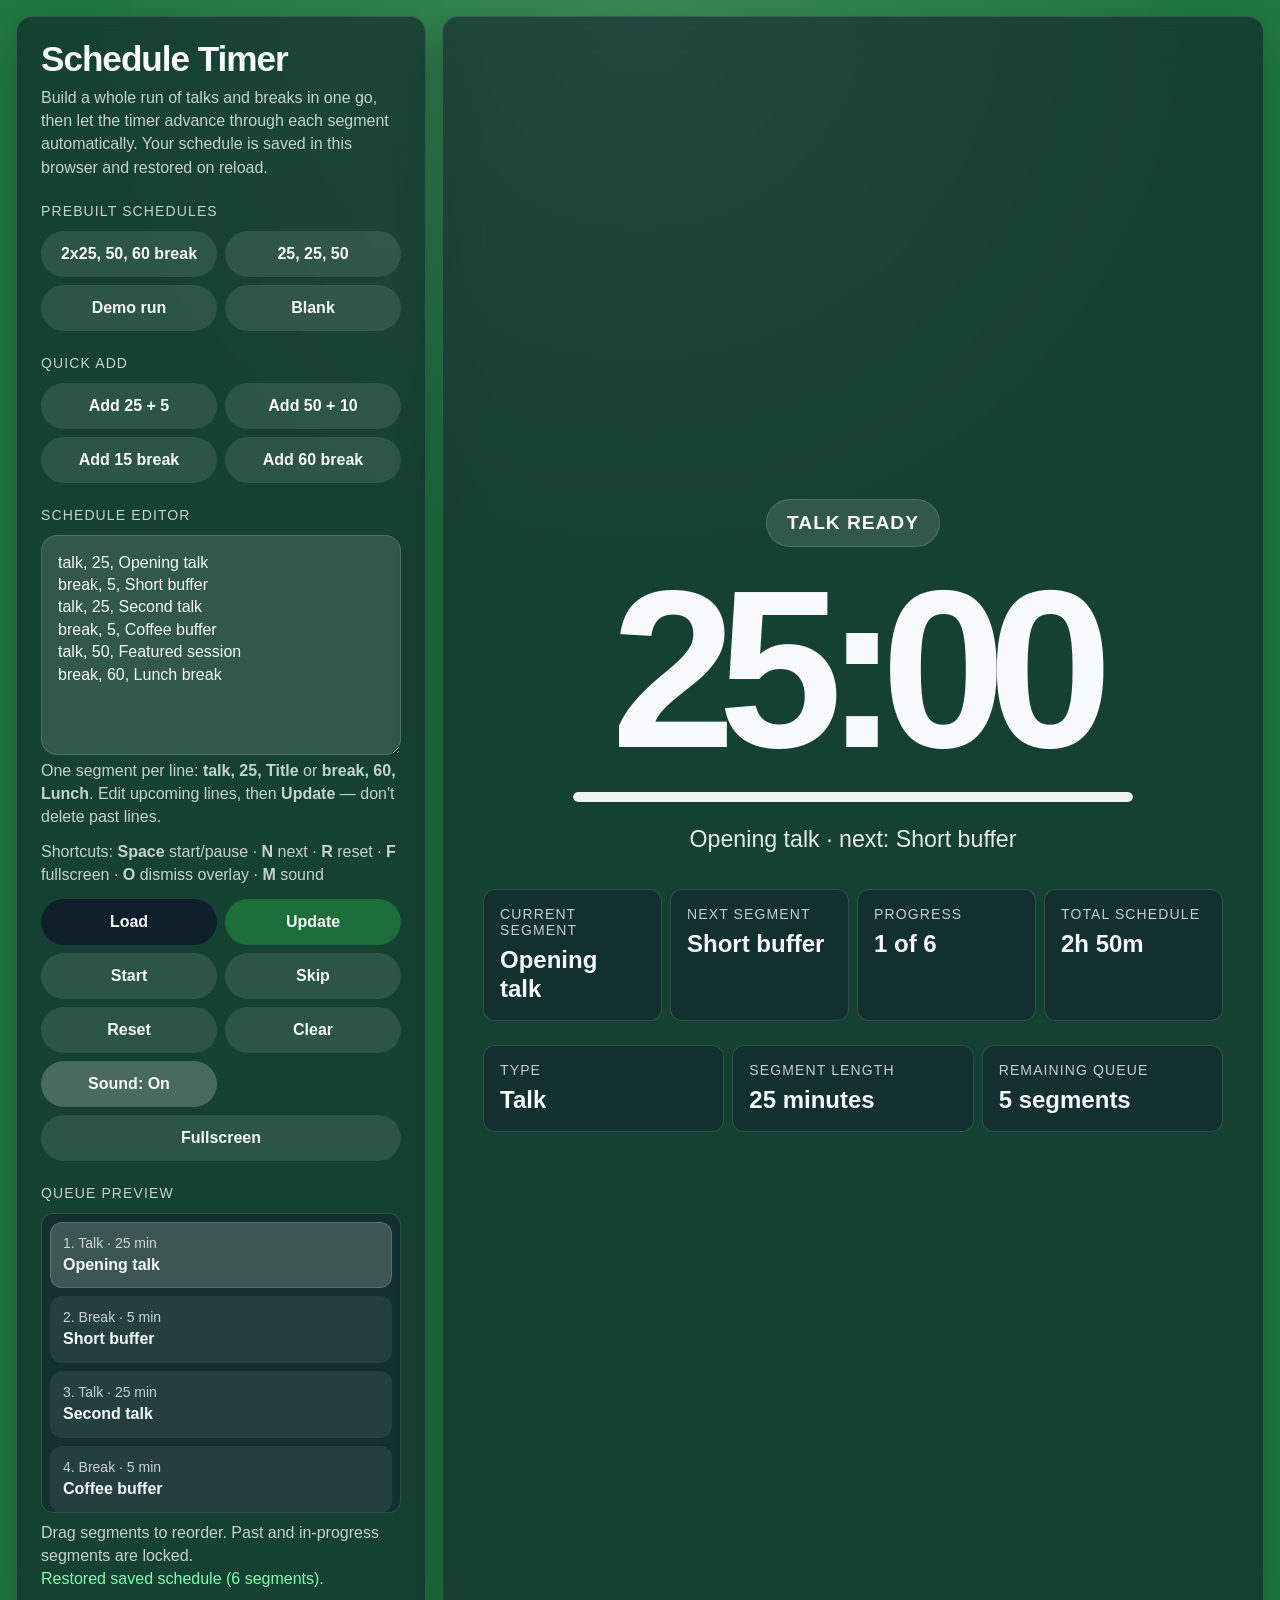
<file: archive/conference_timer_v18.html>
<!DOCTYPE html>
<html lang="en">
<head>
  <meta charset="UTF-8" />
  <meta name="viewport" content="width=device-width, initial-scale=1.0" />
  <meta name="color-scheme" content="dark" />
  <title>Conference Session Timer Schedule</title>
  <link href="https://api.fontshare.com/v2/css?f[]=satoshi@400,500,700,900&display=swap" rel="stylesheet">
  <style>
    :root {
      --text-xs: clamp(0.75rem, 0.7rem + 0.25vw, 0.875rem);
      --text-sm: clamp(0.875rem, 0.8rem + 0.35vw, 1rem);
      --text-base: clamp(1rem, 0.95rem + 0.25vw, 1.125rem);
      --text-lg: clamp(1.125rem, 1rem + 0.75vw, 1.5rem);
      --text-xl: clamp(1.5rem, 1.2rem + 1.25vw, 2.25rem);
      --space-1: 0.25rem;
      --space-2: 0.5rem;
      --space-3: 0.75rem;
      --space-4: 1rem;
      --space-5: 1.25rem;
      --space-6: 1.5rem;
      --space-8: 2rem;
      --space-10: 2.5rem;
      --space-12: 3rem;
      --radius-md: 0.75rem;
      --radius-lg: 1rem;
      --radius-full: 9999px;
      --font-body: 'Satoshi', 'Inter', sans-serif;
      --line: rgba(255,255,255,0.14);
      --glass: rgba(15,23,42,0.38);
      --glass-strong: rgba(15,23,42,0.56);
      --text: #f8fafc;
      --muted: rgba(248,250,252,0.78);
      --green: #1f7a3e;
      --yellow: #d8a413;
      --orange: #d96b19;
      --red: #ba1e28;
      --transition: 180ms cubic-bezier(0.16, 1, 0.3, 1);
      --shadow: 0 18px 45px rgba(2, 6, 23, 0.28);
    }

    * { box-sizing: border-box; }
    html, body { margin: 0; min-height: 100%; }
    body {
      min-height: 100dvh;
      font-family: var(--font-body);
      color: var(--text);
      background: var(--green);
      transition: background 400ms ease;
      padding: var(--space-4);
    }

    body.phase-green  { background: radial-gradient(circle at top, rgba(255,255,255,0.12), transparent 32%), var(--green); }
    body.phase-yellow { background: radial-gradient(circle at top, rgba(255,255,255,0.12), transparent 32%), var(--yellow); }
    body.phase-orange { background: radial-gradient(circle at top, rgba(255,255,255,0.12), transparent 32%), var(--orange); }
    body.phase-red    { background: radial-gradient(circle at top, rgba(255,255,255,0.12), transparent 32%), var(--red); }
    body.phase-blink-a { background: var(--red); }
    body.phase-blink-b { background: var(--yellow); }

    .app {
      width: min(1280px, 100%);
      margin: 0 auto;
      display: grid;
      grid-template-columns: 410px 1fr;
      gap: var(--space-4);
      min-height: calc(100dvh - 2rem);
    }

    .panel,
    .display {
      background: var(--glass-strong);
      border: 1px solid var(--line);
      border-radius: var(--radius-lg);
      box-shadow: var(--shadow);
      backdrop-filter: blur(18px);
    }

    .panel {
      padding: var(--space-6);
      display: flex;
      flex-direction: column;
      gap: var(--space-6);
      overflow-y: auto;
    }

    h1 {
      margin: 0 0 var(--space-2);
      font-size: var(--text-xl);
      line-height: 1.05;
      font-weight: 900;
      letter-spacing: -0.03em;
    }

    .intro, .hint, .helper {
      margin: 0;
      font-size: var(--text-sm);
      color: var(--muted);
      line-height: 1.45;
    }

    #validationMessage.success { color: #7dffb0; }
    #validationMessage.error   { color: #ff9d9d; }

    .section-label {
      margin: 0 0 var(--space-3);
      font-size: var(--text-xs);
      text-transform: uppercase;
      letter-spacing: 0.08em;
      color: var(--muted);
    }

    .preset-grid, .button-grid, .quick-grid,
    .meta-grid, .summary-grid { display: grid; gap: var(--space-2); }

    .preset-grid, .button-grid, .quick-grid {
      grid-template-columns: repeat(2, minmax(0, 1fr));
    }

    button, textarea, input, select { font: inherit; color: var(--text); }

    button {
      min-height: 46px;
      border-radius: var(--radius-full);
      border: 0;
      padding: 0 var(--space-4);
      background: rgba(255,255,255,0.1);
      font-size: var(--text-sm);
      font-weight: 700;
      cursor: pointer;
      transition: transform var(--transition), background var(--transition), opacity var(--transition);
    }

    button:hover  { transform: translateY(-1px); }
    button.active { background: rgba(255,255,255,0.22); }
    button.primary { background: rgba(15,23,42,0.82); }
    button.update { background: rgba(31, 122, 62, 0.8); }
    button.update:hover { background: rgba(31, 122, 62, 1); }
    button.wide   { grid-column: 1 / -1; }

    textarea {
      width: 100%;
      min-height: 220px;
      border-radius: var(--radius-lg);
      border: 1px solid rgba(255,255,255,0.14);
      background: rgba(255,255,255,0.12);
      padding: var(--space-4);
      resize: vertical;
      line-height: 1.4;
    }

    .display {
      padding: clamp(var(--space-6), 4vw, var(--space-10));
      display: grid;
      align-items: center;
      position: relative;
      overflow: hidden;
    }

    .display-inner {
      width: 100%;
      display: grid;
      gap: var(--space-6);
      justify-items: center;
      text-align: center;
      position: relative;
    }

    .status-pill {
      min-height: 48px;
      display: inline-flex;
      align-items: center;
      justify-content: center;
      padding: 0 var(--space-5);
      border-radius: var(--radius-full);
      border: 1px solid rgba(255,255,255,0.14);
      background: rgba(255,255,255,0.12);
      font-size: clamp(1rem, 1vw + 0.9rem, 1.2rem);
      font-weight: 700;
      text-transform: uppercase;
      letter-spacing: 0.05em;
      transition: opacity 180ms ease;
    }

    .time {
      margin: 0;
      font-size: clamp(5rem, 18vw, 14rem);
      line-height: 0.88;
      letter-spacing: -0.08em;
      font-weight: 900;
      font-variant-numeric: tabular-nums lining-nums;
    }

    .progress-bar {
      width: min(560px, 100%);
      height: 10px;
      border-radius: var(--radius-full);
      background: rgba(255,255,255,0.14);
      overflow: hidden;
    }

    .progress-fill {
      height: 100%;
      width: 100%;
      border-radius: var(--radius-full);
      background: rgba(255,255,255,0.92);
      transition: width 500ms linear;
    }

    .subline {
      font-size: clamp(1rem, 1.2vw + 0.9rem, 1.45rem);
      color: rgba(255,255,255,0.9);
      transition: opacity 180ms ease;
    }

    .summary-grid {
      width: 100%;
      grid-template-columns: repeat(4, minmax(0, 1fr));
      margin-top: var(--space-3);
      transition: opacity 180ms ease;
    }

    .summary-card, .meta-card, .schedule-list {
      background: var(--glass);
      border: 1px solid var(--line);
      border-radius: var(--radius-md);
    }

    .summary-card, .meta-card {
      padding: var(--space-4);
      text-align: left;
    }

    .summary-card span, .meta-card span {
      display: block;
      margin-bottom: var(--space-2);
      font-size: var(--text-xs);
      text-transform: uppercase;
      letter-spacing: 0.08em;
      color: var(--muted);
    }

    .summary-card strong, .meta-card strong {
      display: block;
      font-size: var(--text-lg);
      line-height: 1.2;
    }

    .schedule-list {
      max-height: 300px;
      overflow: auto;
      padding: var(--space-2);
      display: grid;
      gap: var(--space-2);
    }

    .schedule-row {
      border-radius: var(--radius-md);
      padding: var(--space-3);
      display: grid;
      gap: var(--space-1);
      background: rgba(255,255,255,0.08);
      border: 1px solid transparent;
      text-align: left;
    }

    .schedule-row.active {
      background: rgba(255,255,255,0.18);
      border-color: rgba(255,255,255,0.16);
    }

    .schedule-row small  { color: var(--muted); font-size: var(--text-xs); }
    .schedule-row strong { font-size: var(--text-sm); line-height: 1.3; }

    .schedule-row[draggable] { cursor: grab; }
    .schedule-row[draggable]:active { cursor: grabbing; }
    .schedule-row.dragging { opacity: 0.4; }
    .schedule-row.drag-over-top { border-top: 2px solid rgba(255,255,255,0.85); }
    .schedule-row.drag-over-bottom { border-bottom: 2px solid rgba(255,255,255,0.85); }

    .meta-grid {
      width: 100%;
      grid-template-columns: repeat(3, minmax(0, 1fr));
      transition: opacity 180ms ease;
    }

    /* ── Wrap overlay ── */
    .wrap-overlay {
      position: fixed;
      inset: 0;
      z-index: 9999;
      display: grid;
      place-items: center;
      padding: 2rem;
      background: var(--red);
      opacity: 0;
      pointer-events: none;
      transform: scale(0.98);
      transition: opacity 180ms ease, transform 180ms ease, background 180ms ease;
    }

    .wrap-overlay.visible {
      opacity: 1;
      pointer-events: auto;
      transform: scale(1);
    }

    .wrap-overlay-inner {
      text-align: center;
      max-width: 100%;
      display: flex;
      flex-direction: column;
      align-items: center;
      gap: 1.5rem;
    }

    .wrap-title {
      font-size: clamp(6rem, 18vw, 24rem);
      line-height: 0.9;
      font-weight: 900;
      letter-spacing: -0.08em;
      text-transform: uppercase;
      color: #fff;
      -webkit-text-stroke: 8px rgba(0, 0, 0, 0.35);
      text-shadow:
        0 4px 0 rgba(0, 0, 0, 0.25),
        0 0 20px rgba(0, 0, 0, 0.2),
        0 0 60px rgba(0, 0, 0, 0.2);
    }

    .wrap-timer {
      font-size: clamp(4rem, 12vw, 10rem);
      line-height: 0.9;
      font-weight: 900;
      letter-spacing: -0.08em;
      font-variant-numeric: tabular-nums lining-nums;
      color: rgba(255,255,255,0.92);
      text-shadow: 0 2px 0 rgba(0,0,0,0.2), 0 0 30px rgba(0,0,0,0.15);
    }

    .wrap-dismiss {
      font-size: clamp(0.9rem, 1.5vw, 1.2rem);
      font-weight: 700;
      letter-spacing: 0.06em;
      text-transform: uppercase;
      color: rgba(255,255,255,0.6);
    }

    body.wrap-mode .panel,
    body.wrap-mode .status-pill,
    body.wrap-mode .subline,
    body.wrap-mode .summary-grid,
    body.wrap-mode .meta-grid {
      opacity: 0.06;
      pointer-events: none;
      transition: opacity 180ms ease;
    }

    body.wrap-mode .time,
    body.wrap-mode .progress-bar {
      opacity: 0.06;
      transition: opacity 180ms ease;
    }

    /* Wide screens: display as the hero on the left; controls become a spacious
       two-column card grid on the right, fixed to the viewport height so the
       main window never scrolls. */
    @media (min-width: 1500px) {
      body { padding: var(--space-3); }

      .app {
        width: min(1920px, 100%);
        height: calc(100dvh - 1.5rem);
        grid-template-columns: 0.85fr 1.15fr;
        grid-template-areas: "display panel";
      }

      .display {
        grid-area: display;
        align-content: center;
      }

      .panel {
        grid-area: panel;
        display: grid;
        grid-template-columns: repeat(2, minmax(0, 1fr));
        grid-template-areas:
          "header  header"
          "presets editor"
          "quick   editor"
          "queue   editor";
        gap: var(--space-4) var(--space-6);
        align-items: stretch;
        padding: var(--space-5);
        overflow-y: auto;
      }

      .panel > section {
        background: var(--glass);
        border: 1px solid var(--line);
        border-radius: var(--radius-md);
        padding: var(--space-4) var(--space-5);
      }

      .panel .section-label { margin-bottom: var(--space-2); }

      .panel > section:nth-child(1) {
        grid-area: header;
        display: flex;
        align-items: center;
        gap: var(--space-8);
      }
      .panel > section:nth-child(1) h1 { margin: 0; white-space: nowrap; }
      .panel > section:nth-child(1) .intro { display: none; }

      .panel > section:nth-child(2) { grid-area: presets; }
      .panel > section:nth-child(3) { grid-area: quick; }

      .panel > section:nth-child(4) {
        grid-area: editor;
        display: flex;
        flex-direction: column;
      }
      .panel > section:nth-child(4) textarea { flex: 1; min-height: 90px; }
      .panel > section:nth-child(4) .button-grid { grid-template-columns: repeat(4, minmax(0, 1fr)); }
      .panel .button-grid button { padding: 0 var(--space-2); white-space: nowrap; min-height: 40px; }

      .panel > section:nth-child(5) {
        grid-area: queue;
        display: flex;
        flex-direction: column;
      }
      .panel > section:nth-child(5) .schedule-list { flex: 1; max-height: 260px; }
      .panel .schedule-row { padding: var(--space-2); }
    }

    @media (max-width: 1080px) {
      .app { grid-template-columns: 1fr; }
      .summary-grid, .meta-grid { grid-template-columns: 1fr; }
    }

    @media (max-width: 560px) {
      .preset-grid, .button-grid, .quick-grid { grid-template-columns: 1fr; }
      textarea { min-height: 180px; }
      .wrap-title { font-size: clamp(4rem, 22vw, 10rem); }
    }
  </style>
</head>
<body class="phase-green">
  <main class="app">
    <aside class="panel" aria-label="Schedule controls">
      <section>
        <h1>Schedule Timer</h1>
        <p class="intro">Build a whole run of talks and breaks in one go, then let the timer advance through each segment automatically. Your schedule is saved in this browser and restored on reload.</p>
      </section>

      <section>
        <p class="section-label">Prebuilt schedules</p>
        <div class="preset-grid">
          <button class="schedule-preset active" data-preset="sample">2x25, 50, 60 break</button>
          <button class="schedule-preset" data-preset="standard">25, 25, 50</button>
          <button class="schedule-preset" data-preset="short-demo">Demo run</button>
          <button class="schedule-preset" data-preset="blank">Blank</button>
        </div>
      </section>

      <section>
        <p class="section-label">Quick add</p>
        <div class="quick-grid">
          <button id="add25">Add 25 + 5</button>
          <button id="add50">Add 50 + 10</button>
          <button id="addBreak15">Add 15 break</button>
          <button id="addBreak60">Add 60 break</button>
        </div>
      </section>

      <section>
        <p class="section-label">Schedule editor</p>
        <textarea id="scheduleInput" spellcheck="false"></textarea>
        <p class="helper">
          One segment per line: <strong>talk, 25, Title</strong> or <strong>break, 60, Lunch</strong>. Edit upcoming lines, then <strong>Update</strong> — don't delete past lines.
        </p>
        <p class="helper" style="margin-top: var(--space-3);">
          Shortcuts: <strong>Space</strong> start/pause · <strong>N</strong> next · <strong>R</strong> reset · <strong>F</strong> fullscreen · <strong>O</strong> dismiss overlay · <strong>M</strong> sound
        </p>
        <div class="button-grid" style="margin-top: var(--space-3);">
          <button id="loadSchedule" class="primary">Load</button>
          <button id="updateLive" class="update">Update</button>
          <button id="startPause">Start</button>
          <button id="skip">Skip</button>
          <button id="reset">Reset</button>
          <button id="clearSchedule">Clear</button>
          <button id="soundToggle">Sound: On</button>
          <button id="fullscreen" class="wide">Fullscreen</button>
        </div>
      </section>

      <section>
        <p class="section-label">Queue preview</p>
        <div id="scheduleList" class="schedule-list"></div>
        <p class="helper" style="margin-top: var(--space-2);">Drag segments to reorder. Past and in-progress segments are locked.</p>
        <p id="validationMessage" class="hint">Schedule loaded.</p>
      </section>
    </aside>

    <section class="display" aria-label="Main countdown display">
      <div class="display-inner">
        <div id="statusPill" class="status-pill">Talk ready</div>
        <p id="timeLeft" class="time" aria-live="off">25:00</p>
        <div class="progress-bar" aria-hidden="true"><div id="progressFill" class="progress-fill"></div></div>
        <div id="subline" class="subline">Opening talk · next: Short buffer</div>

        <div class="summary-grid">
          <article class="summary-card">
            <span>Current segment</span>
            <strong id="currentSegment">Opening talk</strong>
          </article>
          <article class="summary-card">
            <span>Next segment</span>
            <strong id="nextSegment">Short buffer</strong>
          </article>
          <article class="summary-card">
            <span>Progress</span>
            <strong id="progressInfo">1 of 6</strong>
          </article>
          <article class="summary-card">
            <span>Total schedule</span>
            <strong id="totalDuration">2h 50m</strong>
          </article>
        </div>

        <div class="meta-grid">
          <article class="meta-card">
            <span>Type</span>
            <strong id="segmentType">Talk</strong>
          </article>
          <article class="meta-card">
            <span>Segment length</span>
            <strong id="segmentLength">25 minutes</strong>
          </article>
          <article class="meta-card">
            <span>Remaining queue</span>
            <strong id="remainingQueue">5 segments</strong>
          </article>
        </div>
      </div>
    </section>
  </main>

  <!-- Full-screen wrap overlay (kept out of .display so position:fixed covers the viewport) -->
  <div id="wrapOverlay" class="wrap-overlay" aria-live="assertive" aria-atomic="true">
    <div class="wrap-overlay-inner">
      <div class="wrap-title">WRAP IT UP!!!</div>
      <div id="wrapTimer" class="wrap-timer">00:00</div>
          <div class="wrap-dismiss">Press O or click to dismiss</div>
    </div>
  </div>

  <script>
    const PRESETS = {
      sample: [
        'talk, 25, Opening talk',
        'break, 5, Short buffer',
        'talk, 25, Second talk',
        'break, 5, Coffee buffer',
        'talk, 50, Featured session',
        'break, 60, Lunch break'
      ].join('\n'),
      standard: [
        'talk, 25, Session 1',
        'break, 5, Buffer',
        'talk, 25, Session 2',
        'break, 5, Buffer',
        'talk, 50, Session 3',
        'break, 10, Buffer'
      ].join('\n'),
      'short-demo': [
        'talk, 3, Demo talk 1',
        'break, 1, Demo break',
        'talk, 3, Demo talk 2',
        'break, 1, Demo reset',
        'talk, 5, Demo keynote',
        'break, 2, Demo wrap'
      ].join('\n'),
      blank: ''
    };

    const STORAGE_KEY = 'conferenceTimer.v18';

    const scheduleInput      = document.getElementById('scheduleInput');
    const loadScheduleBtn    = document.getElementById('loadSchedule');
    const updateLiveBtn      = document.getElementById('updateLive');
    const clearScheduleBtn   = document.getElementById('clearSchedule');
    const startPauseBtn      = document.getElementById('startPause');
    const resetBtn           = document.getElementById('reset');
    const skipBtn            = document.getElementById('skip');
    const fullscreenBtn      = document.getElementById('fullscreen');
    const soundBtn           = document.getElementById('soundToggle');
    const schedulePresetBtns = [...document.querySelectorAll('.schedule-preset')];
    const add25Btn           = document.getElementById('add25');
    const add50Btn           = document.getElementById('add50');
    const addBreak15Btn      = document.getElementById('addBreak15');
    const addBreak60Btn      = document.getElementById('addBreak60');
    const statusPill         = document.getElementById('statusPill');
    const timeLeft           = document.getElementById('timeLeft');
    const progressFill       = document.getElementById('progressFill');
    const wrapOverlay        = document.getElementById('wrapOverlay');
    const wrapTimerEl        = document.getElementById('wrapTimer');
    const subline            = document.getElementById('subline');
    const currentSegmentEl   = document.getElementById('currentSegment');
    const nextSegmentEl      = document.getElementById('nextSegment');
    const progressInfoEl     = document.getElementById('progressInfo');
    const totalDurationEl    = document.getElementById('totalDuration');
    const segmentTypeEl      = document.getElementById('segmentType');
    const segmentLengthEl    = document.getElementById('segmentLength');
    const remainingQueueEl   = document.getElementById('remainingQueue');
    const scheduleListEl     = document.getElementById('scheduleList');
    const validationMessageEl = document.getElementById('validationMessage');
    const body               = document.body;

    let schedule          = [];
    let currentIndex      = 0;
    let remainingSeconds  = 0;
    let timerRunning      = false;
    let timerId           = null;
    let deadline          = 0;
    let blinkState        = false;
    let blinkTimerId      = null;
    let overlayDismissed  = false;
    let overlayActive     = false;
    let scheduleComplete  = false;
    let soundMuted        = false;
    let alertedPhase      = 'green';
    let dragIndex         = null;
    let started           = false;

    const PHASE_RANK = { green: 0, yellow: 1, orange: 2, red: 3, blink: 4 };

    /* ── Feedback helpers ── */

    function setMessage(text, type) {
      validationMessageEl.textContent = text;
      validationMessageEl.classList.toggle('success', type === 'success');
      validationMessageEl.classList.toggle('error', type === 'error');
    }

    function escapeHtml(str) {
      return String(str).replace(/[&<>"']/g, c => ({
        '&': '&amp;', '<': '&lt;', '>': '&gt;', '"': '&quot;', "'": '&#39;'
      }[c]));
    }

    /* ── Persistence ── */

    function persist() {
      try {
        localStorage.setItem(STORAGE_KEY, JSON.stringify({
          text: scheduleInput.value,
          index: currentIndex,
          muted: soundMuted
        }));
      } catch (_) {}
    }

    function restore() {
      try {
        const raw = localStorage.getItem(STORAGE_KEY);
        if (!raw) return false;
        const data = JSON.parse(raw);
        if (typeof data.muted === 'boolean') soundMuted = data.muted;
        updateSoundBtn();
        if (typeof data.text === 'string' && data.text.trim()) {
          scheduleInput.value = data.text;
          schedule = parseSchedule(data.text);
          currentIndex = Math.min(Math.max(data.index ?? 0, 0), Math.max(schedule.length - 1, 0));
          remainingSeconds = schedule[currentIndex].seconds;
          schedulePresetBtns.forEach(b => b.classList.remove('active'));
          render();
          setMessage(`Restored saved schedule (${schedule.length} segments).`, 'success');
          return true;
        }
      } catch (_) {}
      return false;
    }

    /* ── Schedule parsing ── */

    function getTalkWarnings(minutes) {
      if (minutes === 25) return { yellow: 7*60, orange: 5*60, red: 2*60, blink: 60 };
      if (minutes === 50) return { yellow: 10*60, orange: 5*60, red: 2*60, blink: 60 };
      const total = minutes * 60;
      return {
        yellow: Math.max(3*60, Math.round(total * 0.28)),
        orange: Math.max(2*60, Math.round(total * 0.2)),
        red:    Math.max(60,   Math.round(total * 0.08)),
        blink:  Math.max(30,   Math.round(total * 0.04))
      };
    }

    function parseSchedule(text) {
      const lines = text.split('\n').map(l => l.trim()).filter(Boolean);
      if (!lines.length) throw new Error('Add at least one schedule segment.');
      return lines.map((line, index) => {
        const parts = line.split(',').map(p => p.trim());
        if (parts.length < 2) throw new Error(`Line ${index + 1} must include type and minutes.`);
        const type    = parts[0].toLowerCase();
        const minutes = Number(parts[1]);
        const title   = parts.slice(2).join(', ') || (type === 'break' ? `Break ${index+1}` : `Talk ${index+1}`);
        if (!['talk','break'].includes(type)) throw new Error(`Line ${index + 1} must start with talk or break.`);
        if (!Number.isFinite(minutes) || minutes <= 0) throw new Error(`Line ${index + 1} needs a valid minute value.`);
        const base = { type, title, minutes, seconds: Math.round(minutes * 60) };
        return type === 'talk' ? { ...base, warnings: getTalkWarnings(minutes) } : { ...base, warnings: null };
      });
    }

    /* ── Formatting ── */

    function formatTime(totalSeconds) {
      const s = Math.max(0, Math.floor(totalSeconds));
      const h = Math.floor(s / 3600);
      const m = Math.floor((s % 3600) / 60);
      const sec = s % 60;
      if (h) return `${h}:${String(m).padStart(2,'0')}:${String(sec).padStart(2,'0')}`;
      return `${String(m).padStart(2,'0')}:${String(sec).padStart(2,'0')}`;
    }

    function formatDuration(totalMinutes) {
      const h = Math.floor(totalMinutes/60), m = totalMinutes%60;
      if (h && m) return `${h}h ${m}m`;
      if (h) return `${h}h`;
      return `${m}m`;
    }

    /* ── Timer control ── */

    function running() { return timerRunning; }

    function stopTimer() {
      timerRunning = false;
      deadline = 0;
      if (timerId !== null) { clearInterval(timerId); timerId = null; }
    }

    function startTimer() {
      if (scheduleComplete) {
        setMessage('Schedule complete — press Load to restart.', 'error');
        return;
      }
      if (!schedule.length || running()) return;
      if (remainingSeconds <= 0) {
        goToNextSegment();
        if (!schedule.length || scheduleComplete) return;
      }
      started = true;
      timerRunning = true;
      deadline = performance.now() + remainingSeconds * 1000;
      if (timerId === null) timerId = setInterval(tick, 1000);
      render();
    }

    function pauseTimer() {
      if (!timerRunning) return;
      remainingSeconds = Math.max(0, Math.ceil((deadline - performance.now()) / 1000));
      stopTimer();
      render();
    }

    function tick() {
      if (!timerRunning) return;
      const now = performance.now();
      if (now >= deadline) {
        remainingSeconds = 0;
        updateTimerUI();
        finishSegment();
        return;
      }
      const fresh = Math.ceil((deadline - now) / 1000);
      if (fresh !== remainingSeconds) {
        remainingSeconds = fresh;
        updateTimerUI();
      }
      alertForPhase(colorPhase(currentSegment()));
    }

    function finishSegment() {
      playChime();
      goToNextSegment(true);
    }

    function goToNextSegment(anchor = false) {
      if (!schedule.length) return;
      if (currentIndex < schedule.length - 1) {
        const prevEnd = deadline;
        currentIndex++;
        remainingSeconds = schedule[currentIndex].seconds;
        blinkState = false;
        overlayDismissed = false;
        scheduleComplete = false;
        alertedPhase = 'green';
        started = true;
        if (timerRunning) {
          if (anchor && prevEnd > 0) deadline = prevEnd + remainingSeconds * 1000;
          else deadline = performance.now() + remainingSeconds * 1000;
          remainingSeconds = Math.max(0, Math.ceil((deadline - performance.now()) / 1000));
        }
        if (schedule[currentIndex].type === 'talk') {
          overlayActive = false;
          overlayDismissed = false;
        }
        render();
        return;
      }
      stopTimer();
      remainingSeconds = 0;
      scheduleComplete = true;
      overlayActive = false;
      overlayDismissed = false;
      render();
    }

    function resetSegment() {
      if (!schedule.length) return;
      const wasRunning = timerRunning;
      stopTimer();
      remainingSeconds = schedule[currentIndex].seconds;
      blinkState = false;
      overlayDismissed = false;
      overlayActive = false;
      scheduleComplete = false;
      alertedPhase = 'green';
      render();
      if (wasRunning) startTimer();
    }

    /* ── Schedule actions ── */

    function setPreset(name) {
      schedulePresetBtns.forEach(b => b.classList.toggle('active', b.dataset.preset === name));
      scheduleInput.value = PRESETS[name];
      if (name !== 'blank') loadSchedule();
      else {
        schedule = []; currentIndex = 0; remainingSeconds = 0; scheduleComplete = false;
        started = false;
        overlayActive = false; overlayDismissed = false;
        stopTimer(); render();
        setMessage('Schedule cleared — use quick add or write your own.', 'success');
      }
    }

    function loadSchedule() {
      try {
        schedule          = parseSchedule(scheduleInput.value);
        currentIndex      = 0;
        remainingSeconds  = schedule[0].seconds;
        blinkState        = false;
        overlayDismissed  = false;
        overlayActive     = false;
        scheduleComplete  = false;
        alertedPhase      = 'green';
        started           = false;
        stopTimer();
        setMessage(`Restarted from top. Loaded ${schedule.length} segments.`, 'success');
        render();
      } catch (e) {
        setMessage(e.message, 'error');
      }
    }

    function updateLiveSchedule() {
      if (!schedule.length) {
        setMessage('Nothing to update yet — load or quick-add a schedule first.', 'error');
        return;
      }
      try {
        const newParsed = parseSchedule(scheduleInput.value);
        const pastAndCurrent = schedule.slice(0, currentIndex + 1);
        const future = newParsed.slice(currentIndex + 1);
        schedule = [...pastAndCurrent, ...future];
        if (future.length) scheduleComplete = false;
        setMessage('Upcoming segments updated live.', 'success');
        render();
      } catch (e) {
        setMessage(`Live update failed: ${e.message}`, 'error');
      }
    }

    function clearSchedule() {
      scheduleInput.value = '';
      schedule = []; currentIndex = 0; remainingSeconds = 0; scheduleComplete = false;
      started = false;
      overlayActive = false; overlayDismissed = false;
      stopTimer();
      setMessage('Schedule cleared.', 'success');
      render();
    }

    function appendLine(text) {
      scheduleInput.value = scheduleInput.value.trim()
        ? `${scheduleInput.value.trim()}\n${text}` : text;
    }

    function quickAdd(line) {
      appendLine(line);
      if (schedule.length === 0) loadSchedule();
      else updateLiveSchedule();
    }

    /* ── Drag-and-drop reordering ── */

    function syncTextareaFromSchedule() {
      scheduleInput.value = schedule.map(seg => `${seg.type}, ${seg.minutes}, ${seg.title}`).join('\n');
    }

    function reorderSegment(from, to, before) {
      const [seg] = schedule.splice(from, 1);
      let insertAt;
      if (before) insertAt = to <= from ? to : to - 1;
      else insertAt = to < from ? to + 1 : to;
      schedule.splice(insertAt, 0, seg);
      syncTextareaFromSchedule();
      setMessage('Schedule reordered.', 'success');
      render();
    }

    /* ── Audio ── */

    let audioCtx = null;

    function ensureAudio() {
      if (soundMuted) return null;
      const AC = window.AudioContext || window.webkitAudioContext;
      if (!AC) return null;
      if (!audioCtx) audioCtx = new AC();
      if (audioCtx.state === 'suspended') audioCtx.resume();
      return audioCtx;
    }

    function beep(freq, dur, delay = 0, gain = 0.2) {
      const ctx = ensureAudio();
      if (!ctx) return;
      const t = ctx.currentTime + delay;
      const osc = ctx.createOscillator();
      const g = ctx.createGain();
      osc.type = 'sine';
      osc.frequency.value = freq;
      g.gain.setValueAtTime(gain, t);
      g.gain.exponentialRampToValueAtTime(0.0001, t + dur);
      osc.connect(g).connect(ctx.destination);
      osc.start(t);
      osc.stop(t + dur + 0.02);
    }

    function playChime() {
      beep(660, 0.15);
      beep(880, 0.25, 0.15);
    }

    function toggleSound() {
      soundMuted = !soundMuted;
      updateSoundBtn();
      persist();
      if (!soundMuted) beep(880, 0.12);
    }

    function updateSoundBtn() {
      soundBtn.textContent = soundMuted ? 'Sound: Off' : 'Sound: On';
      soundBtn.classList.toggle('active', !soundMuted);
      soundBtn.setAttribute('aria-pressed', String(!soundMuted));
    }

    /* ── Phase colors ── */

    function colorPhase(segment) {
      if (!segment || segment.type === 'break') return 'green';
      const w = segment.warnings;
      if (remainingSeconds <= w.blink) return 'blink';
      if (remainingSeconds <= w.red) return 'red';
      if (remainingSeconds <= w.orange) return 'orange';
      if (remainingSeconds <= w.yellow) return 'yellow';
      return 'green';
    }

    function alertForPhase(phase) {
      if (soundMuted) return;
      if (PHASE_RANK[phase] > PHASE_RANK[alertedPhase]) {
        if (phase === 'yellow') beep(440, 0.15);
        else if (phase === 'orange') { beep(523, 0.12); beep(659, 0.12, 0.15); }
        else if (phase === 'red') { beep(659, 0.12); beep(659, 0.12, 0.15); beep(659, 0.12, 0.3); }
        alertedPhase = phase;
      }
      if (phase === 'blink') beep(1200, 0.06);
    }

    function syncOverlayBlink() {
      wrapOverlay.style.background = blinkState ? 'var(--red)' : 'var(--yellow)';
    }

    function blinkTick() {
      blinkState = !blinkState;
      body.classList.remove('phase-blink-a', 'phase-blink-b');
      body.classList.add(blinkState ? 'phase-blink-a' : 'phase-blink-b');
      syncOverlayBlink();
    }

    function startBlink() {
      if (blinkTimerId !== null) return;
      blinkTimerId = setInterval(blinkTick, 450);
    }

    function stopBlink() {
      if (blinkTimerId !== null) {
        clearInterval(blinkTimerId);
        blinkTimerId = null;
      }
    }

    function dismissOverlay() {
      if (!overlayActive || overlayDismissed) return;
      overlayDismissed = true;
      overlayActive = false;
      stopBlink();
      body.classList.remove('wrap-mode');
      wrapOverlay.classList.remove('visible');
    }

    function applyColors(segment) {
      body.className = '';

      if (scheduleComplete || !segment) {
        body.classList.add('phase-green');
      } else if (segment.type === 'break') {
        body.classList.add('phase-green');
      } else {
        const phase = colorPhase(segment);
        if (phase === 'blink') {
          if (remainingSeconds > 0 && !overlayActive) {
            overlayActive = true;
            overlayDismissed = false;
          }
          body.classList.add(blinkState ? 'phase-blink-a' : 'phase-blink-b');
        } else {
          body.classList.add(phase === 'green' ? 'phase-green' : `phase-${phase}`);
        }
      }

      if (overlayActive && !overlayDismissed) {
        body.classList.add('wrap-mode');
        wrapOverlay.classList.add('visible');
        syncOverlayBlink();
        startBlink();
      } else {
        body.classList.remove('wrap-mode');
        wrapOverlay.classList.remove('visible');
        stopBlink();
      }
    }

    /* ── Rendering ── */

    function renderScheduleList() {
      if (!schedule.length) {
        scheduleListEl.innerHTML = '<div class="schedule-row"><strong>No schedule loaded</strong><small>Add lines and load the schedule.</small></div>';
        return;
      }
      scheduleListEl.innerHTML = schedule.map((seg, i) => {
        const draggable = !isLocked(i) ? ' draggable="true"' : '';
        return `
        <div class="schedule-row${i === currentIndex ? ' active' : ''}" data-index="${i}"${draggable}>
          <small>${i+1}. ${seg.type === 'talk' ? 'Talk' : 'Break'} · ${seg.minutes} min</small>
          <strong>${escapeHtml(seg.title)}</strong>
        </div>`;
      }).join('');
    }

    function updateTimerUI() {
      const current = currentSegment();
      const formatted = formatTime(remainingSeconds);

      timeLeft.textContent    = formatted;
      wrapTimerEl.textContent = formatted;
      document.title = `${formatted} · Conference Session Timer`;

      progressFill.style.width = current && current.seconds > 0
        ? `${Math.max(0, Math.min(100, (remainingSeconds / current.seconds) * 100))}%`
        : '0%';

      applyColors(current);
    }

    function updateSummaryUI() {
      const current = currentSegment();
      const next    = nextSegment();
      const totalMinutes = schedule.reduce((s, seg) => s + seg.minutes, 0);

      let status;
      if (scheduleComplete) status = 'Schedule complete';
      else if (!current) status = 'No schedule loaded';
      else status = current.type === 'talk'
        ? (running() ? 'Talk in progress' : 'Talk ready')
        : (running() ? 'Break in progress' : 'Break ready');

      statusPill.textContent = status;
      currentSegmentEl.textContent  = current ? current.title : '—';
      nextSegmentEl.textContent     = next ? next.title : 'End of schedule';
      progressInfoEl.textContent    = schedule.length ? `${Math.min(currentIndex+1, schedule.length)} of ${schedule.length}` : '0 of 0';
      totalDurationEl.textContent   = formatDuration(totalMinutes);
      segmentTypeEl.textContent     = current ? (current.type === 'talk' ? 'Talk' : 'Break') : '—';
      segmentLengthEl.textContent   = current ? `${current.minutes} minutes` : '—';
      remainingQueueEl.textContent  = schedule.length ? `${Math.max(schedule.length - currentIndex - 1, 0)} segments` : '0 segments';
      subline.textContent           = current ? `${current.title} · next: ${next ? next.title : 'End of schedule'}` : 'Load a schedule to begin';
      startPauseBtn.textContent     = running() ? 'Pause' : 'Start';
    }

    function render() {
      updateTimerUI();
      updateSummaryUI();
      applyColors(currentSegment());
      renderScheduleList();
      persist();
    }

    /* ── Helpers for events ── */

    function currentSegment() { return schedule[currentIndex] || null; }
    function nextSegment()    { return schedule[currentIndex + 1] || null; }

    async function toggleFullscreen() {
      try {
        if (!document.fullscreenElement) await document.documentElement.requestFullscreen();
        else await document.exitFullscreen();
      } catch (_) {}
    }

    /* ── Event wiring ── */

    schedulePresetBtns.forEach(b => b.addEventListener('click', () => setPreset(b.dataset.preset)));
    loadScheduleBtn.addEventListener('click', loadSchedule);
    updateLiveBtn.addEventListener('click', updateLiveSchedule);
    clearScheduleBtn.addEventListener('click', clearSchedule);
    startPauseBtn.addEventListener('click', () => running() ? pauseTimer() : startTimer());
    resetBtn.addEventListener('click', resetSegment);
    skipBtn.addEventListener('click', goToNextSegment);
    fullscreenBtn.addEventListener('click', toggleFullscreen);
    soundBtn.addEventListener('click', toggleSound);

    add25Btn.addEventListener('click', () => quickAdd('talk, 25, New 25 minute talk'));
    add50Btn.addEventListener('click', () => quickAdd('talk, 50, New 50 minute talk'));
    addBreak15Btn.addEventListener('click', () => quickAdd('break, 15, Short break'));
    addBreak60Btn.addEventListener('click', () => quickAdd('break, 60, Meal break'));

    /* ── Drag-and-drop wiring (delegated on the queue list) ── */

    function isLocked(index) {
      return started && index <= currentIndex;
    }

    function dragRowFromEvent(e) {
      return e.target && e.target.closest ? e.target.closest('.schedule-row') : null;
    }

    function clearDragState() {
      dragIndex = null;
      scheduleListEl.querySelectorAll('.dragging, .drag-over-top, .drag-over-bottom')
        .forEach(el => el.classList.remove('dragging', 'drag-over-top', 'drag-over-bottom'));
    }

    scheduleListEl.addEventListener('dragstart', e => {
      const row = dragRowFromEvent(e);
      if (!row || !row.draggable) { e.preventDefault(); return; }
      dragIndex = Number(row.dataset.index);
      row.classList.add('dragging');
      e.dataTransfer.effectAllowed = 'move';
      e.dataTransfer.setData('text/plain', String(dragIndex));
    });

    scheduleListEl.addEventListener('dragover', e => {
      if (dragIndex === null) return;
      const row = dragRowFromEvent(e);
      if (!row) return;
      const i = Number(row.dataset.index);
      if (i === dragIndex || isLocked(i)) return;
      e.preventDefault();
      e.dataTransfer.dropEffect = 'move';
      const rect = row.getBoundingClientRect();
      const before = e.clientY < rect.top + rect.height / 2;
      row.classList.remove('drag-over-top', 'drag-over-bottom');
      row.classList.add(before ? 'drag-over-top' : 'drag-over-bottom');
    });

    scheduleListEl.addEventListener('dragleave', e => {
      const row = dragRowFromEvent(e);
      if (row) row.classList.remove('drag-over-top', 'drag-over-bottom');
    });

    scheduleListEl.addEventListener('drop', e => {
      if (dragIndex === null) return;
      const row = dragRowFromEvent(e);
      if (!row) return;
      const i = Number(row.dataset.index);
      if (i === dragIndex || isLocked(i)) return;
      e.preventDefault();
      const rect = row.getBoundingClientRect();
      const before = e.clientY < rect.top + rect.height / 2;
      reorderSegment(dragIndex, i, before);
      clearDragState();
    });

    scheduleListEl.addEventListener('dragend', clearDragState);

    document.addEventListener('keydown', e => {
      const tag = e.target.tagName;
      if (tag === 'INPUT' || tag === 'TEXTAREA' || tag === 'BUTTON' || tag === 'SELECT') return;

      if (e.code === 'Space') {
        e.preventDefault();
        running() ? pauseTimer() : startTimer();
      }
      if (e.key.toLowerCase() === 'n') goToNextSegment();
      if (e.key.toLowerCase() === 'r') resetSegment();
      if (e.key.toLowerCase() === 'f') toggleFullscreen();
      if (e.key.toLowerCase() === 'm') toggleSound();
      if (e.key.toLowerCase() === 'o') dismissOverlay();
    });

    wrapOverlay.addEventListener('click', dismissOverlay);

    if (!restore()) setPreset('sample');
  </script>
</body>
</html>
</file>
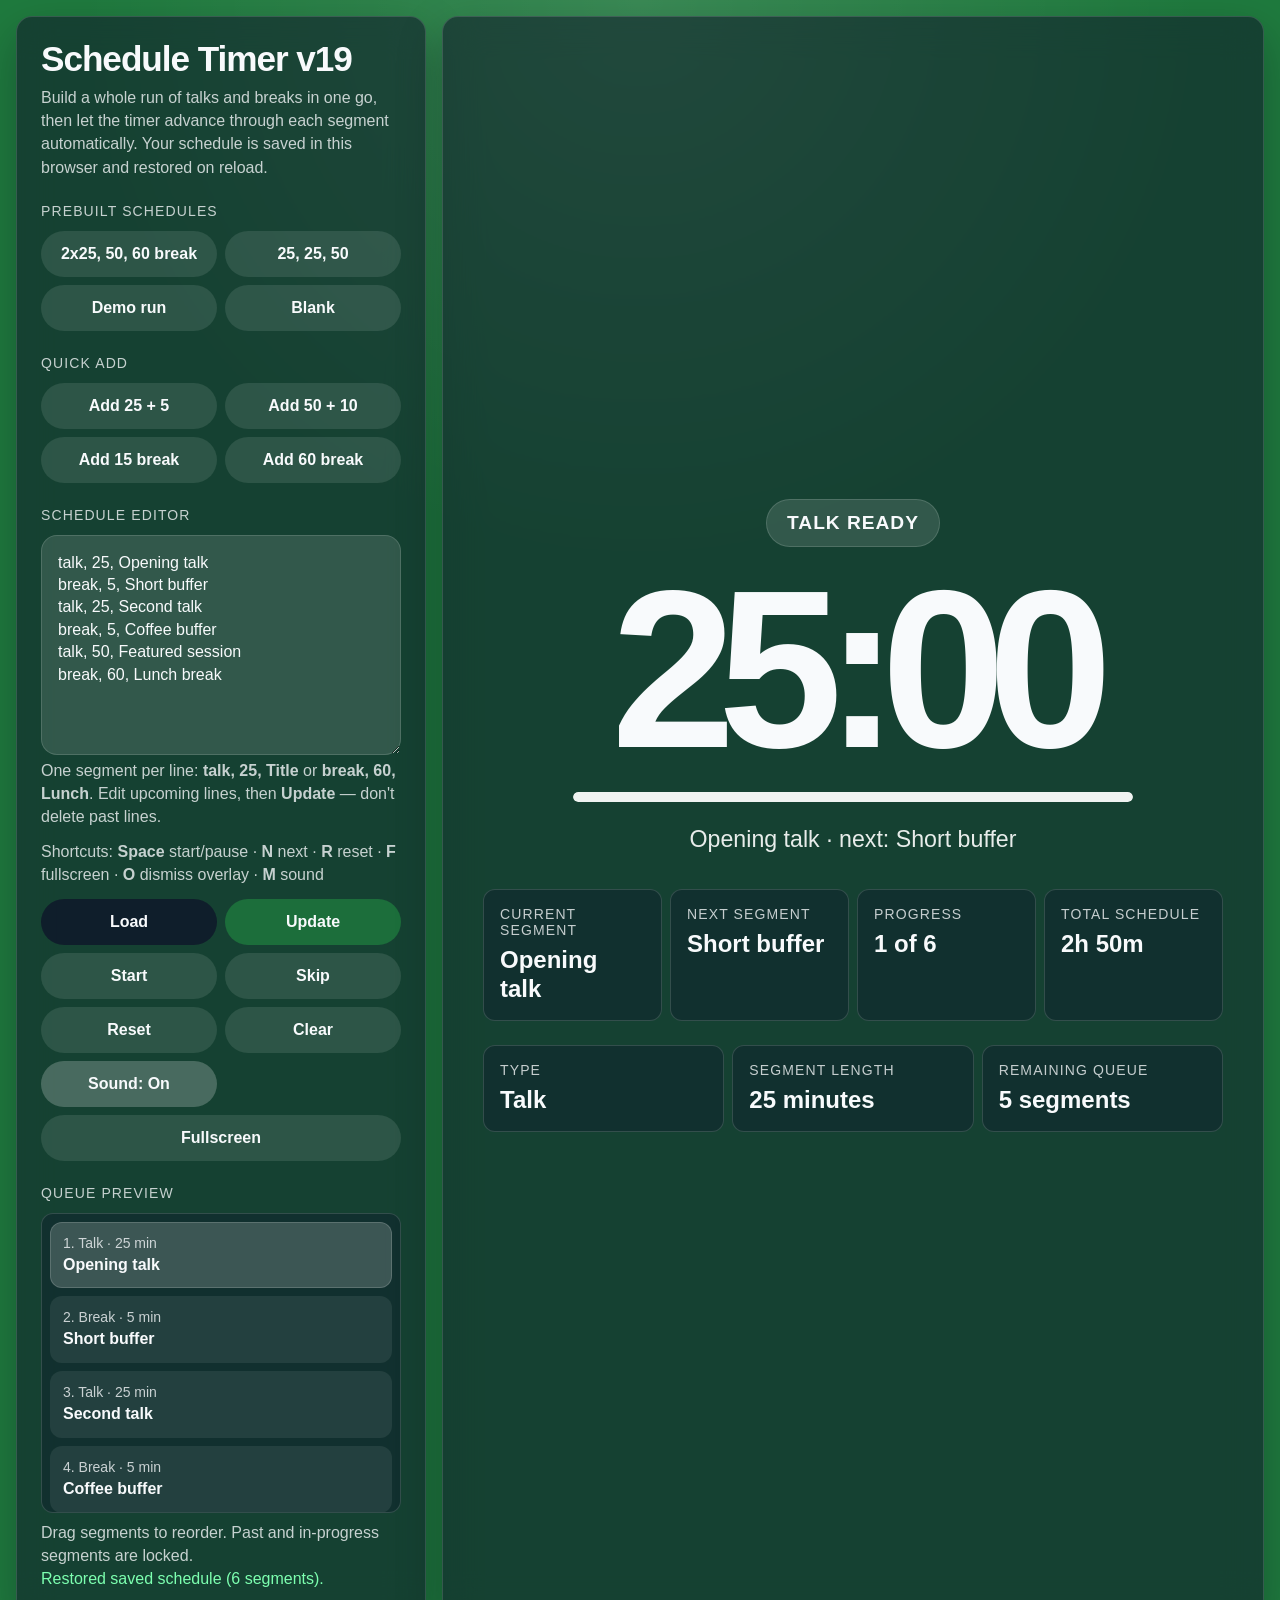
<file: archive/conference_timer_v19.html>
<!DOCTYPE html>
<html lang="en">
<head>
  <meta charset="UTF-8" />
  <meta name="viewport" content="width=device-width, initial-scale=1.0" />
  <meta name="color-scheme" content="dark" />
  <meta name="description" content="A conference session timer: build a run of talks and breaks, then let the countdown advance through each segment automatically." />
  <title>Conference Timer</title>
  <link href="https://api.fontshare.com/v2/css?f[]=satoshi@400,500,700,900&display=swap" rel="stylesheet">
  <style>
:root {
  --text-xs: clamp(0.75rem, 0.7rem + 0.25vw, 0.875rem);
  --text-sm: clamp(0.875rem, 0.8rem + 0.35vw, 1rem);
  --text-base: clamp(1rem, 0.95rem + 0.25vw, 1.125rem);
  --text-lg: clamp(1.125rem, 1rem + 0.75vw, 1.5rem);
  --text-xl: clamp(1.5rem, 1.2rem + 1.25vw, 2.25rem);
  --space-1: 0.25rem;
  --space-2: 0.5rem;
  --space-3: 0.75rem;
  --space-4: 1rem;
  --space-5: 1.25rem;
  --space-6: 1.5rem;
  --space-8: 2rem;
  --space-10: 2.5rem;
  --space-12: 3rem;
  --radius-md: 0.75rem;
  --radius-lg: 1rem;
  --radius-full: 9999px;
  --font-body: 'Satoshi', 'Inter', sans-serif;
  --line: rgba(255,255,255,0.14);
  --glass: rgba(15,23,42,0.38);
  --glass-strong: rgba(15,23,42,0.56);
  --text: #f8fafc;
  --muted: rgba(248,250,252,0.78);
  --green: #1f7a3e;
  --yellow: #d8a413;
  --orange: #d96b19;
  --red: #ba1e28;
  --transition: 180ms cubic-bezier(0.16, 1, 0.3, 1);
  --shadow: 0 18px 45px rgba(2, 6, 23, 0.28);
}

* { box-sizing: border-box; }
html, body { margin: 0; min-height: 100%; }
body {
  min-height: 100dvh;
  font-family: var(--font-body);
  color: var(--text);
  background: var(--green);
  transition: background 400ms ease;
  padding: var(--space-4);
}

body.phase-green  { background: radial-gradient(circle at top, rgba(255,255,255,0.12), transparent 32%), var(--green); }
body.phase-yellow { background: radial-gradient(circle at top, rgba(255,255,255,0.12), transparent 32%), var(--yellow); }
body.phase-orange { background: radial-gradient(circle at top, rgba(255,255,255,0.12), transparent 32%), var(--orange); }
body.phase-red    { background: radial-gradient(circle at top, rgba(255,255,255,0.12), transparent 32%), var(--red); }
body.phase-blink-a { background: var(--red); }
body.phase-blink-b { background: var(--yellow); }

.app {
  width: min(1280px, 100%);
  margin: 0 auto;
  display: grid;
  grid-template-columns: 410px 1fr;
  gap: var(--space-4);
  min-height: calc(100dvh - 2rem);
}

.panel,
.display {
  background: var(--glass-strong);
  border: 1px solid var(--line);
  border-radius: var(--radius-lg);
  box-shadow: var(--shadow);
  backdrop-filter: blur(18px);
}

.panel {
  padding: var(--space-6);
  display: flex;
  flex-direction: column;
  gap: var(--space-6);
  overflow-y: auto;
}

h1 {
  margin: 0 0 var(--space-2);
  font-size: var(--text-xl);
  line-height: 1.05;
  font-weight: 900;
  letter-spacing: -0.03em;
}

.intro, .hint, .helper {
  margin: 0;
  font-size: var(--text-sm);
  color: var(--muted);
  line-height: 1.45;
}

#validationMessage.success { color: #7dffb0; }
#validationMessage.error   { color: #ff9d9d; }

.section-label {
  margin: 0 0 var(--space-3);
  font-size: var(--text-xs);
  text-transform: uppercase;
  letter-spacing: 0.08em;
  color: var(--muted);
}

.preset-grid, .button-grid, .quick-grid,
.meta-grid, .summary-grid { display: grid; gap: var(--space-2); }

.preset-grid, .button-grid, .quick-grid {
  grid-template-columns: repeat(2, minmax(0, 1fr));
}

button, textarea, input, select { font: inherit; color: var(--text); }

button {
  min-height: 46px;
  border-radius: var(--radius-full);
  border: 0;
  padding: 0 var(--space-4);
  background: rgba(255,255,255,0.1);
  font-size: var(--text-sm);
  font-weight: 700;
  cursor: pointer;
  transition: transform var(--transition), background var(--transition), opacity var(--transition);
}

button:hover  { transform: translateY(-1px); }
button.active { background: rgba(255,255,255,0.22); }
button.primary { background: rgba(15,23,42,0.82); }
button.update { background: rgba(31, 122, 62, 0.8); }
button.update:hover { background: rgba(31, 122, 62, 1); }
button.wide   { grid-column: 1 / -1; }

textarea {
  width: 100%;
  min-height: 220px;
  border-radius: var(--radius-lg);
  border: 1px solid rgba(255,255,255,0.14);
  background: rgba(255,255,255,0.12);
  padding: var(--space-4);
  resize: vertical;
  line-height: 1.4;
}

.display {
  padding: clamp(var(--space-6), 4vw, var(--space-10));
  display: grid;
  align-items: center;
  position: relative;
  overflow: hidden;
}

.display-inner {
  width: 100%;
  display: grid;
  gap: var(--space-6);
  justify-items: center;
  text-align: center;
  position: relative;
}

.status-pill {
  min-height: 48px;
  display: inline-flex;
  align-items: center;
  justify-content: center;
  padding: 0 var(--space-5);
  border-radius: var(--radius-full);
  border: 1px solid rgba(255,255,255,0.14);
  background: rgba(255,255,255,0.12);
  font-size: clamp(1rem, 1vw + 0.9rem, 1.2rem);
  font-weight: 700;
  text-transform: uppercase;
  letter-spacing: 0.05em;
  transition: opacity 180ms ease;
}

.time {
  margin: 0;
  font-size: clamp(5rem, 18vw, 14rem);
  line-height: 0.88;
  letter-spacing: -0.08em;
  font-weight: 900;
  font-variant-numeric: tabular-nums lining-nums;
}

.progress-bar {
  width: min(560px, 100%);
  height: 10px;
  border-radius: var(--radius-full);
  background: rgba(255,255,255,0.14);
  overflow: hidden;
}

.progress-fill {
  height: 100%;
  width: 100%;
  border-radius: var(--radius-full);
  background: rgba(255,255,255,0.92);
  transition: width 500ms linear;
}

.subline {
  font-size: clamp(1rem, 1.2vw + 0.9rem, 1.45rem);
  color: rgba(255,255,255,0.9);
  transition: opacity 180ms ease;
}

.summary-grid {
  width: 100%;
  grid-template-columns: repeat(4, minmax(0, 1fr));
  margin-top: var(--space-3);
  transition: opacity 180ms ease;
}

.summary-card, .meta-card, .schedule-list {
  background: var(--glass);
  border: 1px solid var(--line);
  border-radius: var(--radius-md);
}

.summary-card, .meta-card {
  padding: var(--space-4);
  text-align: left;
}

.summary-card span, .meta-card span {
  display: block;
  margin-bottom: var(--space-2);
  font-size: var(--text-xs);
  text-transform: uppercase;
  letter-spacing: 0.08em;
  color: var(--muted);
}

.summary-card strong, .meta-card strong {
  display: block;
  font-size: var(--text-lg);
  line-height: 1.2;
}

.schedule-list {
  max-height: 300px;
  overflow: auto;
  padding: var(--space-2);
  display: grid;
  gap: var(--space-2);
}

.schedule-row {
  border-radius: var(--radius-md);
  padding: var(--space-3);
  display: grid;
  gap: var(--space-1);
  background: rgba(255,255,255,0.08);
  border: 1px solid transparent;
  text-align: left;
}

.schedule-row.active {
  background: rgba(255,255,255,0.18);
  border-color: rgba(255,255,255,0.16);
}

.schedule-row small  { color: var(--muted); font-size: var(--text-xs); }
.schedule-row strong { font-size: var(--text-sm); line-height: 1.3; }

.schedule-row[draggable] { cursor: grab; }
.schedule-row[draggable]:active { cursor: grabbing; }
.schedule-row.dragging { opacity: 0.4; }
.schedule-row.drag-over-top { border-top: 2px solid rgba(255,255,255,0.85); }
.schedule-row.drag-over-bottom { border-bottom: 2px solid rgba(255,255,255,0.85); }

.meta-grid {
  width: 100%;
  grid-template-columns: repeat(3, minmax(0, 1fr));
  transition: opacity 180ms ease;
}

/* ── Wrap overlay ── */
.wrap-overlay {
  position: fixed;
  inset: 0;
  z-index: 9999;
  display: grid;
  place-items: center;
  padding: 2rem;
  background: var(--red);
  opacity: 0;
  pointer-events: none;
  transform: scale(0.98);
  transition: opacity 180ms ease, transform 180ms ease, background 180ms ease;
}

.wrap-overlay.visible {
  opacity: 1;
  pointer-events: auto;
  transform: scale(1);
}

.wrap-overlay-inner {
  text-align: center;
  max-width: 100%;
  display: flex;
  flex-direction: column;
  align-items: center;
  gap: 1.5rem;
}

.wrap-title {
  font-size: clamp(6rem, 18vw, 24rem);
  line-height: 0.9;
  font-weight: 900;
  letter-spacing: -0.08em;
  text-transform: uppercase;
  color: #fff;
  -webkit-text-stroke: 8px rgba(0, 0, 0, 0.35);
  text-shadow:
    0 4px 0 rgba(0, 0, 0, 0.25),
    0 0 20px rgba(0, 0, 0, 0.2),
    0 0 60px rgba(0, 0, 0, 0.2);
}

.wrap-timer {
  font-size: clamp(4rem, 12vw, 10rem);
  line-height: 0.9;
  font-weight: 900;
  letter-spacing: -0.08em;
  font-variant-numeric: tabular-nums lining-nums;
  color: rgba(255,255,255,0.92);
  text-shadow: 0 2px 0 rgba(0,0,0,0.2), 0 0 30px rgba(0,0,0,0.15);
}

.wrap-dismiss {
  font-size: clamp(0.9rem, 1.5vw, 1.2rem);
  font-weight: 700;
  letter-spacing: 0.06em;
  text-transform: uppercase;
  color: rgba(255,255,255,0.6);
}

body.wrap-mode .panel,
body.wrap-mode .status-pill,
body.wrap-mode .subline,
body.wrap-mode .summary-grid,
body.wrap-mode .meta-grid {
  opacity: 0.06;
  pointer-events: none;
  transition: opacity 180ms ease;
}

body.wrap-mode .time,
body.wrap-mode .progress-bar {
  opacity: 0.06;
  transition: opacity 180ms ease;
}

/* Wide screens: display as the hero on the left; controls become a spacious
   two-column card grid on the right, fixed to the viewport height so the
   main window never scrolls. */
@media (min-width: 1500px) {
  body { padding: var(--space-3); }

  .app {
    width: min(1920px, 100%);
    height: calc(100dvh - 1.5rem);
    grid-template-columns: 0.85fr 1.15fr;
    grid-template-areas: "display panel";
  }

  .display {
    grid-area: display;
    align-content: center;
  }

  .panel {
    grid-area: panel;
    display: grid;
    grid-template-columns: repeat(2, minmax(0, 1fr));
    grid-template-areas:
      "header  header"
      "presets editor"
      "quick   editor"
      "queue   editor";
    gap: var(--space-4) var(--space-6);
    align-items: stretch;
    padding: var(--space-5);
    overflow-y: auto;
  }

  .panel > section {
    background: var(--glass);
    border: 1px solid var(--line);
    border-radius: var(--radius-md);
    padding: var(--space-4) var(--space-5);
  }

  .panel .section-label { margin-bottom: var(--space-2); }

  .panel > section:nth-child(1) {
    grid-area: header;
    display: flex;
    align-items: center;
    gap: var(--space-8);
  }
  .panel > section:nth-child(1) h1 { margin: 0; white-space: nowrap; }
  .panel > section:nth-child(1) .intro { display: none; }

  .panel > section:nth-child(2) { grid-area: presets; }
  .panel > section:nth-child(3) { grid-area: quick; }

  .panel > section:nth-child(4) {
    grid-area: editor;
    display: flex;
    flex-direction: column;
  }
  .panel > section:nth-child(4) textarea { flex: 1; min-height: 90px; }
  .panel > section:nth-child(4) .button-grid { grid-template-columns: repeat(4, minmax(0, 1fr)); }
  .panel .button-grid button { padding: 0 var(--space-2); white-space: nowrap; min-height: 40px; }

  .panel > section:nth-child(5) {
    grid-area: queue;
    display: flex;
    flex-direction: column;
  }
  .panel > section:nth-child(5) .schedule-list { flex: 1; max-height: 260px; }
  .panel .schedule-row { padding: var(--space-2); }
}

@media (max-width: 1080px) {
  .app { grid-template-columns: 1fr; }
  .summary-grid, .meta-grid { grid-template-columns: 1fr; }
}

@media (max-width: 560px) {
  .preset-grid, .button-grid, .quick-grid { grid-template-columns: 1fr; }
  textarea { min-height: 180px; }
  .wrap-title { font-size: clamp(4rem, 22vw, 10rem); }
}

</style>
</head>
<body class="phase-green">
  <main class="app">
    <aside class="panel" aria-label="Schedule controls">
      <section>
        <h1>Schedule Timer</h1>
        <p class="intro">Build a whole run of talks and breaks in one go, then let the timer advance through each segment automatically. Your schedule is saved in this browser and restored on reload.</p>
      </section>

      <section>
        <p class="section-label">Prebuilt schedules</p>
        <div class="preset-grid">
          <button class="schedule-preset active" data-preset="sample">2x25, 50, 60 break</button>
          <button class="schedule-preset" data-preset="standard">25, 25, 50</button>
          <button class="schedule-preset" data-preset="short-demo">Demo run</button>
          <button class="schedule-preset" data-preset="blank">Blank</button>
        </div>
      </section>

      <section>
        <p class="section-label">Quick add</p>
        <div class="quick-grid">
          <button id="add25">Add 25 + 5</button>
          <button id="add50">Add 50 + 10</button>
          <button id="addBreak15">Add 15 break</button>
          <button id="addBreak60">Add 60 break</button>
        </div>
      </section>

      <section>
        <p class="section-label">Schedule editor</p>
        <textarea id="scheduleInput" spellcheck="false"></textarea>
        <p class="helper">
          One segment per line: <strong>talk, 25, Title</strong> or <strong>break, 60, Lunch</strong>. Edit upcoming lines, then <strong>Update</strong> — don't delete past lines.
        </p>
        <p class="helper" style="margin-top: var(--space-3);">
          Shortcuts: <strong>Space</strong> start/pause · <strong>N</strong> next · <strong>R</strong> reset · <strong>F</strong> fullscreen · <strong>O</strong> dismiss overlay · <strong>M</strong> sound
        </p>
        <div class="button-grid" style="margin-top: var(--space-3);">
          <button id="loadSchedule" class="primary">Load</button>
          <button id="updateLive" class="update">Update</button>
          <button id="startPause">Start</button>
          <button id="skip">Skip</button>
          <button id="reset">Reset</button>
          <button id="clearSchedule">Clear</button>
          <button id="soundToggle">Sound: On</button>
          <button id="fullscreen" class="wide">Fullscreen</button>
        </div>
      </section>

      <section>
        <p class="section-label">Queue preview</p>
        <div id="scheduleList" class="schedule-list"></div>
        <p class="helper" style="margin-top: var(--space-2);">Drag segments to reorder. Past and in-progress segments are locked.</p>
        <p id="validationMessage" class="hint">Schedule loaded.</p>
      </section>
    </aside>

    <section class="display" aria-label="Main countdown display">
      <div class="display-inner">
        <div id="statusPill" class="status-pill">Talk ready</div>
        <p id="timeLeft" class="time" aria-live="off">25:00</p>
        <div class="progress-bar" aria-hidden="true"><div id="progressFill" class="progress-fill"></div></div>
        <div id="subline" class="subline">Opening talk · next: Short buffer</div>

        <div class="summary-grid">
          <article class="summary-card">
            <span>Current segment</span>
            <strong id="currentSegment">Opening talk</strong>
          </article>
          <article class="summary-card">
            <span>Next segment</span>
            <strong id="nextSegment">Short buffer</strong>
          </article>
          <article class="summary-card">
            <span>Progress</span>
            <strong id="progressInfo">1 of 6</strong>
          </article>
          <article class="summary-card">
            <span>Total schedule</span>
            <strong id="totalDuration">2h 50m</strong>
          </article>
        </div>

        <div class="meta-grid">
          <article class="meta-card">
            <span>Type</span>
            <strong id="segmentType">Talk</strong>
          </article>
          <article class="meta-card">
            <span>Segment length</span>
            <strong id="segmentLength">25 minutes</strong>
          </article>
          <article class="meta-card">
            <span>Remaining queue</span>
            <strong id="remainingQueue">5 segments</strong>
          </article>
        </div>
      </div>
    </section>
  </main>

  <!-- Full-screen wrap overlay (kept out of .display so position:fixed covers the viewport) -->
  <div id="wrapOverlay" class="wrap-overlay" aria-live="assertive" aria-atomic="true">
    <div class="wrap-overlay-inner">
      <div class="wrap-title">WRAP IT UP!!!</div>
      <div id="wrapTimer" class="wrap-timer">00:00</div>
          <div class="wrap-dismiss">Press O or click to dismiss</div>
    </div>
  </div>

  <script>
const VERSION = 'v19';

const PRESETS = {
  sample: [
    'talk, 25, Opening talk',
    'break, 5, Short buffer',
    'talk, 25, Second talk',
    'break, 5, Coffee buffer',
    'talk, 50, Featured session',
    'break, 60, Lunch break'
  ].join('\n'),
  standard: [
    'talk, 25, Session 1',
    'break, 5, Buffer',
    'talk, 25, Session 2',
    'break, 5, Buffer',
    'talk, 50, Session 3',
    'break, 10, Buffer'
  ].join('\n'),
  'short-demo': [
    'talk, 3, Demo talk 1',
    'break, 1, Demo break',
    'talk, 3, Demo talk 2',
    'break, 1, Demo reset',
    'talk, 5, Demo keynote',
    'break, 2, Demo wrap'
  ].join('\n'),
  blank: ''
};

const STORAGE_KEY = 'conferenceTimer.v18';

const scheduleInput      = document.getElementById('scheduleInput');
const loadScheduleBtn    = document.getElementById('loadSchedule');
const updateLiveBtn      = document.getElementById('updateLive');
const clearScheduleBtn   = document.getElementById('clearSchedule');
const startPauseBtn      = document.getElementById('startPause');
const resetBtn           = document.getElementById('reset');
const skipBtn            = document.getElementById('skip');
const fullscreenBtn      = document.getElementById('fullscreen');
const soundBtn           = document.getElementById('soundToggle');
const schedulePresetBtns = [...document.querySelectorAll('.schedule-preset')];
const add25Btn           = document.getElementById('add25');
const add50Btn           = document.getElementById('add50');
const addBreak15Btn      = document.getElementById('addBreak15');
const addBreak60Btn      = document.getElementById('addBreak60');

document.querySelector('h1').textContent = `Schedule Timer ${VERSION}`;
const statusPill         = document.getElementById('statusPill');
const timeLeft           = document.getElementById('timeLeft');
const progressFill       = document.getElementById('progressFill');
const wrapOverlay        = document.getElementById('wrapOverlay');
const wrapTimerEl        = document.getElementById('wrapTimer');
const subline            = document.getElementById('subline');
const currentSegmentEl   = document.getElementById('currentSegment');
const nextSegmentEl      = document.getElementById('nextSegment');
const progressInfoEl     = document.getElementById('progressInfo');
const totalDurationEl    = document.getElementById('totalDuration');
const segmentTypeEl      = document.getElementById('segmentType');
const segmentLengthEl    = document.getElementById('segmentLength');
const remainingQueueEl   = document.getElementById('remainingQueue');
const scheduleListEl     = document.getElementById('scheduleList');
const validationMessageEl = document.getElementById('validationMessage');
const body               = document.body;

let schedule          = [];
let currentIndex      = 0;
let remainingSeconds  = 0;
let timerRunning      = false;
let timerId           = null;
let deadline          = 0;
let blinkState        = false;
let blinkTimerId      = null;
let overlayDismissed  = false;
let overlayActive     = false;
let scheduleComplete  = false;
let soundMuted        = false;
let alertedPhase      = 'green';
let dragIndex         = null;
let started           = false;

const PHASE_RANK = { green: 0, yellow: 1, orange: 2, red: 3, blink: 4 };

/* ── Feedback helpers ── */

function setMessage(text, type) {
  validationMessageEl.textContent = text;
  validationMessageEl.classList.toggle('success', type === 'success');
  validationMessageEl.classList.toggle('error', type === 'error');
}

function escapeHtml(str) {
  return String(str).replace(/[&<>"']/g, c => ({
    '&': '&amp;', '<': '&lt;', '>': '&gt;', '"': '&quot;', "'": '&#39;'
  }[c]));
}

/* ── Persistence ── */

function persist() {
  try {
    localStorage.setItem(STORAGE_KEY, JSON.stringify({
      text: scheduleInput.value,
      index: currentIndex,
      muted: soundMuted
    }));
  } catch (_) {}
}

function restore() {
  try {
    const raw = localStorage.getItem(STORAGE_KEY);
    if (!raw) return false;
    const data = JSON.parse(raw);
    if (typeof data.muted === 'boolean') soundMuted = data.muted;
    updateSoundBtn();
    if (typeof data.text === 'string' && data.text.trim()) {
      scheduleInput.value = data.text;
      schedule = parseSchedule(data.text);
      currentIndex = Math.min(Math.max(data.index ?? 0, 0), Math.max(schedule.length - 1, 0));
      remainingSeconds = schedule[currentIndex].seconds;
      schedulePresetBtns.forEach(b => b.classList.remove('active'));
      render();
      setMessage(`Restored saved schedule (${schedule.length} segments).`, 'success');
      return true;
    }
  } catch (_) {}
  return false;
}

/* ── Schedule parsing ── */

function getTalkWarnings(minutes) {
  if (minutes === 25) return { yellow: 7*60, orange: 5*60, red: 2*60, blink: 60 };
  if (minutes === 50) return { yellow: 10*60, orange: 5*60, red: 2*60, blink: 60 };
  const total = minutes * 60;
  return {
    yellow: Math.max(3*60, Math.round(total * 0.28)),
    orange: Math.max(2*60, Math.round(total * 0.2)),
    red:    Math.max(60,   Math.round(total * 0.08)),
    blink:  Math.max(30,   Math.round(total * 0.04))
  };
}

function parseSchedule(text) {
  const lines = text.split('\n').map(l => l.trim()).filter(Boolean);
  if (!lines.length) throw new Error('Add at least one schedule segment.');
  return lines.map((line, index) => {
    const parts = line.split(',').map(p => p.trim());
    if (parts.length < 2) throw new Error(`Line ${index + 1} must include type and minutes.`);
    const type    = parts[0].toLowerCase();
    const minutes = Number(parts[1]);
    const title   = parts.slice(2).join(', ') || (type === 'break' ? `Break ${index+1}` : `Talk ${index+1}`);
    if (!['talk','break'].includes(type)) throw new Error(`Line ${index + 1} must start with talk or break.`);
    if (!Number.isFinite(minutes) || minutes <= 0) throw new Error(`Line ${index + 1} needs a valid minute value.`);
    const base = { type, title, minutes, seconds: Math.round(minutes * 60) };
    return type === 'talk' ? { ...base, warnings: getTalkWarnings(minutes) } : { ...base, warnings: null };
  });
}

/* ── Formatting ── */

function formatTime(totalSeconds) {
  const s = Math.max(0, Math.floor(totalSeconds));
  const h = Math.floor(s / 3600);
  const m = Math.floor((s % 3600) / 60);
  const sec = s % 60;
  if (h) return `${h}:${String(m).padStart(2,'0')}:${String(sec).padStart(2,'0')}`;
  return `${String(m).padStart(2,'0')}:${String(sec).padStart(2,'0')}`;
}

function formatDuration(totalMinutes) {
  const h = Math.floor(totalMinutes/60), m = totalMinutes%60;
  if (h && m) return `${h}h ${m}m`;
  if (h) return `${h}h`;
  return `${m}m`;
}

/* ── Timer control ── */

function running() { return timerRunning; }

function stopTimer() {
  timerRunning = false;
  deadline = 0;
  if (timerId !== null) { clearInterval(timerId); timerId = null; }
}

function startTimer() {
  if (scheduleComplete) {
    setMessage('Schedule complete — press Load to restart.', 'error');
    return;
  }
  if (!schedule.length || running()) return;
  if (remainingSeconds <= 0) {
    goToNextSegment();
    if (!schedule.length || scheduleComplete) return;
  }
  started = true;
  timerRunning = true;
  deadline = performance.now() + remainingSeconds * 1000;
  if (timerId === null) timerId = setInterval(tick, 1000);
  render();
}

function pauseTimer() {
  if (!timerRunning) return;
  remainingSeconds = Math.max(0, Math.ceil((deadline - performance.now()) / 1000));
  stopTimer();
  render();
}

function tick() {
  if (!timerRunning) return;
  const now = performance.now();
  if (now >= deadline) {
    remainingSeconds = 0;
    updateTimerUI();
    finishSegment();
    return;
  }
  const fresh = Math.ceil((deadline - now) / 1000);
  if (fresh !== remainingSeconds) {
    remainingSeconds = fresh;
    updateTimerUI();
  }
  alertForPhase(colorPhase(currentSegment()));
}

function finishSegment() {
  playChime();
  goToNextSegment(true);
}

function goToNextSegment(anchor = false) {
  if (!schedule.length) return;
  if (currentIndex < schedule.length - 1) {
    const prevEnd = deadline;
    currentIndex++;
    remainingSeconds = schedule[currentIndex].seconds;
    blinkState = false;
    overlayDismissed = false;
    scheduleComplete = false;
    alertedPhase = 'green';
    started = true;
    if (timerRunning) {
      if (anchor && prevEnd > 0) deadline = prevEnd + remainingSeconds * 1000;
      else deadline = performance.now() + remainingSeconds * 1000;
      remainingSeconds = Math.max(0, Math.ceil((deadline - performance.now()) / 1000));
    }
    if (schedule[currentIndex].type === 'talk') {
      overlayActive = false;
      overlayDismissed = false;
    }
    render();
    return;
  }
  stopTimer();
  remainingSeconds = 0;
  scheduleComplete = true;
  overlayActive = false;
  overlayDismissed = false;
  render();
}

function resetSegment() {
  if (!schedule.length) return;
  const wasRunning = timerRunning;
  stopTimer();
  remainingSeconds = schedule[currentIndex].seconds;
  blinkState = false;
  overlayDismissed = false;
  overlayActive = false;
  scheduleComplete = false;
  alertedPhase = 'green';
  render();
  if (wasRunning) startTimer();
}

/* ── Schedule actions ── */

function setPreset(name) {
  schedulePresetBtns.forEach(b => b.classList.toggle('active', b.dataset.preset === name));
  scheduleInput.value = PRESETS[name];
  if (name !== 'blank') loadSchedule();
  else {
    schedule = []; currentIndex = 0; remainingSeconds = 0; scheduleComplete = false;
    started = false;
    overlayActive = false; overlayDismissed = false;
    stopTimer(); render();
    setMessage('Schedule cleared — use quick add or write your own.', 'success');
  }
}

function loadSchedule() {
  try {
    schedule          = parseSchedule(scheduleInput.value);
    currentIndex      = 0;
    remainingSeconds  = schedule[0].seconds;
    blinkState        = false;
    overlayDismissed  = false;
    overlayActive     = false;
    scheduleComplete  = false;
    alertedPhase      = 'green';
    started           = false;
    stopTimer();
    setMessage(`Restarted from top. Loaded ${schedule.length} segments.`, 'success');
    render();
  } catch (e) {
    setMessage(e.message, 'error');
  }
}

function updateLiveSchedule() {
  if (!schedule.length) {
    setMessage('Nothing to update yet — load or quick-add a schedule first.', 'error');
    return;
  }
  try {
    const newParsed = parseSchedule(scheduleInput.value);
    const pastAndCurrent = schedule.slice(0, currentIndex + 1);
    const future = newParsed.slice(currentIndex + 1);
    schedule = [...pastAndCurrent, ...future];
    if (future.length) scheduleComplete = false;
    setMessage('Upcoming segments updated live.', 'success');
    render();
  } catch (e) {
    setMessage(`Live update failed: ${e.message}`, 'error');
  }
}

function clearSchedule() {
  scheduleInput.value = '';
  schedule = []; currentIndex = 0; remainingSeconds = 0; scheduleComplete = false;
  started = false;
  overlayActive = false; overlayDismissed = false;
  stopTimer();
  setMessage('Schedule cleared.', 'success');
  render();
}

function appendLine(text) {
  scheduleInput.value = scheduleInput.value.trim()
    ? `${scheduleInput.value.trim()}\n${text}` : text;
}

function quickAdd(line) {
  appendLine(line);
  if (schedule.length === 0) loadSchedule();
  else updateLiveSchedule();
}

/* ── Drag-and-drop reordering ── */

function syncTextareaFromSchedule() {
  scheduleInput.value = schedule.map(seg => `${seg.type}, ${seg.minutes}, ${seg.title}`).join('\n');
}

function reorderSegment(from, to, before) {
  const [seg] = schedule.splice(from, 1);
  let insertAt;
  if (before) insertAt = to <= from ? to : to - 1;
  else insertAt = to < from ? to + 1 : to;
  schedule.splice(insertAt, 0, seg);
  syncTextareaFromSchedule();
  setMessage('Schedule reordered.', 'success');
  render();
}

/* ── Audio ── */

let audioCtx = null;

function ensureAudio() {
  if (soundMuted) return null;
  const AC = window.AudioContext || window.webkitAudioContext;
  if (!AC) return null;
  if (!audioCtx) audioCtx = new AC();
  if (audioCtx.state === 'suspended') audioCtx.resume();
  return audioCtx;
}

function beep(freq, dur, delay = 0, gain = 0.2) {
  const ctx = ensureAudio();
  if (!ctx) return;
  const t = ctx.currentTime + delay;
  const osc = ctx.createOscillator();
  const g = ctx.createGain();
  osc.type = 'sine';
  osc.frequency.value = freq;
  g.gain.setValueAtTime(gain, t);
  g.gain.exponentialRampToValueAtTime(0.0001, t + dur);
  osc.connect(g).connect(ctx.destination);
  osc.start(t);
  osc.stop(t + dur + 0.02);
}

function playChime() {
  beep(660, 0.15);
  beep(880, 0.25, 0.15);
}

function toggleSound() {
  soundMuted = !soundMuted;
  updateSoundBtn();
  persist();
  if (!soundMuted) beep(880, 0.12);
}

function updateSoundBtn() {
  soundBtn.textContent = soundMuted ? 'Sound: Off' : 'Sound: On';
  soundBtn.classList.toggle('active', !soundMuted);
  soundBtn.setAttribute('aria-pressed', String(!soundMuted));
}

/* ── Phase colors ── */

function colorPhase(segment) {
  if (!segment || segment.type === 'break') return 'green';
  const w = segment.warnings;
  if (remainingSeconds <= w.blink) return 'blink';
  if (remainingSeconds <= w.red) return 'red';
  if (remainingSeconds <= w.orange) return 'orange';
  if (remainingSeconds <= w.yellow) return 'yellow';
  return 'green';
}

function alertForPhase(phase) {
  if (soundMuted) return;
  if (PHASE_RANK[phase] > PHASE_RANK[alertedPhase]) {
    if (phase === 'yellow') beep(440, 0.15);
    else if (phase === 'orange') { beep(523, 0.12); beep(659, 0.12, 0.15); }
    else if (phase === 'red') { beep(659, 0.12); beep(659, 0.12, 0.15); beep(659, 0.12, 0.3); }
    alertedPhase = phase;
  }
  if (phase === 'blink') beep(1200, 0.06);
}

function syncOverlayBlink() {
  wrapOverlay.style.background = blinkState ? 'var(--red)' : 'var(--yellow)';
}

function blinkTick() {
  blinkState = !blinkState;
  body.classList.remove('phase-blink-a', 'phase-blink-b');
  body.classList.add(blinkState ? 'phase-blink-a' : 'phase-blink-b');
  syncOverlayBlink();
}

function startBlink() {
  if (blinkTimerId !== null) return;
  blinkTimerId = setInterval(blinkTick, 450);
}

function stopBlink() {
  if (blinkTimerId !== null) {
    clearInterval(blinkTimerId);
    blinkTimerId = null;
  }
}

function dismissOverlay() {
  if (!overlayActive || overlayDismissed) return;
  overlayDismissed = true;
  overlayActive = false;
  stopBlink();
  body.classList.remove('wrap-mode');
  wrapOverlay.classList.remove('visible');
}

function applyColors(segment) {
  body.className = '';

  if (scheduleComplete || !segment) {
    body.classList.add('phase-green');
  } else if (segment.type === 'break') {
    body.classList.add('phase-green');
  } else {
    const phase = colorPhase(segment);
    if (phase === 'blink') {
      if (remainingSeconds > 0 && !overlayActive && !overlayDismissed) {
        overlayActive = true;
      }
      body.classList.add(blinkState ? 'phase-blink-a' : 'phase-blink-b');
    } else {
      body.classList.add(phase === 'green' ? 'phase-green' : `phase-${phase}`);
    }
  }

  if (overlayActive && !overlayDismissed) {
    body.classList.add('wrap-mode');
    wrapOverlay.classList.add('visible');
    syncOverlayBlink();
    startBlink();
  } else {
    body.classList.remove('wrap-mode');
    wrapOverlay.classList.remove('visible');
    stopBlink();
  }
}

/* ── Rendering ── */

function renderScheduleList() {
  if (!schedule.length) {
    scheduleListEl.innerHTML = '<div class="schedule-row"><strong>No schedule loaded</strong><small>Add lines and load the schedule.</small></div>';
    return;
  }
  scheduleListEl.innerHTML = schedule.map((seg, i) => {
    const draggable = !isLocked(i) ? ' draggable="true"' : '';
    return `
    <div class="schedule-row${i === currentIndex ? ' active' : ''}" data-index="${i}"${draggable}>
      <small>${i+1}. ${seg.type === 'talk' ? 'Talk' : 'Break'} · ${seg.minutes} min</small>
      <strong>${escapeHtml(seg.title)}</strong>
    </div>`;
  }).join('');
}

function updateTimerUI() {
  const current = currentSegment();
  const formatted = formatTime(remainingSeconds);

  timeLeft.textContent    = formatted;
  wrapTimerEl.textContent = formatted;
  document.title = `${formatted} · Conference Timer ${VERSION}`;

  progressFill.style.width = current && current.seconds > 0
    ? `${Math.max(0, Math.min(100, (remainingSeconds / current.seconds) * 100))}%`
    : '0%';

  applyColors(current);
}

function updateSummaryUI() {
  const current = currentSegment();
  const next    = nextSegment();
  const totalMinutes = schedule.reduce((s, seg) => s + seg.minutes, 0);

  let status;
  if (scheduleComplete) status = 'Schedule complete';
  else if (!current) status = 'No schedule loaded';
  else status = current.type === 'talk'
    ? (running() ? 'Talk in progress' : 'Talk ready')
    : (running() ? 'Break in progress' : 'Break ready');

  statusPill.textContent = status;
  currentSegmentEl.textContent  = current ? current.title : '—';
  nextSegmentEl.textContent     = next ? next.title : 'End of schedule';
  progressInfoEl.textContent    = schedule.length ? `${Math.min(currentIndex+1, schedule.length)} of ${schedule.length}` : '0 of 0';
  totalDurationEl.textContent   = formatDuration(totalMinutes);
  segmentTypeEl.textContent     = current ? (current.type === 'talk' ? 'Talk' : 'Break') : '—';
  segmentLengthEl.textContent   = current ? `${current.minutes} minutes` : '—';
  remainingQueueEl.textContent  = schedule.length ? `${Math.max(schedule.length - currentIndex - 1, 0)} segments` : '0 segments';
  subline.textContent           = current ? `${current.title} · next: ${next ? next.title : 'End of schedule'}` : 'Load a schedule to begin';
  startPauseBtn.textContent     = running() ? 'Pause' : 'Start';
}

function render() {
  updateTimerUI();
  updateSummaryUI();
  applyColors(currentSegment());
  renderScheduleList();
  persist();
}

/* ── Helpers for events ── */

function currentSegment() { return schedule[currentIndex] || null; }
function nextSegment()    { return schedule[currentIndex + 1] || null; }

async function toggleFullscreen() {
  try {
    if (!document.fullscreenElement) await document.documentElement.requestFullscreen();
    else await document.exitFullscreen();
  } catch (_) {}
}

/* ── Event wiring ── */

schedulePresetBtns.forEach(b => b.addEventListener('click', () => setPreset(b.dataset.preset)));
loadScheduleBtn.addEventListener('click', loadSchedule);
updateLiveBtn.addEventListener('click', updateLiveSchedule);
clearScheduleBtn.addEventListener('click', clearSchedule);
startPauseBtn.addEventListener('click', () => running() ? pauseTimer() : startTimer());
resetBtn.addEventListener('click', resetSegment);
skipBtn.addEventListener('click', goToNextSegment);
fullscreenBtn.addEventListener('click', toggleFullscreen);
soundBtn.addEventListener('click', toggleSound);

add25Btn.addEventListener('click', () => quickAdd('talk, 25, New 25 minute talk'));
add50Btn.addEventListener('click', () => quickAdd('talk, 50, New 50 minute talk'));
addBreak15Btn.addEventListener('click', () => quickAdd('break, 15, Short break'));
addBreak60Btn.addEventListener('click', () => quickAdd('break, 60, Meal break'));

/* ── Drag-and-drop wiring (delegated on the queue list) ── */

function isLocked(index) {
  return started && index <= currentIndex;
}

function dragRowFromEvent(e) {
  return e.target && e.target.closest ? e.target.closest('.schedule-row') : null;
}

function clearDragState() {
  dragIndex = null;
  scheduleListEl.querySelectorAll('.dragging, .drag-over-top, .drag-over-bottom')
    .forEach(el => el.classList.remove('dragging', 'drag-over-top', 'drag-over-bottom'));
}

scheduleListEl.addEventListener('dragstart', e => {
  const row = dragRowFromEvent(e);
  if (!row || !row.draggable) { e.preventDefault(); return; }
  dragIndex = Number(row.dataset.index);
  row.classList.add('dragging');
  e.dataTransfer.effectAllowed = 'move';
  e.dataTransfer.setData('text/plain', String(dragIndex));
});

scheduleListEl.addEventListener('dragover', e => {
  if (dragIndex === null) return;
  const row = dragRowFromEvent(e);
  if (!row) return;
  const i = Number(row.dataset.index);
  if (i === dragIndex || isLocked(i)) return;
  e.preventDefault();
  e.dataTransfer.dropEffect = 'move';
  const rect = row.getBoundingClientRect();
  const before = e.clientY < rect.top + rect.height / 2;
  row.classList.remove('drag-over-top', 'drag-over-bottom');
  row.classList.add(before ? 'drag-over-top' : 'drag-over-bottom');
});

scheduleListEl.addEventListener('dragleave', e => {
  const row = dragRowFromEvent(e);
  if (row) row.classList.remove('drag-over-top', 'drag-over-bottom');
});

scheduleListEl.addEventListener('drop', e => {
  if (dragIndex === null) return;
  const row = dragRowFromEvent(e);
  if (!row) return;
  const i = Number(row.dataset.index);
  if (i === dragIndex || isLocked(i)) return;
  e.preventDefault();
  const rect = row.getBoundingClientRect();
  const before = e.clientY < rect.top + rect.height / 2;
  reorderSegment(dragIndex, i, before);
  clearDragState();
});

scheduleListEl.addEventListener('dragend', clearDragState);

document.addEventListener('keydown', e => {
  const tag = e.target.tagName;
  if (tag === 'INPUT' || tag === 'TEXTAREA' || tag === 'BUTTON' || tag === 'SELECT') return;

  if (e.code === 'Space') {
    e.preventDefault();
    running() ? pauseTimer() : startTimer();
  }
  if (e.key.toLowerCase() === 'n') goToNextSegment();
  if (e.key.toLowerCase() === 'r') resetSegment();
  if (e.key.toLowerCase() === 'f') toggleFullscreen();
  if (e.key.toLowerCase() === 'm') toggleSound();
  if (e.key.toLowerCase() === 'o') dismissOverlay();
});

wrapOverlay.addEventListener('click', dismissOverlay);

if (!restore()) setPreset('sample');

</script>
</body>
</html>
</file>
<file: styles.css>
:root {
  --text-xs: clamp(0.75rem, 0.7rem + 0.25vw, 0.875rem);
  --text-sm: clamp(0.875rem, 0.8rem + 0.35vw, 1rem);
  --text-base: clamp(1rem, 0.95rem + 0.25vw, 1.125rem);
  --text-lg: clamp(1.125rem, 1rem + 0.75vw, 1.5rem);
  --text-xl: clamp(1.5rem, 1.2rem + 1.25vw, 2.25rem);
  --space-1: 0.25rem;
  --space-2: 0.5rem;
  --space-3: 0.75rem;
  --space-4: 1rem;
  --space-5: 1.25rem;
  --space-6: 1.5rem;
  --space-8: 2rem;
  --space-10: 2.5rem;
  --space-12: 3rem;
  --radius-md: 0.75rem;
  --radius-lg: 1rem;
  --radius-full: 9999px;
  --font-body: 'Satoshi', 'Inter', sans-serif;
  --line: rgba(255,255,255,0.14);
  --glass: rgba(15,23,42,0.38);
  --glass-strong: rgba(15,23,42,0.56);
  --text: #f8fafc;
  --muted: rgba(248,250,252,0.78);
  --green: #1f7a3e;
  --yellow: #d8a413;
  --orange: #d96b19;
  --red: #ba1e28;
  --transition: 180ms cubic-bezier(0.16, 1, 0.3, 1);
  --shadow: 0 18px 45px rgba(2, 6, 23, 0.28);
}

* { box-sizing: border-box; }
html, body { margin: 0; min-height: 100%; }
body {
  min-height: 100dvh;
  font-family: var(--font-body);
  color: var(--text);
  background: var(--green);
  transition: background 400ms ease;
  padding: var(--space-4);
}

body.phase-green  { background: radial-gradient(circle at top, rgba(255,255,255,0.12), transparent 32%), var(--green); }
body.phase-yellow { background: radial-gradient(circle at top, rgba(255,255,255,0.12), transparent 32%), var(--yellow); }
body.phase-orange { background: radial-gradient(circle at top, rgba(255,255,255,0.12), transparent 32%), var(--orange); }
body.phase-red    { background: radial-gradient(circle at top, rgba(255,255,255,0.12), transparent 32%), var(--red); }
body.phase-blink-a { background: var(--red); }
body.phase-blink-b { background: var(--yellow); }

.app {
  width: min(1280px, 100%);
  margin: 0 auto;
  display: grid;
  grid-template-columns: 410px 1fr;
  gap: var(--space-4);
  min-height: calc(100dvh - 2rem);
}

.panel,
.display {
  background: var(--glass-strong);
  border: 1px solid var(--line);
  border-radius: var(--radius-lg);
  box-shadow: var(--shadow);
  backdrop-filter: blur(18px);
}

.panel {
  padding: var(--space-6);
  display: flex;
  flex-direction: column;
  gap: var(--space-6);
  overflow-y: auto;
}

h1 {
  margin: 0 0 var(--space-2);
  font-size: var(--text-xl);
  line-height: 1.05;
  font-weight: 900;
  letter-spacing: -0.03em;
}

.intro, .hint, .helper {
  margin: 0;
  font-size: var(--text-sm);
  color: var(--muted);
  line-height: 1.45;
}

#validationMessage.success { color: #7dffb0; }
#validationMessage.error   { color: #ff9d9d; }

.section-label {
  margin: 0 0 var(--space-3);
  font-size: var(--text-xs);
  text-transform: uppercase;
  letter-spacing: 0.08em;
  color: var(--muted);
}

.preset-grid, .button-grid, .quick-grid,
.meta-grid, .summary-grid { display: grid; gap: var(--space-2); }

.preset-grid, .button-grid, .quick-grid {
  grid-template-columns: repeat(2, minmax(0, 1fr));
}

button, textarea, input, select { font: inherit; color: var(--text); }

button {
  min-height: 46px;
  border-radius: var(--radius-full);
  border: 0;
  padding: 0 var(--space-4);
  background: rgba(255,255,255,0.1);
  font-size: var(--text-sm);
  font-weight: 700;
  cursor: pointer;
  transition: transform var(--transition), background var(--transition), opacity var(--transition);
}

button:hover  { transform: translateY(-1px); }
button.active { background: rgba(255,255,255,0.22); }
button.primary { background: rgba(15,23,42,0.82); }
button.update { background: rgba(31, 122, 62, 0.8); }
button.update:hover { background: rgba(31, 122, 62, 1); }
button.wide   { grid-column: 1 / -1; }

textarea {
  width: 100%;
  min-height: 220px;
  border-radius: var(--radius-lg);
  border: 1px solid rgba(255,255,255,0.14);
  background: rgba(255,255,255,0.12);
  padding: var(--space-4);
  resize: vertical;
  line-height: 1.4;
}

.display {
  padding: clamp(var(--space-6), 4vw, var(--space-10));
  display: grid;
  align-items: center;
  position: relative;
  overflow: hidden;
}

.display-inner {
  width: 100%;
  display: grid;
  gap: var(--space-6);
  justify-items: center;
  text-align: center;
  position: relative;
}

.status-pill {
  min-height: 48px;
  display: inline-flex;
  align-items: center;
  justify-content: center;
  padding: 0 var(--space-5);
  border-radius: var(--radius-full);
  border: 1px solid rgba(255,255,255,0.14);
  background: rgba(255,255,255,0.12);
  font-size: clamp(1rem, 1vw + 0.9rem, 1.2rem);
  font-weight: 700;
  text-transform: uppercase;
  letter-spacing: 0.05em;
  transition: opacity 180ms ease;
}

.time {
  margin: 0;
  font-size: clamp(5rem, 18vw, 14rem);
  line-height: 0.88;
  letter-spacing: -0.08em;
  font-weight: 900;
  font-variant-numeric: tabular-nums lining-nums;
}

.progress-bar {
  width: min(560px, 100%);
  height: 10px;
  border-radius: var(--radius-full);
  background: rgba(255,255,255,0.14);
  overflow: hidden;
}

.progress-fill {
  height: 100%;
  width: 100%;
  border-radius: var(--radius-full);
  background: rgba(255,255,255,0.92);
  transition: width 500ms linear;
}

.subline {
  font-size: clamp(1rem, 1.2vw + 0.9rem, 1.45rem);
  color: rgba(255,255,255,0.9);
  transition: opacity 180ms ease;
}

.summary-grid {
  width: 100%;
  grid-template-columns: repeat(4, minmax(0, 1fr));
  margin-top: var(--space-3);
  transition: opacity 180ms ease;
}

.summary-card, .meta-card, .schedule-list {
  background: var(--glass);
  border: 1px solid var(--line);
  border-radius: var(--radius-md);
}

.summary-card, .meta-card {
  padding: var(--space-4);
  text-align: left;
}

.summary-card span, .meta-card span {
  display: block;
  margin-bottom: var(--space-2);
  font-size: var(--text-xs);
  text-transform: uppercase;
  letter-spacing: 0.08em;
  color: var(--muted);
}

.summary-card strong, .meta-card strong {
  display: block;
  font-size: var(--text-lg);
  line-height: 1.2;
}

.schedule-list {
  max-height: 300px;
  overflow: auto;
  padding: var(--space-2);
  display: grid;
  gap: var(--space-2);
}

.schedule-row {
  border-radius: var(--radius-md);
  padding: var(--space-3);
  display: grid;
  gap: var(--space-1);
  background: rgba(255,255,255,0.08);
  border: 1px solid transparent;
  text-align: left;
}

.schedule-row.active {
  background: rgba(255,255,255,0.18);
  border-color: rgba(255,255,255,0.16);
}

.schedule-row small  { color: var(--muted); font-size: var(--text-xs); }
.schedule-row strong { font-size: var(--text-sm); line-height: 1.3; }

.schedule-row[draggable] { cursor: grab; }
.schedule-row[draggable]:active { cursor: grabbing; }
.schedule-row.dragging { opacity: 0.4; }
.schedule-row.drag-over-top { border-top: 2px solid rgba(255,255,255,0.85); }
.schedule-row.drag-over-bottom { border-bottom: 2px solid rgba(255,255,255,0.85); }

.meta-grid {
  width: 100%;
  grid-template-columns: repeat(3, minmax(0, 1fr));
  transition: opacity 180ms ease;
}

/* ── Wrap overlay ── */
.wrap-overlay {
  position: fixed;
  inset: 0;
  z-index: 9999;
  display: grid;
  place-items: center;
  padding: 2rem;
  background: var(--red);
  opacity: 0;
  pointer-events: none;
  transform: scale(0.98);
  transition: opacity 180ms ease, transform 180ms ease, background 180ms ease;
}

.wrap-overlay.visible {
  opacity: 1;
  pointer-events: auto;
  transform: scale(1);
}

.wrap-overlay-inner {
  text-align: center;
  max-width: 100%;
  display: flex;
  flex-direction: column;
  align-items: center;
  gap: 1.5rem;
}

.wrap-title {
  font-size: clamp(6rem, 18vw, 24rem);
  line-height: 0.9;
  font-weight: 900;
  letter-spacing: -0.08em;
  text-transform: uppercase;
  color: #fff;
  -webkit-text-stroke: 8px rgba(0, 0, 0, 0.35);
  text-shadow:
    0 4px 0 rgba(0, 0, 0, 0.25),
    0 0 20px rgba(0, 0, 0, 0.2),
    0 0 60px rgba(0, 0, 0, 0.2);
}

.wrap-timer {
  font-size: clamp(4rem, 12vw, 10rem);
  line-height: 0.9;
  font-weight: 900;
  letter-spacing: -0.08em;
  font-variant-numeric: tabular-nums lining-nums;
  color: rgba(255,255,255,0.92);
  text-shadow: 0 2px 0 rgba(0,0,0,0.2), 0 0 30px rgba(0,0,0,0.15);
}

.wrap-dismiss {
  font-size: clamp(0.9rem, 1.5vw, 1.2rem);
  font-weight: 700;
  letter-spacing: 0.06em;
  text-transform: uppercase;
  color: rgba(255,255,255,0.6);
}

body.wrap-mode .panel,
body.wrap-mode .status-pill,
body.wrap-mode .subline,
body.wrap-mode .summary-grid,
body.wrap-mode .meta-grid {
  opacity: 0.06;
  pointer-events: none;
  transition: opacity 180ms ease;
}

body.wrap-mode .time,
body.wrap-mode .progress-bar {
  opacity: 0.06;
  transition: opacity 180ms ease;
}

/* Wide screens: display as the hero on the left; controls become a spacious
   two-column card grid on the right, fixed to the viewport height so the
   main window never scrolls. */
@media (min-width: 1500px) {
  body { padding: var(--space-3); }

  .app {
    width: min(1920px, 100%);
    height: calc(100dvh - 1.5rem);
    grid-template-columns: 0.85fr 1.15fr;
    grid-template-areas: "display panel";
  }

  .display {
    grid-area: display;
    align-content: center;
  }

  .panel {
    grid-area: panel;
    display: grid;
    grid-template-columns: repeat(2, minmax(0, 1fr));
    grid-template-areas:
      "header  header"
      "presets editor"
      "quick   editor"
      "queue   editor";
    gap: var(--space-4) var(--space-6);
    align-items: stretch;
    padding: var(--space-5);
    overflow-y: auto;
  }

  .panel > section {
    background: var(--glass);
    border: 1px solid var(--line);
    border-radius: var(--radius-md);
    padding: var(--space-4) var(--space-5);
  }

  .panel .section-label { margin-bottom: var(--space-2); }

  .panel > section:nth-child(1) {
    grid-area: header;
    display: flex;
    align-items: center;
    gap: var(--space-8);
  }
  .panel > section:nth-child(1) h1 { margin: 0; white-space: nowrap; }
  .panel > section:nth-child(1) .intro { display: none; }

  .panel > section:nth-child(2) { grid-area: presets; }
  .panel > section:nth-child(3) { grid-area: quick; }

  .panel > section:nth-child(4) {
    grid-area: editor;
    display: flex;
    flex-direction: column;
  }
  .panel > section:nth-child(4) textarea { flex: 1; min-height: 90px; }
  .panel > section:nth-child(4) .button-grid { grid-template-columns: repeat(4, minmax(0, 1fr)); }
  .panel .button-grid button { padding: 0 var(--space-2); white-space: nowrap; min-height: 40px; }

  .panel > section:nth-child(5) {
    grid-area: queue;
    display: flex;
    flex-direction: column;
  }
  .panel > section:nth-child(5) .schedule-list { flex: 1; max-height: 260px; }
  .panel .schedule-row { padding: var(--space-2); }
}

@media (max-width: 1080px) {
  .app { grid-template-columns: 1fr; }
  .summary-grid, .meta-grid { grid-template-columns: 1fr; }
}

@media (max-width: 560px) {
  .preset-grid, .button-grid, .quick-grid { grid-template-columns: 1fr; }
  textarea { min-height: 180px; }
  .wrap-title { font-size: clamp(4rem, 22vw, 10rem); }
}
</file>
